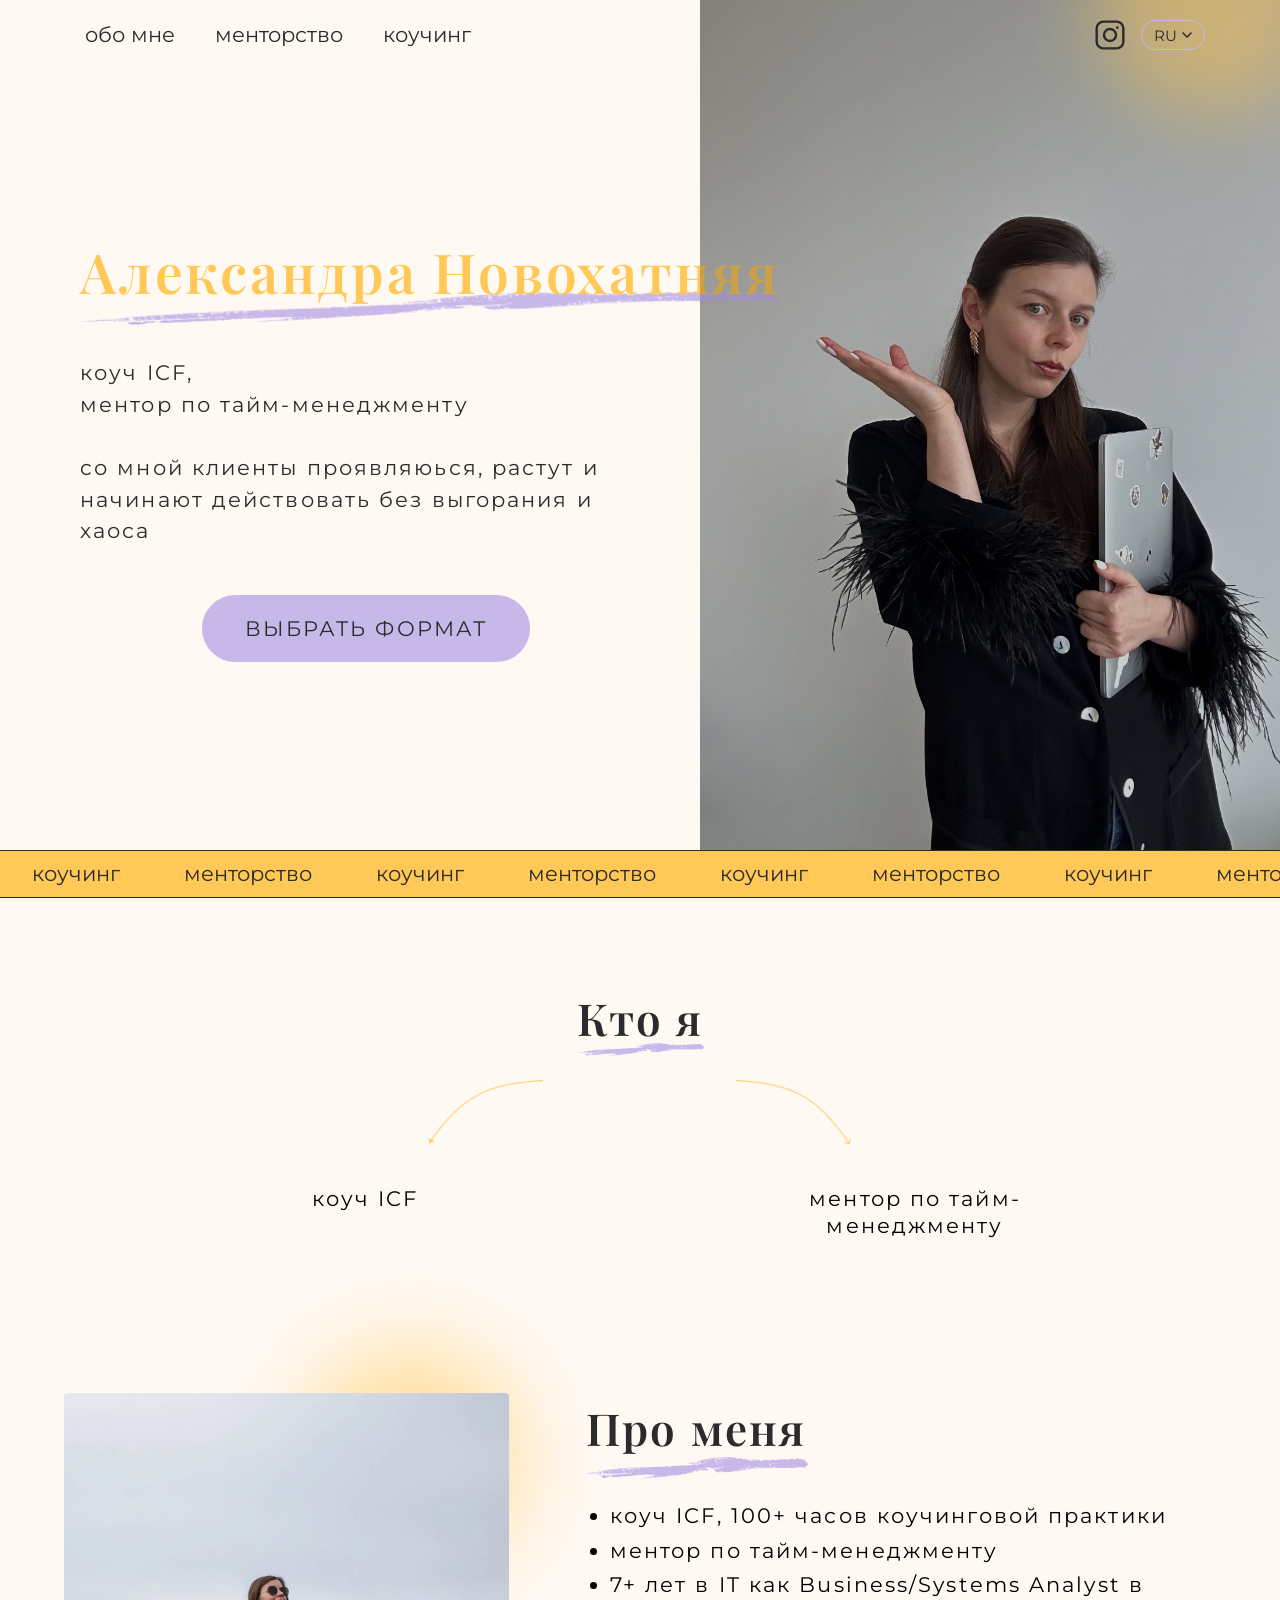
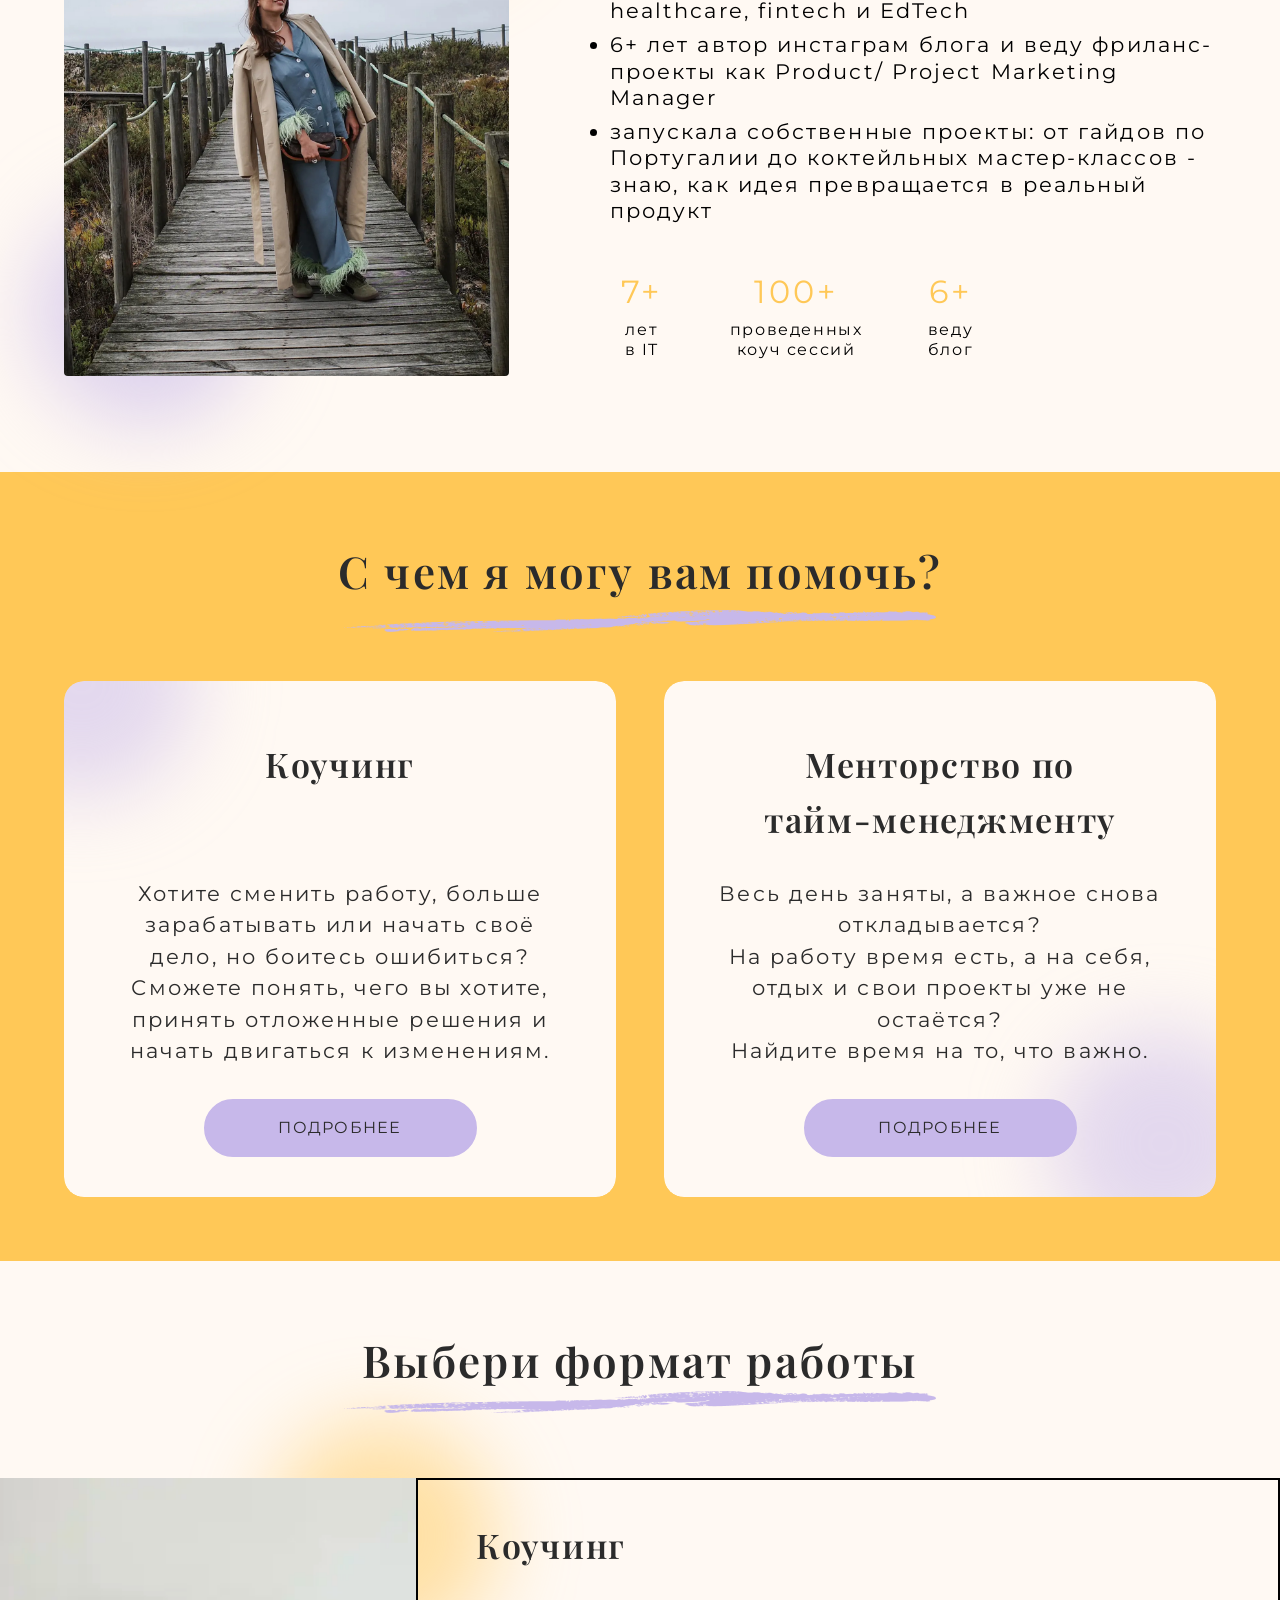
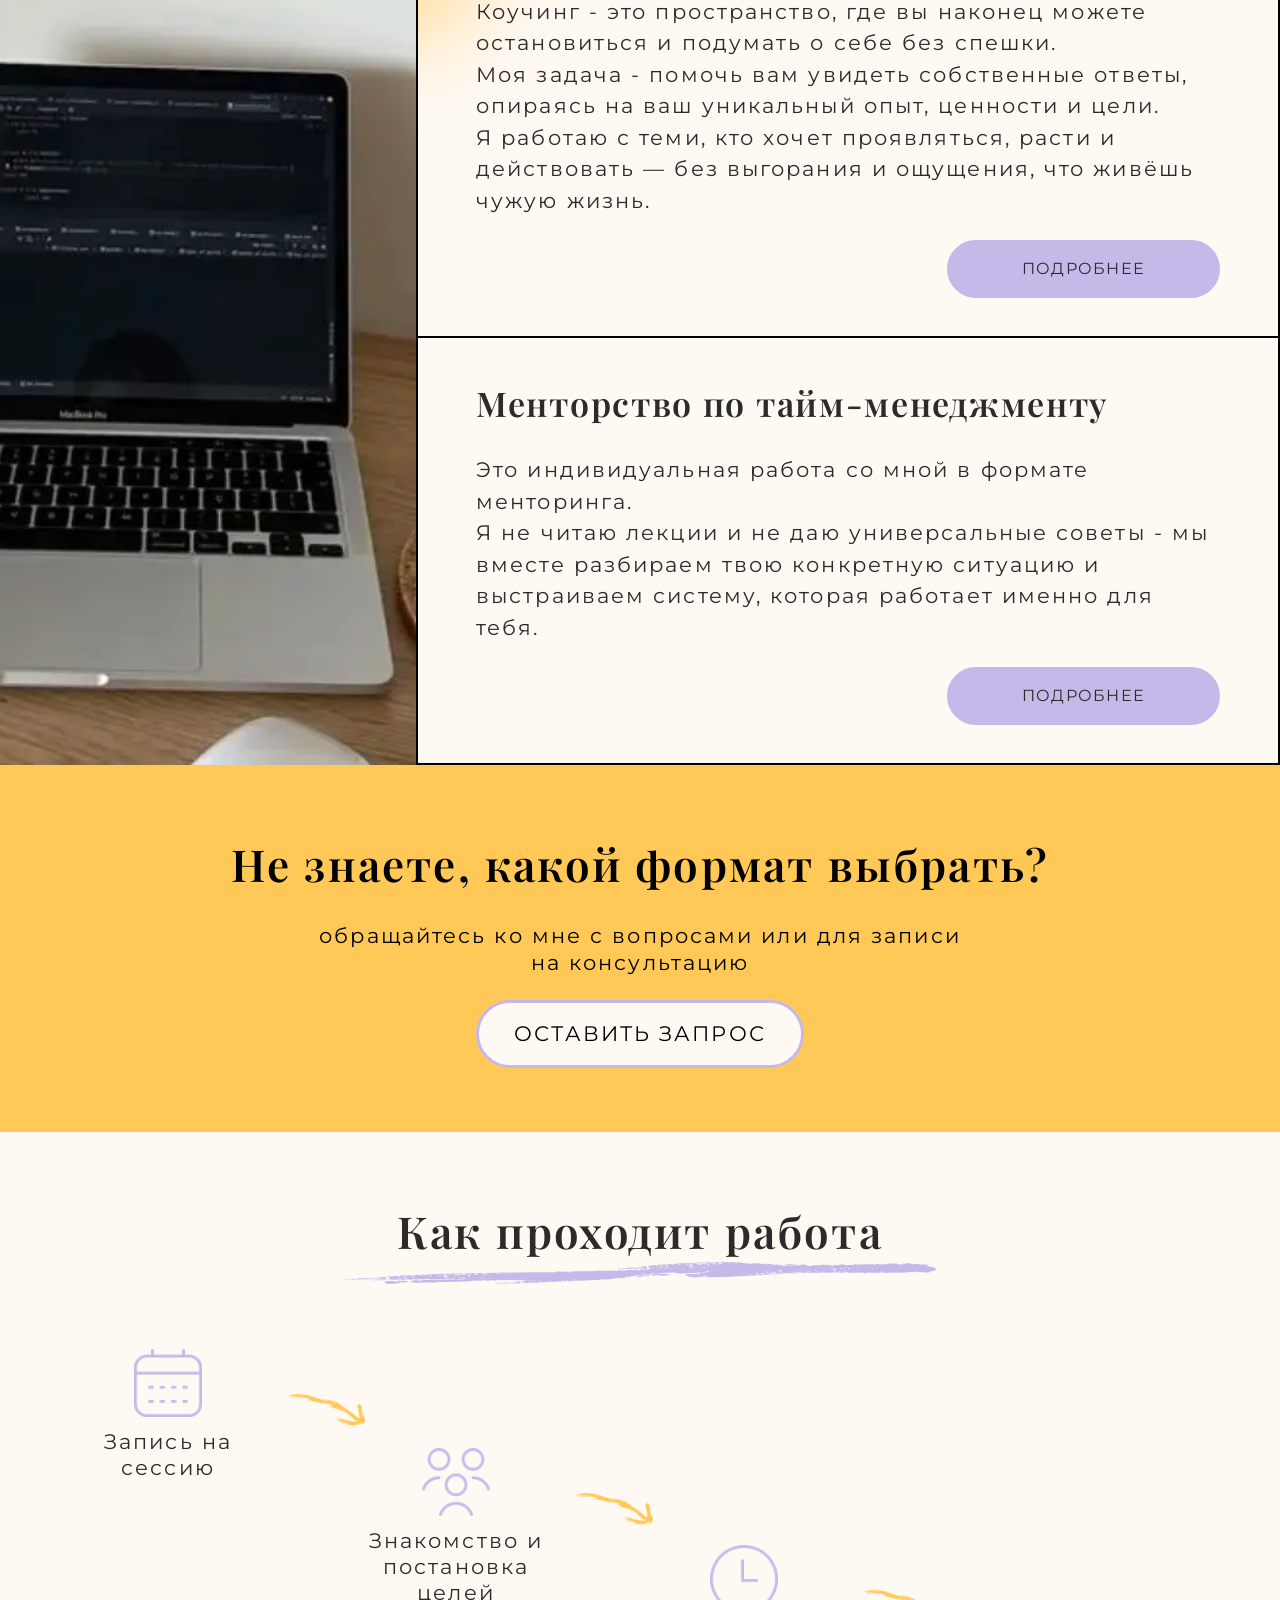
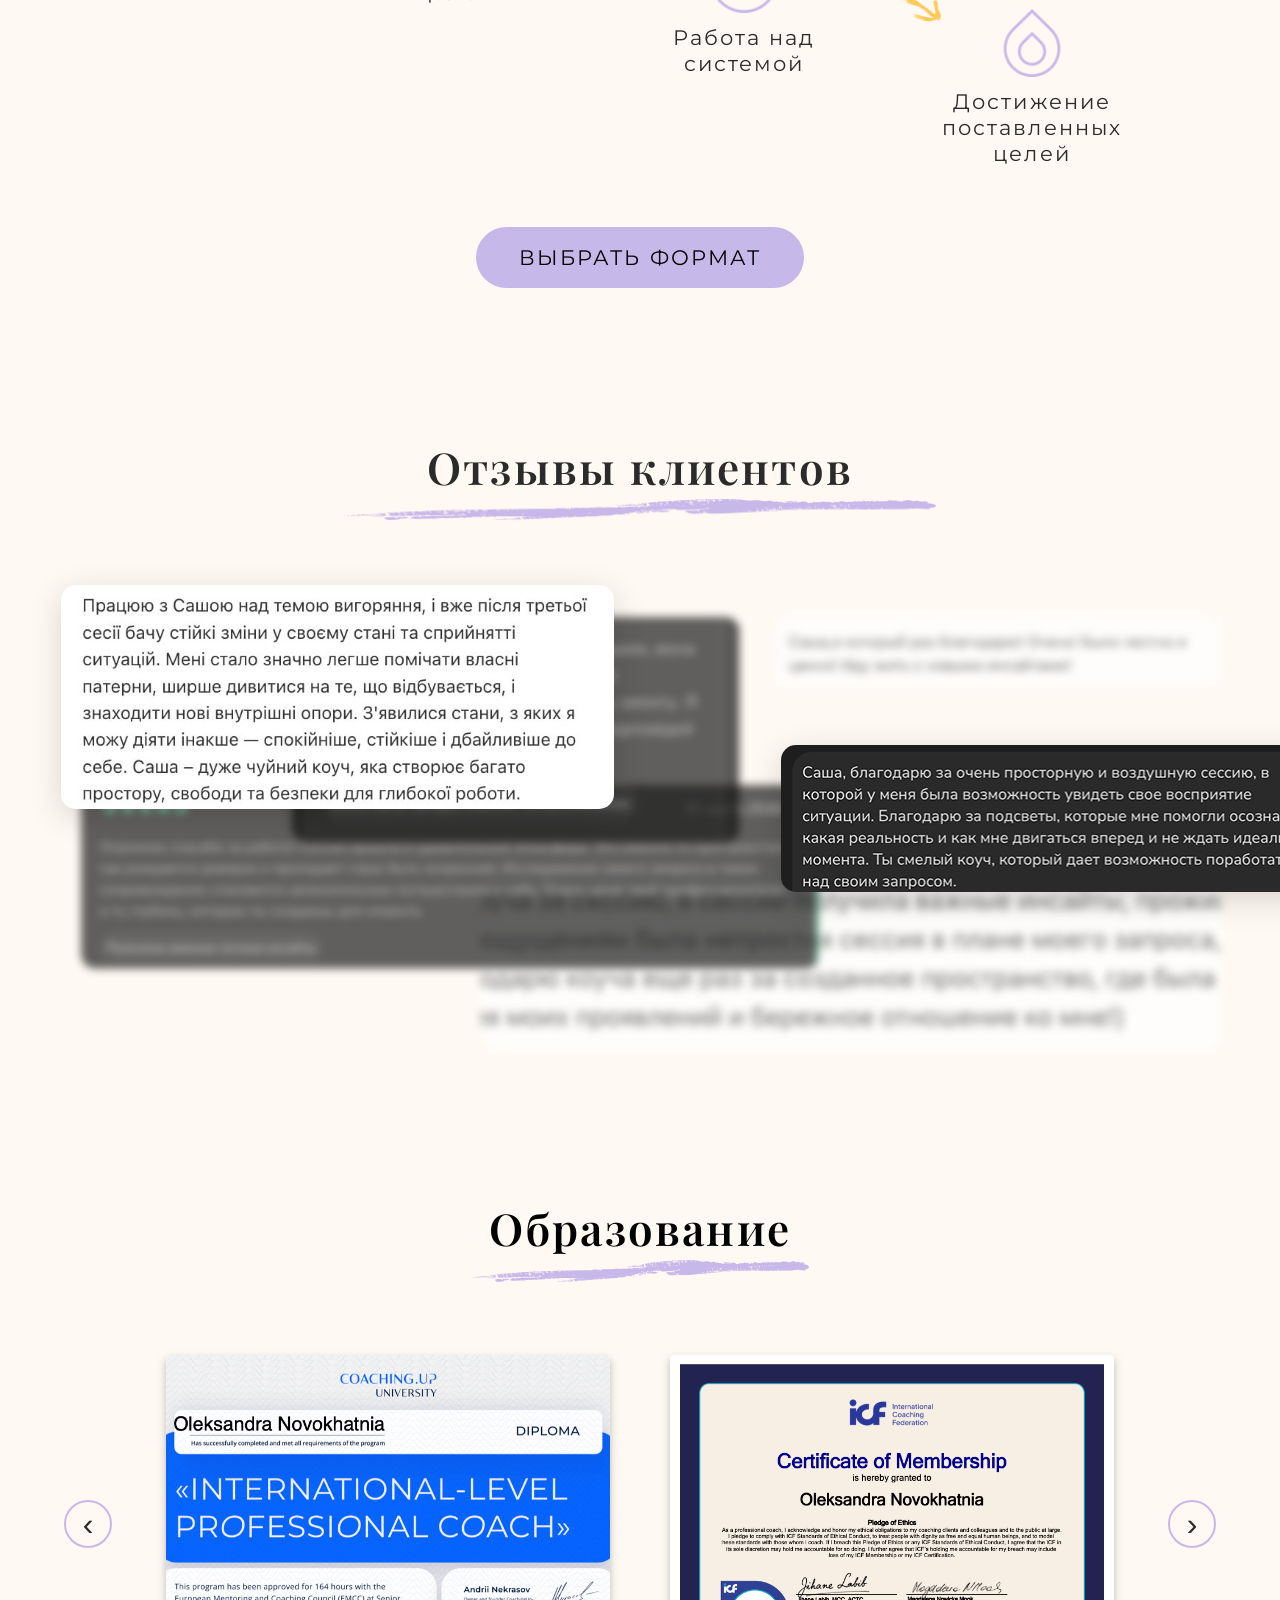
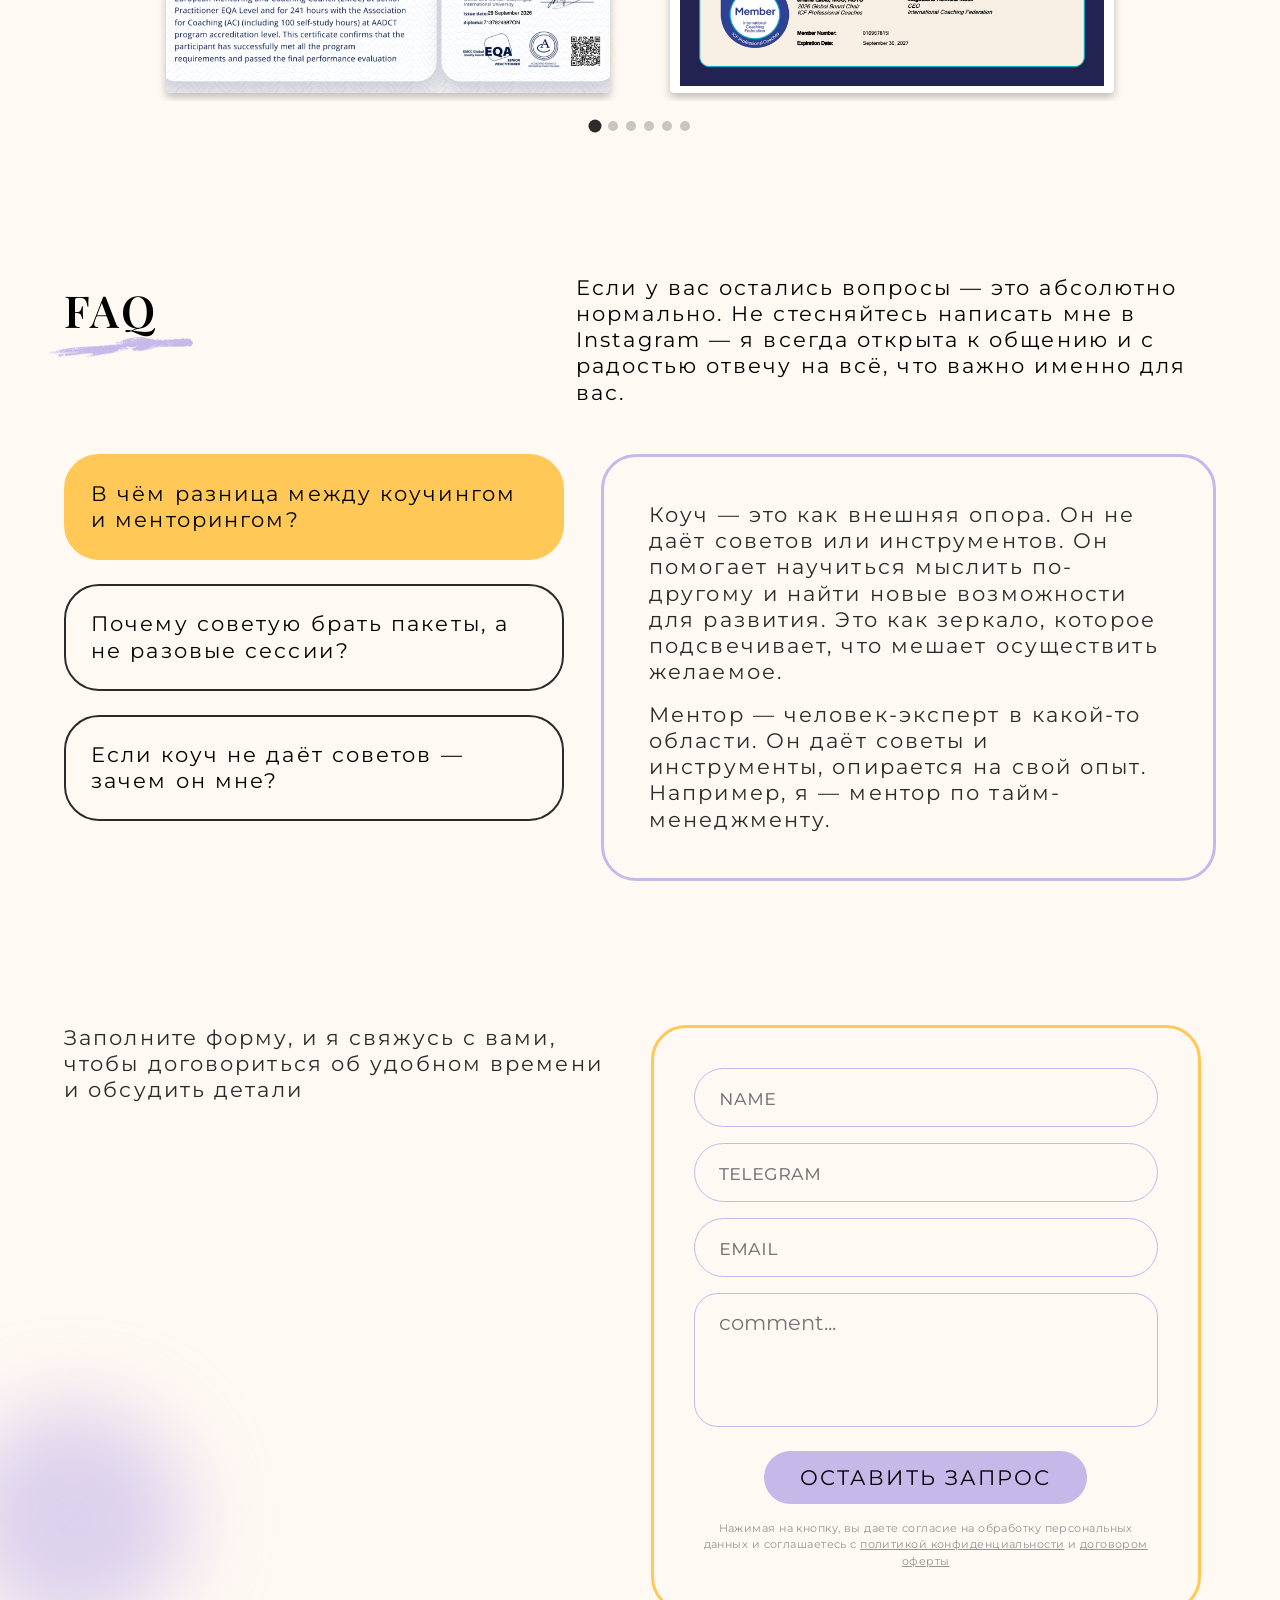
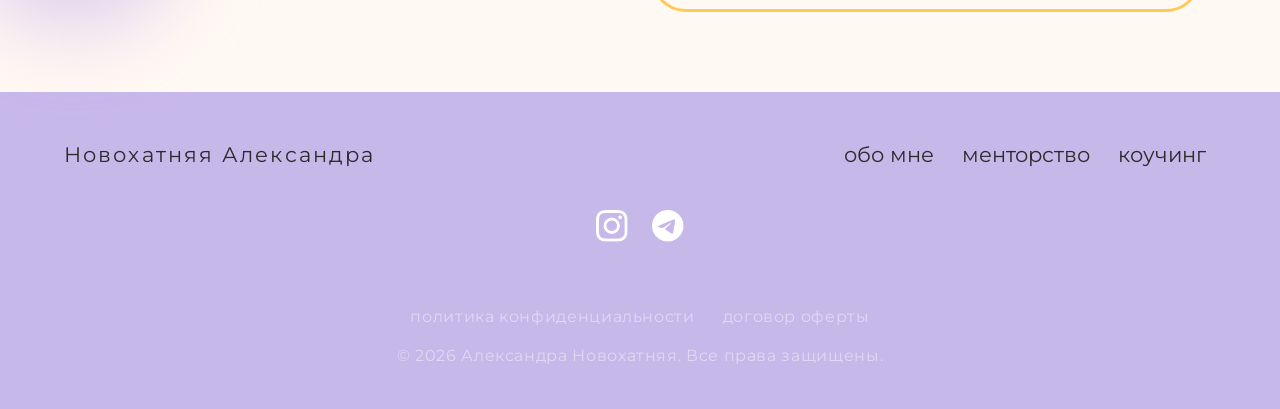
<file: index.html>
<!DOCTYPE html>
<html lang="ru">
<head>
  <meta charset="UTF-8" />
  <meta name="viewport" content="width=device-width, initial-scale=1.0" />
  <meta name="description" content="Александра Новохатняя — коуч-студент акредитованої ICF програми та ментор з тайм-менеджменту" />
  <title>Александра Новохатняя — Коуч та Ментор</title>
  <link rel="icon" type="image/png" href="assets/favicon.png" />
  <link rel="apple-touch-icon" href="favicon.png" />
  <link rel="preconnect" href="https://fonts.googleapis.com" />
  <link rel="preconnect" href="https://fonts.gstatic.com" crossorigin />
  <link href="https://fonts.googleapis.com/css2?family=Playfair+Display:wght@600&family=Montserrat:wght@400;500;600&display=swap" rel="stylesheet" />
  <link rel="stylesheet" href="style.css" />
</head>
<body>

  <!-- ==============================
       HEADER
       ============================== -->
  <header class="header" role="banner">
    <!-- Burger (mobile only) -->
    <button class="burger" id="burger-btn" aria-label="Відкрити меню" aria-expanded="false" aria-controls="mobile-nav">
      <span class="burger__line"></span>
      <span class="burger__line"></span>
      <span class="burger__line"></span>
    </button>

    <!-- Desktop nav (hidden on mobile via CSS) -->
    <nav class="header__nav" aria-label="Основна навігація">
      <ul class="header__nav-list" role="list">
        <li><a href="#about" class="header__nav-link">обо мне</a></li>
        <li><a href="mentor/" class="header__nav-link">менторство</a></li>
        <li><a href="coaching/" class="header__nav-link">коучинг</a></li>
      </ul>
    </nav>

    <!-- Desktop right: Instagram + перемикач мови -->
    <div class="header__right">
      <a href="https://www.instagram.com/sasha_newhouse" target="_blank" rel="noopener noreferrer"
         class="header__insta" aria-label="Перейти до Instagram">
        <svg width="32" height="32" viewBox="0 0 24 24" fill="none" xmlns="http://www.w3.org/2000/svg" aria-hidden="true" focusable="false">
          <rect x="2" y="2" width="20" height="20" rx="5" stroke="currentColor" stroke-width="1.8"/>
          <circle cx="12" cy="12" r="4.5" stroke="currentColor" stroke-width="1.8"/>
          <circle cx="17.5" cy="6.5" r="1" fill="currentColor"/>
        </svg>
      </a>

      <div class="lang" id="lang-desktop">
        <button class="lang__btn" id="lang-btn-desktop" aria-haspopup="listbox" aria-expanded="false" aria-label="Вибір мови">
          <span class="lang__current" id="lang-current-desktop">RU</span>
          <svg class="lang__arrow" width="10" height="6" viewBox="0 0 10 6" fill="none" aria-hidden="true">
            <path d="M1 1L5 5L9 1" stroke="#2B2B2B" stroke-width="1.5" stroke-linecap="round" stroke-linejoin="round"/>
          </svg>
        </button>
        <ul class="lang__dropdown" id="lang-dropdown-desktop" role="listbox" aria-label="Мови" aria-hidden="true">
          <li class="lang__option lang__option--active" role="option" aria-selected="true"  data-lang="UA"><a href="">RU</a></li>
          <li class="lang__option"                      role="option" aria-selected="false" data-lang="RU"><a href="ua/">UA</a></li>
        </ul>
      </div>
    </div>
  </header>

  <!-- Mobile dropdown nav -->
  <nav class="mobile-nav" id="mobile-nav" aria-label="Мобільна навігація">
    <a href="#about" class="mobile-nav__link">обо мне</a>
    <a href="mentor/" class="mobile-nav__link">менторство</a>
    <a href="coaching/" class="mobile-nav__link">коучинг</a>
  </nav>

  <main id="main-content">

    <!-- ==============================
         HERO
         ============================== -->
    <section class="hero" aria-labelledby="hero-title">
      <div class="hero__content">
        <h1 class="hero__title" id="hero-title">
          <span class="hero__title-inner">
            Александра Новохатняя
            <img src="assets/vector_15__1_.png" alt="" class="hero__title-vector" aria-hidden="true" />
          </span>
        </h1>

        <p class="hero__subtitle">
          коуч ICF,<br />
          ментор по тайм-менеджменту
        </p>

        <p class="hero__description">
          cо мной клиенты проявляюься,
          растут и начинают действовать без выгорания и хаоса
        </p>

        <a href="#formats" class="btn btn--lavender">ВЫБРАТЬ ФОРМАТ</a>
      </div>

      <div class="hero__image-wrap">
        <!-- Ellipse 43: amber blur 227×227px, top-right corner -->
        <div class="hero__blur hero__blur--amber" aria-hidden="true"></div>
        <!-- Dark overlay rgba(0,0,0,0.2) per Figma -->
        <div class="hero__photo-overlay" aria-hidden="true"></div>
        <img
          src="assets/main_photo.webp"
          alt="Александра Новохатняя"
          class="hero__photo"
          loading="eager"
          fetchpriority="high"
        />
      </div>
    </section>

    <!-- ==============================
         MARQUEE STRIP
         ============================== -->
    <div class="marquee-strip" aria-hidden="true">
      <div class="marquee-track">
        <span>коучинг</span>
        <span>менторство</span>
        <span>коучинг</span>
        <span>менторство</span>
        <span>коучинг</span>
        <span>менторство</span>
        <span>коучинг</span>
        <span>менторство</span>
        <span>коучинг</span>
        <span>менторство</span>
        <span>коучинг</span>
        <span>менторство</span>
        <span>коучинг</span>
        <span>менторство</span>
        <span>коучинг</span>
        <span>менторство</span>
      </div>
    </div>

    <!-- ==============================
         WHO I AM
         ============================== -->
    <section class="who" id="about" aria-labelledby="who-title">
      <div class="who__inner">
        <div class="who__heading-wrap">
          <h2 class="who__title" id="who-title">Кто я</h2>
          <img src="assets/vector_17.png" alt="" class="who__title-vector" aria-hidden="true" />
        </div>

        <div class="who__arrows" aria-hidden="true">
          <img src="assets/arrow_13.png" alt="" class="who__arrow who__arrow--left" />
          <img src="assets/arrow_14.png" alt="" class="who__arrow who__arrow--right" />
        </div>

        <div class="who__cards">
          <div class="who__card">
            <p class="who__card-text">коуч ICF</p>
          </div>
          <div class="who__card">
            <p class="who__card-text">ментор по тайм-менеджменту</p>
          </div>
        </div>
      </div>
    </section>

    <!-- ==============================
         ABOUT ME
         ============================== -->
    <section class="about" id="about-me" aria-labelledby="about-title">
      <div class="about__image-col">
        <div class="about__photo-wrap">
          <div class="about__blur about__blur--amber" aria-hidden="true"></div>
          <div class="about__blur about__blur--lavender" aria-hidden="true"></div>
          <img
            src="assets/about.webp"
            alt="Александра Новохатняя — портрет"
            class="about__photo"
            loading="lazy"
          />
        </div>
      </div>

      <div class="about__content">
        <div class="about__heading-wrap">
          <h2 class="about__title" id="about-title">Про меня</h2>
          <img src="assets/vector_17.png" alt="" class="about__title-vector" aria-hidden="true" />
        </div>

        <ul class="about__list" aria-label="Факты про меня">
          <li>коуч ICF, 100+ часов коучинговой практики</li>
          <li>ментор по тайм-менеджменту</li>
          <li>7+ лет в IT как Business/Systems Analyst в healthcare, fintech и EdTech</li>
          <li>6+ лет автор инстаграм блога и веду фриланс-проекты как Product/ Project Marketing Manager</li>
          <li>запускала собственные проекты: от гайдов по Португалии до коктейльных мастер-классов - знаю, как идея превращается в реальный продукт</li>
        </ul>

        <div class="about__stats" aria-label="Статистика">
          <div class="about__stat">
            <span class="about__stat-num">7+</span>
            <span class="about__stat-label">лет <br/>в IT</span>
          </div>
          <div class="about__stat">
            <span class="about__stat-num">100+</span>
            <span class="about__stat-label">проведенных<br/>коуч сессий</span>
          </div>
          <div class="about__stat">
            <span class="about__stat-num">6+</span>
            <span class="about__stat-label">веду<br/>блог</span>
          </div>
        </div>
      </div>
    </section>

    <!-- ==============================
         HELP / COACHING & MENTORING
         ============================== -->
    <section class="help" id="coaching" aria-labelledby="help-title">
      <div class="help__inner">
        <div class="help__heading-wrap">
          <h2 class="section-title" id="help-title">С чем я могу вам помочь?</h2>
          <img src="assets/Vector_19.png" alt="" class="help__title-vector" aria-hidden="true" />
        </div>

        </div>

        <div class="help__cards">
          <article class="help__card">
            <div class="help__blur help__blur--tl" aria-hidden="true"></div>
            <h3 class="help__card-title">Коучинг</h3>
            <p class="help__card-text">
              Хотите сменить работу, больше зарабатывать или начать своё дело, но боитесь ошибиться? <br />
              Сможете понять, чего вы хотите, принять отложенные решения и начать двигаться к изменениям.
            </p>
            <a href="coaching/" class="btn btn--lavender help__btn">ПОДРОБНЕЕ</a>
          </article>

          <article class="help__card">
            <div class="help__blur help__blur--bl" aria-hidden="true"></div>
            <h3 class="help__card-title">Менторство по<br />тайм-менеджменту</h3>
            <p class="help__card-text">
              Весь день заняты, a важное снова откладывается? <br />
              На работу время есть, а на себя, отдых и свои проекты уже не остаётся? <br />
              Найдите время на то, что важно.
            </p>
            <a href="mentor/" class="btn btn--lavender help__btn">ПОДРОБНЕЕ</a>
          </article>
        </div>
      </div>
    </section>

    <!-- ==============================
         FORMATS
         ============================== -->
    <section class="formats" id="formats" aria-labelledby="formats-title">
      <div class="formats__heading-wrap">
        <h2 class="formats__title" id="formats-title">Выбери формат работы</h2>
        <img src="assets/Vector_21.png" alt="" class="formats__title-vector" aria-hidden="true" />
      </div>

      <div class="formats__layout">
        <div class="formats__image-col">
          <div class="formats__blur" aria-hidden="true"></div>
          <img
            src="assets/formats.webp"
            alt="Формати роботи — фото Александра"
            class="formats__photo"
            loading="lazy"
          />
        </div>

        <div class="formats__cards-col">
          <article class="formats__card">
            <h3 class="formats__card-title">Коучинг</h3>
            <p class="formats__card-text">
              Коучинг - это пространство, где вы наконец можете остановиться и подумать о себе без спешки. <br/>Моя задача - помочь вам увидеть собственные ответы, опираясь на ваш уникальный опыт, ценности и цели.<br/> Я работаю с теми, кто хочет проявляться, расти и действовать — без выгорания и ощущения, что живёшь чужую жизнь.
            </p>
            <a href="coaching/" class="btn btn--lavender formats__btn">ПОДРОБНЕЕ</a>
          </article>

          <article class="formats__card formats__card--no-top">
            <h3 class="formats__card-title">Менторство по тайм-менеджменту</h3>
            <p class="formats__card-text">
              Это индивидуальная работа со мной в формате менторинга. <br/>Я не читаю лекции и не даю универсальные советы - мы вместе разбираем твою конкретную ситуацию и выстраиваем систему, которая работает именно для тебя.
            </p>
            <a href="mentor/" class="btn btn--lavender formats__btn">ПОДРОБНЕЕ</a>
          </article>
        </div>
      </div>
    </section>

    <!-- ==============================
         CTA STRIP
         ============================== -->
    <section class="cta-strip" aria-labelledby="cta-title">
      <h2 class="cta-strip__title" id="cta-title">Не знаете, какой формат выбрать?</h2>
      <p class="cta-strip__sub">обращайтесь ко мне с вопросами или для записи на консультацию</p>
      <a href="#contact" class="btn cta-strip__btn">ОСТАВИТЬ ЗАПРОС</a>
    </section>

    <!-- ==============================
         PROCESS
         ============================== -->
    <section class="process" aria-labelledby="process-title">
      <div class="process__heading-wrap">
        <h2 class="process__title" id="process-title">Как проходит работа</h2>
        <img src="assets/Vector_22.png" alt="" class="process__title-vector" aria-hidden="true" />
      </div>

      <ol class="process__steps" aria-label="Кроки роботи">
        <li class="process__step">
          <img src="assets/free-icon-font-calendar__1_.png" alt="" class="process__icon" aria-hidden="true" />
          <p class="process__label">Запись на сессию</p>
          <img src="assets/group_49.png" alt="" class="process__arrow" aria-hidden="true" />
        </li>

        <li class="process__step">
          <img src="assets/free-icon-font-users-alt__1_.png" alt="" class="process__icon" aria-hidden="true" />
          <p class="process__label">Знакомство и постановка целей</p>
          <img src="assets/group_49.png" alt="" class="process__arrow" aria-hidden="true" />
        </li>

        <li class="process__step">
          <img src="assets/free-icon-font-clock-three__2_.png" alt="" class="process__icon" aria-hidden="true" />
          <p class="process__label">Работа над системой</p>
          <img src="assets/group_49.png" alt="" class="process__arrow" aria-hidden="true" />
        </li>

        <li class="process__step">
          <img src="assets/free-icon-font-fire-flame-simple.png" alt="" class="process__icon" aria-hidden="true" />
          <p class="process__label">Достижение поставленных целей</p>
        </li>
      </ol>

      <div class="process__cta">
        <a href="#formats" class="btn process__btn">ВЫБРАТЬ ФОРМАТ</a>
      </div>
    </section>

    <!-- ==============================
         REVIEWS
         ============================== -->
    <section class="reviews" aria-labelledby="reviews-title">
      <div class="reviews__heading-wrap">
        <h2 class="reviews__title" id="reviews-title">Отзывы клиентов</h2>
        <img src="assets/Vector_21.png" alt="" class="reviews__title-vector" aria-hidden="true" />
      </div>

      <!-- Desktop: стек із 3 карток -->
      <div class="reviews__stack" id="reviews-stack" role="region" aria-label="Відгуки клієнтів">
        <article class="reviews__card reviews__card--active" data-index="0" tabindex="0" aria-label="Відгук 1">
          <img src="assets/review_1.jpeg" alt="Відгук клієнта 1" class="reviews__card-img" draggable="false" loading="lazy" />
        </article>
        <article class="reviews__card reviews__card--back" data-index="1" tabindex="0" role="button" aria-label="Відгук 2">
          <img src="assets/review_2.jpg" alt="Відгук клієнта 2" class="reviews__card-img" draggable="false" loading="lazy" />
        </article>
        <article class="reviews__card reviews__card--back" data-index="2" tabindex="0" role="button" aria-label="Відгук 3">
          <img src="assets/review_3.jpg" alt="Відгук клієнта 3" class="reviews__card-img" draggable="false" loading="lazy" />
        </article>
        <article class="reviews__card reviews__card--active" data-index="3" tabindex="0" aria-label="Відгук 1">
          <img src="assets/image_30.png" alt="Відгук клієнта 1" class="reviews__card-img" draggable="false" loading="lazy" />
        </article>
        <article class="reviews__card reviews__card--back" data-index="4" tabindex="0" role="button" aria-label="Відгук 2">
          <img src="assets/image_32.png" alt="Відгук клієнта 2" class="reviews__card-img" draggable="false" loading="lazy" />
        </article>
        <article class="reviews__card reviews__card--back" data-index="5" tabindex="0" role="button" aria-label="Відгук 3">
          <img src="assets/image_33.png" alt="Відгук клієнта 3" class="reviews__card-img" draggable="false" loading="lazy" />
        </article>
      </div>

      <!-- Mobile/tablet: слайдер -->
      <div class="reviews__slider" role="region" aria-label="Слайдер відгуків">
        <div class="reviews__slider-track-wrap">
          <div class="reviews__slider-track" id="reviews-slider-track">
            <div class="reviews__slide"><img src="assets/review_1.jpeg" alt="Відгук клієнта 1" loading="lazy" /></div>
            <div class="reviews__slide"><img src="assets/review_2.jpg" alt="Відгук клієнта 2" loading="lazy" /></div>
            <div class="reviews__slide"><img src="assets/review_3.jpg" alt="Відгук клієнта 3" loading="lazy" /></div>
            <div class="reviews__slide"><img src="assets/image_30.png" alt="Відгук клієнта 1" loading="lazy" /></div>
            <div class="reviews__slide"><img src="assets/image_32.png" alt="Відгук клієнта 2" loading="lazy" /></div>
            <div class="reviews__slide"><img src="assets/image_33.png" alt="Відгук клієнта 3" loading="lazy" /></div>
          </div>
        </div>
        <div class="reviews__dots" role="tablist" aria-label="Навігація слайдера">
          <button class="reviews__dot reviews__dot--active" role="tab" aria-selected="true"  aria-label="Відгук 1" data-slide="0"></button>
          <button class="reviews__dot"                     role="tab" aria-selected="false" aria-label="Відгук 2" data-slide="1"></button>
          <button class="reviews__dot"                     role="tab" aria-selected="false" aria-label="Відгук 3" data-slide="2"></button>
          <button class="reviews__dot"                     role="tab" aria-selected="false" aria-label="Відгук 4" data-slide="3"></button>
          <button class="reviews__dot"                     role="tab" aria-selected="false" aria-label="Відгук 5" data-slide="4"></button>
          <button class="reviews__dot"                     role="tab" aria-selected="false" aria-label="Відгук 6" data-slide="5"></button>
        </div>
      </div>

    </section>

    <!-- ==============================
         CERTIFICATES
         ============================== -->
    <section class="certs" aria-labelledby="certs-title">
      <div class="certs__heading-wrap">
        <h2 class="certs__title" id="certs-title">Образование</h2>
        <img src="assets/Vector_20.png" alt="" class="certs__title-vector" aria-hidden="true" />
      </div>

      <!-- Desktop: grid (без змін) -->
      <div class="certs__grid">
        <figure class="certs__card">
          <img
            src="assets/coaching_diploma.webp"
            alt="Диплом ICF"
            class="certs__img"
            loading="lazy"
          />
        </figure>
        <figure class="certs__card">
          <img
            src="assets/coaching_icf_member.webp"
            alt="Членство ICF"
            class="certs__img"
            loading="lazy"
          />
        </figure>
        <figure class="certs__card">
          <img
            src="assets/diploma_kpi.webp"
            alt="Диплом КПИ"
            class="certs__img"
            loading="lazy"
          />
        </figure>
        <figure class="certs__card">
            <img
              src="assets/certificate_Ethical.webp"
              alt="Сертифікат акредитації ICF"
              class="certs__img"
              loading="lazy"
            />
        </figure>
        <figure class="certs__card">
          <img
            src="assets/long-term_contracts.webp"
            alt="Сертифікат акредитації ICF"
            class="certs__img"
            loading="lazy"
          />
        </figure>
                <figure class="certs__card">
          <img
            src="assets/Metaphors_and_Transformation Pauses.webp"
            alt="Сертифікат акредитації ICF"
            class="certs__img"
            loading="lazy"
          />
        </figure>
      </div>

      <!-- Desktop: слайдер (активується JS коли > 2 зображень) -->
      <div class="certs__desktop-slider" id="certs-desktop-slider" role="region" aria-label="Слайдер сертифікатів десктоп">
        <div class="certs__desktop-track-wrap">
          <button class="certs__desktop-btn certs__desktop-prev" aria-label="Попередній сертифікат">&#8249;</button>
          <div class="certs__desktop-track-outer">
            <div class="certs__desktop-track"></div>
          </div>
          <button class="certs__desktop-btn certs__desktop-next" aria-label="Наступний сертифікат">&#8250;</button>
        </div>
        <div class="certs__desktop-dots" role="tablist" aria-label="Навігація слайдера"></div>
      </div>

      <!-- Mobile/tablet: слайдер -->
      <div class="certs__slider" role="region" aria-label="Слайдер сертифікатів">
        <div class="certs__slider-track-wrap">
          <div class="certs__slider-track" id="certs-slider-track">
            <div class="certs__slide">
              <img src="assets/certificate_Ethical.webp" alt="Сертифікат 1" loading="lazy" />
            </div>
            <div class="certs__slide">
              <img src="assets/long-term_contracts.webp" alt="Сертифікат 2" loading="lazy" />
            </div>
            <div class="certs__slide">
              <img src="assets/Metaphors_and_Transformation Pauses.webp" alt="Сертифікат 3" loading="lazy" />
            </div>
          </div>
        </div>
        <div class="certs__dots" role="tablist" aria-label="Навігація слайдера">
          <button class="certs__dot certs__dot--active" role="tab" aria-selected="true"  aria-label="Сертифікат 1" data-slide="0"></button>
          <button class="certs__dot"                   role="tab" aria-selected="false" aria-label="Сертифікат 2" data-slide="1"></button>
          <button class="certs__dot"                   role="tab" aria-selected="false" aria-label="Сертифікат 3" data-slide="2"></button>          
        </div>
      </div>

    </section>

    <!-- ==============================
         FAQ
         ============================== -->
    <section class="faq" id="faq" aria-labelledby="faq-title">
      <div class="faq__header">
        <div class="faq__heading-wrap">
          <h2 class="faq__title" id="faq-title">FAQ</h2>
          <img src="assets/Vector_24.png" alt="" class="faq__title-vector" aria-hidden="true" />
        </div>
        <p class="faq__sub">
          Если у вас остались вопросы — это абсолютно нормально.
          Не стесняйтесь написать мне в Instagram — я всегда открыта
          к общению и с радостью отвечу на всё, что важно именно для вас.
        </p>
      </div>

      <div class="faq__layout">
        <div class="faq__questions" role="tablist" aria-label="Питання FAQ">
          <button
            class="faq__q faq__q--active"
            data-answer="answer-1"
            role="tab"
            aria-selected="true"
            aria-controls="answer-1"
            id="tab-1"
          >
            В чём разница между коучингом и менторингом?
          </button>
          <button
            class="faq__q"
            data-answer="answer-2"
            role="tab"
            aria-selected="false"
            aria-controls="answer-2"
            id="tab-2"
          >
            Почему советую брать пакеты, а не разовые сессии?
          </button>
          <button
            class="faq__q"
            data-answer="answer-3"
            role="tab"
            aria-selected="false"
            aria-controls="answer-3"
            id="tab-3"
          >
            Если коуч не даёт советов — зачем он мне?
          </button>
        </div>

        <div class="faq__answer-box" role="tabpanel">

          <div class="faq__answer" id="answer-1" aria-labelledby="tab-1">
            <p>Коуч — это как внешняя опора. Он не даёт советов или инструментов. Он помогает научиться мыслить по-другому и найти новые возможности для развития. Это как зеркало, которое подсвечивает, что мешает осуществить желаемое.</p>
            <p>Ментор — человек-эксперт в какой-то области. Он даёт советы и инструменты, опирается на свой опыт. Например, я — ментор по тайм-менеджменту.</p>
          </div>

          <div class="faq__answer faq__answer--hidden" id="answer-2" aria-labelledby="tab-2">
            <p>Разовая сессия даёт инсайт, но не даёт изменений. Изменения происходят через повторение, рефлексию и последовательность.</p>
          </div>

          <div class="faq__answer faq__answer--hidden" id="answer-3" aria-labelledby="tab-3">
            <p>Советы - это чужие ответы на твои вопросы. Они не всегда работают. </p>
            <p>Коучинг развивает твою способность думать яснее и принимать решения без зависимости от чужих мнений. Это навык, который остаётся с тобой навсегда.</p>
          </div>
        </div>
      </div>
    </section>

    <!-- ==============================
         CONTACT
         ============================== -->
    <section class="contact" id="contact" aria-labelledby="contact-title">
      <div class="contact__blur" aria-hidden="true"></div>

      <p class="contact__text" id="contact-title">
        Заполните форму, и я свяжусь с вами,<br />
        чтобы договориться об удобном времени<br />
        и обсудить детали
      </p>
      <form action="https://formspree.io/f/xbdeoyad" method="POST" class="contact__form-wrap">
        <div class="contact__field">
          <input type="hidden" name="page_url" id="page-url"/>
          <script>
              document.getElementById('page-url').value = window.location.href;
          </script>
          <label for="contact-name" class="sr-only">Ім'я</label>
          <input
            type="text"
            id="contact-name"
            name="name"
            placeholder="name"
            class="contact__input"
            autocomplete="name"
            required
          />
        </div>
        <div class="contact__field">
          <label for="contact-phone" class="sr-only">telegram</label>
          <input
            type="tel"
            id="contact-phone"
            name="telegram"
            placeholder="telegram"
            class="contact__input"
            autocomplete="tel"
            required
          />
        </div>
        <div class="contact__field">
          <label for="contact-email" class="sr-only">Email</label>
          <input
            type="email"
            id="contact-email"
            name="email"
            placeholder="email"
            class="contact__input"
            autocomplete="email"
            required
          />
        </div>
        <div class="contact__field">
          <label for="contact-comment" class="sr-only">Коментарии</label>
          <textarea
            id="contact-comment"
            name="comment"
            placeholder="comment..."
            class="contact__input contact__textarea"
            rows="4"
          ></textarea>
        </div>
        <button type="submit" class="btn contact__submit">оставить запрос</button>
        <p class="contact__privacy">Нажимая на кнопку, вы даете согласие на обработку персональных данных и соглашаетесь c <a href="privacy-policy" style="text-decoration: underline;">политикой конфиденциальности</a> и <a href="oferta" style="text-decoration: underline;">договором оферты</a></p>
      </form>
    </section>

  </main>

  <!-- ==============================
       FOOTER
       ============================== -->
  <footer class="footer" role="contentinfo">
    <div class="footer__top">
      <p class="footer__name">Новохатняя Александра</p>
      <nav class="footer__nav" aria-label="Навігація в підвалі">
        <a href="#about" class="footer__link">обо мне</a>
        <a href="mentor/" class="footer__link">менторство</a>
        <a href="coaching/" class="footer__link">коучинг</a>
      </nav>
    </div>

    <div class="footer__socials">
      <a href="https://www.instagram.com/sasha_newhouse" target="_blank" rel="noopener noreferrer"
         class="footer__social-link" aria-label="Instagram">
        <img src="assets/Social_Icons1.png" alt="Instagram" class="footer__social-icon" />
      </a>
      <a href="https://t.me/+NM1TqLXFt6I1ZDc6" target="_blank" rel="noopener noreferrer"
         class="footer__social-link" aria-label="Соціальна мережа">
        <img src="assets/Social_Icons2.png" alt="" class="footer__social-icon" />
      </a>
    </div>
    <div class="footer__bottom">
      <nav class="footer__nav" "aria-label="Юридичні документи">
        <a href="privacy-policy" class="footer__nav-link">политика конфиденциальности</a>
        <a href="oferta" class="footer__nav-link">договор оферты</a>
      </nav>
      <p>© 2026 Александра Новохатняя. Все права защищены.</p>
    </div>
  </footer>

  <script>
    // Burger menu
    const burgerBtn = document.getElementById('burger-btn');
    const mobileNav = document.getElementById('mobile-nav');

    burgerBtn.addEventListener('click', () => {
      const isOpen = mobileNav.classList.toggle('mobile-nav--open');
      burgerBtn.classList.toggle('burger--open', isOpen);
      burgerBtn.setAttribute('aria-expanded', isOpen);
    });

    // Close mobile nav on link click
    mobileNav.querySelectorAll('.mobile-nav__link').forEach(link => {
      link.addEventListener('click', () => {
        mobileNav.classList.remove('mobile-nav--open');
        burgerBtn.classList.remove('burger--open');
        burgerBtn.setAttribute('aria-expanded', 'false');
      });
    });

    // Language switcher
    (function () {
      const btn      = document.getElementById('lang-btn-desktop');
      const dropdown = document.getElementById('lang-dropdown-desktop');
      const current  = document.getElementById('lang-current-desktop');
      const wrapper  = document.getElementById('lang-desktop');
      if (!btn || !dropdown) return;

      btn.addEventListener('click', function (e) {
        e.stopPropagation();
        const isOpen = dropdown.classList.contains('lang__dropdown--open');
        dropdown.classList.toggle('lang__dropdown--open', !isOpen);
        wrapper.classList.toggle('lang--open', !isOpen);
        btn.setAttribute('aria-expanded', String(!isOpen));
        dropdown.setAttribute('aria-hidden', String(isOpen));
      });

      dropdown.querySelectorAll('.lang__option').forEach(function (option) {
        option.addEventListener('click', function () {
          dropdown.querySelectorAll('.lang__option').forEach(function (o) {
            o.classList.remove('lang__option--active');
            o.setAttribute('aria-selected', 'false');
          });
          option.classList.add('lang__option--active');
          option.setAttribute('aria-selected', 'true');
          current.textContent = option.dataset.lang;
          dropdown.classList.remove('lang__dropdown--open');
          wrapper.classList.remove('lang--open');
          btn.setAttribute('aria-expanded', 'false');
          dropdown.setAttribute('aria-hidden', 'true');
        });
      });

      document.addEventListener('click', function (e) {
        if (!wrapper.contains(e.target)) {
          dropdown.classList.remove('lang__dropdown--open');
          wrapper.classList.remove('lang--open');
          btn.setAttribute('aria-expanded', 'false');
          dropdown.setAttribute('aria-hidden', 'true');
        }
      });
    })();

    // Reviews stack — desktop
    (function () {
      const stack = document.getElementById('reviews-stack');
      if (!stack) return;
      const cards = Array.from(stack.querySelectorAll('.reviews__card'));

      function activateCard(target) {
        cards.forEach(c => {
          c.classList.remove('reviews__card--active');
          c.classList.add('reviews__card--back');
          c.setAttribute('role', 'button');
        });
        target.classList.remove('reviews__card--back');
        target.classList.add('reviews__card--active');
        target.removeAttribute('role');
      }

      cards.forEach(card => {
        card.addEventListener('click', () => {
          if (!card.classList.contains('reviews__card--active')) activateCard(card);
        });
        card.addEventListener('keydown', e => {
          if ((e.key === 'Enter' || e.key === ' ') && !card.classList.contains('reviews__card--active')) {
            e.preventDefault();
            activateCard(card);
          }
        });
      });
    })();

    // Reviews slider — mobile/tablet
    (function () {
      const track = document.getElementById('reviews-slider-track');
      const dots  = Array.from(document.querySelectorAll('.reviews__dot'));
      if (!track || !dots.length) return;

      const slides = Array.from(track.querySelectorAll('.reviews__slide'));
      const total  = slides.length;
      if (total < 2) return;

      // Додаємо клони: копія останнього на початок, копія першого в кінець
      const cloneFirst = slides[0].cloneNode(true);
      const cloneLast  = slides[total - 1].cloneNode(true);
      track.appendChild(cloneFirst);
      track.insertBefore(cloneLast, slides[0]);
      // DOM тепер: [cloneLast, slide0, slide1, ..., slideN-1, cloneFirst]

      let current = 0; // логічний індекс (0..total-1)
      let isJumping = false;

      function slideW() {
        return track.parentElement.offsetWidth;
      }

      function scrollToReal(idx, animate) {
        // В DOM реальний слайд idx знаходиться на позиції idx+1 (бо є cloneLast на початку)
        const pos = (idx + 1) * slideW();
        if (animate) {
          track.scrollTo({ left: pos, behavior: 'smooth' });
        } else {
          track.style.scrollBehavior = 'auto';
          track.scrollLeft = pos;
          track.style.scrollBehavior = '';
        }
      }

      function updateDots(idx) {
        dots.forEach((d, i) => {
          d.classList.toggle('reviews__dot--active', i === idx);
          d.setAttribute('aria-selected', String(i === idx));
        });
      }

      // Ставимо на перший реальний слайд без анімації
      scrollToReal(0, false);
      updateDots(0);

      // Слухаємо scroll — синхронізуємо dots і робимо циклічний стрибок
      track.addEventListener('scroll', () => {
        if (isJumping) return;
        const w = slideW();
        if (!w) return;
        const pos = track.scrollLeft;
        const domIdx = Math.round(pos / w); // 0 = cloneLast, 1..total = реальні, total+1 = cloneFirst

        // Оновлюємо dots по логічному індексу
        const logical = domIdx - 1;
        if (logical >= 0 && logical < total && logical !== current) {
          current = logical;
          updateDots(current);
        }

        // Перестрибуємо з клона на реальний слайд
        if (domIdx === 0) {
          // Прокрутили до cloneLast → стрибаємо на останній реальний
          isJumping = true;
          current = total - 1;
          track.style.scrollBehavior = 'auto';
          track.scrollLeft = total * w;
          track.style.scrollBehavior = '';
          updateDots(current);
          setTimeout(() => { isJumping = false; }, 50);
        } else if (domIdx === total + 1) {
          // Прокрутили до cloneFirst → стрибаємо на перший реальний
          isJumping = true;
          current = 0;
          track.style.scrollBehavior = 'auto';
          track.scrollLeft = w;
          track.style.scrollBehavior = '';
          updateDots(current);
          setTimeout(() => { isJumping = false; }, 50);
        }
      }, { passive: true });

      dots.forEach((dot, i) => dot.addEventListener('click', () => {
        current = i;
        scrollToReal(i, true);
        updateDots(i);
      }));

      // Свайп
      let startX = 0, startY = 0, isSwiping = false;
      track.addEventListener('touchstart', e => {
        startX = e.touches[0].clientX;
        startY = e.touches[0].clientY;
        isSwiping = false;
      }, { passive: true });
      track.addEventListener('touchmove', e => {
        if (!isSwiping) {
          const dx = Math.abs(e.touches[0].clientX - startX);
          const dy = Math.abs(e.touches[0].clientY - startY);
          isSwiping = dx > dy;
        }
      }, { passive: true });
      track.addEventListener('touchend', e => {
        if (!isSwiping) return;
        const diffX = startX - e.changedTouches[0].clientX;
        if (Math.abs(diffX) > 50) {
          // Циклічний перехід
          const next = diffX > 0
            ? (current + 1) % total
            : (current - 1 + total) % total;
          current = next;
          scrollToReal(current, true);
          updateDots(current);
        }
      });
    })();

    // Certs slider — mobile/tablet
    (function () {
      const track = document.getElementById('certs-slider-track');
      const dotsContainer = document.querySelector('.certs__dots');
      const dots = dotsContainer ? Array.from(dotsContainer.querySelectorAll('.certs__dot')) : [];
      if (!track || !dots.length) return;

      const slides = Array.from(track.querySelectorAll('.certs__slide'));
      const total  = slides.length;
      if (total < 2) return;

      // Додаємо клони: копія останнього на початок, копія першого в кінець
      const cloneFirst = slides[0].cloneNode(true);
      const cloneLast  = slides[total - 1].cloneNode(true);
      track.appendChild(cloneFirst);
      track.insertBefore(cloneLast, slides[0]);
      // DOM тепер: [cloneLast, slide0, slide1, ..., slideN-1, cloneFirst]

      let current = 0;
      let isJumping = false;

      function slideW() {
        return track.parentElement.offsetWidth;
      }

      function scrollToReal(idx, animate) {
        const pos = (idx + 1) * slideW();
        if (animate) {
          track.scrollTo({ left: pos, behavior: 'smooth' });
        } else {
          track.style.scrollBehavior = 'auto';
          track.scrollLeft = pos;
          track.style.scrollBehavior = '';
        }
      }

      function updateDots(idx) {
        dots.forEach((d, i) => {
          d.classList.toggle('certs__dot--active', i === idx);
          d.setAttribute('aria-selected', String(i === idx));
        });
      }

      scrollToReal(0, false);
      updateDots(0);

      track.addEventListener('scroll', () => {
        if (isJumping) return;
        const w = slideW();
        if (!w) return;
        const domIdx = Math.round(track.scrollLeft / w);

        const logical = domIdx - 1;
        if (logical >= 0 && logical < total && logical !== current) {
          current = logical;
          updateDots(current);
        }

        if (domIdx === 0) {
          isJumping = true;
          current = total - 1;
          track.style.scrollBehavior = 'auto';
          track.scrollLeft = total * w;
          track.style.scrollBehavior = '';
          updateDots(current);
          setTimeout(() => { isJumping = false; }, 50);
        } else if (domIdx === total + 1) {
          isJumping = true;
          current = 0;
          track.style.scrollBehavior = 'auto';
          track.scrollLeft = w;
          track.style.scrollBehavior = '';
          updateDots(current);
          setTimeout(() => { isJumping = false; }, 50);
        }
      }, { passive: true });

      dots.forEach((dot, i) => dot.addEventListener('click', () => {
        current = i;
        scrollToReal(i, true);
        updateDots(i);
      }));

      // Свайп
      let startX = 0, startY = 0, isSwiping = false;
      track.addEventListener('touchstart', e => {
        startX = e.touches[0].clientX;
        startY = e.touches[0].clientY;
        isSwiping = false;
      }, { passive: true });
      track.addEventListener('touchmove', e => {
        if (!isSwiping) {
          const dx = Math.abs(e.touches[0].clientX - startX);
          const dy = Math.abs(e.touches[0].clientY - startY);
          isSwiping = dx > dy;
        }
      }, { passive: true });
      track.addEventListener('touchend', e => {
        if (!isSwiping) return;
        const diffX = startX - e.changedTouches[0].clientX;
        if (Math.abs(diffX) > 50) {
          const next = diffX > 0
            ? (current + 1) % total
            : (current - 1 + total) % total;
          current = next;
          scrollToReal(current, true);
          updateDots(current);
        }
      });
    })();

    // Certs slider — desktop (shown when > 2 images)
    (function () {
      const grid = document.querySelector('.certs__grid');
      const desktopSlider = document.getElementById('certs-desktop-slider');
      if (!grid || !desktopSlider) return;

      const cards = Array.from(grid.querySelectorAll('.certs__card'));
      if (cards.length <= 2) return; // only activate for > 2

      // Hide grid, show desktop slider only on desktop
      function initDesktopSlider() {
        if (window.innerWidth > 1024) {
          grid.style.display = 'none';
          desktopSlider.classList.add('certs__desktop-slider--active');
        } else {
          grid.style.display = '';
          desktopSlider.classList.remove('certs__desktop-slider--active');
        }
      }
      initDesktopSlider();
      window.addEventListener('resize', initDesktopSlider);

      const track = desktopSlider.querySelector('.certs__desktop-track');
      const dotsWrap = desktopSlider.querySelector('.certs__desktop-dots');
      if (!track || !dotsWrap) return;

      const total = cards.length;
      // perPage = 2 (visible at once), step = 1 card at a time
      const VISIBLE = 2;

      // Build slides from grid cards
      cards.forEach((card, i) => {
        const slide = document.createElement('div');
        slide.className = 'certs__desktop-slide';
        slide.appendChild(card.cloneNode(true));
        track.appendChild(slide);

        const dot = document.createElement('button');
        dot.className = 'certs__dot' + (i === 0 ? ' certs__dot--active' : '');
        dot.setAttribute('role', 'tab');
        dot.setAttribute('aria-selected', String(i === 0));
        dot.setAttribute('aria-label', `Сертифікат ${i + 1}`);
        dotsWrap.appendChild(dot);
      });

      const allSlides = Array.from(track.querySelectorAll('.certs__desktop-slide'));
      const allDots   = Array.from(dotsWrap.querySelectorAll('.certs__dot'));

      // Clone VISIBLE slides from each end for infinite loop
      // Prepend last VISIBLE slides, append first VISIBLE slides
      for (let i = 0; i < VISIBLE; i++) {
        track.insertBefore(allSlides[total - 1 - i].cloneNode(true), track.firstChild);
      }
      for (let i = 0; i < VISIBLE; i++) {
        track.appendChild(allSlides[i].cloneNode(true));
      }

      // current = index of leftmost visible real slide (0-based logical),
      // but in DOM it's offset by VISIBLE clones prepended
      let current = VISIBLE; // points to first real slide in DOM
      let isTransitioning = false;

      function setPos(idx, animate) {
        track.style.transition = animate ? 'transform 0.4s ease' : 'none';
        // each slide is 50% wide, so move by 50% per slide
        track.style.transform  = `translateX(-${idx * 50}%)`;
      }

      function updateDots(logicalIdx) {
        allDots.forEach((d, i) => {
          d.classList.toggle('certs__dot--active', i === logicalIdx);
          d.setAttribute('aria-selected', String(i === logicalIdx));
        });
      }

      setPos(current, false);
      updateDots(0);

      track.addEventListener('transitionend', () => {
        // Jump silently when we hit a clone zone
        if (current >= VISIBLE + total) {
          current = VISIBLE + (current - VISIBLE - total);
          setPos(current, false);
        } else if (current < VISIBLE) {
          current = VISIBLE + total - (VISIBLE - current);
          setPos(current, false);
        }
        isTransitioning = false;
      });

      function goBy(delta) {
        if (isTransitioning) return;
        isTransitioning = true;
        current += delta;
        track.style.transition = 'transform 0.4s ease';
        track.style.transform  = `translateX(-${current * 50}%)`;
        // logical index for dots (0-based)
        let logical = (current - VISIBLE + total) % total;
        updateDots(logical);
      }

      allDots.forEach((dot, i) => dot.addEventListener('click', () => {
        if (isTransitioning) return;
        isTransitioning = true;
        current = VISIBLE + i;
        setPos(current, true);
        updateDots(i);
      }));

      desktopSlider.querySelector('.certs__desktop-prev').addEventListener('click', () => goBy(-1));
      desktopSlider.querySelector('.certs__desktop-next').addEventListener('click', () => goBy(1));

      let startX = 0;
      track.addEventListener('touchstart', e => { startX = e.touches[0].clientX; }, { passive: true });
      track.addEventListener('touchend',   e => {
        const diff = startX - e.changedTouches[0].clientX;
        if (Math.abs(diff) > 40) goBy(diff > 0 ? 1 : -1);
      });
    })();

    // FAQ tab interaction
    const faqButtons = document.querySelectorAll('.faq__q');
    const faqAnswers = document.querySelectorAll('.faq__answer');

    faqButtons.forEach(btn => {
      btn.addEventListener('click', () => {
        faqButtons.forEach(q => {
          q.classList.remove('faq__q--active');
          q.setAttribute('aria-selected', 'false');
        });
        faqAnswers.forEach(a => a.classList.add('faq__answer--hidden'));

        btn.classList.add('faq__q--active');
        btn.setAttribute('aria-selected', 'true');

        const target = document.getElementById(btn.dataset.answer);
        if (target) target.classList.remove('faq__answer--hidden');
      });
    });
  </script>
</body>
</html>
</file>
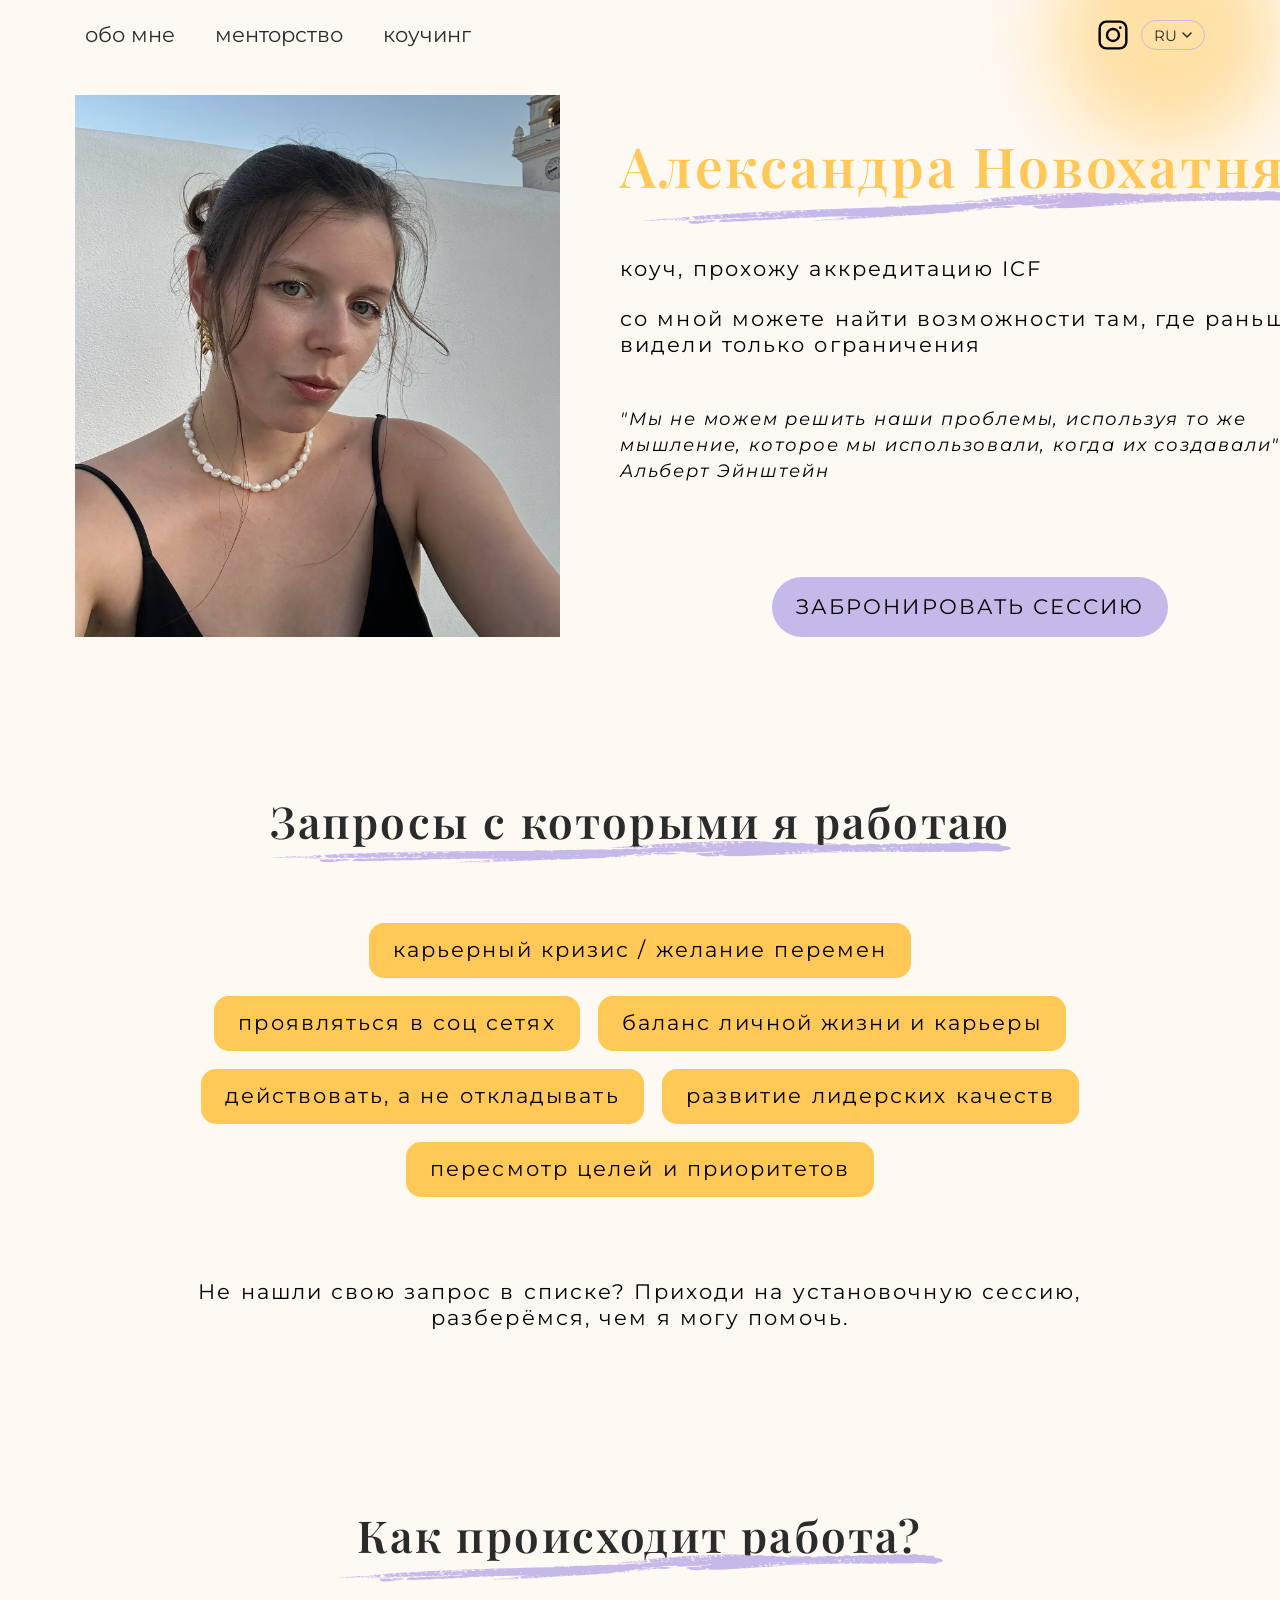
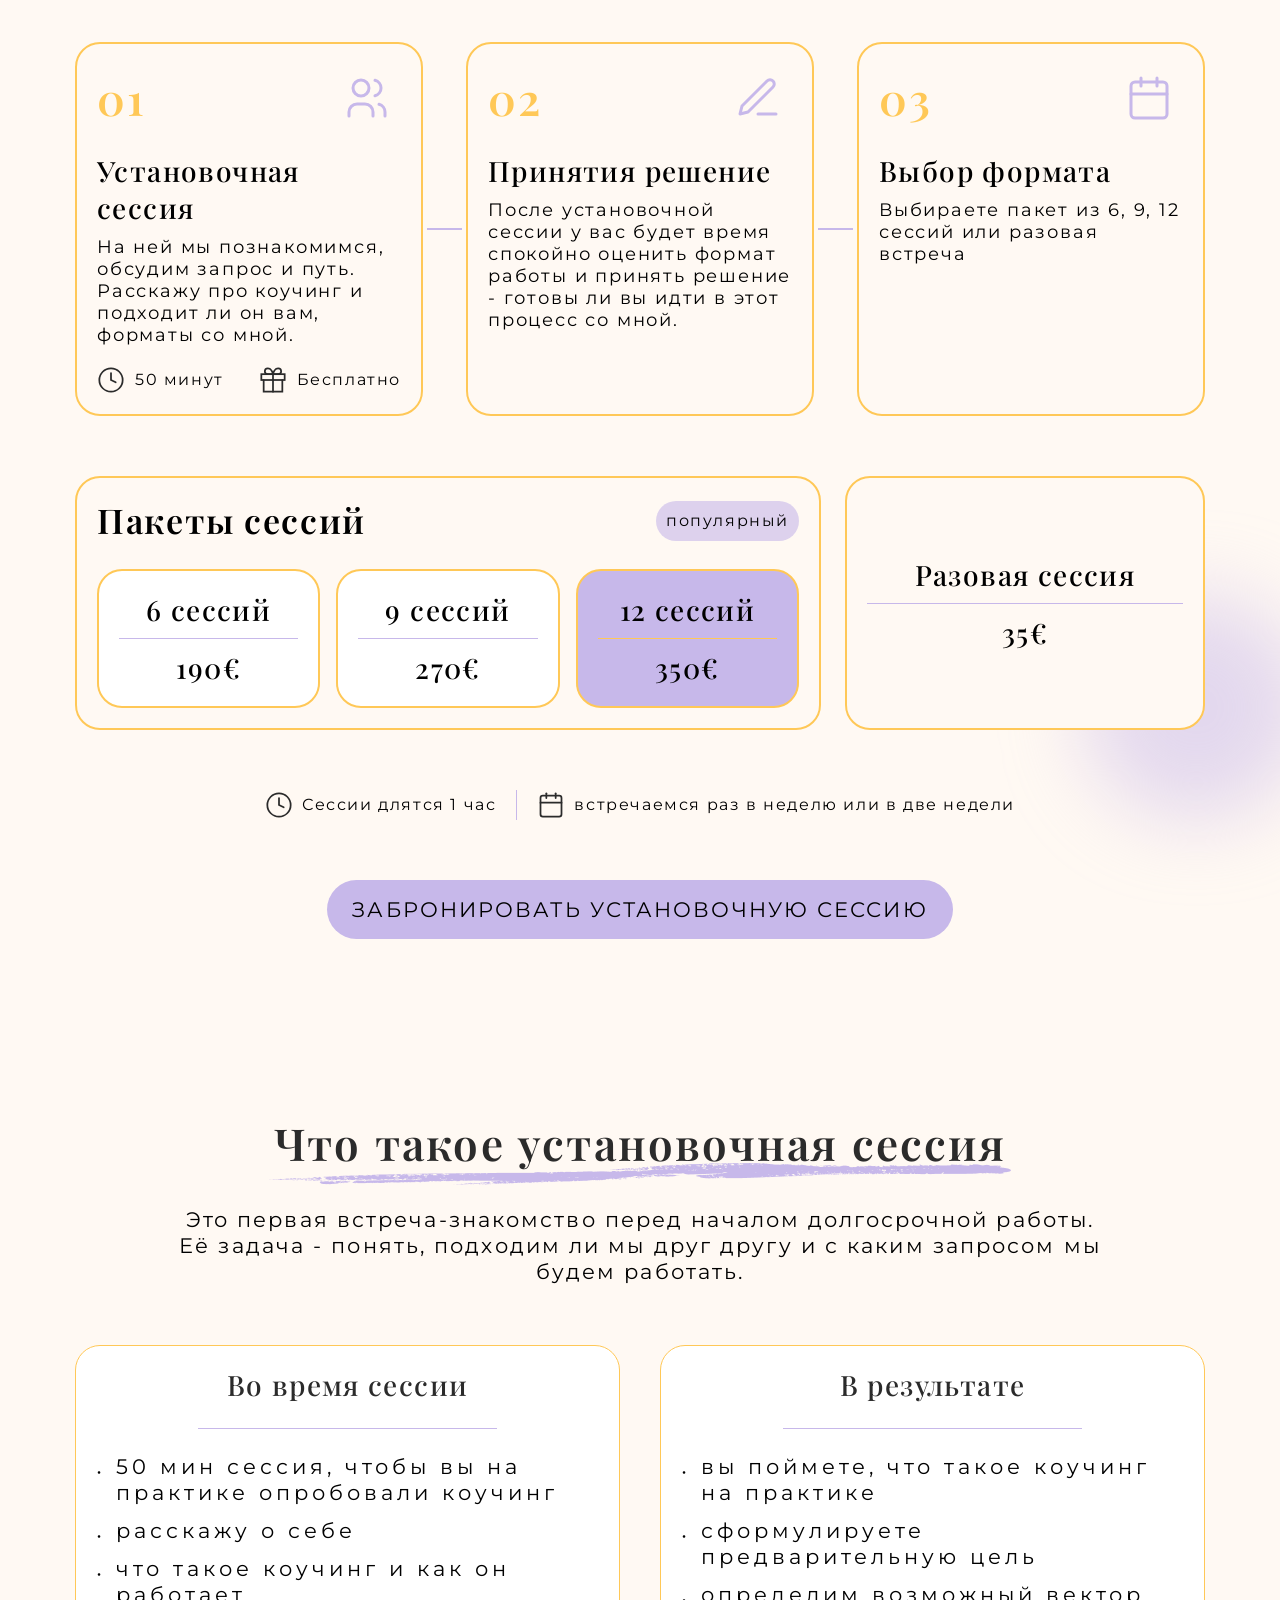
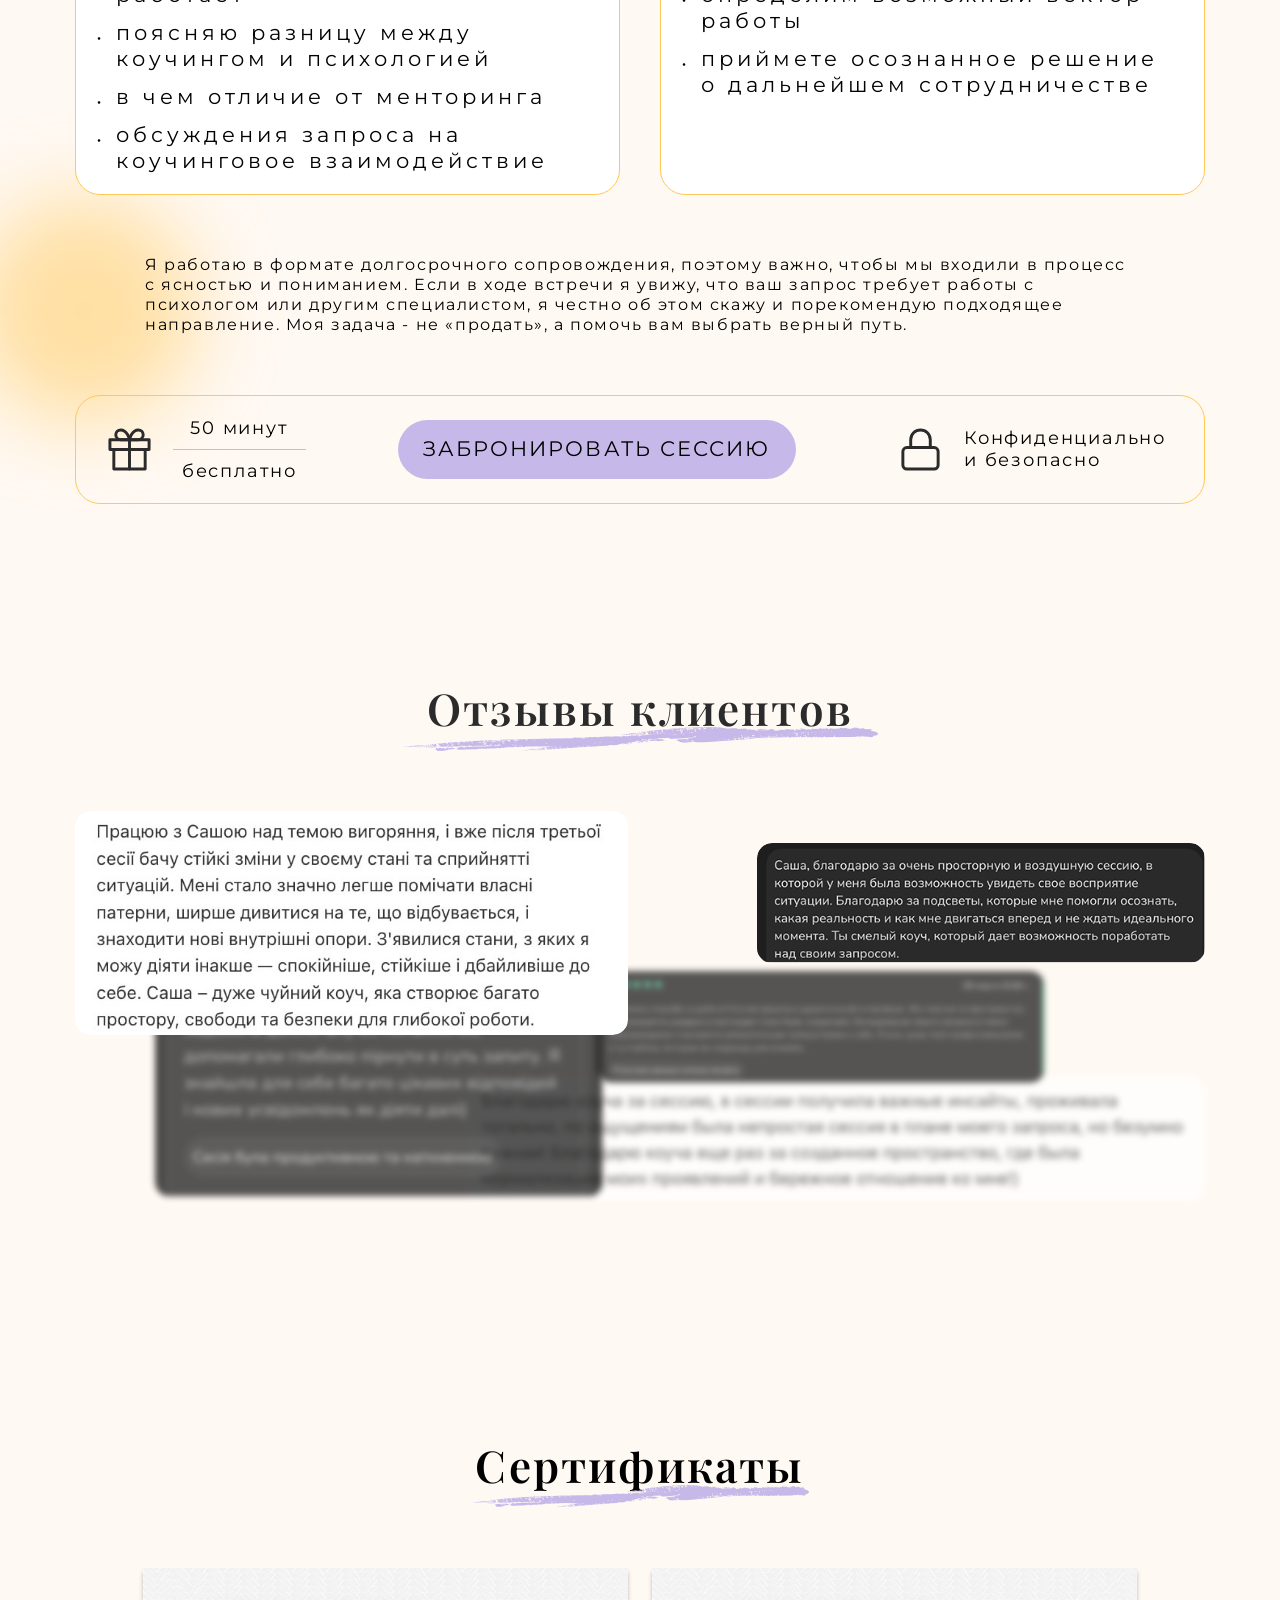
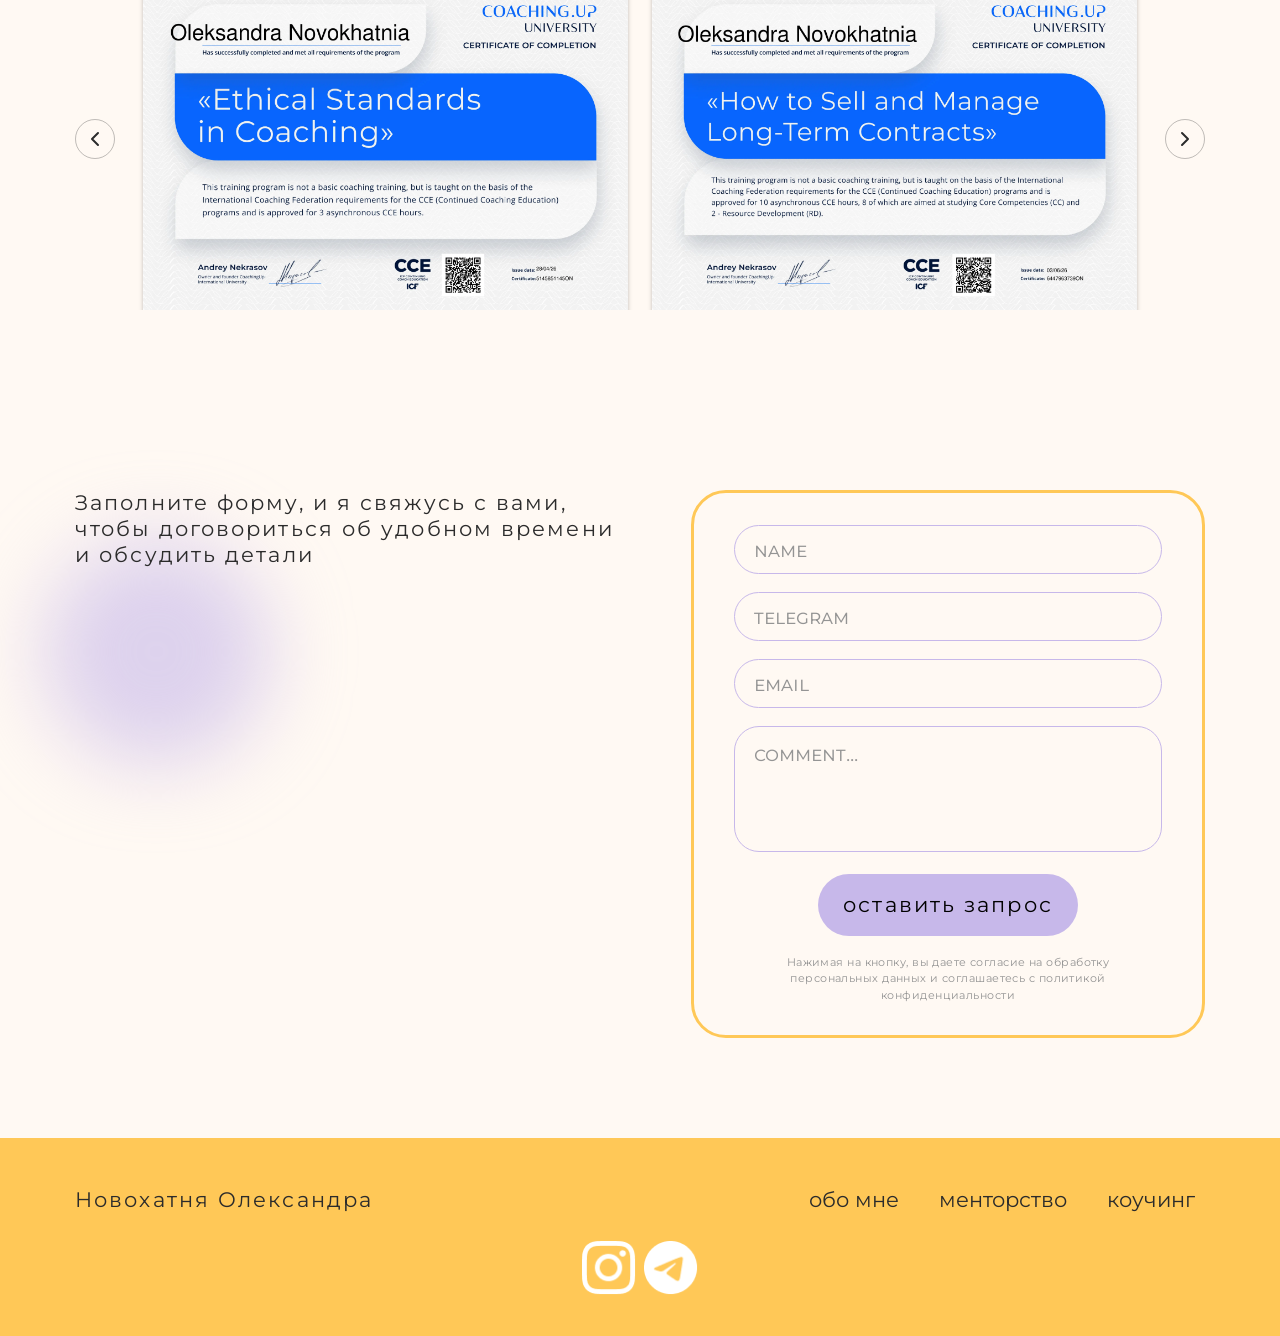
<file: coaching/index.html>
<!DOCTYPE html>
<html lang="ru">
<head>
  <meta charset="UTF-8" />
  <meta name="viewport" content="width=device-width, initial-scale=1.0" />
  <title>Александра Новохатняя — Коуч</title>
  <link rel="icon" type="image/png" href="assets/favicon.png" />
  <link rel="apple-touch-icon" href="favicon.png" />
  <link rel="preconnect" href="https://fonts.googleapis.com" />
  <link rel="preconnect" href="https://fonts.gstatic.com" crossorigin />
  <link href="https://fonts.googleapis.com/css2?family=Montserrat:wght@400;500&family=Playfair+Display:wght@600&display=swap" rel="stylesheet" />
  <link rel="stylesheet" href="style.css" />
</head>
<body>

  <!-- HEADER / NAV -->
  <header class="header">
    <div class="header__decor-ellipse" aria-hidden="true"></div>

    <nav class="nav" aria-label="Основна навигация">

      <!-- DESKTOP nav list (приховується на мобайлі) -->
      <ul class="nav__list" id="nav-list">
        <li class="nav__item"><a href="/sasha_lending/" class="nav__link">обо мне</a></li>
        <li class="nav__item"><a href="/sasha_lending/mentor/" class="nav__link">менторство</a></li>
        <li class="nav__item"><a href="#work" class="nav__link">коучинг</a></li>
      </ul>

      <!-- DESKTOP: Instagram + перемикач мови праворуч -->
      <div class="nav__right">
        <a href="https://instagram.com" class="nav__social nav__social--desktop" aria-label="Instagram" target="_blank" rel="noopener noreferrer">
         <!-- <img src="assets/Social_Icons.png" alt="Instagram" class="nav__social-icon" />-->
          <svg width="32" height="32" viewBox="0 0 24 24" fill="none" xmlns="http://www.w3.org/2000/svg" aria-hidden="true" focusable="false">
          <rect x="2" y="2" width="20" height="20" rx="5" stroke="currentColor" stroke-width="1.8"/>
          <circle cx="12" cy="12" r="4.5" stroke="currentColor" stroke-width="1.8"/>
          <circle cx="17.5" cy="6.5" r="1" fill="currentColor"/>
        </svg>
        </a>

        <!-- Перемикач мови -->
        <div class="nav__lang" id="nav-lang">
          <button class="nav__lang-btn" id="lang-btn" aria-haspopup="listbox" aria-expanded="false" aria-label="Вибір мови">
            <span class="nav__lang-current" id="lang-current">RU</span>
            <svg class="nav__lang-arrow" width="10" height="6" viewBox="0 0 10 6" fill="none" aria-hidden="true">
              <path d="M1 1L5 5L9 1" stroke="#2B2B2B" stroke-width="1.5" stroke-linecap="round" stroke-linejoin="round"/>
            </svg>
          </button>
          <ul class="nav__lang-dropdown" id="lang-dropdown" role="listbox" aria-label="Мови" aria-hidden="true">
            <li class="nav__lang-option nav__lang-option--active" role="option" aria-selected="true"  data-lang="RU"><a href="">RU</a></li>
            <li class="nav__lang-option"                          role="option" aria-selected="false" data-lang="UA"><a href="/sasha_lending/ua/coaching/">UA</a></li>
          </ul>
        </div>
      </div>

      <!-- MOBILE: бургер ліворуч + Instagram + мова праворуч -->
      <div class="nav__mobile-controls">

        <button class="burger" id="burger-btn" aria-label="Відкрити меню" aria-expanded="false" aria-controls="mobile-nav" type="button">
          <span class="burger__line"></span>
          <span class="burger__line"></span>
          <span class="burger__line"></span>
        </button>

        <div class="nav__mobile-right">
          <a href="https://instagram.com" class="nav__social nav__social--mobile" aria-label="Instagram" target="_blank" rel="noopener noreferrer">
            <svg width="32" height="32" viewBox="0 0 24 24" fill="none" xmlns="http://www.w3.org/2000/svg" aria-hidden="true" focusable="false">
              <rect x="2" y="2" width="20" height="20" rx="5" stroke="currentColor" stroke-width="1.8"/>
              <circle cx="12" cy="12" r="4.5" stroke="currentColor" stroke-width="1.8"/>
              <circle cx="17.5" cy="6.5" r="1" fill="currentColor"/>
            </svg>
          </a>

          <!-- Перемикач мови (мобайл) -->
          <div class="nav__lang nav__lang--mobile" id="nav-lang-mobile">
            <button class="nav__lang-btn" id="lang-btn-mobile" aria-haspopup="listbox" aria-expanded="false" aria-label="Вибір мови">
              <span class="nav__lang-current" id="lang-current-mobile">RU</span>
              <svg class="nav__lang-arrow" width="10" height="6" viewBox="0 0 10 6" fill="none" aria-hidden="true">
                <path d="M1 1L5 5L9 1" stroke="#2B2B2B" stroke-width="1.5" stroke-linecap="round" stroke-linejoin="round"/>
              </svg>
            </button>
            <ul class="nav__lang-dropdown" id="lang-dropdown-mobile" role="listbox" aria-label="Мови" aria-hidden="true">
              <li class="nav__lang-option nav__lang-option--active" role="option" aria-selected="true"  data-lang="RU"><a href="">RU</a></li>
              <li class="nav__lang-option"                          role="option" aria-selected="false" data-lang="UA"><a href="/sasha_lending/ua/coaching/">UA</a></li>
            </ul>
          </div>
        </div>

      </div>
    </nav>

  </header>

  <!-- MOBILE dropdown nav -->
  <nav class="mobile-nav" id="mobile-nav" aria-label="Мобільна навігація">
    <a href="/sasha_lending/" class="mobile-nav__link">обо мне</a>
    <a href="/sasha_lending/mentor/" class="mobile-nav__link">менторство</a>
    <a href="#work" class="mobile-nav__link">коучинг</a>
  </nav>

  <!-- HERO SECTION -->
  <main>
    <section class="hero" aria-label="Головний екран">

      <!-- Фото (desktop — ліворуч, mobile — внизу через order) -->
      <div class="hero__photo-wrap">
        <img
          class="hero__photo"
          src="assets/main_phot.webp"
          alt="Александра Новохатняя — коуч, прохожу аккредитацию ICF"
          width="485"
          height="542"
        />
      </div>

      <!-- Контент (desktop — праворуч, mobile — вгорі через order) -->
      <div class="hero__content">
        <div class="hero__title-wrap">
          <h1 class="hero__title">Александра Новохатняя</h1>
          <img loading="lazy" class="hero__title-underline" src="assets/vector_15.png" alt="" aria-hidden="true" />
        </div>

        <p class="hero__subtitle">коуч, прохожу аккредитацию ICF</p>

        <p class="hero__description">
          со мной можете найти возможности там, где раньше видели только ограничения
        </p>
        
        <p class="hero__quote">"Мы не можем решить наши проблемы, используя то же мышление, которое мы использовали, когда их создавали" — Альберт Эйнштейн
        </p>

        <a href="#booking" class="hero__cta">ЗАБРОНИРОВАТЬ СЕССИЮ</a>
      </div>

    </section>
  </main>

  <!-- СЕКЦІЯ: Запросы с которыми я работаю -->
  <section class="requests" aria-labelledby="requests-title">
    <div class="requests__inner">

      <div class="requests__heading">
        <h2 class="requests__title" id="requests-title">Запросы с которыми я работаю</h2>
        <img loading="lazy" class="requests__underline" src="assets/Vector_20.png" alt="" aria-hidden="true" />
      </div>

      <div class="requests__tags">
        <!-- Рядок 1: 1 тег -->
        <div class="requests__row">
          <span class="requests__tag">карьерный кризис / желание перемен</span>
        </div>
        <!-- Рядок 2: 2 теги -->
        <div class="requests__row">
          <span class="requests__tag">проявляться в соц сетях</span>
          <span class="requests__tag">баланс личной жизни и карьеры</span>
        </div>
        <!-- Рядок 3: 3 теги -->
        <div class="requests__row">
          <span class="requests__tag">действовать, а не откладывать</span>
          <span class="requests__tag">развитие лидерских качеств</span>
          <span class="requests__tag">пересмотр целей и приоритетов</span>
        </div>
      </div>
      <p class="work__lead">Не нашли свою запрос в списке? Приходи на установочную сессию, разберёмся, чем я могу помочь. </p>

    </div>
  </section>

  <!-- СЕКЦІЯ: Як відбувається робота? -->
  <section class="work" aria-labelledby="work-title">

    <!-- Декоративний фіолетовий blur-еліпс -->
    <div class="work__decor-ellipse" aria-hidden="true"></div>

    <div class="work__inner">

      <!-- Заголовок -->
      <div class="work__heading">
        <h2 class="work__title" id="work-title">Как происходит работа?</h2>
        <img loading="lazy" class="work__underline" src="assets/Vector_21.png" alt="" aria-hidden="true" />
      </div>

      <!-- Кроки -->
      <div class="work__steps">

        <div class="work__step">
          <div class="work__step-header">
            <span class="work__step-num">01</span>
            <span class="work__step-icon" aria-hidden="true">
              <svg width="48" height="48" viewBox="0 0 24 24" fill="none" stroke="#C7B8EA" stroke-width="1.5" stroke-linecap="round" stroke-linejoin="round"><circle cx="9" cy="7" r="4"/><path d="M3 21v-2a4 4 0 0 1 4-4h4a4 4 0 0 1 4 4v2"/><path d="M16 3.13a4 4 0 0 1 0 7.75"/><path d="M21 21v-2a4 4 0 0 0-3-3.87"/></svg>
            </span>
          </div>
          <div class="work__step-body">
            <h3 class="work__step-title">Установочная сессия</h3>
            <p class="work__step-text">На ней мы познакомимся, обсудим запрос и путь. Расскажу про коучинг и подходит ли он вам, форматы со мной.</p>
          </div>
          <div class="work__step-meta">
            <div class="work__step-meta-item">
              <svg width="28" height="28" viewBox="0 0 24 24" fill="none" stroke="#2B2B2B" stroke-width="1.5" stroke-linecap="round" aria-hidden="true"><circle cx="12" cy="12" r="10"/><polyline points="12 6 12 12 16 14"/></svg>
              <span>50 минут</span>
            </div>
            <div class="work__step-meta-item">
              <svg width="28" height="28" viewBox="0 0 24 24" fill="none" stroke="#2B2B2B" stroke-width="1.5" stroke-linecap="round" aria-hidden="true"><polyline points="20 12 20 22 4 22 4 12"/><rect x="2" y="7" width="20" height="5"/><line x1="12" y1="22" x2="12" y2="7"/><path d="M12 7H7.5a2.5 2.5 0 0 1 0-5C11 2 12 7 12 7z"/><path d="M12 7h4.5a2.5 2.5 0 0 0 0-5C13 2 12 7 12 7z"/></svg>
              <span>Бесплатно</span>
            </div>
          </div>
        </div>

        <div class="work__arrow" aria-hidden="true"></div>

        <div class="work__step">
          <div class="work__step-header">
            <span class="work__step-num">02</span>
            <span class="work__step-icon" aria-hidden="true">
              <svg width="48" height="48" viewBox="0 0 24 24" fill="none" stroke="#C7B8EA" stroke-width="1.5" stroke-linecap="round" stroke-linejoin="round"><path d="M12 20h9"/><path d="M16.5 3.5a2.121 2.121 0 0 1 3 3L7 19l-4 1 1-4L16.5 3.5z"/></svg>
            </span>
          </div>
          <div class="work__step-body">
            <h3 class="work__step-title">Принятия решение</h3>
            <p class="work__step-text">После установочной сессии у вас будет время спокойно оценить формат работы и принять решение - готовы ли вы идти в этот процесс со мной.</p>
          </div>
        </div>

        <div class="work__arrow" aria-hidden="true"></div>

        <div class="work__step">
          <div class="work__step-header">
            <span class="work__step-num">03</span>
            <span class="work__step-icon" aria-hidden="true">
              <svg width="48" height="48" viewBox="0 0 24 24" fill="none" stroke="#C7B8EA" stroke-width="1.5" stroke-linecap="round" stroke-linejoin="round"><rect x="3" y="4" width="18" height="18" rx="2"/><line x1="16" y1="2" x2="16" y2="6"/><line x1="8" y1="2" x2="8" y2="6"/><line x1="3" y1="10" x2="21" y2="10"/></svg>
            </span>
          </div>
          <div class="work__step-body">
            <h3 class="work__step-title">Выбор формата</h3>
            <p class="work__step-text">Выбираете пакет из 6, 9, 12 сессий или разовая встреча</p>
          </div>
        </div>

      </div><!-- /work__steps -->

      <!-- Пакети + Разова -->
      <div class="work__pricing">

        <div class="work__packages">
          <div class="work__packages-header">
            <h3 class="work__packages-title">Пакеты сессий</h3>
            <span class="work__packages-badge">популярный</span>
          </div>
          <div class="work__packages-list">
            <div class="work__package">
              <span class="work__package-name">6 сессий</span>
              <hr class="work__package-divider" />
              <span class="work__package-price">190€</span>
            </div>
            <div class="work__package">
              <span class="work__package-name">9 сессий</span>
              <hr class="work__package-divider" />
              <span class="work__package-price">270€</span>
            </div>
            <div class="work__package work__package--popular">
              <span class="work__package-name">12 сессий</span>
              <hr class="work__package-divider work__package-divider--yellow" />
              <span class="work__package-price">350€</span>
            </div>
          </div>
        </div>

        <div class="work__single">
          <span class="work__single-title">Разовая сессия</span>
          <hr class="work__single-divider" />
          <span class="work__single-price">35€</span>
        </div>

      </div><!-- /work__pricing -->

      <!-- Мета-інфо -->
      <div class="work__info">
        <div class="work__info-item">
          <svg width="28" height="28" viewBox="0 0 24 24" fill="none" stroke="#2B2B2B" stroke-width="1.5" stroke-linecap="round" aria-hidden="true"><circle cx="12" cy="12" r="10"/><polyline points="12 6 12 12 16 14"/></svg>
          <span>Сессии длятся 1 час</span>
        </div>
        <div class="work__info-divider" aria-hidden="true"></div>
        <div class="work__info-item">
          <svg width="28" height="28" viewBox="0 0 24 24" fill="none" stroke="#2B2B2B" stroke-width="1.5" stroke-linecap="round" stroke-linejoin="round" aria-hidden="true"><rect x="3" y="4" width="18" height="18" rx="2"/><line x1="16" y1="2" x2="16" y2="6"/><line x1="8" y1="2" x2="8" y2="6"/><line x1="3" y1="10" x2="21" y2="10"/></svg>
          <span>встречаемся раз в неделю или в две недели</span>
        </div>
      </div>

      <!-- CTA -->
      <a href="#booking" class="work__cta">ЗАБРОНИРОВАТЬ УСТАНОВОЧНУЮ СЕССИЮ</a>

    </div>
  </section>

  <!-- СЕКЦІЯ: Що таке установча сесія -->
  <section class="session" aria-labelledby="session-title">

    <!-- Декоративний жовтий blur-еліпс -->
    <div class="session__decor-ellipse" aria-hidden="true"></div>

    <div class="session__inner">

      <!-- Заголовок -->
      <div class="session__heading">
        <h2 class="session__title" id="session-title">Что такое установочная сессия</h2>
        <img loading="lazy" class="session__underline" src="assets/Vector_22.png" alt="" aria-hidden="true" />
        <p class="session__lead">Это первая встреча-знакомство перед началом долгосрочной работы. Её задача - понять, подходим ли мы друг другу и с каким запросом мы будем работать.</p>
      </div>

      <!-- Дві картки -->
      <div class="session__cards">

        <div class="session__card">
          <h3 class="session__card-title">Во время сессии</h3>
          <hr class="session__card-divider" />
          <ul class="session__card-list">
             <li class="session__card-item">50 мин сессия, чтобы вы на практике опробовали коучинг</li>
            <li class="session__card-item">расскажу о себе</li>
            <li class="session__card-item">что такое коучинг и как он работает</li>
            <li class="session__card-item">поясняю разницу между коучингом и психологией</li>
            <li class="session__card-item">в чем отличие от менторинга</li>
            <li class="session__card-item">обсуждения запроса на коучинговое взаимодействие</li>
          </ul>
        </div>

        <div class="session__card">
          <h3 class="session__card-title">В результате</h3>
          <hr class="session__card-divider" />
          <ul class="session__card-list">
            <li class="session__card-item">вы поймете, что такое коучинг на практике</li>
            <li class="session__card-item">сформулируете предварительную цель</li>
            <li class="session__card-item">определим возможный вектор работы</li>
            <li class="session__card-item">приймете осознанное решение о дальнейшем сотрудничестве</li>
          </ul>
        </div>

      </div>

      <!-- Текстовий блок -->
      <p class="session__note">Я работаю в формате долгосрочного сопровождения, поэтому важно, чтобы мы входили в процесс с ясностью и пониманием. Если в ходе встречи я увижу, что ваш запрос требует работы с психологом или другим специалистом, я честно об этом скажу и порекомендую подходящее направление. Моя задача - не «продать», а помочь вам выбрать верный путь.</p>

      <!-- Footer-рядок: мета + кнопка -->
      <div class="session__footer">

        <div class="session__footer-item">
          <span class="session__footer-icon" aria-hidden="true">
            <!-- gift icon -->
            <svg width="47" height="47" viewBox="0 0 24 24" fill="none" stroke="#2B2B2B" stroke-width="1.5" stroke-linecap="round" stroke-linejoin="round"><polyline points="20 12 20 22 4 22 4 12"/><rect x="2" y="7" width="20" height="5"/><line x1="12" y1="22" x2="12" y2="7"/><path d="M12 7H7.5a2.5 2.5 0 0 1 0-5C11 2 12 7 12 7z"/><path d="M12 7h4.5a2.5 2.5 0 0 0 0-5C13 2 12 7 12 7z"/></svg>
          </span>
          <div class="session__footer-text">
            <span>50 минут</span>
            <hr class="session__footer-divider" />
            <span>бесплатно</span>
          </div>
        </div>

        <a href="#booking" class="session__cta">ЗАБРОНИРОВАТЬ СЕССИЮ</a>

        <div class="session__footer-item">
          <span class="session__footer-icon" aria-hidden="true">
            <!-- lock icon -->
            <svg width="47" height="47" viewBox="0 0 24 24" fill="none" stroke="#2B2B2B" stroke-width="1.5" stroke-linecap="round" stroke-linejoin="round"><rect x="3" y="11" width="18" height="11" rx="2" ry="2"/><path d="M7 11V7a5 5 0 0 1 10 0v4"/></svg>
          </span>
          <span class="session__footer-label">Конфиденциально и безопасно</span>
        </div>

      </div>

    </div>
  </section>

  <!-- СЕКЦІЯ: Відгуки клієнтів -->
  <section class="reviews" aria-labelledby="reviews-title">
    <div class="reviews__inner">

      <!-- Заголовок -->
      <div class="reviews__heading">
        <h2 class="reviews__title" id="reviews-title">Отзывы клиентов</h2>
        <img loading="lazy" class="reviews__underline" src="assets/Vector_23.png" alt="" aria-hidden="true" />
      </div>

      <!-- Desktop: стопка карток -->
      <div class="reviews__stack" role="region" aria-label="Відгуки клієнтів" id="reviews-stack">

        <article class="reviews__card reviews__card--active" data-index="0" tabindex="0" aria-label="Відгук 1">
          <img loading="lazy" src="assets/review_1.jpeg" alt="Відгук клієнта 1" class="reviews__card-img" draggable="false" />
        </article>

        <article class="reviews__card reviews__card--back reviews__card--back-1" data-index="1" tabindex="0" aria-label="Відгук 2" role="button">
          <img loading="lazy" src="assets/review_2.jpg" alt="Відгук клієнта 2" class="reviews__card-img" draggable="false" />
        </article>

        <article class="reviews__card reviews__card--back reviews__card--back-2" data-index="2" tabindex="0" aria-label="Відгук 3" role="button">
          <img loading="lazy" src="assets/review_3.jpg" alt="Відгук клієнта 3" class="reviews__card-img" draggable="false" />
        </article>

        <article class="reviews__card reviews__card--active" data-index="3" tabindex="0" aria-label="Відгук 4">
          <img loading="lazy" src="assets/image_30.png" alt="Відгук клієнта 1" class="reviews__card-img" draggable="false" />
        </article>

        <article class="reviews__card reviews__card--back reviews__card--back-3" data-index="4" tabindex="0" aria-label="Відгук 5" role="button">
          <img loading="lazy" src="assets/image_32.png" alt="Відгук клієнта 2" class="reviews__card-img" draggable="false" />
        </article>

        <article class="reviews__card reviews__card--back reviews__card--back-4" data-index="5" tabindex="0" aria-label="Відгук 6" role="button">
          <img loading="lazy" src="assets/image_33.png" alt="Відгук клієнта 3" class="reviews__card-img" draggable="false" />
        </article>

      </div>

      <!-- Mobile: слайдер з зображеннями -->
      <div class="reviews__slider" role="region" aria-label="Слайдер відгуків">
        <div class="reviews__slider-track-wrap">
          <div class="reviews__slider-track" id="slider-track">
           <div class="reviews__slide"><img loading="lazy" src="assets/review_1.jpeg" alt="Відгук клієнта 1" /></div>
            <div class="reviews__slide"><img loading="lazy" src="assets/review_2.jpg" alt="Відгук клієнта 2" /></div>
            <div class="reviews__slide"><img loading="lazy" src="assets/review_3.jpg" alt="Відгук клієнта 3" /></div>
            <div class="reviews__slide"><img loading="lazy" src="assets/review_4.jpg" alt="Відгук клієнта 4" /></div>
            <div class="reviews__slide"><img loading="lazy" src="assets/review_5.jpg" alt="Відгук клієнта 5" /></div>
            <div class="reviews__slide"><img loading="lazy" src="assets/image_30.png" alt="Відгук клієнта 6" /></div>
            <div class="reviews__slide"><img loading="lazy" src="assets/image_33.png" alt="Відгук клієнта 7" /></div>
            <div class="reviews__slide"><img loading="lazy" src="assets/image_32.png" alt="Відгук клієнта 8" /></div>
          </div>
        </div>

        <!-- Dots -->
        <div class="reviews__dots" role="tablist" aria-label="Навігація слайдера">
          <button class="reviews__dot reviews__dot--active" role="tab" aria-selected="true"  aria-label="Відгук 1" data-slide="0"></button>
          <button class="reviews__dot"                     role="tab" aria-selected="false" aria-label="Відгук 2" data-slide="1"></button>
          <button class="reviews__dot"                     role="tab" aria-selected="false" aria-label="Відгук 3" data-slide="2"></button>
          <button class="reviews__dot"                     role="tab" aria-selected="false" aria-label="Відгук 4" data-slide="3"></button>
          <button class="reviews__dot"                     role="tab" aria-selected="false" aria-label="Відгук 5" data-slide="4"></button>
          <button class="reviews__dot"                     role="tab" aria-selected="false" aria-label="Відгук 6" data-slide="5"></button>
          <button class="reviews__dot"                     role="tab" aria-selected="false" aria-label="Відгук 7" data-slide="6"></button>
          <button class="reviews__dot"                     role="tab" aria-selected="false" aria-label="Відгук 8" data-slide="7"></button>   
        </div>
      </div>

    </div>
  </section>

  <!-- СЕКЦІЯ: Сертифікати -->
  <section class="certs" aria-labelledby="certs-title">
    <div class="certs__inner">

      <!-- Заголовок -->
      <div class="certs__heading">
        <h2 class="certs__title" id="certs-title">Сертификаты</h2>
        <img loading="lazy" class="certs__underline" src="assets/Vector_24.png" alt="" aria-hidden="true" />
      </div>

      <!-- Desktop/Tablet: слайдер 2-up -->
      <div class="certs__grid-slider" role="region" aria-label="Слайдер сертифікатів">
        <button class="certs__grid-arrow certs__grid-arrow--prev" id="certs-grid-prev" aria-label="Попередній сертифікат">
          <svg width="24" height="24" viewBox="0 0 24 24" fill="none" aria-hidden="true"><path d="M15 18L9 12L15 6" stroke="currentColor" stroke-width="2" stroke-linecap="round" stroke-linejoin="round"/></svg>
        </button>
        <div class="certs__grid-wrap">
          <div class="certs__grid-track" id="certs-grid-track">
            <figure class="certs__grid-slide">
              <img loading="lazy" src="assets/certificate_Ethical.webp" alt="Сертифікат ICF 1" draggable="false" />
            </figure>
            <figure class="certs__grid-slide">
              <img loading="lazy" src="assets/long-term_contracts.webp" alt="Сертифікат ICF 2" draggable="false" />
            </figure>
            <figure class="certs__grid-slide">
              <img loading="lazy" src="assets/Metaphors_and_Transformation Pauses.webp" alt="Сертифікат ICF 3" draggable="false" />
            </figure>
          </div>
        </div>
        <button class="certs__grid-arrow certs__grid-arrow--next" id="certs-grid-next" aria-label="Наступний сертифікат">
          <svg width="24" height="24" viewBox="0 0 24 24" fill="none" aria-hidden="true"><path d="M9 18L15 12L9 6" stroke="currentColor" stroke-width="2" stroke-linecap="round" stroke-linejoin="round"/></svg>
        </button>
      </div>

      <!-- Mobile/Tablet: слайдер -->
      <div class="certs__slider" role="region" aria-label="Слайдер сертифікатів">
        <div class="certs__slider-wrap">
          <div class="certs__slider-track" id="certs-slider-track">
            <div class="certs__slide">
              <img loading="lazy" src="assets/certificate_Ethical.webp" alt="Сертифікат ICF 1" draggable="false" />
            </div>
            <div class="certs__slide">
              <img loading="lazy" src="assets/long-term_contracts.webp" alt="Сертифікат ICF 2" draggable="false" />
            </div>
            <div class="certs__slide">
              <img loading="lazy" src="assets/Metaphors_and_Transformation Pauses.webp" alt="Сертифікат ICF 3" draggable="false" />
            </div>
          </div>
        </div>
        <div class="certs__dots" role="tablist" aria-label="Навігація слайдера">
          <button class="certs__dot certs__dot--active" role="tab" aria-selected="true"  aria-label="Сертифікат 1" data-slide="0"></button>
          <button class="certs__dot"                   role="tab" aria-selected="false" aria-label="Сертифікат 2" data-slide="1"></button>
          <button class="certs__dot"                   role="tab" aria-selected="false" aria-label="Сертифікат 3" data-slide="2"></button>
        </div>
      </div>

    </div>
  </section>

  <!-- СЕКЦІЯ: Форма -->
  <section class="contact" id="booking" aria-labelledby="contact-desc">
    <div class="contact__inner">

      <!-- Ліва колонка: текст + еліпс -->
      <div class="contact__left">
        <p class="contact__desc" id="contact-desc">Заполните форму, и я свяжусь с вами, чтобы договориться об удобном времени и обсудить детали</p>
        <div class="contact__ellipse" aria-hidden="true"></div>
      </div>

      <!-- Права колонка: форма -->
      <div class="contact__form-wrap">
        <!-- <form class="contact__form" novalidate>-->
        <form action="https://formspree.io/f/xbdeoyad" method="POST" class="contact__form" novalidate>
          <div class="contact__field">
            <input type="hidden" name="page_url" id="page-url"/>
          <script>
              document.getElementById('page-url').value = window.location.href;
          </script>
            <label for="contact-name" class="contact__label">NAME</label>
            <input
              class="contact__input"
              type="text"
              id="contact-name"
              name="name"
              placeholder=" "
              autocomplete="name"
              required
            />
          </div>

          <div class="contact__field">
            <label for="contact-instagram" class="contact__label">TELEGRAM</label>
            <input
              class="contact__input"
              type="text"
              id="contact-instagram"
              name="telegram"
              placeholder=" "
            />
          </div>

          <div class="contact__field">
            <label for="contact-email" class="contact__label">EMAIL</label>
            <input
              class="contact__input"
              type="email"
              id="contact-email"
              name="email"
              placeholder=" "
              autocomplete="email"
              required
            />
          </div>

          <div class="contact__field">
            <label for="contact-comment" class="contact__label">COMMENT...</label>
            <textarea
              class="contact__input contact__input--textarea"
              id="contact-comment"
              name="comment"
              placeholder=" "
              rows="4"
            ></textarea>
          </div>

          <button type="submit" class="contact__submit">оставить запрос</button>

          <p class="contact__privacy">Нажимая на кнопку, вы даете согласие на обработку персональных данных и соглашаетесь c политикой конфиденциальности</p>

        </form>
      </div>

    </div>
  </section>

  <!-- ФУТЕР -->
  <footer class="footer">
    <div class="footer__inner">

      <!-- Рядок 1: ім'я ліворуч, навігація праворуч -->
      <div class="footer__top">
        <span class="footer__name">Новохатня Олександра</span>
        <nav class="footer__nav" aria-label="Навігація у футері">
          <a href="/sasha_lending/"     class="footer__nav-link">обо мне</a>
          <a href="/sasha_lending/mentor/" class="footer__nav-link">менторство</a>
          <a href="#hero"  class="footer__nav-link">коучинг</a>
        </nav>
      </div>

      <!-- Рядок 2: іконки по центру -->
      <div class="footer__socials">
        <a href="https://instagram.com" class="footer__social-link" aria-label="Instagram" target="_blank" rel="noopener noreferrer">
          <img loading="lazy" src="assets/Social_Icons1.png" alt="Instagram" class="footer__social-icon" />
        </a>
        <a href="https://t.me/+NM1TqLXFt6I1ZDc6" class="footer__social-link" aria-label="Telegram" target="_blank" rel="noopener noreferrer">
          <img loading="lazy" src="assets/Social_Icons2.png" alt="Telegram" class="footer__social-icon" />
        </a>
      </div>
    </div>

  </footer>

  <script>
    const burgerBtn = document.getElementById('burger-btn');
    const mobileNav = document.getElementById('mobile-nav');

    burgerBtn.addEventListener('click', () => {
      const isOpen = mobileNav.classList.toggle('mobile-nav--open');
      burgerBtn.classList.toggle('burger--open', isOpen);
      burgerBtn.setAttribute('aria-expanded', String(isOpen));
    });

    // ============================================================
    // LANGUAGE SWITCHER
    // ============================================================
    const langBtn      = document.getElementById('lang-btn');
    const langDropdown = document.getElementById('lang-dropdown');
    const langCurrent  = document.getElementById('lang-current');
    const langNav      = document.getElementById('nav-lang');

    if (langBtn && langDropdown) {
      langBtn.addEventListener('click', e => {
        e.stopPropagation();
        const isOpen = langDropdown.classList.contains('nav__lang-dropdown--open');
        langDropdown.classList.toggle('nav__lang-dropdown--open', !isOpen);
        langNav.classList.toggle('nav__lang--open', !isOpen);
        langBtn.setAttribute('aria-expanded', String(!isOpen));
        langDropdown.setAttribute('aria-hidden', String(isOpen));
      });

      langDropdown.querySelectorAll('.nav__lang-option').forEach(option => {
        option.addEventListener('click', () => {
          // Оновлюємо активну опцію
          langDropdown.querySelectorAll('.nav__lang-option').forEach(o => {
            o.classList.remove('nav__lang-option--active');
            o.setAttribute('aria-selected', 'false');
          });
          option.classList.add('nav__lang-option--active');
          option.setAttribute('aria-selected', 'true');

          // Оновлюємо кнопку
          langCurrent.textContent = option.dataset.lang;

          // Закриваємо
          langDropdown.classList.remove('nav__lang-dropdown--open');
          langNav.classList.remove('nav__lang--open');
          langBtn.setAttribute('aria-expanded', 'false');
          langDropdown.setAttribute('aria-hidden', 'true');
        });
      });

      // Закриваємо при кліку поза межами
      document.addEventListener('click', e => {
        if (!langNav.contains(e.target)) {
          langDropdown.classList.remove('nav__lang-dropdown--open');
          langNav.classList.remove('nav__lang--open');
          langBtn.setAttribute('aria-expanded', 'false');
          langDropdown.setAttribute('aria-hidden', 'true');
        }
      });
    }

    // ============================================================
    // LANGUAGE SWITCHER — mobile
    // ============================================================
    const langBtnMobile      = document.getElementById('lang-btn-mobile');
    const langDropdownMobile = document.getElementById('lang-dropdown-mobile');
    const langCurrentMobile  = document.getElementById('lang-current-mobile');
    const langNavMobile      = document.getElementById('nav-lang-mobile');

    if (langBtnMobile && langDropdownMobile) {
      langBtnMobile.addEventListener('click', e => {
        e.stopPropagation();
        const isOpen = langDropdownMobile.classList.contains('nav__lang-dropdown--open');
        langDropdownMobile.classList.toggle('nav__lang-dropdown--open', !isOpen);
        langNavMobile.classList.toggle('nav__lang--open', !isOpen);
        langBtnMobile.setAttribute('aria-expanded', String(!isOpen));
        langDropdownMobile.setAttribute('aria-hidden', String(isOpen));
      });

      langDropdownMobile.querySelectorAll('.nav__lang-option').forEach(option => {
        option.addEventListener('click', () => {
          langDropdownMobile.querySelectorAll('.nav__lang-option').forEach(o => {
            o.classList.remove('nav__lang-option--active');
            o.setAttribute('aria-selected', 'false');
          });
          option.classList.add('nav__lang-option--active');
          option.setAttribute('aria-selected', 'true');
          langCurrentMobile.textContent = option.dataset.lang;
          langDropdownMobile.classList.remove('nav__lang-dropdown--open');
          langNavMobile.classList.remove('nav__lang--open');
          langBtnMobile.setAttribute('aria-expanded', 'false');
          langDropdownMobile.setAttribute('aria-hidden', 'true');
        });
      });

      document.addEventListener('click', e => {
        if (!langNavMobile.contains(e.target)) {
          langDropdownMobile.classList.remove('nav__lang-dropdown--open');
          langNavMobile.classList.remove('nav__lang--open');
          langBtnMobile.setAttribute('aria-expanded', 'false');
          langDropdownMobile.setAttribute('aria-hidden', 'true');
        }
      });
    }

    // ============================================================
    // BURGER MENU
    // ============================================================
    const stack = document.getElementById('reviews-stack');
    if (stack) {
      const cards = Array.from(stack.querySelectorAll('.reviews__card'));

      function activateCard(targetCard) {
        // Remove active from current front
        cards.forEach(c => {
          c.classList.remove('reviews__card--active');
          c.classList.add('reviews__card--back');
          c.setAttribute('role', 'button');
          c.setAttribute('tabindex', '0');
        });

        // Make clicked card active
        targetCard.classList.remove('reviews__card--back');
        targetCard.classList.add('reviews__card--active');
        targetCard.removeAttribute('role');
        targetCard.setAttribute('tabindex', '0');
      }

      cards.forEach(card => {
        // Click on back card → bring to front
        card.addEventListener('click', () => {
          if (!card.classList.contains('reviews__card--active')) {
            activateCard(card);
          }
        });

        // Keyboard: Enter/Space on back card
        card.addEventListener('keydown', e => {
          if ((e.key === 'Enter' || e.key === ' ') && !card.classList.contains('reviews__card--active')) {
            e.preventDefault();
            activateCard(card);
          }
        });
      });
    }

    // ============================================================
    // UNIVERSAL MOBILE SLIDER FACTORY
    // Повністю переписана логіка для certs та reviews слайдерів.
    // Використовує scrollLeft замість transform — надійно працює
    // в Chrome та Safari на iOS/Android.
    // Циклічний: після останнього — перший, перед першим — останній.
    // ============================================================
    function initMobileSlider(config) {
      var wrap      = document.querySelector(config.wrapSelector);
      var track     = document.getElementById(config.trackId);
      var dotBtns   = document.querySelectorAll(config.dotSelector);

      if (!wrap || !track || !dotBtns.length) return;

      var slides    = Array.from(track.querySelectorAll(config.slideSelector));
      var total     = slides.length;
      if (total === 0) return;

      var current   = 0;      // реальний індекс (0..total-1)
      var animating = false;

      // ── Стилі треку ──────────────────────────────────────────
      track.style.display        = 'flex';
      track.style.flexWrap       = 'nowrap';
      track.style.willChange     = 'transform';
      track.style.transition     = 'transform 0.38s cubic-bezier(0.25,0.46,0.45,0.94)';

      // Кожен слайд займає рівно 100% ширини wrap
      slides.forEach(function(slide) {
        slide.style.flexShrink = '0';
        slide.style.width      = '100%';
        slide.style.boxSizing  = 'border-box';
      });

      // ── Клони для циклічності ─────────────────────────────────
      var cloneFirst = slides[0].cloneNode(true);
      var cloneLast  = slides[total - 1].cloneNode(true);
      cloneFirst.setAttribute('aria-hidden', 'true');
      cloneLast.setAttribute('aria-hidden', 'true');
      cloneFirst.removeAttribute('id');
      cloneLast.removeAttribute('id');

      // Клон останнього — на початок; клон першого — в кінець
      track.insertBefore(cloneLast, slides[0]);
      track.appendChild(cloneFirst);
      // Тепер у треку: [cloneLast, slide0, slide1, ..., slideN-1, cloneFirst]
      // Реальні слайди зміщені на 1 (індекс у DOM = current + 1)

      // ── Позиціонування ────────────────────────────────────────
      function setPosition(domIndex, animate) {
        track.style.transition = animate
          ? 'transform 0.38s cubic-bezier(0.25,0.46,0.45,0.94)'
          : 'none';
        track.style.transform = 'translateX(-' + (domIndex * 100) + '%)';
      }

      // Стартуємо на першому реальному (domIndex = 1)
      setPosition(1, false);

      // ── Dots ─────────────────────────────────────────────────
      function updateDots(realIndex) {
        dotBtns.forEach(function(d, i) {
          var active = (i === realIndex);
          d.classList.toggle(config.dotActiveClass, active);
          d.setAttribute('aria-selected', String(active));
        });
      }
      updateDots(0);

      // ── Перехід до слайду ─────────────────────────────────────
      function goTo(realIndex) {
        // Нормалізуємо в межах 0..total-1
        realIndex = ((realIndex % total) + total) % total;
        current   = realIndex;
        var domIndex = realIndex + 1;   // +1 бо є cloneLast на початку
        setPosition(domIndex, true);
        updateDots(realIndex);
      }

      // Після завершення анімації — "стрибок" при виході за межі
      track.addEventListener('transitionend', function() {
        // Перевіряємо чи ми на клоні
        var domIndex = current + 1;
        // Ми вже завжди на правильному реальному слайді після goTo,
        // але якщо свайп завів на клон — коректуємо
        var rawDom = getRawDomIndex();
        if (rawDom === 0) {
          // Клон останнього → стрибаємо на реальний останній
          current = total - 1;
          setPosition(total, false);    // domIndex = total (останній реальний)
          updateDots(current);
        } else if (rawDom === total + 1) {
          // Клон першого → стрибаємо на реальний перший
          current = 0;
          setPosition(1, false);
          updateDots(0);
        }
        animating = false;
      });

      // Поточний DOM-індекс з transform
      function getRawDomIndex() {
        var t = track.style.transform;
        if (!t) return 1;
        var match = t.match(/translateX\(-?(\d+(?:\.\d+)?)%\)/);
        if (!match) return 1;
        return Math.round(parseFloat(match[1]) / 100);
      }

      // Dots — клік
      dotBtns.forEach(function(dot, i) {
        dot.addEventListener('click', function() {
          goTo(i);
        });
      });

      // ── Touch/swipe ───────────────────────────────────────────
      var touchStartX = 0;
      var touchStartY = 0;
      var touchStartTime = 0;
      var isDragging = false;
      var isScrolling = null;   // null = невизначено, true = вертикальний скрол

      // touchstart — запам'ятовуємо точку дотику
      wrap.addEventListener('touchstart', function(e) {
        if (e.touches.length !== 1) return;
        touchStartX    = e.touches[0].clientX;
        touchStartY    = e.touches[0].clientY;
        touchStartTime = Date.now();
        isDragging     = true;
        isScrolling    = null;
        animating      = false;
        // Зупиняємо поточну анімацію на поточній позиції
        var currentTransform = window.getComputedStyle(track).transform;
        track.style.transition = 'none';
        track.style.transform  = currentTransform;
      }, { passive: true });

      // touchmove — live drag
      wrap.addEventListener('touchmove', function(e) {
        if (!isDragging || e.touches.length !== 1) return;
        var dx = e.touches[0].clientX - touchStartX;
        var dy = e.touches[0].clientY - touchStartY;

        // Визначаємо напрям лише один раз
        if (isScrolling === null) {
          isScrolling = Math.abs(dy) > Math.abs(dx);
        }
        if (isScrolling) return;  // вертикальний скрол — не перехоплюємо

        e.preventDefault();       // блокуємо скрол сторінки при горизонтальному свайпі

        // Показуємо drag в реальному часі
        var domIndex  = current + 1;
        var baseOffset = domIndex * 100;           // у відсотках
        var wrapWidth  = wrap.offsetWidth || 1;
        var dragPct    = (dx / wrapWidth) * 100;
        track.style.transform = 'translateX(' + (-baseOffset + dragPct) + '%)';
      }, { passive: false });

      // touchend — вирішуємо куди переходити
      wrap.addEventListener('touchend', function(e) {
        if (!isDragging) return;
        isDragging = false;
        if (isScrolling) return;  // вертикальний — нічого не робимо

        var dx       = e.changedTouches[0].clientX - touchStartX;
        var dt       = Date.now() - touchStartTime;
        var wrapW    = wrap.offsetWidth || 320;
        var threshold = wrapW * 0.2;   // 20% ширини або флік

        var isFlick  = dt < 300 && Math.abs(dx) > 30;
        var isDrag   = Math.abs(dx) > threshold;

        if (isFlick || isDrag) {
          goTo(current + (dx < 0 ? 1 : -1));
        } else {
          // Повертаємось назад
          setPosition(current + 1, true);
        }
      }, { passive: true });

      // touchcancel — повертаємось
      wrap.addEventListener('touchcancel', function() {
        if (!isDragging) return;
        isDragging = false;
        setPosition(current + 1, true);
      }, { passive: true });
    }

    // ── Ініціалізація Reviews слайдера ───────────────────────────
    initMobileSlider({
      wrapSelector:  '.reviews__slider-track-wrap',
      trackId:       'slider-track',
      dotSelector:   '.reviews__dot',
      slideSelector: '.reviews__slide',
      dotActiveClass:'reviews__dot--active'
    });

    // ── Ініціалізація Certs слайдера ─────────────────────────────
    initMobileSlider({
      wrapSelector:  '.certs__slider-wrap',
      trackId:       'certs-slider-track',
      dotSelector:   '.certs__dot',
      slideSelector: '.certs__slide',
      dotActiveClass:'certs__dot--active'
    });

    // ============================================================
    // CERTS DESKTOP 2-UP SLIDER
    // Видно 2 слайди, циклічне гортання стрілками
    // ============================================================
    (function() {
      var track   = document.getElementById('certs-grid-track');
      var prevBtn = document.getElementById('certs-grid-prev');
      var nextBtn = document.getElementById('certs-grid-next');
      if (!track || !prevBtn || !nextBtn) return;

      var slides   = Array.from(track.querySelectorAll('.certs__grid-slide'));
      var total    = slides.length;   // 3
      var visible  = 2;               // скільки видно одночасно
      // Крок прокрутки — 1 слайд = 50% ширини треку (100% / visible)
      var stepPct  = 100 / visible;   // 50%

      // Клонуємо для циклічності: клон останнього на початок, клон першого в кінець
      var cloneFirst = slides[0].cloneNode(true);
      var cloneLast  = slides[total - 1].cloneNode(true);
      cloneFirst.setAttribute('aria-hidden', 'true');
      cloneLast.setAttribute('aria-hidden', 'true');
      track.insertBefore(cloneLast, slides[0]);   // індекс 0 в DOM
      track.appendChild(cloneFirst);               // індекс total+1 в DOM
      // DOM: [cloneLast, slide0, slide1, slide2, cloneFirst]
      // Стартуємо на slide0 → domOffset = 1 слайд = stepPct%

      var current    = 0;        // реальний індекс лівого видимого слайду (0..total-1)
      var domOffset  = 1;        // поточна позиція в DOM (1 = перший реальний)
      var animating  = false;

      function setPos(dom, animate) {
        track.style.transition = animate
          ? 'transform 0.4s cubic-bezier(0.25,0.46,0.45,0.94)'
          : 'none';
        track.style.transform = 'translateX(-' + (dom * stepPct) + '%)';
      }
      setPos(domOffset, false);

      track.addEventListener('transitionend', function() {
        // Після анімації — перевіряємо чи треба стрибнути
        if (domOffset === 0) {
          // На клоні останнього → стрибаємо на реальний останній
          domOffset = total;
          setPos(domOffset, false);
        } else if (domOffset === total + 1) {
          // На клоні першого → стрибаємо на реальний перший
          domOffset = 1;
          setPos(domOffset, false);
        }
        animating = false;
      });

      function go(dir) {
        if (animating) return;
        animating  = true;
        domOffset += dir;          // +1 → вперед, -1 → назад
        current    = ((domOffset - 1) % total + total) % total;
        setPos(domOffset, true);
      }

      nextBtn.addEventListener('click', function() { go(1); });
      prevBtn.addEventListener('click', function() { go(-1); });
    })();

    // ============================================================
    // WORK STEPS — scroll animation (mobile only)
    // ============================================================
    function initWorkStepsAnimation() {
      if (window.innerWidth > 768) return;

      const steps = Array.from(document.querySelectorAll('.work__step'));
      if (!steps.length) return;

      // Ініціалізуємо початковий стан
      steps.forEach((step, i) => {
        step.classList.remove('work__step--active', 'work__step--behind');
        if (i === 0) {
          step.classList.add('work__step--active');
        }
      });

      function updateSteps() {
        const viewportMid = window.innerHeight * 0.5;

        steps.forEach((step, i) => {
          const rect = step.getBoundingClientRect();
          const stepMid = rect.top + rect.height / 2;

          step.classList.remove('work__step--active', 'work__step--behind');

          if (stepMid <= viewportMid) {
            // Крок пройдено або активний
            if (i < steps.length - 1) {
              const nextRect = steps[i + 1].getBoundingClientRect();
              const nextMid = nextRect.top + nextRect.height / 2;
              if (nextMid <= viewportMid) {
                // Наступний вже активний — цей іде назад
                step.classList.add('work__step--behind');
              } else {
                // Цей — активний
                step.classList.add('work__step--active');
              }
            } else {
              // Останній крок — завжди active якщо досягнутий
              step.classList.add('work__step--active');
            }
          }
        });
      }

      window.addEventListener('scroll', updateSteps, { passive: true });
      updateSteps(); // початковий стан
    }

    // Запускаємо після завантаження та при ресайзі
    initWorkStepsAnimation();
    window.addEventListener('resize', () => {
      // Скидаємо класи на десктопі
      if (window.innerWidth > 768) {
        document.querySelectorAll('.work__step').forEach(s => {
          s.classList.remove('work__step--active', 'work__step--behind');
        });
      } else {
        initWorkStepsAnimation();
      }
    });

    mobileNav.querySelectorAll('.mobile-nav__link').forEach(link => {
      link.addEventListener('click', () => {
        mobileNav.classList.remove('mobile-nav--open');
        burgerBtn.classList.remove('burger--open');
        burgerBtn.setAttribute('aria-expanded', 'false');
      });
    });
  </script>

</body>
</html>
</file>
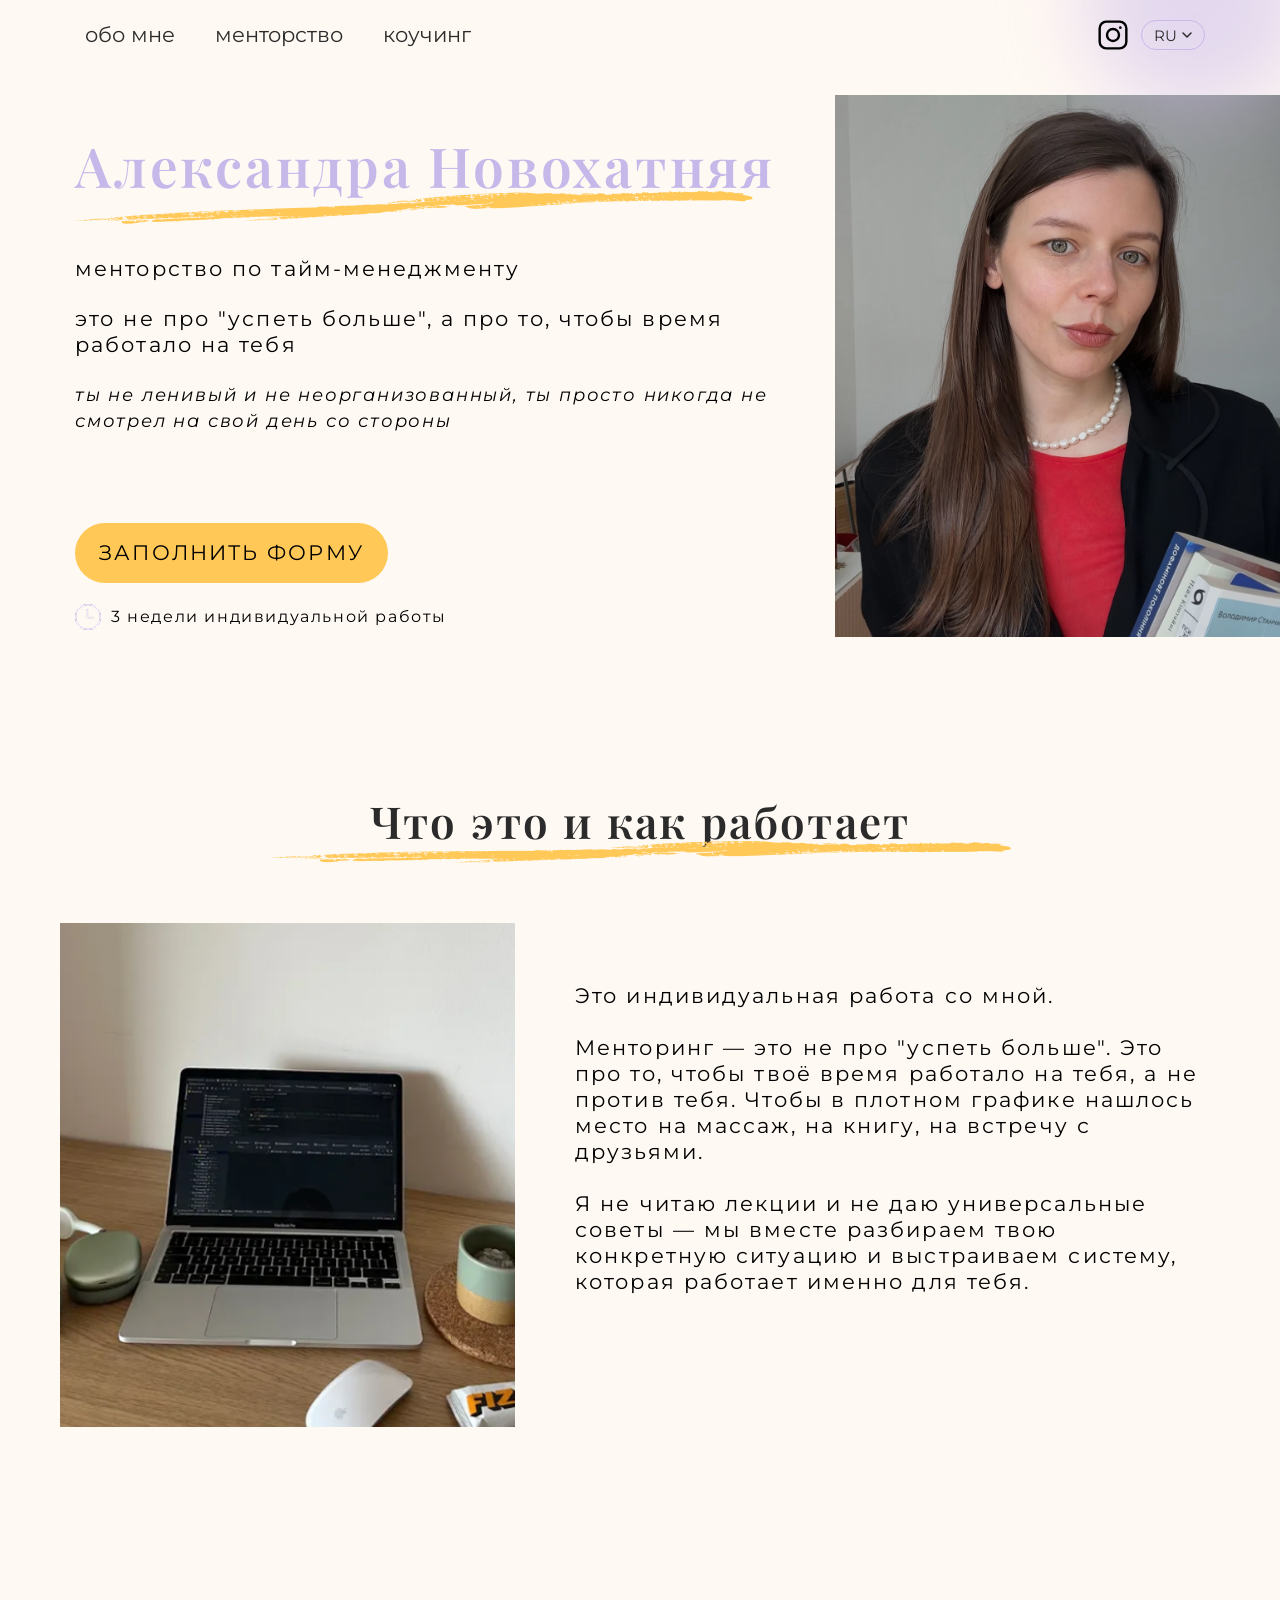
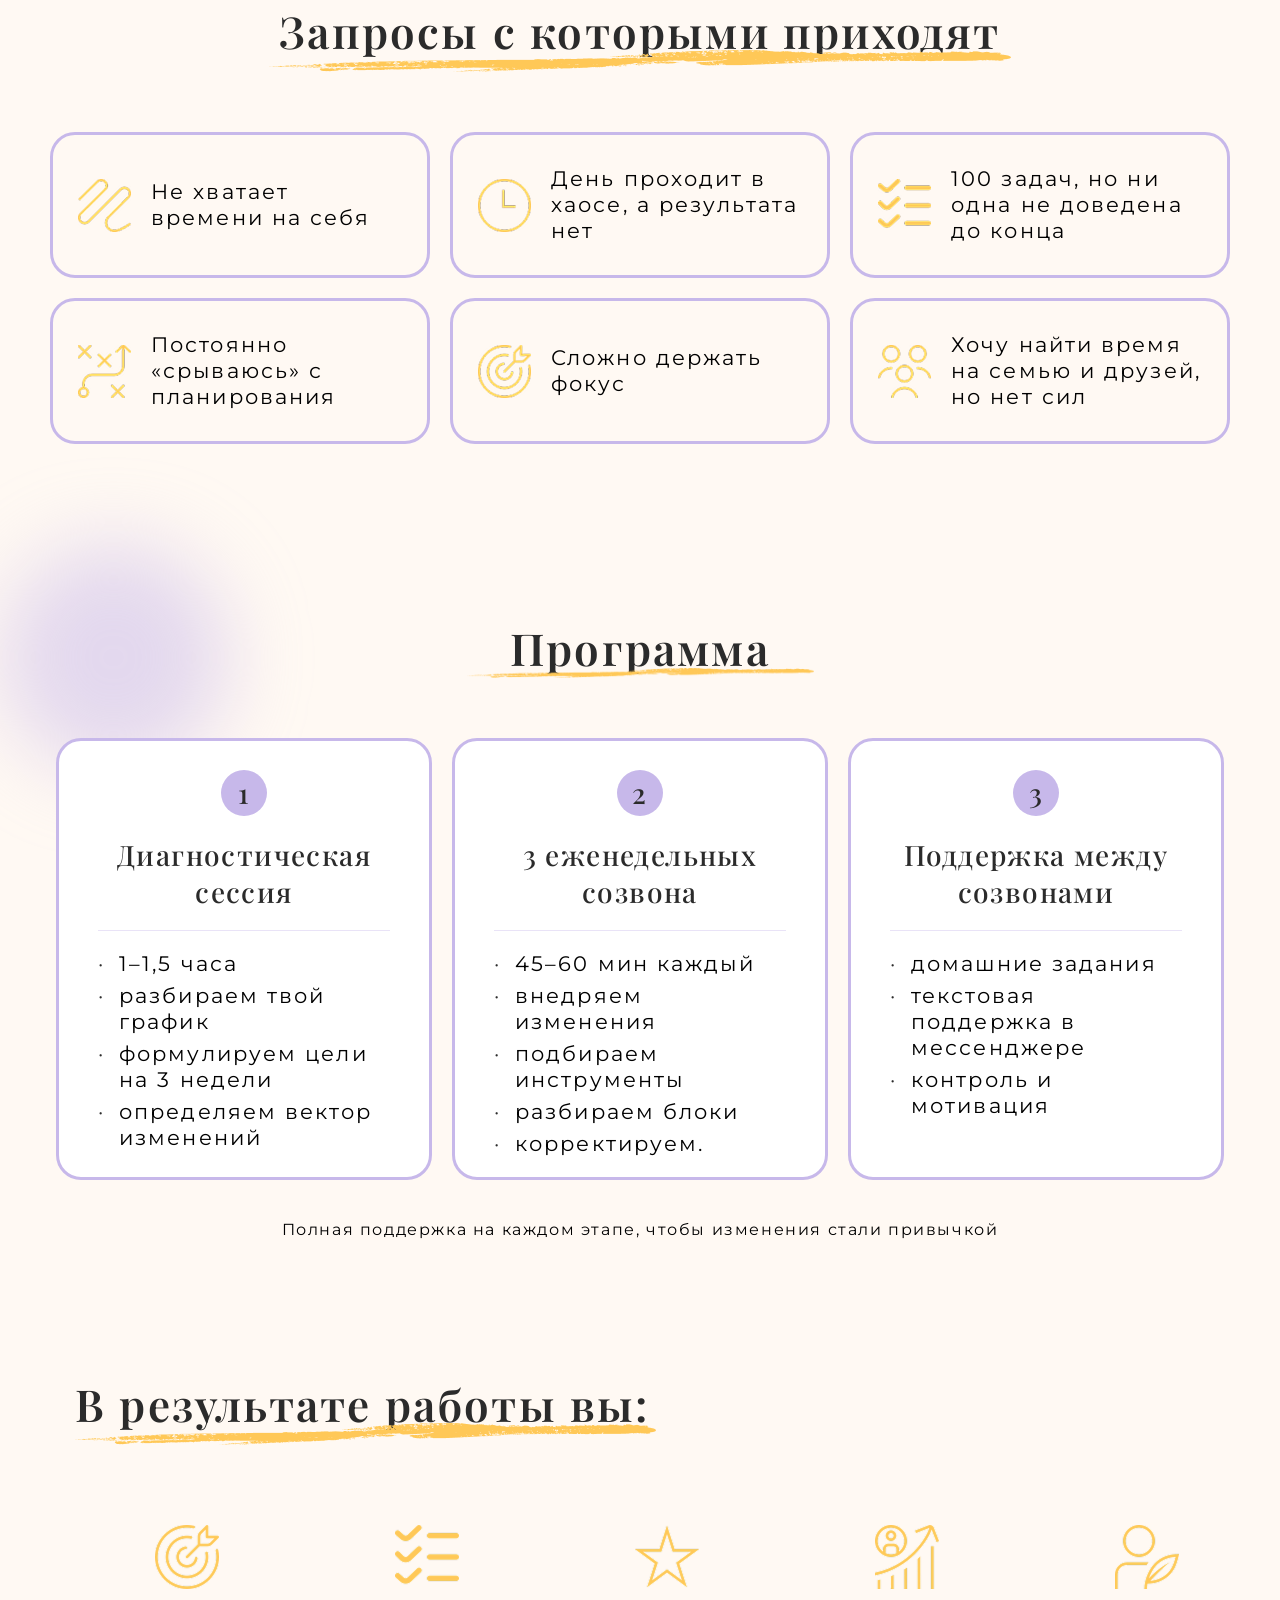
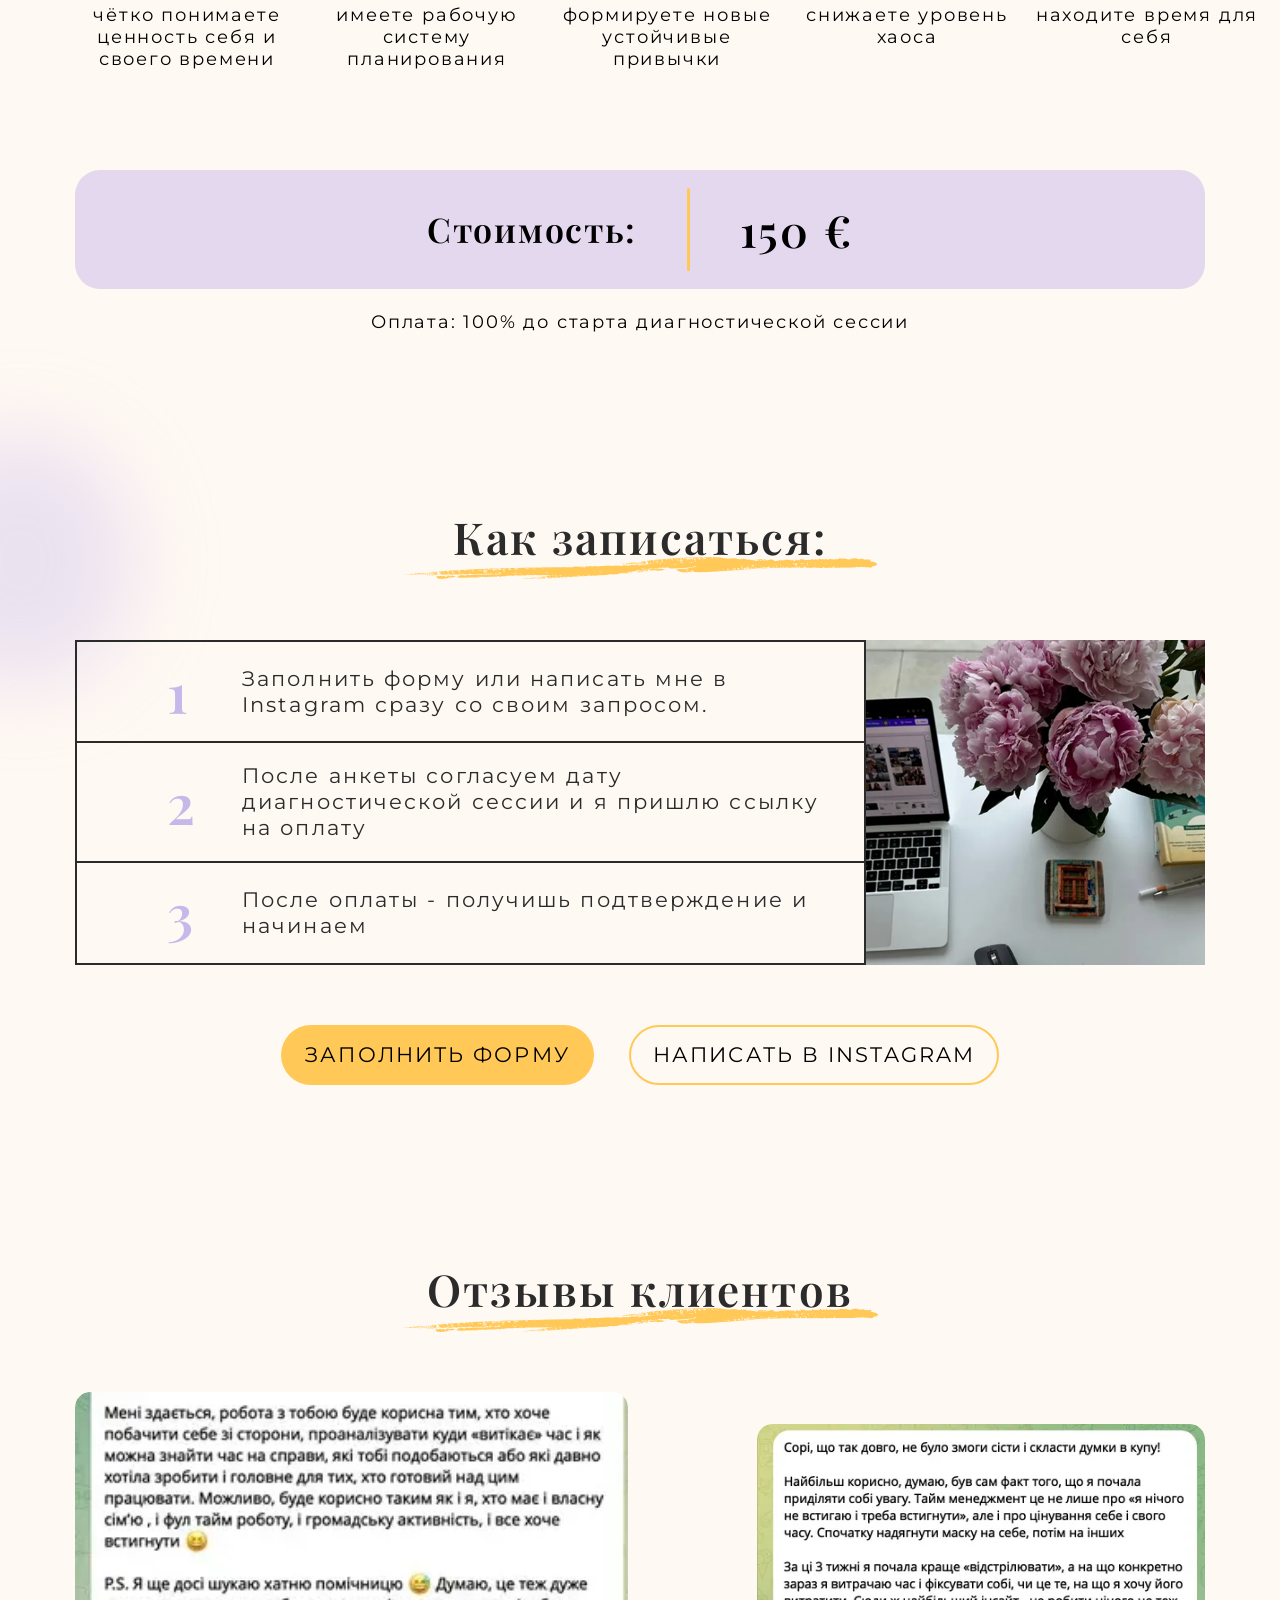
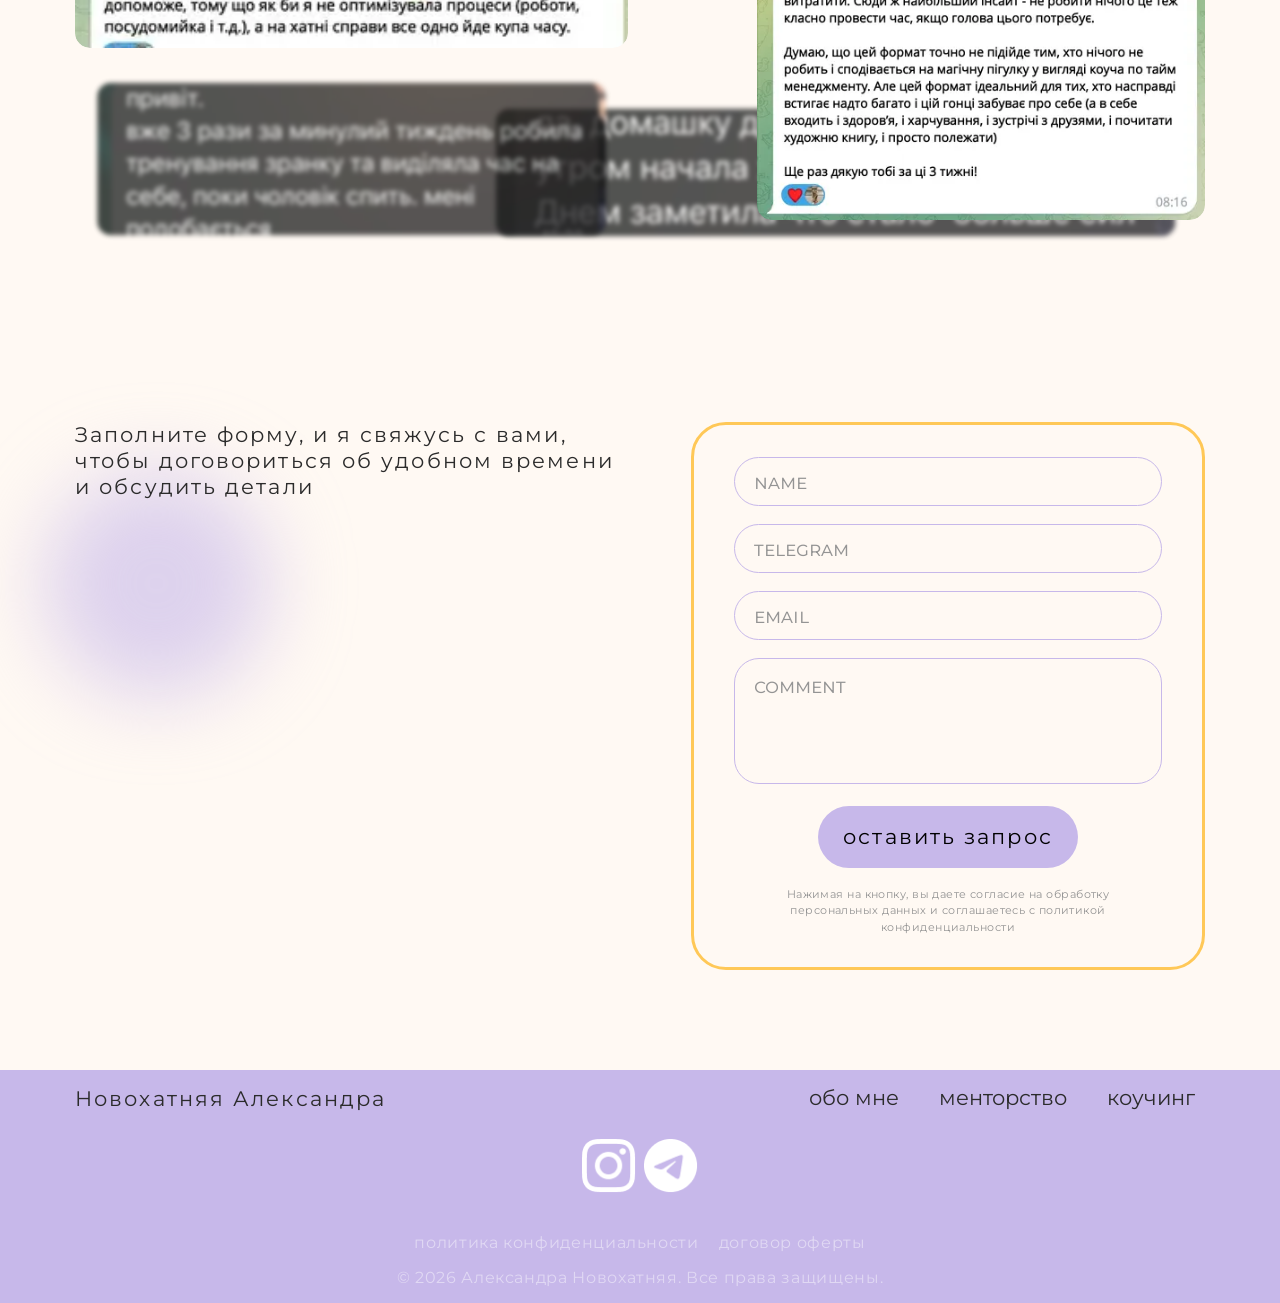
<file: mentor/index.html>
<!DOCTYPE html>
<html lang="ru">
<head>
  <meta charset="UTF-8" />
  <meta name="viewport" content="width=device-width, initial-scale=1.0" />
  <title>Александра Новохатняя — Менторство по тайм-менеджменту</title>
  <link rel="icon" type="image/png" href="assets/favicon.png" />
  <link rel="apple-touch-icon" href="favicon.png" />
  <link rel="preconnect" href="https://fonts.googleapis.com" />
  <link rel="preconnect" href="https://fonts.gstatic.com" crossorigin />
  <link href="https://fonts.googleapis.com/css2?family=Montserrat:wght@400;500&family=Playfair+Display:wght@600&display=swap" rel="stylesheet" />
  <link rel="stylesheet" href="style.css" />
</head>
<body>

  <!-- HEADER / NAV -->
  <header class="header" role="banner">

    <!-- Декоративний blur-еліпс (як header__decor-ellipse у готовому файлі) -->
    <div class="header__decor-ellipse" aria-hidden="true"></div>

    <nav class="nav" aria-label="Основна навігація">

      <!-- DESKTOP: список меню ліворуч -->
      <ul class="nav__list" id="nav-list">
        <li class="nav__item"><a href="/sasha_lending/"      class="nav__link">обо мне</a></li>
        <li class="nav__item"><a href="#booking" class="nav__link">менторство</a></li>
        <li class="nav__item"><a href="/sasha_lending/coaching/"   class="nav__link">коучинг</a></li>
      </ul>

      <!-- DESKTOP: Instagram + перемикач мови праворуч -->
      <div class="nav__right">
        <a href="https://www.instagram.com/sasha_newhouse" class="nav__social nav__social--desktop" aria-label="Instagram" target="_blank" rel="noopener noreferrer">
         <!-- <img src="assets/Social_Icons.png" alt="Instagram" class="nav__social-icon" width="37" height="37" /> -->
          <svg width="32" height="32" viewBox="0 0 24 24" fill="none" xmlns="http://www.w3.org/2000/svg" aria-hidden="true" focusable="false">
          <rect x="2" y="2" width="20" height="20" rx="5" stroke="currentColor" stroke-width="1.8"/>
          <circle cx="12" cy="12" r="4.5" stroke="currentColor" stroke-width="1.8"/>
          <circle cx="17.5" cy="6.5" r="1" fill="currentColor"/>
        </svg>
        </a>

        <!-- Перемикач мови -->
        <div class="nav__lang" id="nav-lang">
          <button class="nav__lang-btn" id="lang-btn" aria-haspopup="listbox" aria-expanded="false" aria-label="Вибір мови">
            <span class="nav__lang-current" id="lang-current">RU</span>
            <svg class="nav__lang-arrow" width="10" height="6" viewBox="0 0 10 6" fill="none" aria-hidden="true">
              <path d="M1 1L5 5L9 1" stroke="#2B2B2B" stroke-width="1.5" stroke-linecap="round" stroke-linejoin="round"/>
            </svg>
          </button>
          <ul class="nav__lang-dropdown" id="lang-dropdown" role="listbox" aria-label="Мови" aria-hidden="true">
            <li class="nav__lang-option nav__lang-option--active" role="option" aria-selected="true"  data-lang="RU"><a href="">RU</a></li>
            <li class="nav__lang-option"                          role="option" aria-selected="false" data-lang="UA"><a href="/sasha_lending/ua/mentor/">UA</a></li>
          </ul>
        </div>
      </div>

      <!-- TABLET + MOBILE: бургер ліворуч, Instagram + мова праворуч -->
      <div class="nav__mobile-controls">

        <!-- Бургер — ліворуч -->
        <button class="burger" id="burger-btn" aria-label="Відкрити меню" aria-expanded="false" aria-controls="mobile-nav" type="button">
          <span class="burger__line"></span>
          <span class="burger__line"></span>
          <span class="burger__line"></span>
        </button>

        <!-- Instagram + мова — праворуч -->
        <div class="nav__mobile-right">
          <a href="https://www.instagram.com/sasha_newhouse" class="nav__social nav__social--mobile" aria-label="Instagram" target="_blank" rel="noopener noreferrer">
            <!-- <img src="assets/Social_Icons.png" alt="Instagram" class="nav__social-icon" width="37" height="37" /> -->
            <svg width="32" height="32" viewBox="0 0 24 24" fill="none" xmlns="http://www.w3.org/2000/svg" aria-hidden="true" focusable="false">
            <rect x="2" y="2" width="20" height="20" rx="5" stroke="currentColor" stroke-width="1.8"/>
            <circle cx="12" cy="12" r="4.5" stroke="currentColor" stroke-width="1.8"/>
            <circle cx="17.5" cy="6.5" r="1" fill="currentColor"/>
          </svg>
          </a>

          <div class="nav__lang nav__lang--mobile" id="nav-lang-mobile">
            <button class="nav__lang-btn" id="lang-btn-mobile" aria-haspopup="listbox" aria-expanded="false" aria-label="Вибір мови">
              <span class="nav__lang-current" id="lang-current-mobile">RU</span>
              <svg class="nav__lang-arrow" width="10" height="6" viewBox="0 0 10 6" fill="none" aria-hidden="true">
                <path d="M1 1L5 5L9 1" stroke="#2B2B2B" stroke-width="1.5" stroke-linecap="round" stroke-linejoin="round"/>
              </svg>
            </button>
            <ul class="nav__lang-dropdown" id="lang-dropdown-mobile" role="listbox" aria-label="Мови" aria-hidden="true">
              <li class="nav__lang-option nav__lang-option--active" role="option" aria-selected="true"  data-lang="RU"><a href="">RU</a></li>
              <li class="nav__lang-option"                          role="option" aria-selected="false" data-lang="UA"><a href="/sasha_lending/ua/mentor/">UA</a></li>
            </ul>
          </div>
        </div>

      </div>

    </nav>

  </header>

  <!-- MOBILE dropdown nav -->
  <nav class="mobile-nav" id="mobile-nav" aria-label="Мобільна навігація">
    <a href="/sasha_lending/" class="mobile-nav__link">обо мне</a>
    <a href="#booking" class="mobile-nav__link">менторство</a>
    <a href="/sasha_lending/coaching/" class="mobile-nav__link">коучинг</a>
  </nav>

  <!-- HERO SECTION -->
  <main>
    <section class="hero" aria-labelledby="hero-title">

      <!-- Контент ліворуч -->
      <div class="hero__content">

        <div class="hero__title-wrap">
          <h1 class="hero__title" id="hero-title">Александра Новохатняя</h1>
          <img
            class="hero__title-underline"
            src="assets/Vector_15.png"
            alt=""
            aria-hidden="true"
            width="678"
            height="29"
          />
        </div>

        <p class="hero__subtitle">менторство по тайм-менеджменту</p>

        <p class="hero__description">
          это не про "успеть больше", а про то, чтобы время работало на тебя</p>

        <p class="hero__quote">
            ты не ленивый и не неорганизованный,
          ты просто никогда не смотрел на свой день со стороны
        </p>

        <a href="#form" class="hero__cta">ЗАПОЛНИТЬ ФОРМУ</a>

        <!-- Duration badge — унікальний елемент цього лендінгу -->
        <div class="hero__badge">
          <img loading="lazy" src="assets/image_40.png" alt="" aria-hidden="true" class="hero__badge-icon" width="26" height="26" />
          <span class="hero__badge-text">3 недели индивидуальной работы</span>
        </div>

      </div>

      <!-- Фото праворуч -->
      <div class="hero__photo-wrap">
        <img
          class="hero__photo"
          src="assets/main_photo.webp"
          alt="Александра Новохатняя — ментор по тайм-менеджменту"
          width="485"
          height="542"
        />
      </div>

    </section>

    <!-- СЕКЦІЯ: Що це і як працює -->
    <section class="about" aria-labelledby="about-title">
      <div class="about__inner">

        <!-- Заголовок по центру -->
        <div class="about__heading">
          <h2 class="about__title" id="about-title">Что это и как работает</h2>
          <img loading="lazy" class="about__underline" src="assets/Vector_20.png" alt="" aria-hidden="true" />
        </div>

        <!-- Два стовпці: фото + текст -->
        <div class="about__body">

          <div class="about__photo-wrap">
            <img
              class="about__photo"
              src="assets/image_46.png"
              alt="Робоче місце з ноутбуком"
              width="455"
              height="504"
            />
          </div>

          <div class="about__text">
            <p class="about__paragraph">Это индивидуальная работа со мной.</p>
            <p class="about__paragraph">Менторинг — это не про "успеть больше". Это про то, чтобы твоё время работало на тебя, а не против тебя. Чтобы в плотном графике нашлось место на массаж, на книгу, на встречу с друзьями.</p>
            <p class="about__paragraph">Я не читаю лекции и не даю универсальные советы — мы вместе разбираем твою конкретную ситуацию и выстраиваем систему, которая работает именно для тебя.</p>
          </div>

        </div>
      </div>
    </section>

    <!-- СЕКЦІЯ: Запросы с которыми приходят -->
    <section class="requests" aria-labelledby="requests-title">
      <div class="requests__inner">

        <div class="requests__heading">
          <h2 class="requests__title" id="requests-title">Запросы с которыми приходят</h2>
          <img loading="lazy" class="requests__underline" src="assets/Vector_21.png" alt="" aria-hidden="true" />
        </div>

        <div class="requests__grid">

          <div class="requests__card">
            <img loading="lazy" src="assets/image_47.png" alt="" aria-hidden="true" class="requests__card-icon" width="53" height="53" />
            <p class="requests__card-text">Не хватает времени на себя</p>
          </div>

          <div class="requests__card">
            <img loading="lazy" src="assets/image_48.png" alt="" aria-hidden="true" class="requests__card-icon" width="53" height="53" />
            <p class="requests__card-text">День проходит в хаосе, а результата нет</p>
          </div>

          <div class="requests__card">
            <img loading="lazy" src="assets/image_49.png" alt="" aria-hidden="true" class="requests__card-icon" width="53" height="53" />
            <p class="requests__card-text">100 задач, но ни одна не доведена до конца</p>
          </div>

          <div class="requests__card">
            <img loading="lazy" src="assets/image_50.png" alt="" aria-hidden="true" class="requests__card-icon" width="53" height="53" />
            <p class="requests__card-text">Постоянно «срываюсь» с планирования</p>
          </div>

          <div class="requests__card">
            <img loading="lazy" src="assets/image_51.png" alt="" aria-hidden="true" class="requests__card-icon" width="53" height="53" />
            <p class="requests__card-text">Сложно держать фокус</p>
          </div>

          <div class="requests__card">
            <img loading="lazy" src="assets/image_52.png" alt="" aria-hidden="true" class="requests__card-icon" width="53" height="53" />
            <p class="requests__card-text">Хочу найти время на семью и друзей, но нет сил</p>
          </div>

        </div>
      </div>
    </section>

    <!-- СЕКЦІЯ: Програма -->
    <section class="program" aria-labelledby="program-title">

      <!-- Декоративний blur-еліпс ліворуч -->
      <div class="program__ellipse" aria-hidden="true"></div>

      <div class="program__inner">

        <!-- Заголовок по центру -->
        <div class="program__heading">
          <h2 class="program__title" id="program-title">Программа</h2>
          <img loading="lazy" class="program__underline" src="assets/Vector_20.png" alt="" aria-hidden="true" />
        </div>

        <!-- Сітка карток 3×1 -->
        <div class="program__grid">

          <!-- Картка 1 -->
          <div class="program__card">
            <div class="program__card-top">
              <div class="program__card-badge">1</div>
              <h3 class="program__card-title">Диагностическая сессия</h3>
            </div>
            <ul class="program__card-list">
              <li class="program__card-item">1–1,5 часа</li>
              <li class="program__card-item">разбираем твой график</li>
              <li class="program__card-item">формулируем цели на 3 недели</li>
              <li class="program__card-item">определяем вектор изменений</li>
            </ul>
          </div>

          <!-- Картка 2 -->
          <div class="program__card">
            <div class="program__card-top">
              <div class="program__card-badge">2</div>
              <h3 class="program__card-title">3 еженедельных созвона</h3>
            </div>
            <ul class="program__card-list">
              <li class="program__card-item">45–60 мин каждый</li>
              <li class="program__card-item">внедряем изменения</li>
              <li class="program__card-item">подбираем инструменты</li>
              <li class="program__card-item">разбираем блоки</li>
              <li class="program__card-item">корректируем.</li>
            </ul>
          </div>

          <!-- Картка 3 -->
          <div class="program__card">
            <div class="program__card-top">
              <div class="program__card-badge">3</div>
              <h3 class="program__card-title">Поддержка между созвонами</h3>
            </div>
            <ul class="program__card-list">
              <li class="program__card-item">домашние задания</li>
              <li class="program__card-item">текстовая поддержка в мессенджере</li>
              <li class="program__card-item">контроль и мотивация</li>
            </ul>
          </div>

        </div>

        <!-- Підпис під сіткою -->
        <p class="program__footnote">Полная поддержка на каждом этапе, чтобы изменения стали привычкой</p>

      </div>
    </section>

    <!-- СЕКЦІЯ: В результате работы вы -->
    <section class="results" aria-labelledby="results-title">
      <div class="results__inner">

        <!-- Заголовок — вліво, як у макеті -->
        <div class="results__heading">
          <h2 class="results__title" id="results-title">В результате работы вы:</h2>
          <img loading="lazy" class="results__underline" src="assets/Vector_23.png" alt="" aria-hidden="true" />
        </div>

        <!-- 5 іконок в ряд -->
        <div class="results__items">

          <div class="results__item">
            <img loading="lazy" src="assets/free-icon-font-bullseye-arrow_1.png" alt="" aria-hidden="true" class="results__item-icon" width="64" height="64" />
            <p class="results__item-text">чётко понимаете ценность себя и своего времени</p>
          </div>

          <div class="results__item">
            <img loading="lazy" src="assets/free-icon-font-bullseye-arrow_2.png" alt="" aria-hidden="true" class="results__item-icon" width="64" height="64" />
            <p class="results__item-text">имеете рабочую систему планирования</p>
          </div>

          <div class="results__item">
            <img loading="lazy" src="assets/free-icon-font-bullseye-arrow_3.png" alt="" aria-hidden="true" class="results__item-icon" width="64" height="64" />
            <p class="results__item-text">формируете новые устойчивые привычки</p>
          </div>

          <div class="results__item">
            <img loading="lazy" src="assets/free-icon-font-bullseye-arrow_4.png" alt="" aria-hidden="true" class="results__item-icon" width="64" height="64" />
            <p class="results__item-text">снижаете уровень хаоса</p>
          </div>

          <div class="results__item">
            <img loading="lazy" src="assets/free-icon-font-bullseye-arrow_5.png" alt="" aria-hidden="true" class="results__item-icon" width="64" height="64" />
            <p class="results__item-text">находите время для себя </p>
          </div>

        </div>

        <!-- Блок ціни -->
        <div class="results__price">
          <span class="results__price-label">Стоимость:</span>
          <span class="results__price-divider" aria-hidden="true"></span>
          <span class="results__price-value">150 €</span>
        </div>

        <p class="results__price-note">Оплата: 100% до старта диагностической сессии</p>

      </div>
    </section>

    <!-- СЕКЦІЯ: Як записатися -->
    <section class="booking" aria-labelledby="booking-title" id="booking">

      <!-- Декоративний blur-еліпс ліворуч -->
      <div class="booking__ellipse" aria-hidden="true"></div>

      <div class="booking__inner">

        <!-- Заголовок по центру -->
        <div class="booking__heading">
          <h2 class="booking__title" id="booking-title">Как записаться:</h2>
          <img loading="lazy" class="booking__underline" src="assets/Vector_24.png" alt="" aria-hidden="true" />
        </div>

        <!-- Два стовпці: кроки + фото -->
        <div class="booking__body">

          <!-- Ліва частина: кроки -->
          <div class="booking__steps">

            <div class="booking__step booking__step--top">
              <span class="booking__step-num" aria-hidden="true">1</span>
              <p class="booking__step-text">Заполнить форму или написать мне в Instagram сразу со своим запросом.</p>
            </div>

            <div class="booking__step booking__step--mid">
              <span class="booking__step-num" aria-hidden="true">2</span>
              <p class="booking__step-text">После анкеты согласуем дату диагностической сессии и я пришлю ссылку на оплату</p>
            </div>

            <div class="booking__step booking__step--bot">
              <span class="booking__step-num" aria-hidden="true">3</span>
              <p class="booking__step-text">После оплаты - получишь подтверждение и начинаем</p>
            </div>

          </div>

          <!-- Права частина: фото -->
          <div class="booking__photo-wrap">
            <img
              class="booking__photo"
              src="assets/image_4_9.png"
              alt="Ноутбук і квіти на столі"
              width="555"
              height="516"
            />
          </div>

        </div>

        <!-- CTA кнопки -->
        <div class="booking__cta-group">
          <a href="#form" class="booking__cta booking__cta--fill">ЗАПОЛНИТЬ ФОРМУ</a>
          <a href="https://www.instagram.com/sasha_newhouse" class="booking__cta booking__cta--outline" target="_blank" rel="noopener noreferrer">НАПИСАТЬ В INSTAGRAM</a>
        </div>

      </div>
    </section>

  </main>

  <!-- СЕКЦІЯ: Відгуки клієнтів -->
  <section class="reviews" aria-labelledby="reviews-title">
    <div class="reviews__inner">

      <div class="reviews__heading">
        <h2 class="reviews__title" id="reviews-title">Отзывы клиентов</h2>
        <img loading="lazy" class="reviews__underline" src="assets/Vector_25.png" alt="" aria-hidden="true" />
      </div>

      <!-- Desktop: стопка карток -->
      <div class="reviews__stack" role="region" aria-label="Відгуки клієнтів" id="reviews-stack">
        <article class="reviews__card reviews__card--active" data-index="0" tabindex="0" aria-label="Відгук 1">
          <img loading="lazy" src="assets/review_2.webp" alt="Відгук клієнта 1" class="reviews__card-img" draggable="false" />
        </article>
        <article class="reviews__card reviews__card--back reviews__card--back-1" data-index="1" tabindex="0" aria-label="Відгук 2" role="button">
          <img loading="lazy" src="assets/review_3.webp" alt="Відгук клієнта 2" class="reviews__card-img" draggable="false" />
        </article>
        <article class="reviews__card reviews__card--active reviews__card--back-2" data-index="2" tabindex="0" aria-label="Відгук 3" role="button">
          <img loading="lazy" src="assets/review_1.webp" alt="Відгук клієнта 3" class="reviews__card-img" draggable="false" />
        </article>
        <article class="reviews__card reviews__card--back reviews__card--back-2" data-index="3" tabindex="0" aria-label="Відгук 3" role="button">
          <img loading="lazy" src="assets/review_4.webp" alt="Відгук клієнта 4" class="reviews__card-img" draggable="false" />
        </article>
      </div>

      <!-- Mobile: слайдер -->
      <div class="reviews__slider" role="region" aria-label="Слайдер відгуків">
        <div class="reviews__slider-track-wrap">
          <div class="reviews__slider-track" id="slider-track">
            <div class="reviews__slide"><img loading="lazy" src="assets/review_1.webp" alt="Відгук клієнта 1" /></div>
            <div class="reviews__slide"><img loading="lazy" src="assets/review_2.webp" alt="Відгук клієнта 2" /></div>
            <div class="reviews__slide"><img loading="lazy" src="assets/review_3.webp" alt="Відгук клієнта 3" /></div>
            <div class="reviews__slide"><img loading="lazy" src="assets/review_4.webp" alt="Відгук клієнта 4" /></div>
          </div>
        </div>
        <div class="reviews__dots" role="tablist" aria-label="Навігація слайдера">
          <button class="reviews__dot reviews__dot--active" role="tab" aria-selected="true"  aria-label="Відгук 1"></button>
          <button class="reviews__dot"                     role="tab" aria-selected="false" aria-label="Відгук 2"></button>
          <button class="reviews__dot"                     role="tab" aria-selected="false" aria-label="Відгук 3"></button>
          <button class="reviews__dot"                     role="tab" aria-selected="false" aria-label="Відгук4"></button>
        </div>
      </div>

    </div>
  </section>

  <!-- СЕКЦІЯ: Контактна форма -->
  <section class="contact" id="form" aria-labelledby="contact-desc">
    <div class="contact__inner">

      <div class="contact__left">
        <p class="contact__desc" id="contact-desc">Заполните форму, и я свяжусь с вами, чтобы договориться об удобном времени и обсудить детали</p>
        <div class="contact__ellipse" aria-hidden="true"></div>
      </div>

      <div class="contact__form-wrap">
        <form action="https://formspree.io/f/xaqzwknn" method="POST" class="contact__form">
                    <input type="hidden" name="page_url" id="page-url"/>
          <script>
              document.getElementById('page-url').value = window.location.href;
          </script>
          <div class="contact__field">
            <input class="contact__input" type="text" id="contact-name" name="name" placeholder=" " autocomplete="name" required />
            <label for="contact-name" class="contact__label">NAME</label>
          </div>

          <div class="contact__field">
            <input class="contact__input" type="text" id="contact-instagram" name="telegram" placeholder=" " />
            <label for="contact-instagram" class="contact__label">TELEGRAM</label>
          </div>

          <div class="contact__field">
            <input class="contact__input" type="email" id="contact-email" name="email" placeholder=" " autocomplete="email" required />
            <label for="contact-email" class="contact__label">EMAIL</label>
          </div>

          <div class="contact__field">
            <textarea class="contact__input contact__input--textarea" id="contact-comment" name="comment" placeholder=" " rows="4"></textarea>
            <label for="contact-comment" class="contact__label">COMMENT</label>
          </div>

          <button type="submit" class="contact__submit">оставить запрос</button>

          <p class="contact__privacy">Нажимая на кнопку, вы даете согласие на обработку персональных данных и соглашаетесь c политикой конфиденциальности</p>

        </form>
      </div>

    </div>
  </section>

  <!-- ФУТЕР -->
  <footer class="footer">
    <div class="footer__inner">

      <div class="footer__top">
        <span class="footer__name">Новохатняя Александра</span>
        <nav class="footer__nav" aria-label="Навігація у футері">
          <a href="/sasha_lending/"      class="footer__nav-link">обо мне</a>
          <a href="" class="footer__nav-link">менторство</a>
          <a href="/sasha_lending/coaching/"   class="footer__nav-link">коучинг</a>
        </nav>
      </div>

      <div class="footer__socials">
        <a href="https://www.instagram.com/sasha_newhouse" class="footer__social-link" aria-label="Instagram" target="_blank" rel="noopener noreferrer">
          <img src="assets/Social_Icons1.png" alt="Instagram" class="footer__social-icon" />
        </a>
        <a href="https://t.me/+NM1TqLXFt6I1ZDc6" class="footer__social-link" aria-label="Telegram" target="_blank" rel="noopener noreferrer">
          <img src="assets/Social_Icons2.png" alt="Telegram" class="footer__social-icon" />
        </a>
      </div>

      <div class="footer__bottom">
      <nav class="footer__nav" "aria-label="Юридичні документи">
        <a href="privacy-policy" class="">политика конфиденциальности</a>
        <a href="oferta" class="">договор оферты</a>
      </nav>
      <p>© 2026 Александра Новохатняя. Все права защищены.</p>
    </div>

    </div>
  </footer>

  <script>
    // ============================================================
    // BURGER MENU
    // ============================================================
    (function () {
      var burgerBtn = document.getElementById('burger-btn');
      var mobileNav = document.getElementById('mobile-nav');
      if (!burgerBtn || !mobileNav) return;

      burgerBtn.addEventListener('click', function () {
        var isOpen = mobileNav.classList.toggle('mobile-nav--open');
        burgerBtn.classList.toggle('burger--open', isOpen);
        burgerBtn.setAttribute('aria-expanded', String(isOpen));
      });

      mobileNav.querySelectorAll('.mobile-nav__link').forEach(function (link) {
        link.addEventListener('click', function () {
          mobileNav.classList.remove('mobile-nav--open');
          burgerBtn.classList.remove('burger--open');
          burgerBtn.setAttribute('aria-expanded', 'false');
        });
      });

      document.addEventListener('click', function (e) {
        if (!mobileNav.contains(e.target) && !burgerBtn.contains(e.target)) {
          mobileNav.classList.remove('mobile-nav--open');
          burgerBtn.classList.remove('burger--open');
          burgerBtn.setAttribute('aria-expanded', 'false');
        }
      });

      document.addEventListener('keydown', function (e) {
        if (e.key === 'Escape') {
          mobileNav.classList.remove('mobile-nav--open');
          burgerBtn.classList.remove('burger--open');
          burgerBtn.setAttribute('aria-expanded', 'false');
        }
      });
    })();

    // ============================================================
    // REVIEWS STACK — desktop
    // ============================================================
    var stack = document.getElementById('reviews-stack');
    if (stack) {
      var cards = Array.from(stack.querySelectorAll('.reviews__card'));

      function activateCard(targetCard) {
        cards.forEach(function(c) {
          c.classList.remove('reviews__card--active');
          c.classList.add('reviews__card--back');
          c.setAttribute('role', 'button');
          c.setAttribute('tabindex', '0');
        });
        targetCard.classList.remove('reviews__card--back');
        targetCard.classList.add('reviews__card--active');
        targetCard.removeAttribute('role');
        targetCard.setAttribute('tabindex', '0');
      }

      cards.forEach(function(card) {
        card.addEventListener('click', function() {
          if (!card.classList.contains('reviews__card--active')) activateCard(card);
        });
        card.addEventListener('keydown', function(e) {
          if ((e.key === 'Enter' || e.key === ' ') && !card.classList.contains('reviews__card--active')) {
            e.preventDefault();
            activateCard(card);
          }
        });
      });
    }

    // ============================================================
    // REVIEWS SLIDER — mobile, cyclic (rewrite)
    // ============================================================
    document.addEventListener('DOMContentLoaded', function () {

      var wrap  = document.querySelector('.reviews__slider-track-wrap');
      var track = document.getElementById('slider-track');
      var dots  = Array.from(document.querySelectorAll('.reviews__dot'));

      if (!wrap || !track || !dots.length) return;

      var slides  = Array.from(track.querySelectorAll('.reviews__slide'));
      var total   = slides.length;   // реальна кількість слайдів
      var current = 0;               // індекс 0..total-1
      var busy    = false;           // блокуємо під час анімації
      var DURATION = 380;            // ms — тривалість переходу

      // --- Ширина одного слайда = ширина обгортки ---
      function slideW() {
        return wrap.offsetWidth;
      }

      // --- Переставити track без анімації ---
      function setInstant(idx) {
        track.style.transition       = 'none';
        track.style.webkitTransition = 'none';
        var x = -(idx * slideW());
        track.style.transform        = 'translateX(' + x + 'px)';
        track.style.webkitTransform  = 'translateX(' + x + 'px)';
      }

      // --- Перейти на слайд із анімацією ---
      function goTo(idx) {
        if (busy) return;

        // Циклічність: після останнього — перший, перед першим — останній
        if (idx >= total) idx = 0;
        if (idx < 0)      idx = total - 1;

        busy    = true;
        current = idx;

        track.style.transition       = 'transform ' + DURATION + 'ms ease, -webkit-transform ' + DURATION + 'ms ease';
        track.style.webkitTransition = '-webkit-transform ' + DURATION + 'ms ease';
        var x = -(current * slideW());
        track.style.transform        = 'translateX(' + x + 'px)';
        track.style.webkitTransform  = 'translateX(' + x + 'px)';

        updateDots(current);

        // Розблокуємо після завершення анімації
        setTimeout(function () { busy = false; }, DURATION + 20);
      }

      // --- Оновити крапки ---
      function updateDots(idx) {
        dots.forEach(function (d, i) {
          var active = (i === idx);
          d.classList.toggle('reviews__dot--active', active);
          d.setAttribute('aria-selected', String(active));
        });
      }

      // --- Клік по крапках ---
      dots.forEach(function (dot, i) {
        dot.addEventListener('click', function () { goTo(i); });
      });

      // --- Свайп ---
      var txStart = 0;
      var tyStart = 0;
      var dir     = null; // 'h' | 'v' | null

      wrap.addEventListener('touchstart', function (e) {
        if (busy) return;
        txStart = e.touches[0].clientX;
        tyStart = e.touches[0].clientY;
        dir     = null;
      }, { passive: true });

      wrap.addEventListener('touchmove', function (e) {
        if (dir === 'v') return;
        var dx = Math.abs(e.touches[0].clientX - txStart);
        var dy = Math.abs(e.touches[0].clientY - tyStart);
        if (dir === null && (dx > 6 || dy > 6)) {
          dir = dx >= dy ? 'h' : 'v';
        }
      }, { passive: true });

      wrap.addEventListener('touchend', function (e) {
        if (dir !== 'h') return;
        var diff = txStart - e.changedTouches[0].clientX;
        if (Math.abs(diff) > 40) {
          goTo(current + (diff > 0 ? 1 : -1));
        }
        dir = null;
      });

      // --- Resize: перерахувати позицію без анімації ---
      var resizeTimer;
      window.addEventListener('resize', function () {
        clearTimeout(resizeTimer);
        resizeTimer = setTimeout(function () { setInstant(current); }, 100);
      });

      // --- Ініціалізація ---
      setInstant(0);
      updateDots(0);
    });

    // ============================================================
    // LANGUAGE SWITCHER
    // ============================================================
    const langBtn      = document.getElementById('lang-btn');
    const langDropdown = document.getElementById('lang-dropdown');
    const langCurrent  = document.getElementById('lang-current');
    const langNav      = document.getElementById('nav-lang');

    if (langBtn && langDropdown) {
      langBtn.addEventListener('click', e => {
        e.stopPropagation();
        const isOpen = langDropdown.classList.contains('nav__lang-dropdown--open');
        langDropdown.classList.toggle('nav__lang-dropdown--open', !isOpen);
        langNav.classList.toggle('nav__lang--open', !isOpen);
        langBtn.setAttribute('aria-expanded', String(!isOpen));
        langDropdown.setAttribute('aria-hidden', String(isOpen));
      });

      langDropdown.querySelectorAll('.nav__lang-option').forEach(option => {
        option.addEventListener('click', () => {
          langDropdown.querySelectorAll('.nav__lang-option').forEach(o => {
            o.classList.remove('nav__lang-option--active');
            o.setAttribute('aria-selected', 'false');
          });
          option.classList.add('nav__lang-option--active');
          option.setAttribute('aria-selected', 'true');
          langCurrent.textContent = option.dataset.lang;
          langDropdown.classList.remove('nav__lang-dropdown--open');
          langNav.classList.remove('nav__lang--open');
          langBtn.setAttribute('aria-expanded', 'false');
          langDropdown.setAttribute('aria-hidden', 'true');
        });
      });

      document.addEventListener('click', e => {
        if (!langNav.contains(e.target)) {
          langDropdown.classList.remove('nav__lang-dropdown--open');
          langNav.classList.remove('nav__lang--open');
          langBtn.setAttribute('aria-expanded', 'false');
          langDropdown.setAttribute('aria-hidden', 'true');
        }
      });
    }

    // ============================================================
    // LANGUAGE SWITCHER — mobile
    // ============================================================
    const langBtnMobile      = document.getElementById('lang-btn-mobile');
    const langDropdownMobile = document.getElementById('lang-dropdown-mobile');
    const langCurrentMobile  = document.getElementById('lang-current-mobile');
    const langNavMobile      = document.getElementById('nav-lang-mobile');

    if (langBtnMobile && langDropdownMobile) {
      langBtnMobile.addEventListener('click', e => {
        e.stopPropagation();
        const isOpen = langDropdownMobile.classList.contains('nav__lang-dropdown--open');
        langDropdownMobile.classList.toggle('nav__lang-dropdown--open', !isOpen);
        langNavMobile.classList.toggle('nav__lang--open', !isOpen);
        langBtnMobile.setAttribute('aria-expanded', String(!isOpen));
        langDropdownMobile.setAttribute('aria-hidden', String(isOpen));
      });

      langDropdownMobile.querySelectorAll('.nav__lang-option').forEach(option => {
        option.addEventListener('click', () => {
          langDropdownMobile.querySelectorAll('.nav__lang-option').forEach(o => {
            o.classList.remove('nav__lang-option--active');
            o.setAttribute('aria-selected', 'false');
          });
          option.classList.add('nav__lang-option--active');
          option.setAttribute('aria-selected', 'true');
          langCurrentMobile.textContent = option.dataset.lang;
          langDropdownMobile.classList.remove('nav__lang-dropdown--open');
          langNavMobile.classList.remove('nav__lang--open');
          langBtnMobile.setAttribute('aria-expanded', 'false');
          langDropdownMobile.setAttribute('aria-hidden', 'true');
        });
      });

      document.addEventListener('click', e => {
        if (!langNavMobile.contains(e.target)) {
          langDropdownMobile.classList.remove('nav__lang-dropdown--open');
          langNavMobile.classList.remove('nav__lang--open');
          langBtnMobile.setAttribute('aria-expanded', 'false');
          langDropdownMobile.setAttribute('aria-hidden', 'true');
        }
      });
    }
  </script>

</body>
</html>
</file>
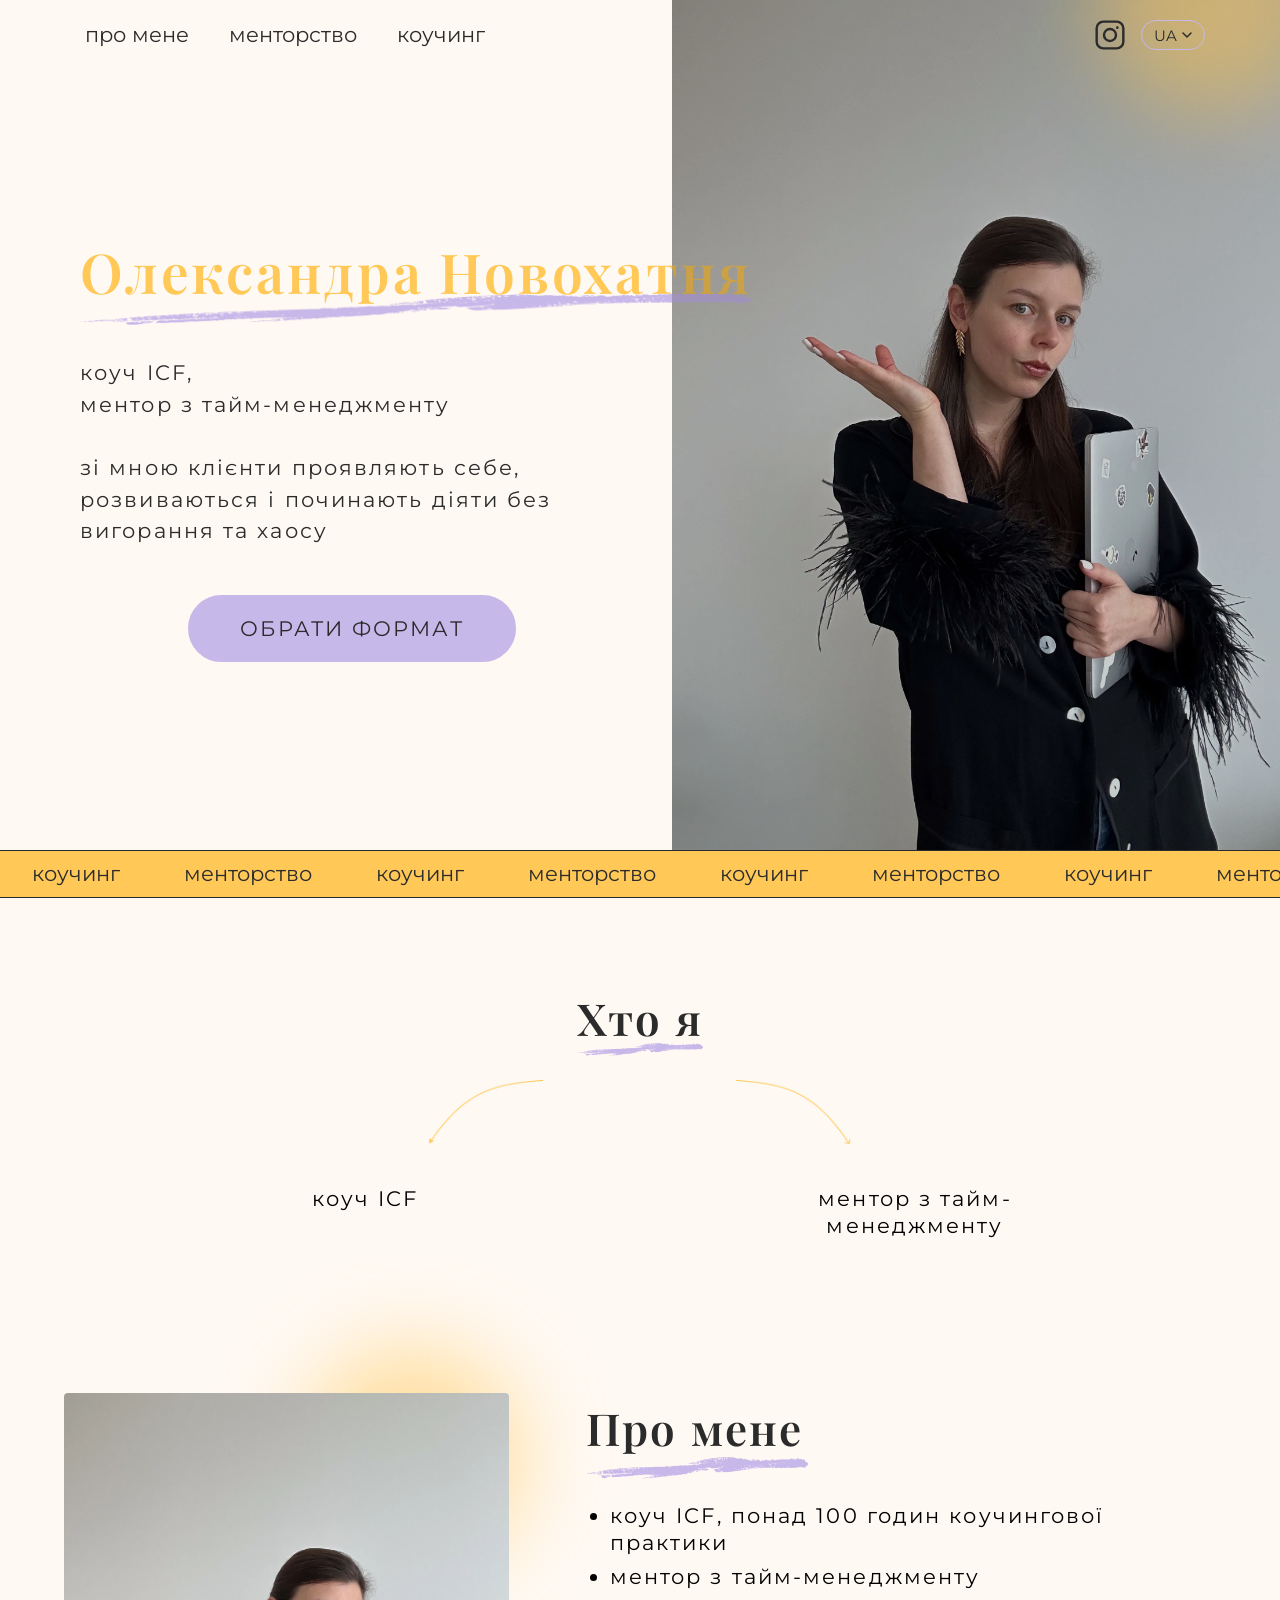
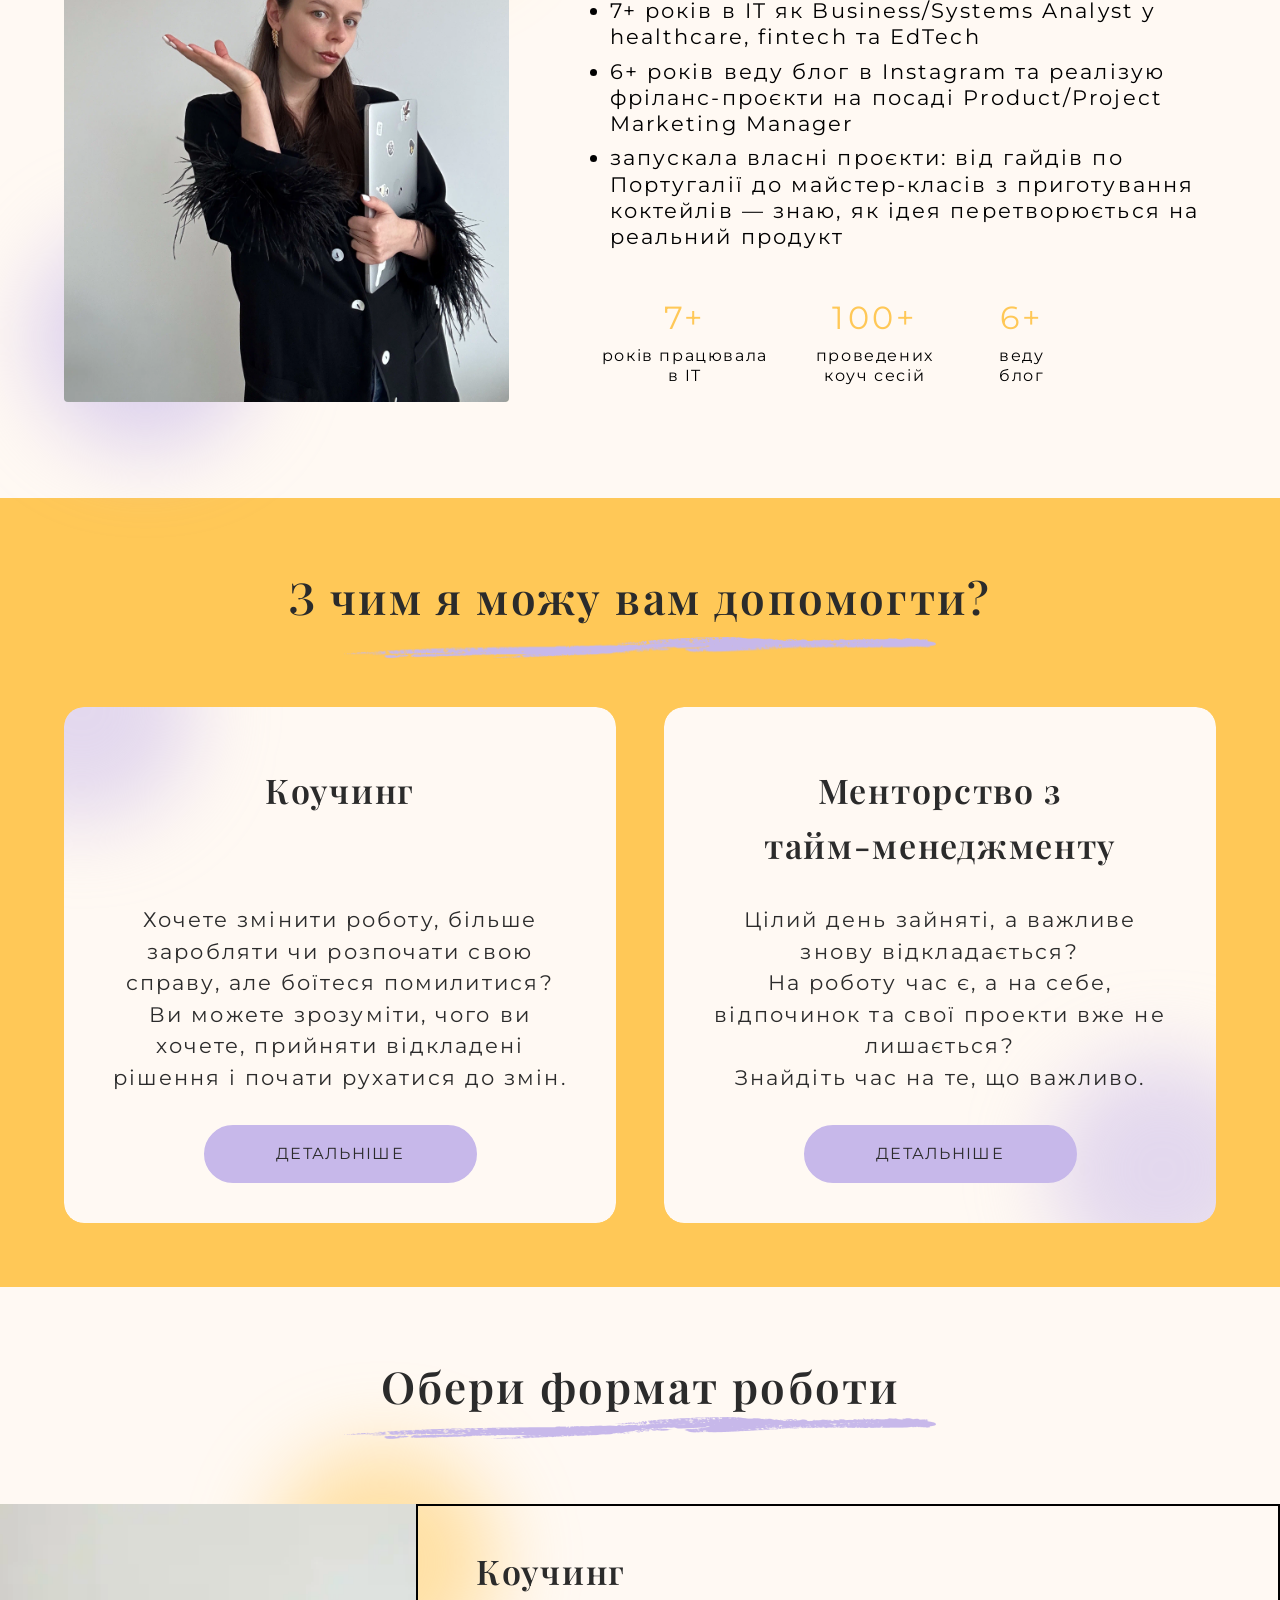
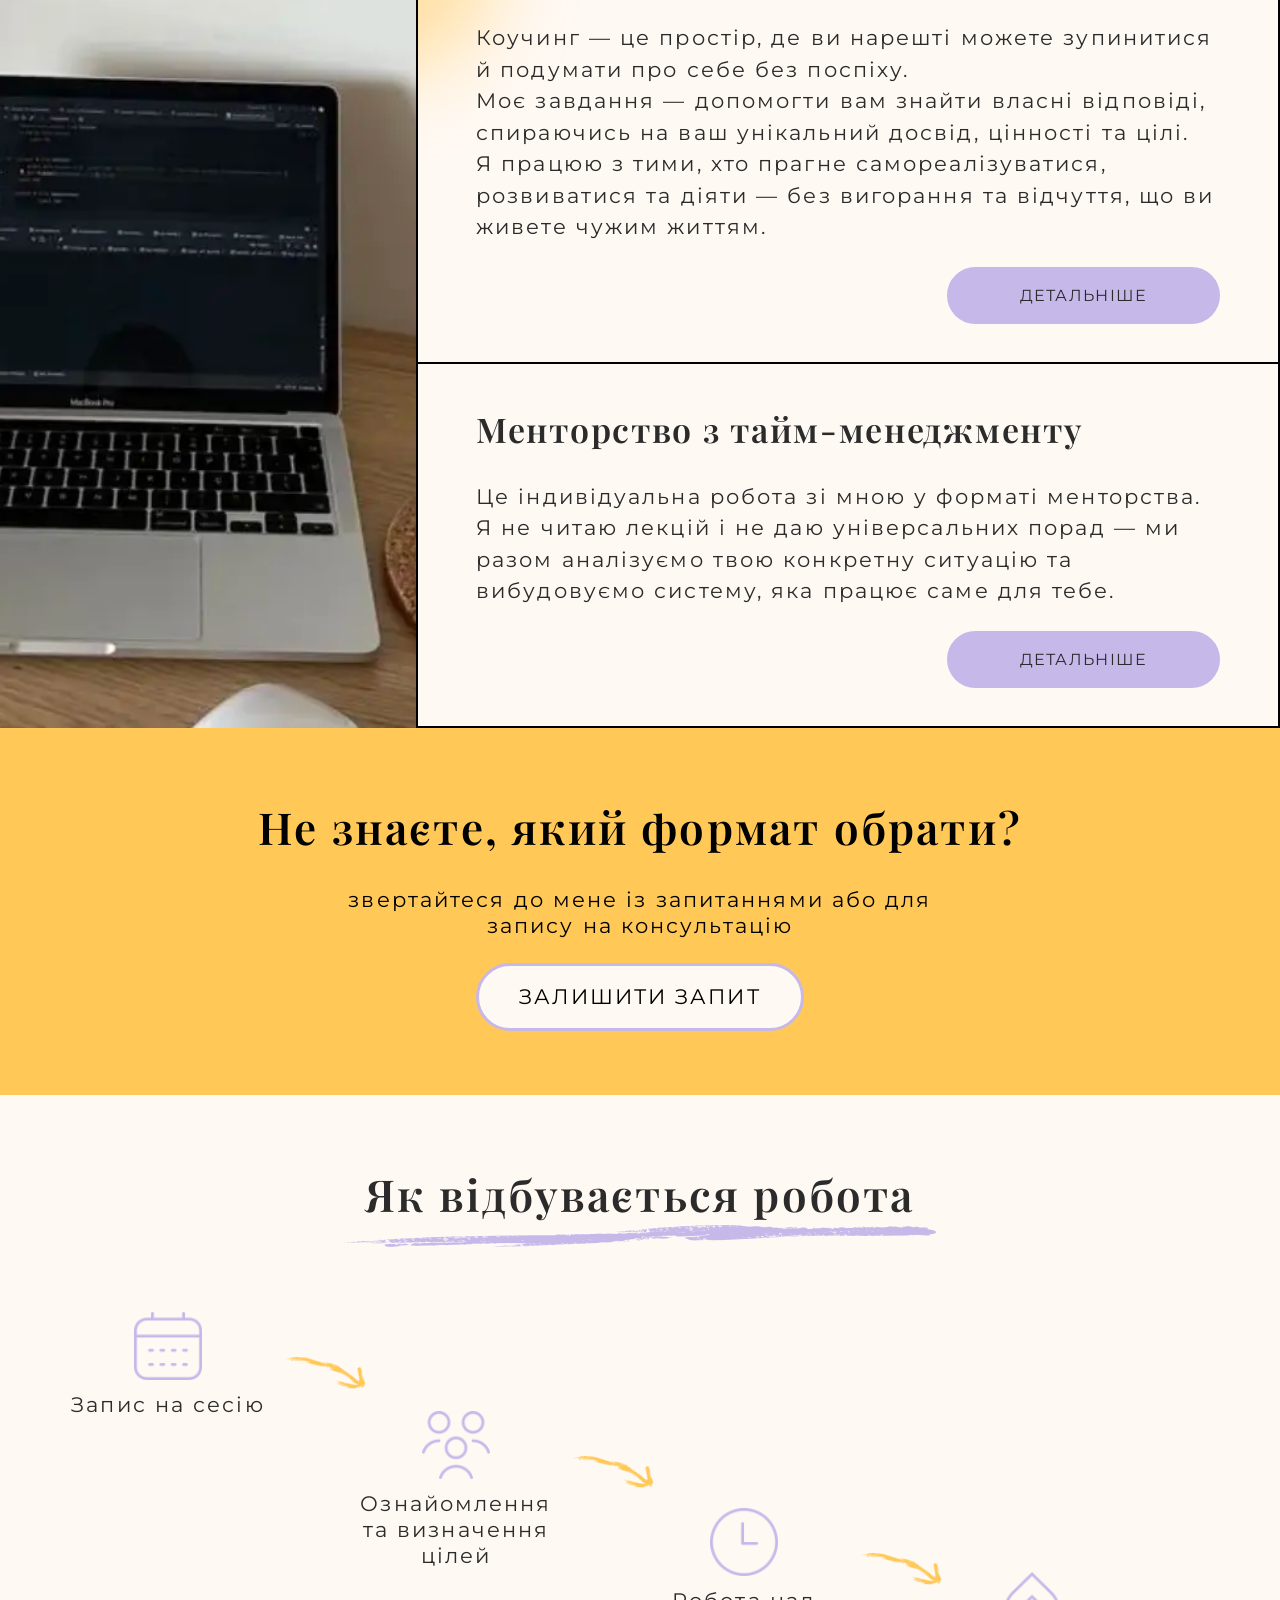
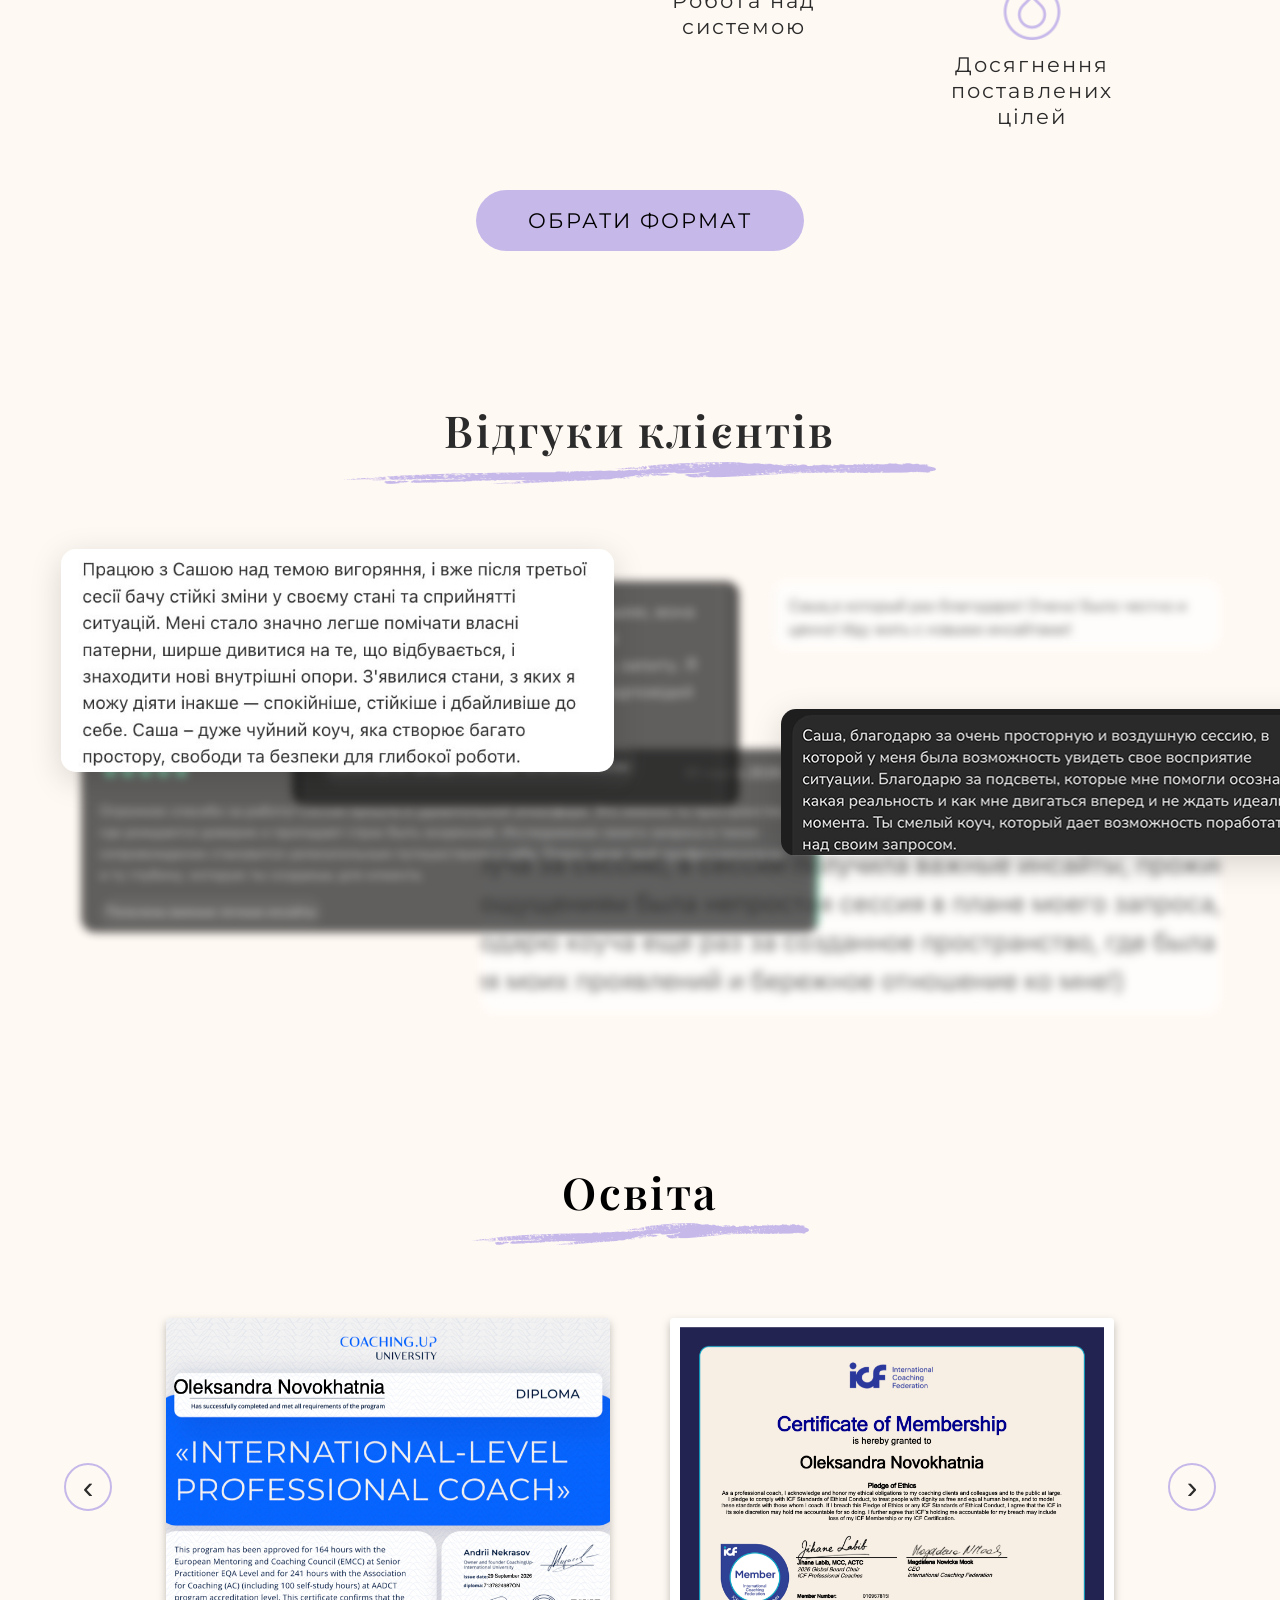
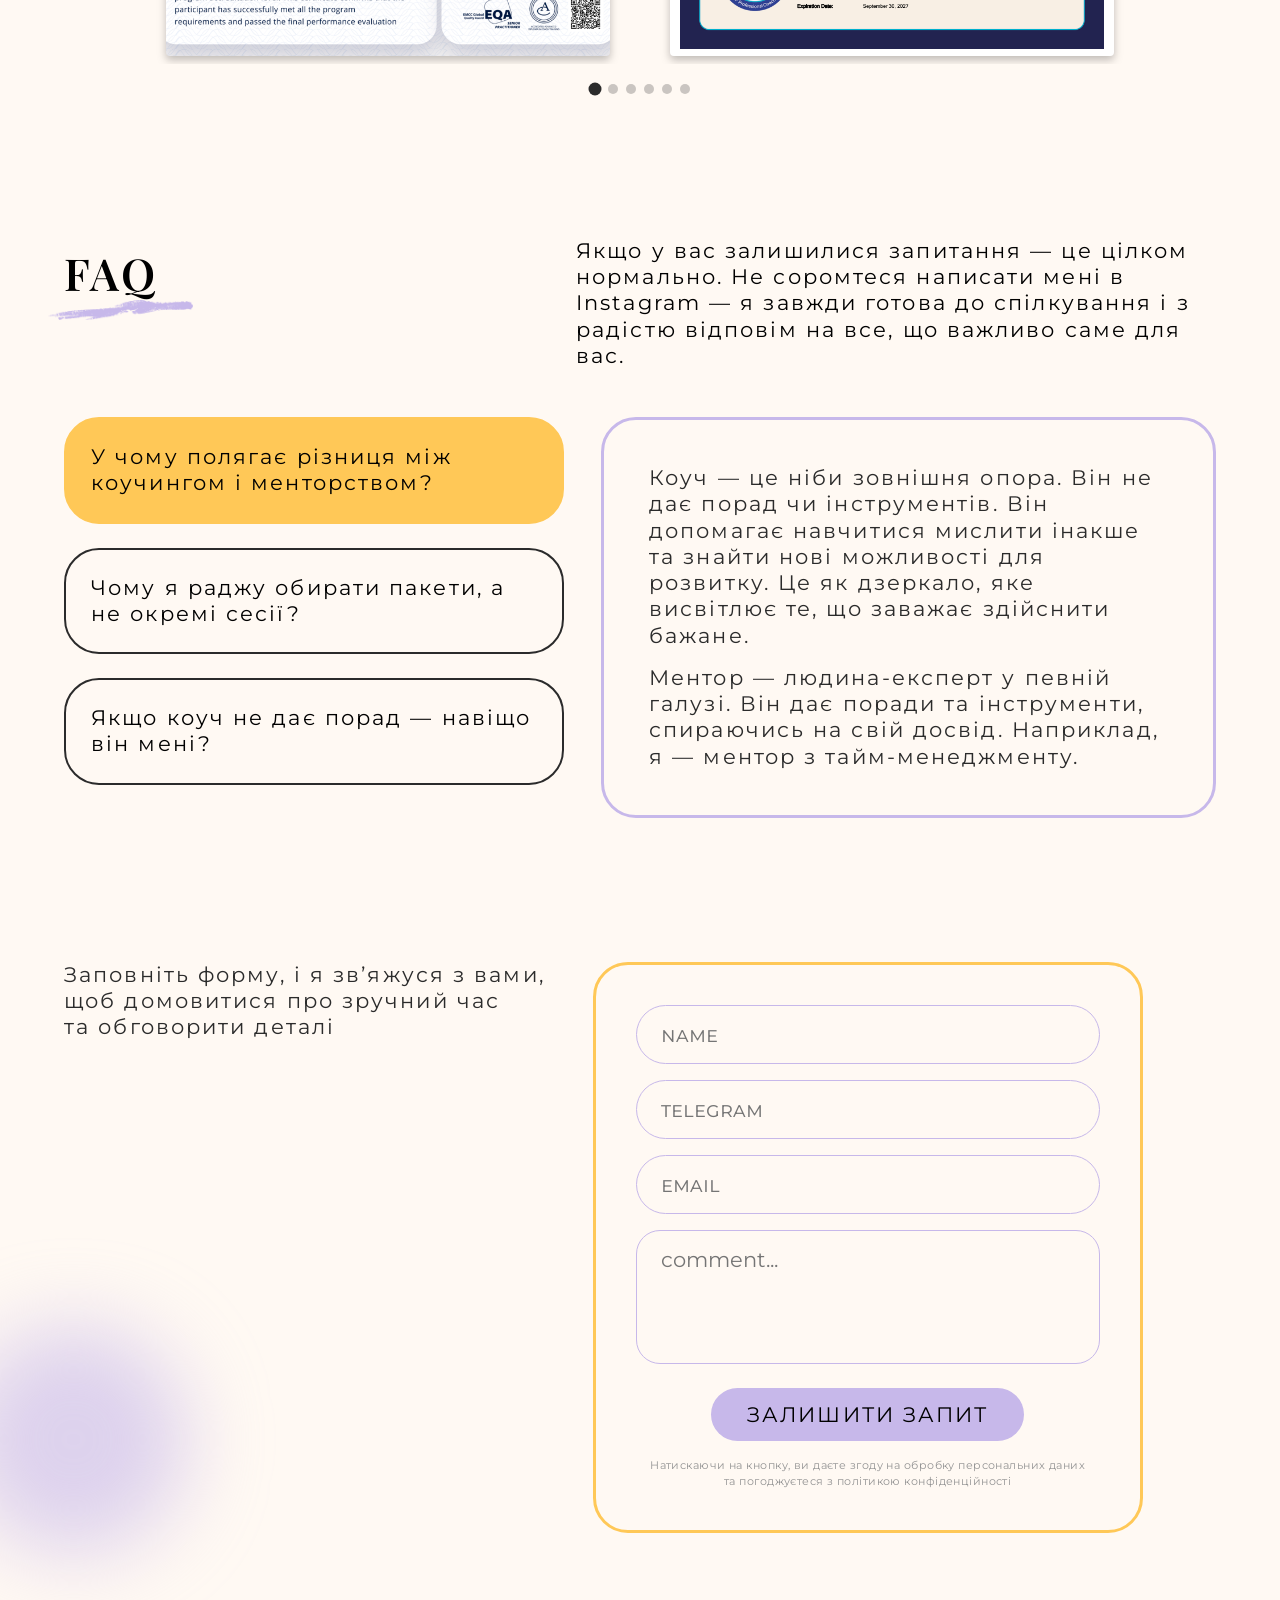
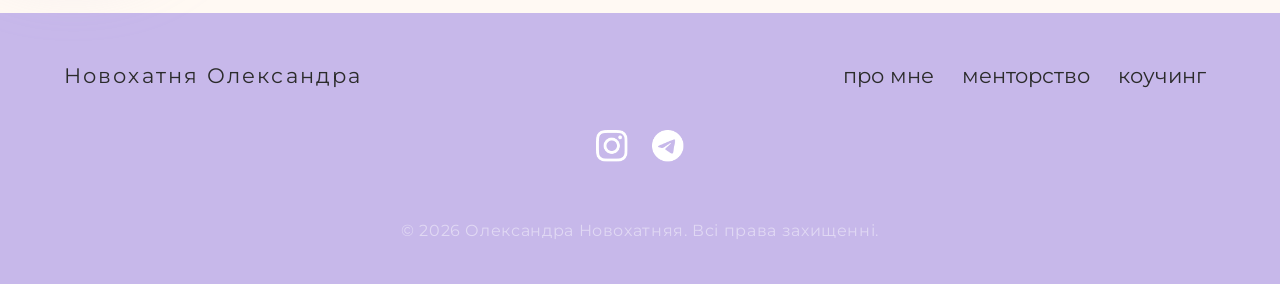
<file: ua/index.html>
<!DOCTYPE html>
<html lang="uk">
<head>
  <meta charset="UTF-8" />
  <meta name="viewport" content="width=device-width, initial-scale=1.0" />
  <meta name="description" content="Олександра Новохатня — студент-коуч акредитованої ICF програми та ментор з тайм-менеджменту" />
  <title>Олександра Новохатняя — Коуч та Ментор</title>
  <link rel="icon" type="image/png" href="../assets/favicon.png" />
  <link rel="apple-touch-icon" href="../favicon.png" />
  <link rel="preconnect" href="https://fonts.googleapis.com" />
  <link rel="preconnect" href="https://fonts.gstatic.com" crossorigin />
  <link href="https://fonts.googleapis.com/css2?family=Playfair+Display:wght@600&family=Montserrat:wght@400;500;600&display=swap" rel="stylesheet" />
  <link rel="stylesheet" href="../style.css" />
</head>
<body>

  <!-- ==============================
       HEADER
       ============================== -->
  <header class="header" role="banner">
    <!-- Burger (mobile only) -->
    <button class="burger" id="burger-btn" aria-label="Відкрити меню" aria-expanded="false" aria-controls="mobile-nav">
      <span class="burger__line"></span>
      <span class="burger__line"></span>
      <span class="burger__line"></span>
    </button>

    <!-- Desktop nav (hidden on mobile via CSS) -->
    <nav class="header__nav" aria-label="Основна навігація">
      <ul class="header__nav-list" role="list">
        <li><a href="#about" class="header__nav-link">про мене</a></li>
        <li><a href="mentor/" class="header__nav-link">менторство</a></li>
        <li><a href="coaching/" class="header__nav-link">коучинг</a></li>
      </ul>
    </nav>

    <!-- Desktop right: Instagram + перемикач мови -->
    <div class="header__right">
      <a href="https://www.instagram.com/sasha_newhouse" target="_blank" rel="noopener noreferrer"
         class="header__insta" aria-label="Перейти до Instagram">
        <svg width="32" height="32" viewBox="0 0 24 24" fill="none" xmlns="http://www.w3.org/2000/svg" aria-hidden="true" focusable="false">
          <rect x="2" y="2" width="20" height="20" rx="5" stroke="currentColor" stroke-width="1.8"/>
          <circle cx="12" cy="12" r="4.5" stroke="currentColor" stroke-width="1.8"/>
          <circle cx="17.5" cy="6.5" r="1" fill="currentColor"/>
        </svg>
      </a>

      <div class="lang" id="lang-desktop">
        <button class="lang__btn" id="lang-btn-desktop" aria-haspopup="listbox" aria-expanded="false" aria-label="Вибір мови">
          <span class="lang__current" id="lang-current-desktop">UA</span>
          <svg class="lang__arrow" width="10" height="6" viewBox="0 0 10 6" fill="none" aria-hidden="true">
            <path d="M1 1L5 5L9 1" stroke="#2B2B2B" stroke-width="1.5" stroke-linecap="round" stroke-linejoin="round"/>
          </svg>
        </button>
        <ul class="lang__dropdown" id="lang-dropdown-desktop" role="listbox" aria-label="Мови" aria-hidden="true">
          <li class="lang__option lang__option--active" role="option" aria-selected="true"  data-lang="UA"><a href="">UA</a></li>
          <li class="lang__option"                      role="option" aria-selected="false" data-lang="RU"><a href="/sasha_lending/">RU</a></li>
        </ul>
      </div>
    </div>
  </header>

  <!-- Mobile dropdown nav -->
  <nav class="mobile-nav" id="mobile-nav" aria-label="Мобільна навігація">
    <a href="#about" class="mobile-nav__link">про мне</a>
    <a href="mentor/" class="mobile-nav__link">менторство</a>
    <a href="coaching/" class="mobile-nav__link">коучинг</a>
  </nav>

  <main id="main-content">

    <!-- ==============================
         HERO
         ============================== -->
    <section class="hero" aria-labelledby="hero-title">
      <div class="hero__content">
        <h1 class="hero__title" id="hero-title">
          <span class="hero__title-inner">
            Олександра Новохатня
            <img src="../assets/vector_15__1_.png" alt="" class="hero__title-vector" aria-hidden="true" />
          </span>
        </h1>

        <p class="hero__subtitle">
          коуч ICF,<br />
          ментор з тайм-менеджменту
        </p>

        <p class="hero__description">
          зі мною клієнти проявляють себе,
          розвиваються і починають діяти без вигорання та хаосу
        </p>

        <a href="#formats" class="btn btn--lavender">ОБРАТИ ФОРМАТ</a>
      </div>

      <div class="hero__image-wrap">
        <!-- Ellipse 43: amber blur 227×227px, top-right corner -->
        <div class="hero__blur hero__blur--amber" aria-hidden="true"></div>
        <!-- Dark overlay rgba(0,0,0,0.2) per Figma -->
        <div class="hero__photo-overlay" aria-hidden="true"></div>
        <img
          src="../assets/main_photo.webp"
          alt="Олександра Новохатня"
          class="hero__photo"
          loading="eager"
          fetchpriority="high"
        />
      </div>
    </section>

    <!-- ==============================
         MARQUEE STRIP
         ============================== -->
    <div class="marquee-strip" aria-hidden="true">
      <div class="marquee-track">
        <span>коучинг</span>
        <span>менторство</span>
        <span>коучинг</span>
        <span>менторство</span>
        <span>коучинг</span>
        <span>менторство</span>
        <span>коучинг</span>
        <span>менторство</span>
        <span>коучинг</span>
        <span>менторство</span>
        <span>коучинг</span>
        <span>менторство</span>
        <span>коучинг</span>
        <span>менторство</span>
        <span>коучинг</span>
        <span>менторство</span>
      </div>
    </div>

    <!-- ==============================
         WHO I AM
         ============================== -->
    <section class="who" id="about" aria-labelledby="who-title">
      <div class="who__inner">
        <div class="who__heading-wrap">
          <h2 class="who__title" id="who-title">Хто я</h2>
          <img src="../assets/vector_17.png" alt="" class="who__title-vector" aria-hidden="true" />
        </div>

        <div class="who__arrows" aria-hidden="true">
          <img src="../assets/arrow_13.png" alt="" class="who__arrow who__arrow--left" />
          <img src="../assets/arrow_14.png" alt="" class="who__arrow who__arrow--right" />
        </div>

        <div class="who__cards">
          <div class="who__card">
            <p class="who__card-text">коуч ICF</p>
          </div>
          <div class="who__card">
            <p class="who__card-text">ментор з тайм-менеджменту</p>
          </div>
        </div>
      </div>
    </section>

    <!-- ==============================
         ABOUT ME
         ============================== -->
    <section class="about" id="about-me" aria-labelledby="about-title">
      <div class="about__image-col">
        <div class="about__photo-wrap">
          <div class="about__blur about__blur--amber" aria-hidden="true"></div>
          <div class="about__blur about__blur--lavender" aria-hidden="true"></div>
          <img
            src="../assets/main_photo.webp"
            alt="Олександра Новохатня — портрет"
            class="about__photo"
            loading="lazy"
          />
        </div>
      </div>

      <div class="about__content">
        <div class="about__heading-wrap">
          <h2 class="about__title" id="about-title">Про мене</h2>
          <img src="../assets/vector_17.png" alt="" class="about__title-vector" aria-hidden="true" />
        </div>

        <ul class="about__list" aria-label="Факты про меня">
          <li>коуч ICF, понад 100 годин коучингової практики</li>
          <li>ментор з тайм-менеджменту</li>
          <li>7+ років в IT як Business/Systems Analyst у healthcare, fintech та EdTech</li>
          <li>6+ років веду блог в Instagram та реалізую фріланс-проєкти на посаді Product/Project Marketing Manager</li>
          <li>запускала власні проєкти: від гайдів по Португалії до майстер-класів з приготування коктейлів — знаю, як ідея перетворюється на реальний продукт</li>
        </ul>

        <div class="about__stats" aria-label="Статистика">
          <div class="about__stat">
            <span class="about__stat-num">7+</span>
            <span class="about__stat-label">років працювала<br/>в IT</span>
          </div>
          <div class="about__stat">
            <span class="about__stat-num">100+</span>
            <span class="about__stat-label">проведених<br/>коуч сесій</span>
          </div>
          <div class="about__stat">
            <span class="about__stat-num">6+</span>
            <span class="about__stat-label">веду<br/>блог</span>
          </div>
        </div>
      </div>
    </section>

    <!-- ==============================
         HELP / COACHING & MENTORING
         ============================== -->
    <section class="help" id="coaching" aria-labelledby="help-title">
      <div class="help__inner">
        <div class="help__heading-wrap">
          <h2 class="section-title" id="help-title">З чим я можу вам допомогти?</h2>
          <img src="../assets/Vector_19.png" alt="" class="help__title-vector" aria-hidden="true" />
        </div>

        </div>

        <div class="help__cards">
          <article class="help__card">
            <div class="help__blur help__blur--tl" aria-hidden="true"></div>
            <h3 class="help__card-title">Коучинг</h3>
            <p class="help__card-text">
              Хочете змінити роботу, більше заробляти чи розпочати свою справу, але боїтеся помилитися? <br />
              Ви можете зрозуміти, чого ви хочете, прийняти відкладені рішення і почати рухатися до змін.
            </p>
            <a href="coaching/" class="btn btn--lavender help__btn">ДЕТАЛЬНІШЕ</a>
          </article>

          <article class="help__card">
            <div class="help__blur help__blur--bl" aria-hidden="true"></div>
            <h3 class="help__card-title">Менторство з<br />тайм-менеджменту</h3>
            <p class="help__card-text">
              Цілий день зайняті, а важливе знову відкладається? <br />
              На роботу час є, а на себе, відпочинок та свої проекти вже не лишається? <br />
              Знайдіть час на те, що важливо.
            </p>
            <a href="mentor/" class="btn btn--lavender help__btn">ДЕТАЛЬНІШЕ</a>
          </article>
        </div>
      </div>
    </section>

    <!-- ==============================
         FORMATS
         ============================== -->
    <section class="formats" id="formats" aria-labelledby="formats-title">
      <div class="formats__heading-wrap">
        <h2 class="formats__title" id="formats-title">Обери формат роботи</h2>
        <img src="../assets/Vector_21.png" alt="" class="formats__title-vector" aria-hidden="true" />
      </div>

      <div class="formats__layout">
        <div class="formats__image-col">
          <div class="formats__blur" aria-hidden="true"></div>
          <img
            src="../assets/formats.webp"
            alt="Формати роботи — фото Олександра"
            class="formats__photo"
            loading="lazy"
          />
        </div>

        <div class="formats__cards-col">
          <article class="formats__card">
            <h3 class="formats__card-title">Коучинг</h3>
            <p class="formats__card-text">
              Коучинг — це простір, де ви нарешті можете зупинитися й подумати про себе без поспіху. <br/>Моє завдання — допомогти вам знайти власні відповіді, спираючись на ваш унікальний досвід, цінності та цілі.<br/> Я працюю з тими, хто прагне самореалізуватися, розвиватися та діяти — без вигорання та відчуття, що ви живете чужим життям.
            </p>
            <a href="coaching/" class="btn btn--lavender formats__btn">ДЕТАЛЬНІШЕ</a>
          </article>

          <article class="formats__card formats__card--no-top">
            <h3 class="formats__card-title">Менторство з тайм-менеджменту</h3>
            <p class="formats__card-text">
              Це індивідуальна робота зі мною у форматі менторства. <br/>Я не читаю лекцій і не даю універсальних порад — ми разом аналізуємо твою конкретну ситуацію та вибудовуємо систему, яка працює саме для тебе.
            </p>
            <a href="mentor/" class="btn btn--lavender formats__btn">ДЕТАЛЬНІШЕ</a>
          </article>
        </div>
      </div>
    </section>

    <!-- ==============================
         CTA STRIP
         ============================== -->
    <section class="cta-strip" aria-labelledby="cta-title">
      <h2 class="cta-strip__title" id="cta-title">Не знаєте, який формат обрати?</h2>
      <p class="cta-strip__sub">звертайтеся до мене із запитаннями або для запису на консультацію</p>
      <a href="#contact" class="btn cta-strip__btn">ЗАЛИШИТИ ЗАПИТ</a>
    </section>

    <!-- ==============================
         PROCESS
         ============================== -->
    <section class="process" aria-labelledby="process-title">
      <div class="process__heading-wrap">
        <h2 class="process__title" id="process-title">Як відбувається робота</h2>
        <img src="../assets/Vector_22.png" alt="" class="process__title-vector" aria-hidden="true" />
      </div>

      <ol class="process__steps" aria-label="Кроки роботи">
        <li class="process__step">
          <img src="../assets/free-icon-font-calendar__1_.png" alt="" class="process__icon" aria-hidden="true" />
          <p class="process__label">Запис на сесію</p>
          <img src="../assets/group_49.png" alt="" class="process__arrow" aria-hidden="true" />
        </li>

        <li class="process__step">
          <img src="../assets/free-icon-font-users-alt__1_.png" alt="" class="process__icon" aria-hidden="true" />
          <p class="process__label">Ознайомлення та визначення цілей</p>
          <img src="../assets/group_49.png" alt="" class="process__arrow" aria-hidden="true" />
        </li>

        <li class="process__step">
          <img src="../assets/free-icon-font-clock-three__2_.png" alt="" class="process__icon" aria-hidden="true" />
          <p class="process__label">Робота над системою</p>
          <img src="../assets/group_49.png" alt="" class="process__arrow" aria-hidden="true" />
        </li>

        <li class="process__step">
          <img src="../assets/free-icon-font-fire-flame-simple.png" alt="" class="process__icon" aria-hidden="true" />
          <p class="process__label">Досягнення поставлених цілей</p>
        </li>
      </ol>

      <div class="process__cta">
        <a href="#formats" class="btn process__btn">ОБРАТИ ФОРМАТ</a>
      </div>
    </section>

    <!-- ==============================
         REVIEWS
         ============================== -->
    <section class="reviews" aria-labelledby="reviews-title">
      <div class="reviews__heading-wrap">
        <h2 class="reviews__title" id="reviews-title">Відгуки клієнтів</h2>
        <img src="../assets/Vector_21.png" alt="" class="reviews__title-vector" aria-hidden="true" />
      </div>

      <!-- Desktop: стек із 3 карток -->
      <div class="reviews__stack" id="reviews-stack" role="region" aria-label="Відгуки клієнтів">
        <article class="reviews__card reviews__card--active" data-index="0" tabindex="0" aria-label="Відгук 1">
          <img src="../assets/review_1.jpeg" alt="Відгук клієнта 1" class="reviews__card-img" draggable="false" loading="lazy" />
        </article>
        <article class="reviews__card reviews__card--back" data-index="1" tabindex="0" role="button" aria-label="Відгук 2">
          <img src="../assets/review_2.jpg" alt="Відгук клієнта 2" class="reviews__card-img" draggable="false" loading="lazy" />
        </article>
        <article class="reviews__card reviews__card--back" data-index="2" tabindex="0" role="button" aria-label="Відгук 3">
          <img src="../assets/review_3.jpg" alt="Відгук клієнта 3" class="reviews__card-img" draggable="false" loading="lazy" />
        </article>
        <article class="reviews__card reviews__card--active" data-index="3" tabindex="0" aria-label="Відгук 1">
          <img src="../assets/image_30.png" alt="Відгук клієнта 1" class="reviews__card-img" draggable="false" loading="lazy" />
        </article>
        <article class="reviews__card reviews__card--back" data-index="4" tabindex="0" role="button" aria-label="Відгук 2">
          <img src="../assets/image_32.png" alt="Відгук клієнта 2" class="reviews__card-img" draggable="false" loading="lazy" />
        </article>
        <article class="reviews__card reviews__card--back" data-index="5" tabindex="0" role="button" aria-label="Відгук 3">
          <img src="../assets/image_33.png" alt="Відгук клієнта 3" class="reviews__card-img" draggable="false" loading="lazy" />
        </article>
      </div>

      <!-- Mobile/tablet: слайдер -->
      <div class="reviews__slider" role="region" aria-label="Слайдер відгуків">
        <div class="reviews__slider-track-wrap">
          <div class="reviews__slider-track" id="reviews-slider-track">
            <div class="reviews__slide"><img src="../assets/review_1.jpeg" alt="Відгук клієнта 1" loading="lazy" /></div>
            <div class="reviews__slide"><img src="../assets/review_2.jpg" alt="Відгук клієнта 2" loading="lazy" /></div>
            <div class="reviews__slide"><img src="../assets/review_3.jpg" alt="Відгук клієнта 3" loading="lazy" /></div>
            <div class="reviews__slide"><img src="../assets/image_30.png" alt="Відгук клієнта 1" loading="lazy" /></div>
            <div class="reviews__slide"><img src="../assets/image_32.png" alt="Відгук клієнта 2" loading="lazy" /></div>
            <div class="reviews__slide"><img src="../assets/image_33.png" alt="Відгук клієнта 3" loading="lazy" /></div>
          </div>
        </div>
        <div class="reviews__dots" role="tablist" aria-label="Навігація слайдера">
          <button class="reviews__dot reviews__dot--active" role="tab" aria-selected="true"  aria-label="Відгук 1" data-slide="0"></button>
          <button class="reviews__dot"                     role="tab" aria-selected="false" aria-label="Відгук 2" data-slide="1"></button>
          <button class="reviews__dot"                     role="tab" aria-selected="false" aria-label="Відгук 3" data-slide="2"></button>
          <button class="reviews__dot"                     role="tab" aria-selected="false" aria-label="Відгук 4" data-slide="3"></button>
          <button class="reviews__dot"                     role="tab" aria-selected="false" aria-label="Відгук 5" data-slide="4"></button>
          <button class="reviews__dot"                     role="tab" aria-selected="false" aria-label="Відгук 6" data-slide="5"></button>
        </div>
      </div>

    </section>

    <!-- ==============================
         CERTIFICATES
         ============================== -->
    <section class="certs" aria-labelledby="certs-title">
      <div class="certs__heading-wrap">
        <h2 class="certs__title" id="certs-title">Освіта</h2>
        <img src="../assets/Vector_20.png" alt="" class="certs__title-vector" aria-hidden="true" />
      </div>

      <!-- Desktop: grid (без змін) -->
      <div class="certs__grid">
        <figure class="certs__card">
          <img
            src="../assets/coaching_diploma.webp"
            alt="Диплом ICF"
            class="certs__img"
            loading="lazy"
          />
        </figure>
        <figure class="certs__card">
          <img
            src="../assets/coaching_icf_member.webp"
            alt="Членство ICF"
            class="certs__img"
            loading="lazy"
          />
        </figure>
        <figure class="certs__card">
          <img
            src="../assets/diploma_kpi.webp"
            alt="Диплом КПИ"
            class="certs__img"
            loading="lazy"
          />
        </figure>
        <figure class="certs__card">
          <img
            src="../assets/certificate_Ethical.webp"
            alt="Сертифікат акредитації ICF"
            class="certs__img"
            loading="lazy"
          />
        </figure>
        <figure class="certs__card">
          <img
            src="../assets/long-term_contracts.webp"
            alt="Сертифікат акредитації ICF"
            class="certs__img"
            loading="lazy"
          />
        </figure>
                <figure class="certs__card">
          <img
            src="../assets/Metaphors_and_Transformation Pauses.webp"
            alt="Сертифікат акредитації ICF"
            class="certs__img"
            loading="lazy"
          />
        </figure>
      </div>

      <!-- Desktop: слайдер (активується JS коли > 2 зображень) -->
      <div class="certs__desktop-slider" id="certs-desktop-slider" role="region" aria-label="Слайдер сертифікатів десктоп">
        <div class="certs__desktop-track-wrap">
          <button class="certs__desktop-btn certs__desktop-prev" aria-label="Попередній сертифікат">&#8249;</button>
          <div class="certs__desktop-track-outer">
            <div class="certs__desktop-track"></div>
          </div>
          <button class="certs__desktop-btn certs__desktop-next" aria-label="Наступний сертифікат">&#8250;</button>
        </div>
        <div class="certs__desktop-dots" role="tablist" aria-label="Навігація слайдера"></div>
      </div>

      <!-- Mobile/tablet: слайдер -->
      <div class="certs__slider" role="region" aria-label="Слайдер сертифікатів">
        <div class="certs__slider-track-wrap">
          <div class="certs__slider-track" id="certs-slider-track">
            <div class="certs__slide">
              <img src="../assets/certificate_Ethical.webp" alt="Сертифікат 1" loading="lazy" />
            </div>
            <div class="certs__slide">
              <img src="../assets/long-term_contracts.webp" alt="Сертифікат 2" loading="lazy" />
            </div>
            <div class="certs__slide">
              <img src="../assets/Metaphors_and_Transformation Pauses.webp" alt="Сертифікат 3" loading="lazy" />
            </div>
          </div>
        </div>
        <div class="certs__dots" role="tablist" aria-label="Навігація слайдера">
          <button class="certs__dot certs__dot--active" role="tab" aria-selected="true"  aria-label="Сертифікат 1" data-slide="0"></button>
          <button class="certs__dot"                   role="tab" aria-selected="false" aria-label="Сертифікат 2" data-slide="1"></button>
          <button class="certs__dot"                   role="tab" aria-selected="false" aria-label="Сертифікат 3" data-slide="2"></button>          
        </div>
      </div>

    </section>

    <!-- ==============================
         FAQ
         ============================== -->
    <section class="faq" id="faq" aria-labelledby="faq-title">
      <div class="faq__header">
        <div class="faq__heading-wrap">
          <h2 class="faq__title" id="faq-title">FAQ</h2>
          <img src="../assets/Vector_24.png" alt="" class="faq__title-vector" aria-hidden="true" />
        </div>
        <p class="faq__sub">
          Якщо у вас залишилися запитання — це цілком нормально.
          Не соромтеся написати мені в Instagram — я завжди готова
          до спілкування і з радістю відповім на все, що важливо саме для вас.
        </p>
      </div>

      <div class="faq__layout">
        <div class="faq__questions" role="tablist" aria-label="Питання FAQ">
          <button
            class="faq__q faq__q--active"
            data-answer="answer-1"
            role="tab"
            aria-selected="true"
            aria-controls="answer-1"
            id="tab-1"
          >
            У чому полягає різниця між коучингом і менторством?
          </button>
          <button
            class="faq__q"
            data-answer="answer-2"
            role="tab"
            aria-selected="false"
            aria-controls="answer-2"
            id="tab-2"
          >
            Чому я раджу обирати пакети, а не окремі сесії?
          </button>
          <button
            class="faq__q"
            data-answer="answer-3"
            role="tab"
            aria-selected="false"
            aria-controls="answer-3"
            id="tab-3"
          >
            Якщо коуч не дає порад — навіщо він мені?
          </button>
        </div>

        <div class="faq__answer-box" role="tabpanel">

          <div class="faq__answer" id="answer-1" aria-labelledby="tab-1">
            <p>Коуч — це ніби зовнішня опора. Він не дає порад чи інструментів. Він допомагає навчитися мислити інакше та знайти нові можливості для розвитку. Це як дзеркало, яке висвітлює те, що заважає здійснити бажане.</p>
            <p>Ментор — людина-експерт у певній галузі. Він дає поради та інструменти, спираючись на свій досвід. Наприклад, я — ментор з тайм-менеджменту.</p>
          </div>

          <div class="faq__answer faq__answer--hidden" id="answer-2" aria-labelledby="tab-2">
            <p>Разова сесія дає інсайт, але не приносить змін. Зміни відбуваються завдяки повторенню, рефлексії та послідовності.</p>
          </div>

          <div class="faq__answer faq__answer--hidden" id="answer-3" aria-labelledby="tab-3">
            <p>Поради — це чужі відповіді на твої запитання. Вони не завжди працюють. </p>
            <p>Коучинг розвиває твою здатність мислити чіткіше та приймати рішення, не зважаючи на чужі думки. Це навичка, яка залишається з тобою назавжди.</p>
          </div>
        </div>
      </div>
    </section>

    <!-- ==============================
         CONTACT
         ============================== -->
    <section class="contact" id="contact" aria-labelledby="contact-title">
      <div class="contact__blur" aria-hidden="true"></div>

      <p class="contact__text" id="contact-title">
      Заповніть форму, і я зв’яжуся з вами,<br />
        щоб домовитися про зручний час<br />
        та обговорити деталі
      </p>
      <form action="https://formspree.io/f/xbdeoyad" method="POST" class="contact__form-wrap">
        <div class="contact__field">
          <input type="hidden" name="page_url" id="page-url"/>
          <script>
              document.getElementById('page-url').value = window.location.href;
          </script>
          <label for="contact-name" class="sr-only">Ім'я</label>
          <input
            type="text"
            id="contact-name"
            name="name"
            placeholder="name"
            class="contact__input"
            autocomplete="name"
          />
        </div>
        <div class="contact__field">
          <label for="contact-phone" class="sr-only">telegram</label>
          <input
            type="tel"
            id="contact-phone"
            name="telegram"
            placeholder="telegram"
            class="contact__input"
            autocomplete="tel"
          />
        </div>
        <div class="contact__field">
          <label for="contact-email" class="sr-only">Email</label>
          <input
            type="email"
            id="contact-email"
            name="email"
            placeholder="email"
            class="contact__input"
            autocomplete="email"
          />
        </div>
        <div class="contact__field">
          <label for="contact-comment" class="sr-only">Коментарии</label>
          <textarea
            id="contact-comment"
            name="comment"
            placeholder="comment..."
            class="contact__input contact__textarea"
            rows="4"
          ></textarea>
        </div>
        <button type="submit" class="btn contact__submit">ЗАЛИШИТИ ЗАПИТ</button>
        <p class="contact__privacy">Натискаючи на кнопку, ви даєте згоду на обробку персональних даних та погоджуєтеся з політикою конфіденційності</p>
      </form>
    </section>

  </main>

  <!-- ==============================
       FOOTER
       ============================== -->
  <footer class="footer" role="contentinfo">
    <div class="footer__top">
      <p class="footer__name">Новохатня Олександра</p>
      <nav class="footer__nav" aria-label="Навігація в підвалі">
        <a href="#about" class="footer__link">про мне</a>
        <a href="mentor/" class="footer__link">менторство</a>
        <a href="coaching/" class="footer__link">коучинг</a>
      </nav>
    </div>

    <div class="footer__socials">
      <a href="https://www.instagram.com/sasha_newhouse" target="_blank" rel="noopener noreferrer"
         class="footer__social-link" aria-label="Instagram">
        <img src="../assets/Social_Icons1.png" alt="Instagram" class="footer__social-icon" />
      </a>
      <a href="https://t.me/+NM1TqLXFt6I1ZDc6" target="_blank" rel="noopener noreferrer"
         class="footer__social-link" aria-label="Соціальна мережа">
        <img src="../assets/Social_Icons2.png" alt="" class="footer__social-icon" />
      </a>
    </div>
        <p class="footer__bottom">© 2026 Олександра Новохатняя. Всі права захищенні.</p>
  </footer>

  <script>
    // Burger menu
    const burgerBtn = document.getElementById('burger-btn');
    const mobileNav = document.getElementById('mobile-nav');

    burgerBtn.addEventListener('click', () => {
      const isOpen = mobileNav.classList.toggle('mobile-nav--open');
      burgerBtn.classList.toggle('burger--open', isOpen);
      burgerBtn.setAttribute('aria-expanded', isOpen);
    });

    // Close mobile nav on link click
    mobileNav.querySelectorAll('.mobile-nav__link').forEach(link => {
      link.addEventListener('click', () => {
        mobileNav.classList.remove('mobile-nav--open');
        burgerBtn.classList.remove('burger--open');
        burgerBtn.setAttribute('aria-expanded', 'false');
      });
    });

    // Language switcher
    (function () {
      const btn      = document.getElementById('lang-btn-desktop');
      const dropdown = document.getElementById('lang-dropdown-desktop');
      const current  = document.getElementById('lang-current-desktop');
      const wrapper  = document.getElementById('lang-desktop');
      if (!btn || !dropdown) return;

      btn.addEventListener('click', function (e) {
        e.stopPropagation();
        const isOpen = dropdown.classList.contains('lang__dropdown--open');
        dropdown.classList.toggle('lang__dropdown--open', !isOpen);
        wrapper.classList.toggle('lang--open', !isOpen);
        btn.setAttribute('aria-expanded', String(!isOpen));
        dropdown.setAttribute('aria-hidden', String(isOpen));
      });

      dropdown.querySelectorAll('.lang__option').forEach(function (option) {
        option.addEventListener('click', function () {
          dropdown.querySelectorAll('.lang__option').forEach(function (o) {
            o.classList.remove('lang__option--active');
            o.setAttribute('aria-selected', 'false');
          });
          option.classList.add('lang__option--active');
          option.setAttribute('aria-selected', 'true');
          current.textContent = option.dataset.lang;
          dropdown.classList.remove('lang__dropdown--open');
          wrapper.classList.remove('lang--open');
          btn.setAttribute('aria-expanded', 'false');
          dropdown.setAttribute('aria-hidden', 'true');
        });
      });

      document.addEventListener('click', function (e) {
        if (!wrapper.contains(e.target)) {
          dropdown.classList.remove('lang__dropdown--open');
          wrapper.classList.remove('lang--open');
          btn.setAttribute('aria-expanded', 'false');
          dropdown.setAttribute('aria-hidden', 'true');
        }
      });
    })();

    // Reviews stack — desktop
    (function () {
      const stack = document.getElementById('reviews-stack');
      if (!stack) return;
      const cards = Array.from(stack.querySelectorAll('.reviews__card'));

      function activateCard(target) {
        cards.forEach(c => {
          c.classList.remove('reviews__card--active');
          c.classList.add('reviews__card--back');
          c.setAttribute('role', 'button');
        });
        target.classList.remove('reviews__card--back');
        target.classList.add('reviews__card--active');
        target.removeAttribute('role');
      }

      cards.forEach(card => {
        card.addEventListener('click', () => {
          if (!card.classList.contains('reviews__card--active')) activateCard(card);
        });
        card.addEventListener('keydown', e => {
          if ((e.key === 'Enter' || e.key === ' ') && !card.classList.contains('reviews__card--active')) {
            e.preventDefault();
            activateCard(card);
          }
        });
      });
    })();

    // Reviews slider — mobile/tablet
    (function () {
      const track = document.getElementById('reviews-slider-track');
      const dots  = Array.from(document.querySelectorAll('.reviews__dot'));
      if (!track || !dots.length) return;

      const slides = Array.from(track.querySelectorAll('.reviews__slide'));
      const total  = slides.length;
      if (total < 2) return;

      // Додаємо клони: копія останнього на початок, копія першого в кінець
      const cloneFirst = slides[0].cloneNode(true);
      const cloneLast  = slides[total - 1].cloneNode(true);
      track.appendChild(cloneFirst);
      track.insertBefore(cloneLast, slides[0]);
      // DOM тепер: [cloneLast, slide0, slide1, ..., slideN-1, cloneFirst]

      let current = 0; // логічний індекс (0..total-1)
      let isJumping = false;

      function slideW() {
        return track.parentElement.offsetWidth;
      }

      function scrollToReal(idx, animate) {
        // В DOM реальний слайд idx знаходиться на позиції idx+1 (бо є cloneLast на початку)
        const pos = (idx + 1) * slideW();
        if (animate) {
          track.scrollTo({ left: pos, behavior: 'smooth' });
        } else {
          track.style.scrollBehavior = 'auto';
          track.scrollLeft = pos;
          track.style.scrollBehavior = '';
        }
      }

      function updateDots(idx) {
        dots.forEach((d, i) => {
          d.classList.toggle('reviews__dot--active', i === idx);
          d.setAttribute('aria-selected', String(i === idx));
        });
      }

      // Ставимо на перший реальний слайд без анімації
      scrollToReal(0, false);
      updateDots(0);

      // Слухаємо scroll — синхронізуємо dots і робимо циклічний стрибок
      track.addEventListener('scroll', () => {
        if (isJumping) return;
        const w = slideW();
        if (!w) return;
        const pos = track.scrollLeft;
        const domIdx = Math.round(pos / w); // 0 = cloneLast, 1..total = реальні, total+1 = cloneFirst

        // Оновлюємо dots по логічному індексу
        const logical = domIdx - 1;
        if (logical >= 0 && logical < total && logical !== current) {
          current = logical;
          updateDots(current);
        }

        // Перестрибуємо з клона на реальний слайд
        if (domIdx === 0) {
          // Прокрутили до cloneLast → стрибаємо на останній реальний
          isJumping = true;
          current = total - 1;
          track.style.scrollBehavior = 'auto';
          track.scrollLeft = total * w;
          track.style.scrollBehavior = '';
          updateDots(current);
          setTimeout(() => { isJumping = false; }, 50);
        } else if (domIdx === total + 1) {
          // Прокрутили до cloneFirst → стрибаємо на перший реальний
          isJumping = true;
          current = 0;
          track.style.scrollBehavior = 'auto';
          track.scrollLeft = w;
          track.style.scrollBehavior = '';
          updateDots(current);
          setTimeout(() => { isJumping = false; }, 50);
        }
      }, { passive: true });

      dots.forEach((dot, i) => dot.addEventListener('click', () => {
        current = i;
        scrollToReal(i, true);
        updateDots(i);
      }));

      // Свайп
      let startX = 0, startY = 0, isSwiping = false;
      track.addEventListener('touchstart', e => {
        startX = e.touches[0].clientX;
        startY = e.touches[0].clientY;
        isSwiping = false;
      }, { passive: true });
      track.addEventListener('touchmove', e => {
        if (!isSwiping) {
          const dx = Math.abs(e.touches[0].clientX - startX);
          const dy = Math.abs(e.touches[0].clientY - startY);
          isSwiping = dx > dy;
        }
      }, { passive: true });
      track.addEventListener('touchend', e => {
        if (!isSwiping) return;
        const diffX = startX - e.changedTouches[0].clientX;
        if (Math.abs(diffX) > 50) {
          // Циклічний перехід
          const next = diffX > 0
            ? (current + 1) % total
            : (current - 1 + total) % total;
          current = next;
          scrollToReal(current, true);
          updateDots(current);
        }
      });
    })();

    // Certs slider — mobile/tablet
    (function () {
      const track = document.getElementById('certs-slider-track');
      const dotsContainer = document.querySelector('.certs__dots');
      const dots = dotsContainer ? Array.from(dotsContainer.querySelectorAll('.certs__dot')) : [];
      if (!track || !dots.length) return;

      const slides = Array.from(track.querySelectorAll('.certs__slide'));
      const total  = slides.length;
      if (total < 2) return;

      // Додаємо клони: копія останнього на початок, копія першого в кінець
      const cloneFirst = slides[0].cloneNode(true);
      const cloneLast  = slides[total - 1].cloneNode(true);
      track.appendChild(cloneFirst);
      track.insertBefore(cloneLast, slides[0]);
      // DOM тепер: [cloneLast, slide0, slide1, ..., slideN-1, cloneFirst]

      let current = 0;
      let isJumping = false;

      function slideW() {
        return track.parentElement.offsetWidth;
      }

      function scrollToReal(idx, animate) {
        const pos = (idx + 1) * slideW();
        if (animate) {
          track.scrollTo({ left: pos, behavior: 'smooth' });
        } else {
          track.style.scrollBehavior = 'auto';
          track.scrollLeft = pos;
          track.style.scrollBehavior = '';
        }
      }

      function updateDots(idx) {
        dots.forEach((d, i) => {
          d.classList.toggle('certs__dot--active', i === idx);
          d.setAttribute('aria-selected', String(i === idx));
        });
      }

      scrollToReal(0, false);
      updateDots(0);

      track.addEventListener('scroll', () => {
        if (isJumping) return;
        const w = slideW();
        if (!w) return;
        const domIdx = Math.round(track.scrollLeft / w);

        const logical = domIdx - 1;
        if (logical >= 0 && logical < total && logical !== current) {
          current = logical;
          updateDots(current);
        }

        if (domIdx === 0) {
          isJumping = true;
          current = total - 1;
          track.style.scrollBehavior = 'auto';
          track.scrollLeft = total * w;
          track.style.scrollBehavior = '';
          updateDots(current);
          setTimeout(() => { isJumping = false; }, 50);
        } else if (domIdx === total + 1) {
          isJumping = true;
          current = 0;
          track.style.scrollBehavior = 'auto';
          track.scrollLeft = w;
          track.style.scrollBehavior = '';
          updateDots(current);
          setTimeout(() => { isJumping = false; }, 50);
        }
      }, { passive: true });

      dots.forEach((dot, i) => dot.addEventListener('click', () => {
        current = i;
        scrollToReal(i, true);
        updateDots(i);
      }));

      // Свайп
      let startX = 0, startY = 0, isSwiping = false;
      track.addEventListener('touchstart', e => {
        startX = e.touches[0].clientX;
        startY = e.touches[0].clientY;
        isSwiping = false;
      }, { passive: true });
      track.addEventListener('touchmove', e => {
        if (!isSwiping) {
          const dx = Math.abs(e.touches[0].clientX - startX);
          const dy = Math.abs(e.touches[0].clientY - startY);
          isSwiping = dx > dy;
        }
      }, { passive: true });
      track.addEventListener('touchend', e => {
        if (!isSwiping) return;
        const diffX = startX - e.changedTouches[0].clientX;
        if (Math.abs(diffX) > 50) {
          const next = diffX > 0
            ? (current + 1) % total
            : (current - 1 + total) % total;
          current = next;
          scrollToReal(current, true);
          updateDots(current);
        }
      });
    })();

    // Certs slider — desktop (shown when > 2 images)
    (function () {
      const grid = document.querySelector('.certs__grid');
      const desktopSlider = document.getElementById('certs-desktop-slider');
      if (!grid || !desktopSlider) return;

      const cards = Array.from(grid.querySelectorAll('.certs__card'));
      if (cards.length <= 2) return; // only activate for > 2

      // Hide grid, show desktop slider only on desktop
      function initDesktopSlider() {
        if (window.innerWidth > 1024) {
          grid.style.display = 'none';
          desktopSlider.classList.add('certs__desktop-slider--active');
        } else {
          grid.style.display = '';
          desktopSlider.classList.remove('certs__desktop-slider--active');
        }
      }
      initDesktopSlider();
      window.addEventListener('resize', initDesktopSlider);

      const track = desktopSlider.querySelector('.certs__desktop-track');
      const dotsWrap = desktopSlider.querySelector('.certs__desktop-dots');
      if (!track || !dotsWrap) return;

      const total = cards.length;
      // perPage = 2 (visible at once), step = 1 card at a time
      const VISIBLE = 2;

      // Build slides from grid cards
      cards.forEach((card, i) => {
        const slide = document.createElement('div');
        slide.className = 'certs__desktop-slide';
        slide.appendChild(card.cloneNode(true));
        track.appendChild(slide);

        const dot = document.createElement('button');
        dot.className = 'certs__dot' + (i === 0 ? ' certs__dot--active' : '');
        dot.setAttribute('role', 'tab');
        dot.setAttribute('aria-selected', String(i === 0));
        dot.setAttribute('aria-label', `Сертифікат ${i + 1}`);
        dotsWrap.appendChild(dot);
      });

      const allSlides = Array.from(track.querySelectorAll('.certs__desktop-slide'));
      const allDots   = Array.from(dotsWrap.querySelectorAll('.certs__dot'));

      // Clone VISIBLE slides from each end for infinite loop
      // Prepend last VISIBLE slides, append first VISIBLE slides
      for (let i = 0; i < VISIBLE; i++) {
        track.insertBefore(allSlides[total - 1 - i].cloneNode(true), track.firstChild);
      }
      for (let i = 0; i < VISIBLE; i++) {
        track.appendChild(allSlides[i].cloneNode(true));
      }

      // current = index of leftmost visible real slide (0-based logical),
      // but in DOM it's offset by VISIBLE clones prepended
      let current = VISIBLE; // points to first real slide in DOM
      let isTransitioning = false;

      function setPos(idx, animate) {
        track.style.transition = animate ? 'transform 0.4s ease' : 'none';
        // each slide is 50% wide, so move by 50% per slide
        track.style.transform  = `translateX(-${idx * 50}%)`;
      }

      function updateDots(logicalIdx) {
        allDots.forEach((d, i) => {
          d.classList.toggle('certs__dot--active', i === logicalIdx);
          d.setAttribute('aria-selected', String(i === logicalIdx));
        });
      }

      setPos(current, false);
      updateDots(0);

      track.addEventListener('transitionend', () => {
        // Jump silently when we hit a clone zone
        if (current >= VISIBLE + total) {
          current = VISIBLE + (current - VISIBLE - total);
          setPos(current, false);
        } else if (current < VISIBLE) {
          current = VISIBLE + total - (VISIBLE - current);
          setPos(current, false);
        }
        isTransitioning = false;
      });

      function goBy(delta) {
        if (isTransitioning) return;
        isTransitioning = true;
        current += delta;
        track.style.transition = 'transform 0.4s ease';
        track.style.transform  = `translateX(-${current * 50}%)`;
        // logical index for dots (0-based)
        let logical = (current - VISIBLE + total) % total;
        updateDots(logical);
      }

      allDots.forEach((dot, i) => dot.addEventListener('click', () => {
        if (isTransitioning) return;
        isTransitioning = true;
        current = VISIBLE + i;
        setPos(current, true);
        updateDots(i);
      }));

      desktopSlider.querySelector('.certs__desktop-prev').addEventListener('click', () => goBy(-1));
      desktopSlider.querySelector('.certs__desktop-next').addEventListener('click', () => goBy(1));

      let startX = 0;
      track.addEventListener('touchstart', e => { startX = e.touches[0].clientX; }, { passive: true });
      track.addEventListener('touchend',   e => {
        const diff = startX - e.changedTouches[0].clientX;
        if (Math.abs(diff) > 40) goBy(diff > 0 ? 1 : -1);
      });
    })();

    // FAQ tab interaction
    const faqButtons = document.querySelectorAll('.faq__q');
    const faqAnswers = document.querySelectorAll('.faq__answer');

    faqButtons.forEach(btn => {
      btn.addEventListener('click', () => {
        faqButtons.forEach(q => {
          q.classList.remove('faq__q--active');
          q.setAttribute('aria-selected', 'false');
        });
        faqAnswers.forEach(a => a.classList.add('faq__answer--hidden'));

        btn.classList.add('faq__q--active');
        btn.setAttribute('aria-selected', 'true');

        const target = document.getElementById(btn.dataset.answer);
        if (target) target.classList.remove('faq__answer--hidden');
      });
    });
  </script>
</body>
</html>
</file>
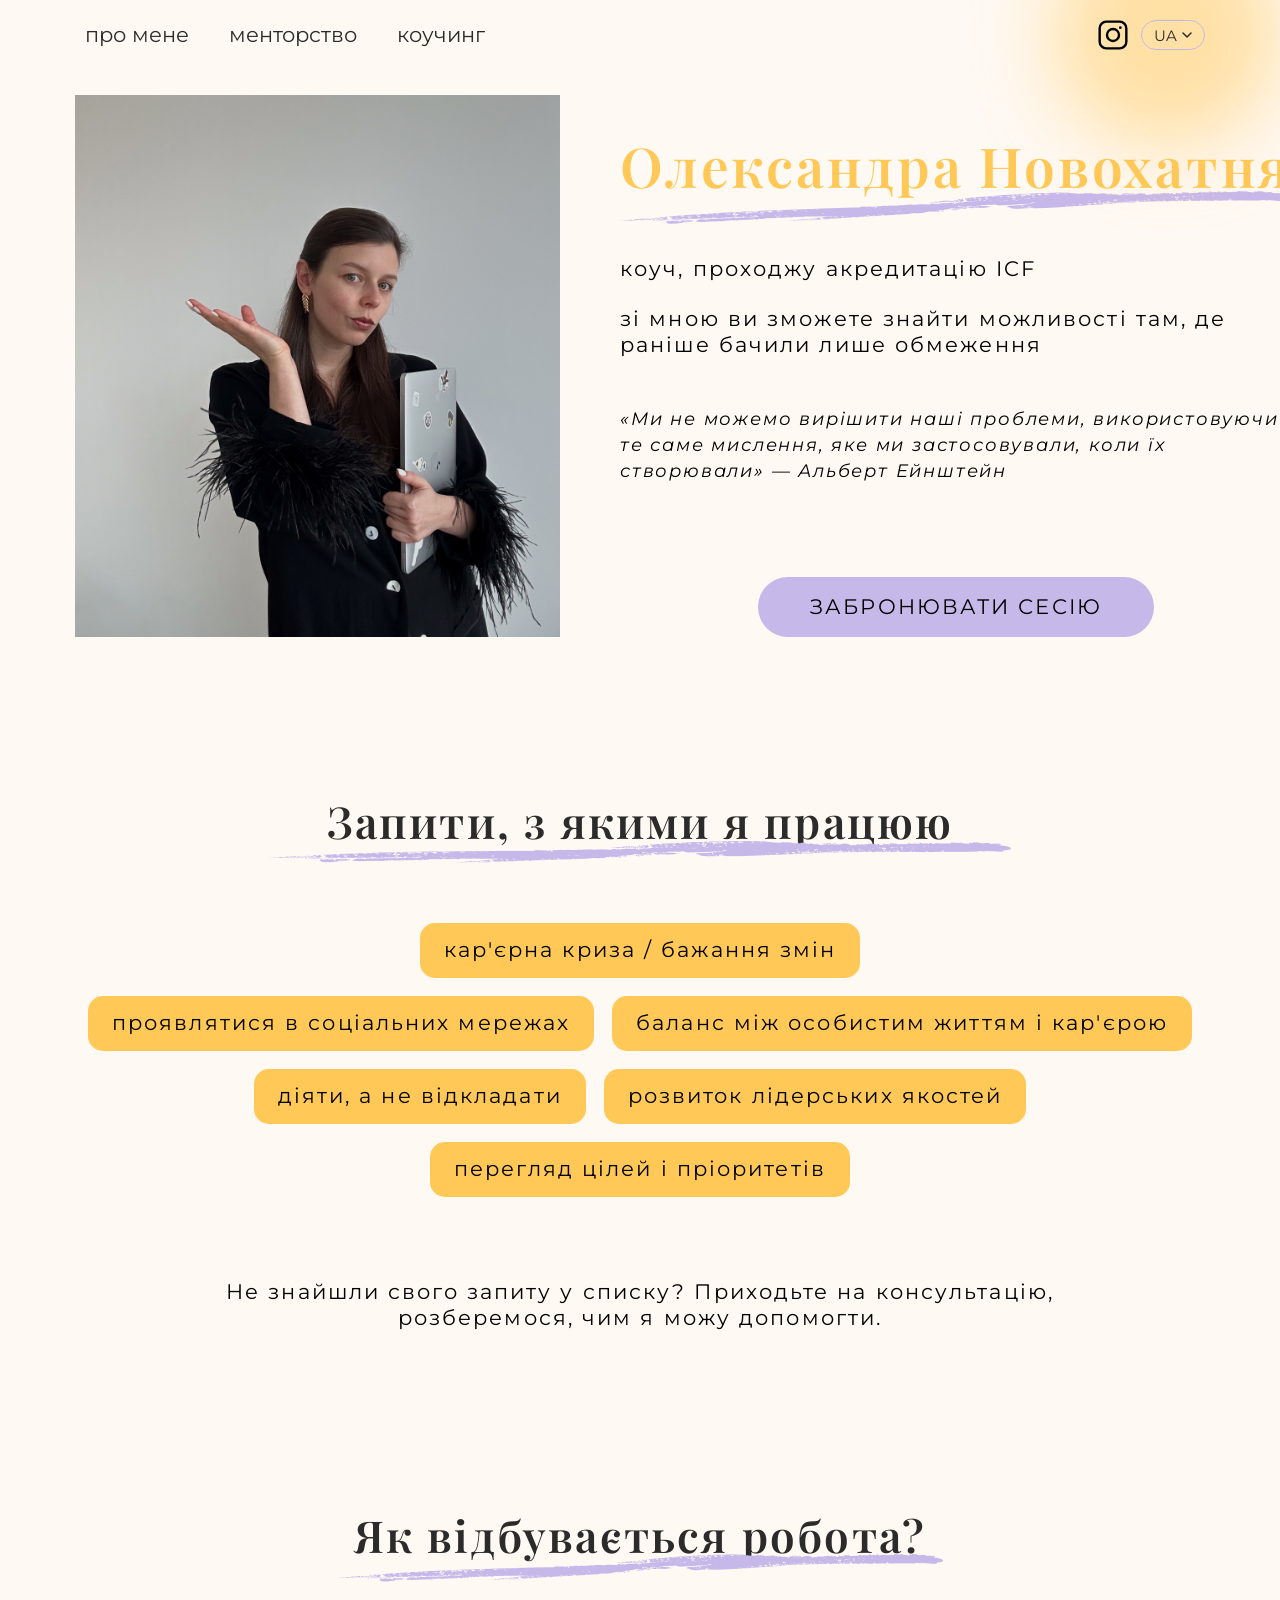
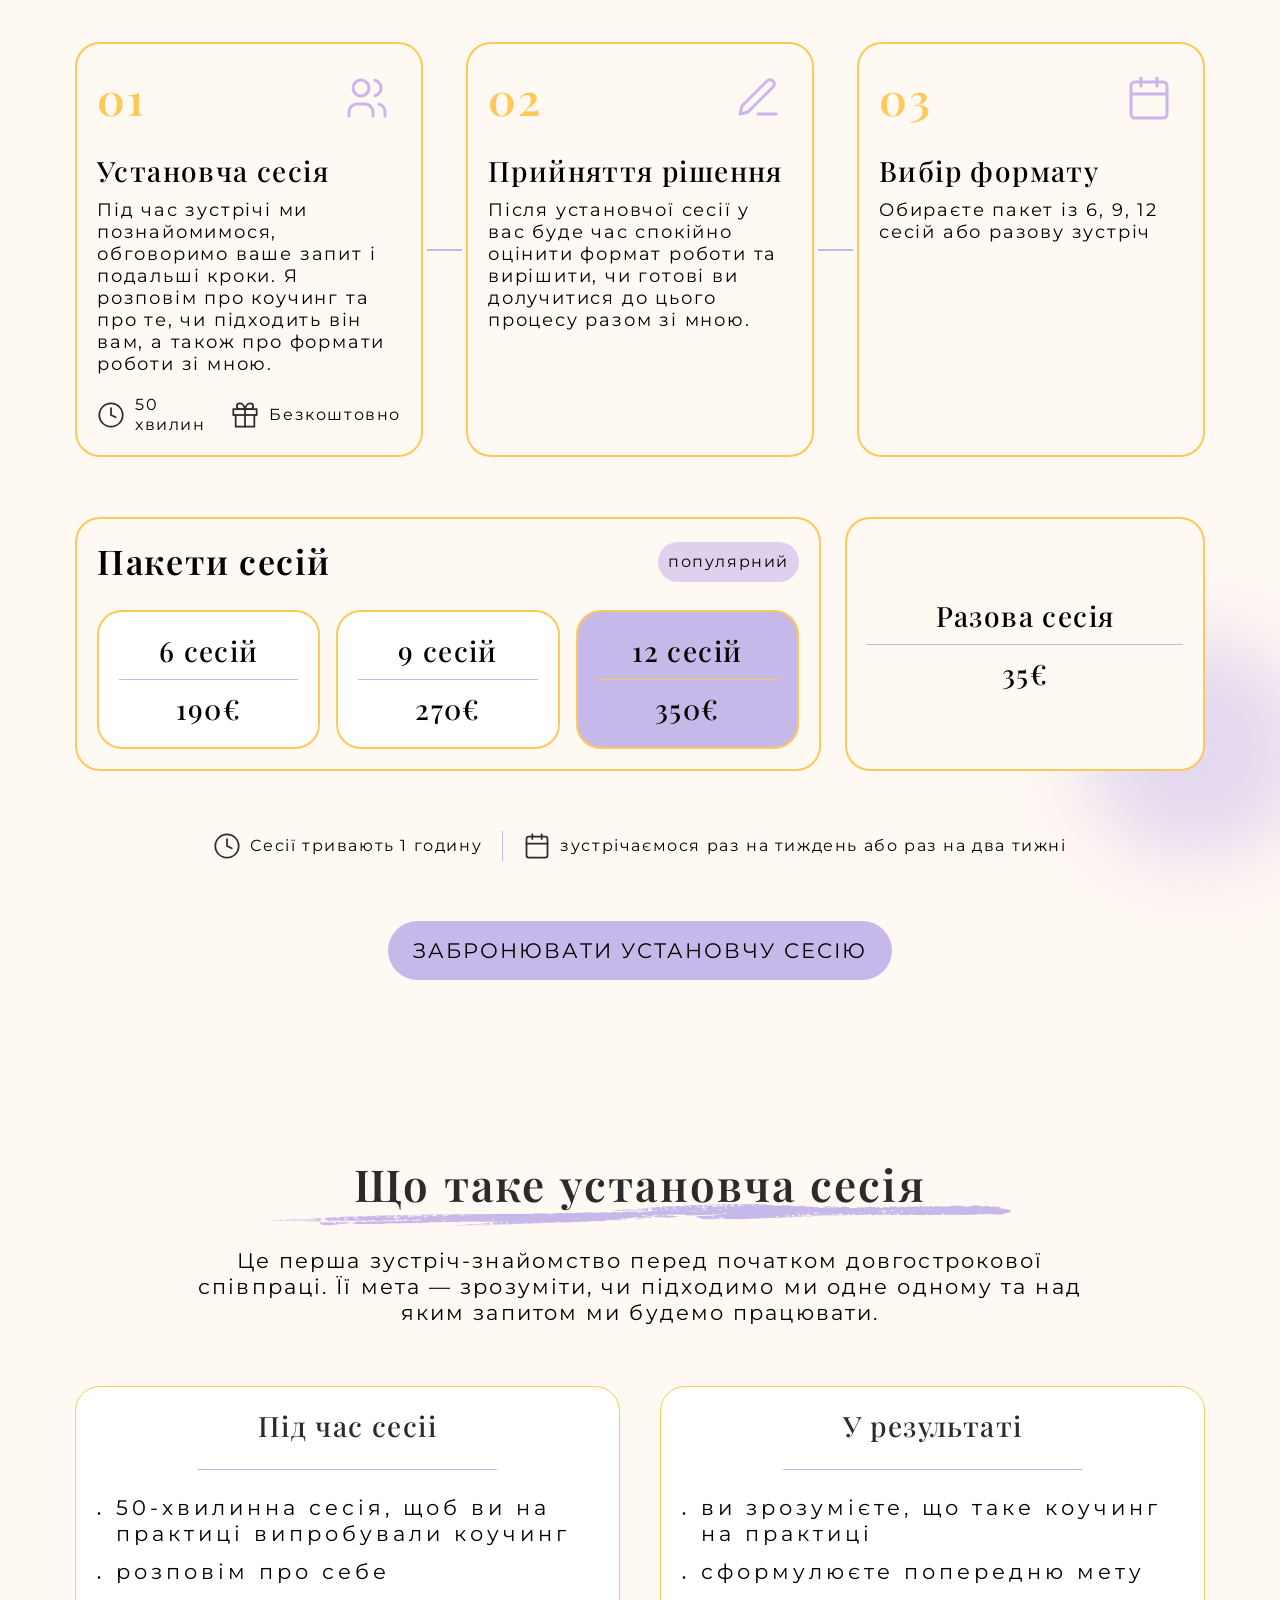
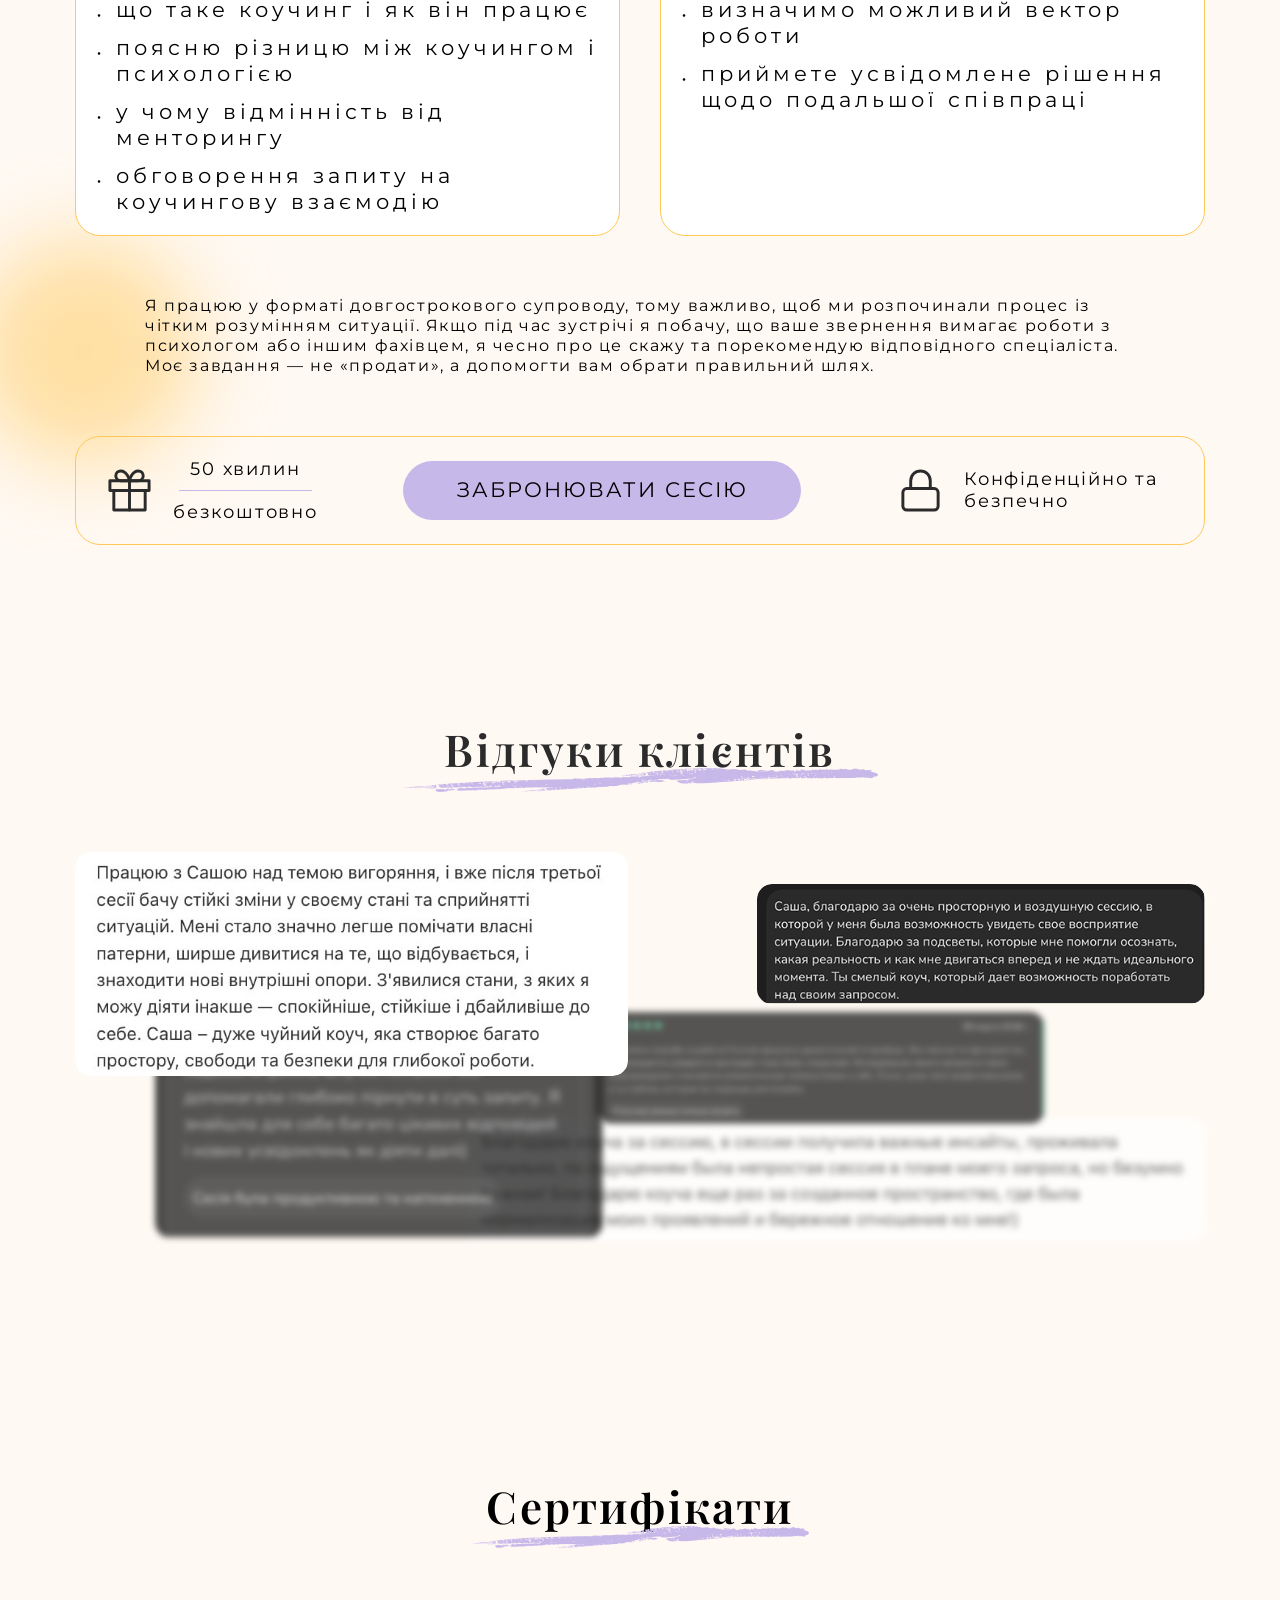
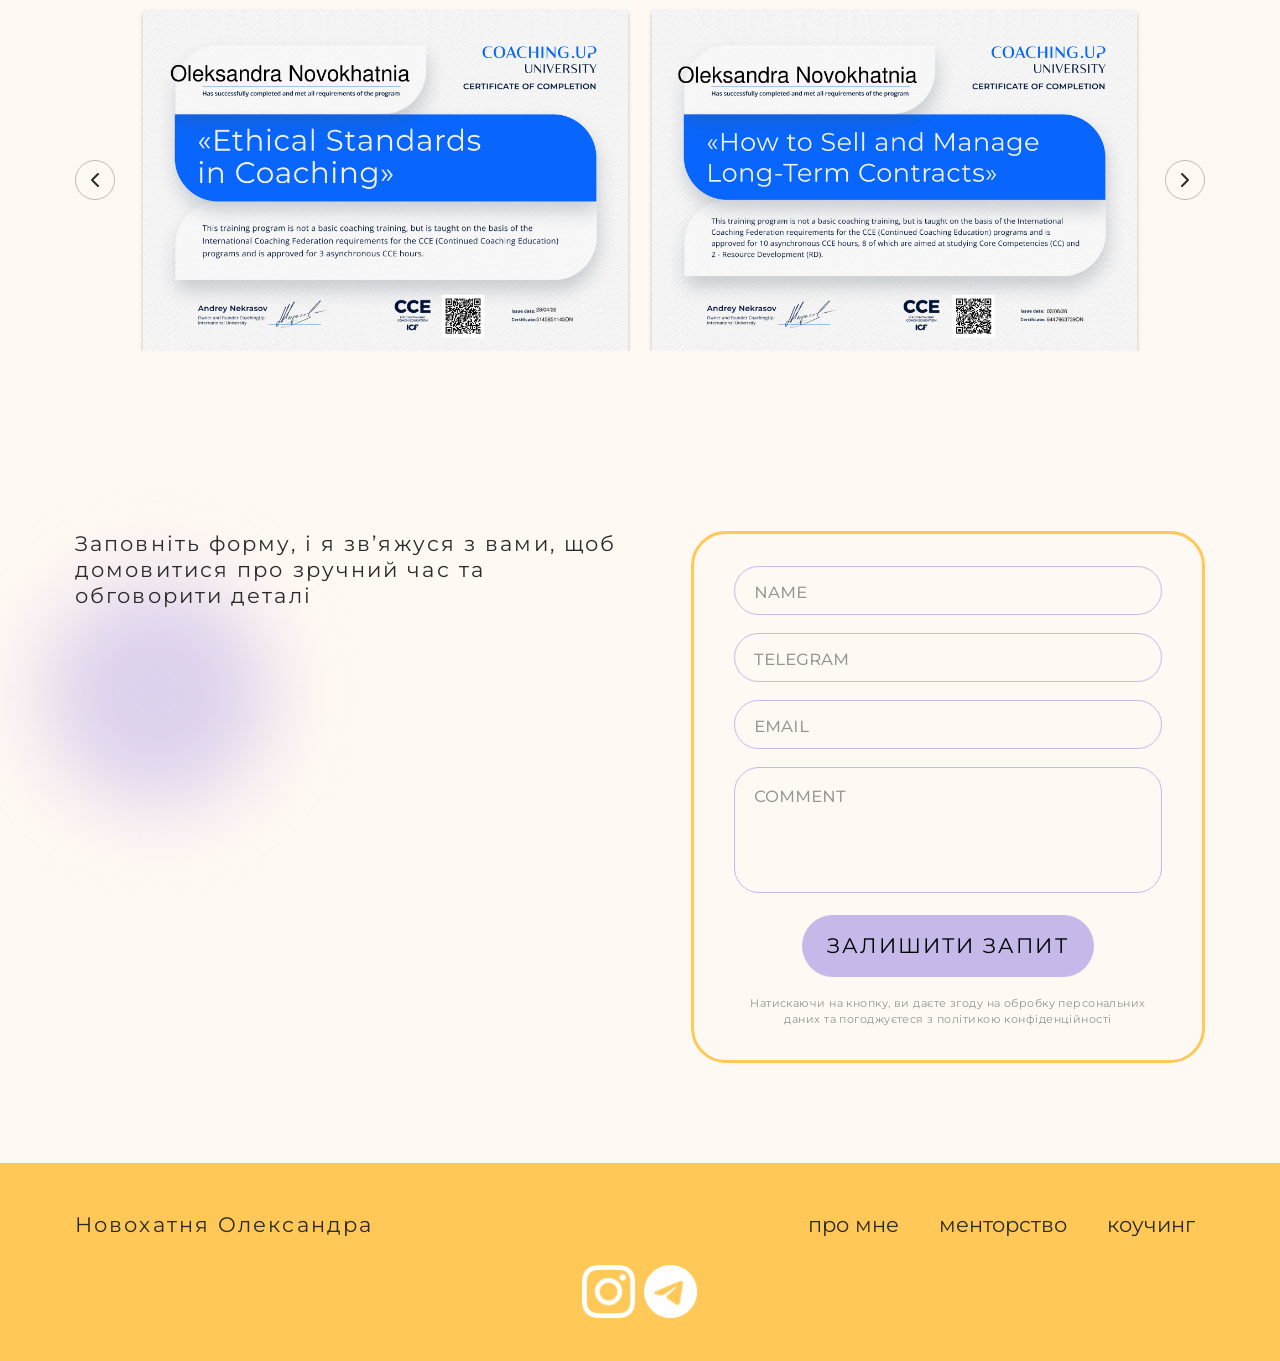
<file: ua/coaching/index.html>
<!DOCTYPE html>
<html lang="uk">
<head>
  <meta charset="UTF-8" />
  <meta name="viewport" content="width=device-width, initial-scale=1.0" />
  <title>Олександра Новохатня — Коуч</title>
  <link rel="icon" type="image/png" href="../../coaching/assets/favicon.png" />
  <link rel="apple-touch-icon" href="../../favicon.png" />
  <link rel="preconnect" href="https://fonts.googleapis.com" />
  <link rel="preconnect" href="https://fonts.gstatic.com" crossorigin />
  <link href="https://fonts.googleapis.com/css2?family=Montserrat:wght@400;500&family=Playfair+Display:wght@600&display=swap" rel="stylesheet" />
  <link rel="stylesheet" href="../../coaching/style.css" />
</head>
<body>

  <!-- HEADER / NAV -->
  <header class="header">
    <div class="header__decor-ellipse" aria-hidden="true"></div>

    <nav class="nav" aria-label="Основна навигация">

      <!-- DESKTOP nav list (приховується на мобайлі) -->
      <ul class="nav__list" id="nav-list">
        <li class="nav__item"><a href="/sasha_lending/ua/" class="nav__link">про мене</a></li>
        <li class="nav__item"><a href="/sasha_lending/ua/mentor/" class="nav__link">менторство</a></li>
        <li class="nav__item"><a href="#work" class="nav__link">коучинг</a></li>
      </ul>

      <!-- DESKTOP: Instagram + перемикач мови праворуч -->
      <div class="nav__right">
        <a href="https://www.instagram.com/sasha_newhouse" class="nav__social nav__social--desktop" aria-label="Instagram" target="_blank" rel="noopener noreferrer">
         <!-- <img src="assets/Social_Icons.png" alt="Instagram" class="nav__social-icon" />-->
          <svg width="32" height="32" viewBox="0 0 24 24" fill="none" xmlns="http://www.w3.org/2000/svg" aria-hidden="true" focusable="false">
          <rect x="2" y="2" width="20" height="20" rx="5" stroke="currentColor" stroke-width="1.8"/>
          <circle cx="12" cy="12" r="4.5" stroke="currentColor" stroke-width="1.8"/>
          <circle cx="17.5" cy="6.5" r="1" fill="currentColor"/>
        </svg>
        </a>

        <!-- Перемикач мови -->
        <div class="nav__lang" id="nav-lang">
          <button class="nav__lang-btn" id="lang-btn" aria-haspopup="listbox" aria-expanded="false" aria-label="Вибір мови">
            <span class="nav__lang-current" id="lang-current">UA</span>
            <svg class="nav__lang-arrow" width="10" height="6" viewBox="0 0 10 6" fill="none" aria-hidden="true">
              <path d="M1 1L5 5L9 1" stroke="#2B2B2B" stroke-width="1.5" stroke-linecap="round" stroke-linejoin="round"/>
            </svg>
          </button>
          <ul class="nav__lang-dropdown" id="lang-dropdown" role="listbox" aria-label="Мови" aria-hidden="true">
            <li class="nav__lang-option nav__lang-option--active" role="option" aria-selected="true"  data-lang="UA"><a href="">UA</a></li>
            <li class="nav__lang-option"                          role="option" aria-selected="false" data-lang="RU"><a href="/sasha_lending/coaching/">RU</a></li>
          </ul>
        </div>
      </div>

      <!-- MOBILE: бургер ліворуч + Instagram + мова праворуч -->
      <div class="nav__mobile-controls">

        <button class="burger" id="burger-btn" aria-label="Відкрити меню" aria-expanded="false" aria-controls="mobile-nav" type="button">
          <span class="burger__line"></span>
          <span class="burger__line"></span>
          <span class="burger__line"></span>
        </button>

        <div class="nav__mobile-right">
          <a href="https://instagram.com/sasha_newhouse" class="nav__social nav__social--mobile" aria-label="Instagram" target="_blank" rel="noopener noreferrer">
            <svg width="32" height="32" viewBox="0 0 24 24" fill="none" xmlns="http://www.w3.org/2000/svg" aria-hidden="true" focusable="false">
              <rect x="2" y="2" width="20" height="20" rx="5" stroke="currentColor" stroke-width="1.8"/>
              <circle cx="12" cy="12" r="4.5" stroke="currentColor" stroke-width="1.8"/>
              <circle cx="17.5" cy="6.5" r="1" fill="currentColor"/>
            </svg>
          </a>

          <!-- Перемикач мови (мобайл) -->
          <div class="nav__lang nav__lang--mobile" id="nav-lang-mobile">
            <button class="nav__lang-btn" id="lang-btn-mobile" aria-haspopup="listbox" aria-expanded="false" aria-label="Вибір мови">
              <span class="nav__lang-current" id="lang-current-mobile">UA</span>
              <svg class="nav__lang-arrow" width="10" height="6" viewBox="0 0 10 6" fill="none" aria-hidden="true">
                <path d="M1 1L5 5L9 1" stroke="#2B2B2B" stroke-width="1.5" stroke-linecap="round" stroke-linejoin="round"/>
              </svg>
            </button>
            <ul class="nav__lang-dropdown" id="lang-dropdown-mobile" role="listbox" aria-label="Мови" aria-hidden="true">
              <li class="nav__lang-option nav__lang-option--active" role="option" aria-selected="true"  data-lang="UA"><a href="">UA</a></li>
              <li class="nav__lang-option"                          role="option" aria-selected="false" data-lang="RU"><a href="/sasha_lending/coaching/">RU</a></li>
            </ul>
          </div>
        </div>

      </div>
    </nav>

    <!-- MOBILE dropdown menu -->
  </header>

  <!-- MOBILE dropdown nav -->
  <nav class="mobile-nav" id="mobile-nav" aria-label="Мобільна навігація">
    <a href="/sasha_lending/ua/" class="mobile-nav__link">про мене</a>
    <a href="/sasha_lending/ua/mentor/" class="mobile-nav__link">менторство</a>
    <a href="#work" class="mobile-nav__link">коучинг</a>
  </nav>

  <!-- HERO SECTION -->
  <main>
    <section class="hero" aria-label="Головний екран">

      <!-- Фото (desktop — ліворуч, mobile — внизу через order) -->
      <div class="hero__photo-wrap">
        <img
          class="hero__photo"
          src="../../coaching/assets/main_photo.webp"
          alt="Олександра Новохатняя — коуч, прохожу акредитацію ICF"
          width="485"
          height="542"
        />
      </div>

      <!-- Контент (desktop — праворуч, mobile — вгорі через order) -->
      <div class="hero__content">
        <div class="hero__title-wrap">
          <h1 class="hero__title">Олександра Новохатня</h1>
          <img loading="lazy" class="hero__title-underline" src="../../coaching/assets/vector_15.png" alt="" aria-hidden="true" />
        </div>

        <p class="hero__subtitle">коуч, проходжу акредитацію ICF</p>

        <p class="hero__description">
          зі мною ви зможете знайти можливості там, де раніше бачили лише обмеження
        </p>
        
        <p class="hero__quote">«Ми не можемо вирішити наші проблеми, використовуючи те саме мислення, яке ми застосовували, коли їх створювали» — Альберт Ейнштейн
        </p>

        <a href="#booking" class="hero__cta">ЗАБРОНЮВАТИ СЕСІЮ</a>
      </div>

    </section>
  </main>

  <!-- СЕКЦІЯ: Запросы с которыми я работаю -->
  <section class="requests" aria-labelledby="requests-title">
    <div class="requests__inner">

      <div class="requests__heading">
        <h2 class="requests__title" id="requests-title">Запити, з якими я працюю</h2>
        <img loading="lazy" class="requests__underline" src="../../coaching/assets/Vector_20.png" alt="" aria-hidden="true" />
      </div>

      <div class="requests__tags">
        <!-- Рядок 1: 1 тег -->
        <div class="requests__row">
          <span class="requests__tag">кар'єрна криза / бажання змін</span>
        </div>
        <!-- Рядок 2: 2 теги -->
        <div class="requests__row">
          <span class="requests__tag">проявлятися в соціальних мережах</span>
          <span class="requests__tag">баланс між особистим життям і кар'єрою</span>
        </div>
        <!-- Рядок 3: 3 теги -->
        <div class="requests__row">
          <span class="requests__tag">діяти, а не відкладати</span>
          <span class="requests__tag">розвиток лідерських якостей</span>
          <span class="requests__tag">перегляд цілей і пріоритетів</span>
        </div>
      </div>
      <p class="work__lead">Не знайшли свого запиту у списку? Приходьте на консультацію, розберемося, чим я можу допомогти. </p>

    </div>
  </section>

  <!-- СЕКЦІЯ: Як відбувається робота? -->
  <section class="work" aria-labelledby="work-title">

    <!-- Декоративний фіолетовий blur-еліпс -->
    <div class="work__decor-ellipse" aria-hidden="true"></div>

    <div class="work__inner">

      <!-- Заголовок -->
      <div class="work__heading">
        <h2 class="work__title" id="work-title">Як відбувається робота?</h2>
        <img loading="lazy" class="work__underline" src="../../coaching/assets/Vector_21.png" alt="" aria-hidden="true" />
      </div>

      <!-- Кроки -->
      <div class="work__steps">

        <div class="work__step">
          <div class="work__step-header">
            <span class="work__step-num">01</span>
            <span class="work__step-icon" aria-hidden="true">
              <svg width="48" height="48" viewBox="0 0 24 24" fill="none" stroke="#C7B8EA" stroke-width="1.5" stroke-linecap="round" stroke-linejoin="round"><circle cx="9" cy="7" r="4"/><path d="M3 21v-2a4 4 0 0 1 4-4h4a4 4 0 0 1 4 4v2"/><path d="M16 3.13a4 4 0 0 1 0 7.75"/><path d="M21 21v-2a4 4 0 0 0-3-3.87"/></svg>
            </span>
          </div>
          <div class="work__step-body">
            <h3 class="work__step-title">Установча сесія</h3>
            <p class="work__step-text">Під час зустрічі ми познайомимося, обговоримо ваше запит і подальші кроки. Я розповім про коучинг та про те, чи підходить він вам, а також про формати роботи зі мною.</p>
          </div>
          <div class="work__step-meta">
            <div class="work__step-meta-item">
              <svg width="28" height="28" viewBox="0 0 24 24" fill="none" stroke="#2B2B2B" stroke-width="1.5" stroke-linecap="round" aria-hidden="true"><circle cx="12" cy="12" r="10"/><polyline points="12 6 12 12 16 14"/></svg>
              <span>50 хвилин</span>
            </div>
            <div class="work__step-meta-item">
              <svg width="28" height="28" viewBox="0 0 24 24" fill="none" stroke="#2B2B2B" stroke-width="1.5" stroke-linecap="round" aria-hidden="true"><polyline points="20 12 20 22 4 22 4 12"/><rect x="2" y="7" width="20" height="5"/><line x1="12" y1="22" x2="12" y2="7"/><path d="M12 7H7.5a2.5 2.5 0 0 1 0-5C11 2 12 7 12 7z"/><path d="M12 7h4.5a2.5 2.5 0 0 0 0-5C13 2 12 7 12 7z"/></svg>
              <span>Безкоштовно</span>
            </div>
          </div>
        </div>

        <div class="work__arrow" aria-hidden="true"></div>

        <div class="work__step">
          <div class="work__step-header">
            <span class="work__step-num">02</span>
            <span class="work__step-icon" aria-hidden="true">
              <svg width="48" height="48" viewBox="0 0 24 24" fill="none" stroke="#C7B8EA" stroke-width="1.5" stroke-linecap="round" stroke-linejoin="round"><path d="M12 20h9"/><path d="M16.5 3.5a2.121 2.121 0 0 1 3 3L7 19l-4 1 1-4L16.5 3.5z"/></svg>
            </span>
          </div>
          <div class="work__step-body">
            <h3 class="work__step-title">Прийняття рішення</h3>
            <p class="work__step-text">Після установчої сесії у вас буде час спокійно оцінити формат роботи та вирішити, чи готові ви долучитися до цього процесу разом зі мною.</p>
          </div>
        </div>

        <div class="work__arrow" aria-hidden="true"></div>

        <div class="work__step">
          <div class="work__step-header">
            <span class="work__step-num">03</span>
            <span class="work__step-icon" aria-hidden="true">
              <svg width="48" height="48" viewBox="0 0 24 24" fill="none" stroke="#C7B8EA" stroke-width="1.5" stroke-linecap="round" stroke-linejoin="round"><rect x="3" y="4" width="18" height="18" rx="2"/><line x1="16" y1="2" x2="16" y2="6"/><line x1="8" y1="2" x2="8" y2="6"/><line x1="3" y1="10" x2="21" y2="10"/></svg>
            </span>
          </div>
          <div class="work__step-body">
            <h3 class="work__step-title">Вибір формату</h3>
            <p class="work__step-text">Обираєте пакет із 6, 9, 12 сесій або разову зустріч</p>
          </div>
        </div>

      </div><!-- /work__steps -->

      <!-- Пакети + Разова -->
      <div class="work__pricing">

        <div class="work__packages">
          <div class="work__packages-header">
            <h3 class="work__packages-title">Пакети сесій</h3>
            <span class="work__packages-badge">популярний</span>
          </div>
          <div class="work__packages-list">
            <div class="work__package">
              <span class="work__package-name">6 сесій</span>
              <hr class="work__package-divider" />
              <span class="work__package-price">190€</span>
            </div>
            <div class="work__package">
              <span class="work__package-name">9 сесій</span>
              <hr class="work__package-divider" />
              <span class="work__package-price">270€</span>
            </div>
            <div class="work__package work__package--popular">
              <span class="work__package-name">12 сесій</span>
              <hr class="work__package-divider work__package-divider--yellow" />
              <span class="work__package-price">350€</span>
            </div>
          </div>
        </div>

        <div class="work__single">
          <span class="work__single-title">Разова сесія</span>
          <hr class="work__single-divider" />
          <span class="work__single-price">35€</span>
        </div>

      </div><!-- /work__pricing -->

      <!-- Мета-інфо -->
      <div class="work__info">
        <div class="work__info-item">
          <svg width="28" height="28" viewBox="0 0 24 24" fill="none" stroke="#2B2B2B" stroke-width="1.5" stroke-linecap="round" aria-hidden="true"><circle cx="12" cy="12" r="10"/><polyline points="12 6 12 12 16 14"/></svg>
          <span>Сесії тривають 1 годину</span>
        </div>
        <div class="work__info-divider" aria-hidden="true"></div>
        <div class="work__info-item">
          <svg width="28" height="28" viewBox="0 0 24 24" fill="none" stroke="#2B2B2B" stroke-width="1.5" stroke-linecap="round" stroke-linejoin="round" aria-hidden="true"><rect x="3" y="4" width="18" height="18" rx="2"/><line x1="16" y1="2" x2="16" y2="6"/><line x1="8" y1="2" x2="8" y2="6"/><line x1="3" y1="10" x2="21" y2="10"/></svg>
          <span>зустрічаємося раз на тиждень або раз на два тижні</span>
        </div>
      </div>

      <!-- CTA -->
      <a href="#booking" class="work__cta">ЗАБРОНЮВАТИ УСТАНОВЧУ СЕСІЮ</a>

    </div>
  </section>

  <!-- СЕКЦІЯ: Що таке установча сесія -->
  <section class="session" aria-labelledby="session-title">

    <!-- Декоративний жовтий blur-еліпс -->
    <div class="session__decor-ellipse" aria-hidden="true"></div>

    <div class="session__inner">

      <!-- Заголовок -->
      <div class="session__heading">
        <h2 class="session__title" id="session-title">Що таке установча сесія</h2>
        <img loading="lazy" class="session__underline" src="../../coaching/assets/Vector_22.png" alt="" aria-hidden="true" />
        <p class="session__lead">Це перша зустріч-знайомство перед початком довгострокової співпраці. Її мета — зрозуміти, чи підходимо ми одне одному та над яким запитом ми будемо працювати.</p>
      </div>

      <!-- Дві картки -->
      <div class="session__cards">

        <div class="session__card">
          <h3 class="session__card-title">Під час сесіі</h3>
          <hr class="session__card-divider" />
          <ul class="session__card-list">
             <li class="session__card-item">50-хвилинна сесія, щоб ви на практиці випробували коучинг</li>
            <li class="session__card-item">розповім про себе</li>
            <li class="session__card-item">що таке коучинг і як він працює</li>
            <li class="session__card-item">поясню різницю між коучингом і психологією</li>
            <li class="session__card-item">у чому відмінність від менторингу</li>
            <li class="session__card-item">обговорення запиту на коучингову взаємодію</li>
          </ul>
        </div>

        <div class="session__card">
          <h3 class="session__card-title">У результаті</h3>
          <hr class="session__card-divider" />
          <ul class="session__card-list">
            <li class="session__card-item">ви зрозумієте, що таке коучинг на практиці</li>
            <li class="session__card-item">сформулюєте попередню мету</li>
            <li class="session__card-item">визначимо можливий вектор роботи</li>
            <li class="session__card-item">приймете усвідомлене рішення щодо подальшої співпраці</li>
          </ul>
        </div>

      </div>

      <!-- Текстовий блок -->
      <p class="session__note">Я працюю у форматі довгострокового супроводу, тому важливо, щоб ми розпочинали процес із чітким розумінням ситуації. Якщо під час зустрічі я побачу, що ваше звернення вимагає роботи з психологом або іншим фахівцем, я чесно про це скажу та порекомендую відповідного спеціаліста. Моє завдання — не «продати», а допомогти вам обрати правильний шлях. </p>

      <!-- Footer-рядок: мета + кнопка -->
      <div class="session__footer">

        <div class="session__footer-item">
          <span class="session__footer-icon" aria-hidden="true">
            <!-- gift icon -->
            <svg width="47" height="47" viewBox="0 0 24 24" fill="none" stroke="#2B2B2B" stroke-width="1.5" stroke-linecap="round" stroke-linejoin="round"><polyline points="20 12 20 22 4 22 4 12"/><rect x="2" y="7" width="20" height="5"/><line x1="12" y1="22" x2="12" y2="7"/><path d="M12 7H7.5a2.5 2.5 0 0 1 0-5C11 2 12 7 12 7z"/><path d="M12 7h4.5a2.5 2.5 0 0 0 0-5C13 2 12 7 12 7z"/></svg>
          </span>
          <div class="session__footer-text">
            <span>50 хвилин</span>
            <hr class="session__footer-divider" />
            <span>безкоштовно</span>
          </div>
        </div>

        <a href="#booking" class="session__cta">ЗАБРОНЮВАТИ СЕСІЮ</a>

        <div class="session__footer-item">
          <span class="session__footer-icon" aria-hidden="true">
            <!-- lock icon -->
            <svg width="47" height="47" viewBox="0 0 24 24" fill="none" stroke="#2B2B2B" stroke-width="1.5" stroke-linecap="round" stroke-linejoin="round"><rect x="3" y="11" width="18" height="11" rx="2" ry="2"/><path d="M7 11V7a5 5 0 0 1 10 0v4"/></svg>
          </span>
          <span class="session__footer-label">Конфіденційно та безпечно</span>
        </div>

      </div>

    </div>
  </section>

  <!-- СЕКЦІЯ: Відгуки клієнтів -->
  <section class="reviews" aria-labelledby="reviews-title">
    <div class="reviews__inner">

      <!-- Заголовок -->
      <div class="reviews__heading">
        <h2 class="reviews__title" id="reviews-title">Відгуки клієнтів</h2>
        <img loading="lazy" class="reviews__underline" src="../../coaching/assets/Vector_23.png" alt="" aria-hidden="true" />
      </div>

      <!-- Desktop: стопка карток -->
      <div class="reviews__stack" role="region" aria-label="Відгуки клієнтів" id="reviews-stack">

        <article class="reviews__card reviews__card--active" data-index="0" tabindex="0" aria-label="Відгук 1">
          <img loading="lazy" src="../../coaching/assets/review_1.jpeg" alt="Відгук клієнта 1" class="reviews__card-img" draggable="false" />
        </article>

        <article class="reviews__card reviews__card--back reviews__card--back-1" data-index="1" tabindex="0" aria-label="Відгук 2" role="button">
          <img loading="lazy" src="../../coaching/assets/review_2.jpg" alt="Відгук клієнта 2" class="reviews__card-img" draggable="false" />
        </article>

        <article class="reviews__card reviews__card--back reviews__card--back-2" data-index="2" tabindex="0" aria-label="Відгук 3" role="button">
          <img loading="lazy" src="../../coaching/assets/review_3.jpg" alt="Відгук клієнта 3" class="reviews__card-img" draggable="false" />
        </article>

        <article class="reviews__card reviews__card--active" data-index="3" tabindex="0" aria-label="Відгук 4">
          <img loading="lazy" src="../../coaching/assets/image_30.png" alt="Відгук клієнта 1" class="reviews__card-img" draggable="false" />
        </article>

        <article class="reviews__card reviews__card--back reviews__card--back-3" data-index="4" tabindex="0" aria-label="Відгук 5" role="button">
          <img loading="lazy" src="../../coaching/assets/image_32.png" alt="Відгук клієнта 2" class="reviews__card-img" draggable="false" />
        </article>

        <article class="reviews__card reviews__card--back reviews__card--back-4" data-index="5" tabindex="0" aria-label="Відгук 6" role="button">
          <img loading="lazy" src="../../coaching/assets/image_33.png" alt="Відгук клієнта 3" class="reviews__card-img" draggable="false" />
        </article>

      </div>

      <!-- Mobile: слайдер з зображеннями -->
      <div class="reviews__slider" role="region" aria-label="Слайдер відгуків">
        <div class="reviews__slider-track-wrap">
          <div class="reviews__slider-track" id="slider-track">
            <div class="reviews__slide"><img loading="lazy" src="../../coaching/assets/review_1.jpeg" alt="Відгук клієнта 1" /></div>
            <div class="reviews__slide"><img loading="lazy" src="../../coaching/assets/review_2.jpg" alt="Відгук клієнта 2" /></div>
            <div class="reviews__slide"><img loading="lazy" src="../../coaching/assets/review_3.jpg" alt="Відгук клієнта 3" /></div>
            <div class="reviews__slide"><img loading="lazy" src="../../coaching/assets/review_4.jpg" alt="Відгук клієнта 4" /></div>
            <div class="reviews__slide"><img loading="lazy" src="../../coaching/assets/review_5.jpg" alt="Відгук клієнта 5" /></div>
            <div class="reviews__slide"><img loading="lazy" src="../../coaching/assets/image_30.png" alt="Відгук клієнта 6" /></div>
            <div class="reviews__slide"><img loading="lazy" src="../../coaching/assets/image_33.png" alt="Відгук клієнта 7" /></div>
            <div class="reviews__slide"><img loading="lazy" src="../../coaching/assets/image_32.png" alt="Відгук клієнта 8" /></div>
          </div>
        </div>

        <!-- Dots -->
        <div class="reviews__dots" role="tablist" aria-label="Навігація слайдера">
          <button class="reviews__dot reviews__dot--active" role="tab" aria-selected="true"  aria-label="Відгук 1" data-slide="0"></button>
          <button class="reviews__dot"                     role="tab" aria-selected="false" aria-label="Відгук 2" data-slide="1"></button>
          <button class="reviews__dot"                     role="tab" aria-selected="false" aria-label="Відгук 3" data-slide="2"></button>
          <button class="reviews__dot"                     role="tab" aria-selected="false" aria-label="Відгук 4" data-slide="3"></button>
          <button class="reviews__dot"                     role="tab" aria-selected="false" aria-label="Відгук 5" data-slide="4"></button>
          <button class="reviews__dot"                     role="tab" aria-selected="false" aria-label="Відгук 6" data-slide="5"></button>
          <button class="reviews__dot"                     role="tab" aria-selected="false" aria-label="Відгук 7" data-slide="6"></button>
          <button class="reviews__dot"                     role="tab" aria-selected="false" aria-label="Відгук 8" data-slide="7"></button>   
        </div>
      </div>

    </div>
  </section>

  <!-- СЕКЦІЯ: Сертифікати -->
  <section class="certs" aria-labelledby="certs-title">
    <div class="certs__inner">

      <!-- Заголовок -->
      <div class="certs__heading">
        <h2 class="certs__title" id="certs-title">Сертифікати</h2>
        <img loading="lazy" class="certs__underline" src="../../coaching/assets/Vector_24.png" alt="" aria-hidden="true" />
      </div>

      <!-- Desktop/Tablet: слайдер 2-up -->
      <div class="certs__grid-slider" role="region" aria-label="Слайдер сертифікатів">
        <button class="certs__grid-arrow certs__grid-arrow--prev" id="certs-grid-prev" aria-label="Попередній сертифікат">
          <svg width="24" height="24" viewBox="0 0 24 24" fill="none" aria-hidden="true"><path d="M15 18L9 12L15 6" stroke="currentColor" stroke-width="2" stroke-linecap="round" stroke-linejoin="round"/></svg>
        </button>
        <div class="certs__grid-wrap">
          <div class="certs__grid-track" id="certs-grid-track">
            <figure class="certs__grid-slide">
              <img loading="lazy" src="../../coaching/assets/certificate_Ethical.webp" alt="Сертифікат ICF 1" draggable="false" />
            </figure>
            <figure class="certs__grid-slide">
              <img loading="lazy" src="../../coaching/assets/long-term_contracts.webp" alt="Сертифікат ICF 2" draggable="false" />
            </figure>
            <figure class="certs__grid-slide">
              <img loading="lazy" src="../../coaching/assets/Metaphors_and_Transformation Pauses.webp" alt="Сертифікат ICF 3" draggable="false" />
            </figure>
          </div>
        </div>
        <button class="certs__grid-arrow certs__grid-arrow--next" id="certs-grid-next" aria-label="Наступний сертифікат">
          <svg width="24" height="24" viewBox="0 0 24 24" fill="none" aria-hidden="true"><path d="M9 18L15 12L9 6" stroke="currentColor" stroke-width="2" stroke-linecap="round" stroke-linejoin="round"/></svg>
        </button>
      </div>

      <!-- Mobile/Tablet: слайдер -->
      <div class="certs__slider" role="region" aria-label="Слайдер сертифікатів">
        <div class="certs__slider-wrap">
          <div class="certs__slider-track" id="certs-slider-track">
            <div class="certs__slide">
              <img loading="lazy" src="../../coaching/assets/certificate_Ethical.webp" alt="Сертифікат ICF 1" draggable="false" />
            </div>
            <div class="certs__slide">
              <img loading="lazy" src="../../coaching/assets/long-term_contracts.webp" alt="Сертифікат ICF 2" draggable="false" />
            </div>
            <div class="certs__slide">
              <img loading="lazy" src="../../coaching/assets/Metaphors_and_Transformation Pauses.webp" alt="Сертифікат ICF 3" draggable="false" />
            </div>
          </div>
        </div>
        <div class="certs__dots" role="tablist" aria-label="Навігація слайдера">
          <button class="certs__dot certs__dot--active" role="tab" aria-selected="true"  aria-label="Сертифікат 1" data-slide="0"></button>
          <button class="certs__dot"                   role="tab" aria-selected="false" aria-label="Сертифікат 2" data-slide="1"></button>
          <button class="certs__dot"                   role="tab" aria-selected="false" aria-label="Сертифікат 3" data-slide="2"></button>
        </div>
      </div>

    </div>
  </section>

  <!-- СЕКЦІЯ: Форма -->
  <section class="contact" id="booking" aria-labelledby="contact-desc">
    <div class="contact__inner">

      <!-- Ліва колонка: текст + еліпс -->
      <div class="contact__left">
        <p class="contact__desc" id="contact-desc">Заповніть форму, і я зв’яжуся з вами, щоб домовитися про зручний час та обговорити деталі</p>
        <div class="contact__ellipse" aria-hidden="true"></div>
      </div>

      <!-- Права колонка: форма -->
      <div class="contact__form-wrap">
        <!-- <form class="contact__form" novalidate>-->
        <form action="https://formspree.io/f/xbdeoyad" method="POST" class="contact__form" novalidate>
          <div class="contact__field">
            <input type="hidden" name="page_url" id="page-url"/>
          <script>
              document.getElementById('page-url').value = window.location.href;
          </script>
            <label for="contact-name" class="contact__label">NAME</label>
            <input
              class="contact__input"
              type="text"
              id="contact-name"
              name="name"
              placeholder=" "
              autocomplete="name"
              required
            />
          </div>

          <div class="contact__field">
            <label for="contact-instagram" class="contact__label">TELEGRAM</label>
            <input
              class="contact__input"
              type="text"
              id="contact-instagram"
              name="telegram"
              placeholder=" "
            />
          </div>

          <div class="contact__field">
            <label for="contact-email" class="contact__label">EMAIL</label>
            <input
              class="contact__input"
              type="email"
              id="contact-email"
              name="email"
              placeholder=" "
              autocomplete="email"
              required
            />
          </div>

          <div class="contact__field">
            <label for="contact-comment" class="contact__label">COMMENT</label>
            <textarea
              class="contact__input contact__input--textarea"
              id="contact-comment"
              name="comment"
              placeholder=" "
              rows="4"
            ></textarea>
          </div>

          <button type="submit" class="contact__submit">ЗАЛИШИТИ ЗАПИТ</button>

          <p class="contact__privacy">Натискаючи на кнопку, ви даєте згоду на обробку персональних даних та погоджуєтеся з політикою конфіденційності</p>

        </form>
      </div>

    </div>
  </section>

  <!-- ФУТЕР -->
  <footer class="footer">
    <div class="footer__inner">

      <!-- Рядок 1: ім'я ліворуч, навігація праворуч -->
      <div class="footer__top">
        <span class="footer__name">Новохатня Олександра</span>
        <nav class="footer__nav" aria-label="Навігація у футері">
          <a href="/sasha_lending/ua/"     class="footer__nav-link">про мне</a>
          <a href="/sasha_lending/ua/mentor/" class="footer__nav-link">менторство</a>
          <a href="#hero"  class="footer__nav-link">коучинг</a>
        </nav>
      </div>

      <!-- Рядок 2: іконки по центру -->
      <div class="footer__socials">
        <a href="https://www.instagram.com/sasha_newhouse" class="footer__social-link" aria-label="Instagram" target="_blank" rel="noopener noreferrer">
          <img loading="lazy" src="../../coaching/assets/Social_Icons1.png" alt="Instagram" class="footer__social-icon" />
        </a>
        <a href="https://t.me/+NM1TqLXFt6I1ZDc6" class="footer__social-link" aria-label="Telegram" target="_blank" rel="noopener noreferrer">
          <img loading="lazy" src="../../coaching/assets/Social_Icons2.png" alt="Telegram" class="footer__social-icon" />
        </a>
      </div>
    </div>

  </footer>

  <script>
    const burgerBtn = document.getElementById('burger-btn');
    const mobileNav = document.getElementById('mobile-nav');

    burgerBtn.addEventListener('click', () => {
      const isOpen = mobileNav.classList.toggle('mobile-nav--open');
      burgerBtn.classList.toggle('burger--open', isOpen);
      burgerBtn.setAttribute('aria-expanded', String(isOpen));
    });

    // ============================================================
    // LANGUAGE SWITCHER
    // ============================================================
    const langBtn      = document.getElementById('lang-btn');
    const langDropdown = document.getElementById('lang-dropdown');
    const langCurrent  = document.getElementById('lang-current');
    const langNav      = document.getElementById('nav-lang');

    if (langBtn && langDropdown) {
      langBtn.addEventListener('click', e => {
        e.stopPropagation();
        const isOpen = langDropdown.classList.contains('nav__lang-dropdown--open');
        langDropdown.classList.toggle('nav__lang-dropdown--open', !isOpen);
        langNav.classList.toggle('nav__lang--open', !isOpen);
        langBtn.setAttribute('aria-expanded', String(!isOpen));
        langDropdown.setAttribute('aria-hidden', String(isOpen));
      });

      langDropdown.querySelectorAll('.nav__lang-option').forEach(option => {
        option.addEventListener('click', () => {
          // Оновлюємо активну опцію
          langDropdown.querySelectorAll('.nav__lang-option').forEach(o => {
            o.classList.remove('nav__lang-option--active');
            o.setAttribute('aria-selected', 'false');
          });
          option.classList.add('nav__lang-option--active');
          option.setAttribute('aria-selected', 'true');

          // Оновлюємо кнопку
          langCurrent.textContent = option.dataset.lang;

          // Закриваємо
          langDropdown.classList.remove('nav__lang-dropdown--open');
          langNav.classList.remove('nav__lang--open');
          langBtn.setAttribute('aria-expanded', 'false');
          langDropdown.setAttribute('aria-hidden', 'true');
        });
      });

      // Закриваємо при кліку поза межами
      document.addEventListener('click', e => {
        if (!langNav.contains(e.target)) {
          langDropdown.classList.remove('nav__lang-dropdown--open');
          langNav.classList.remove('nav__lang--open');
          langBtn.setAttribute('aria-expanded', 'false');
          langDropdown.setAttribute('aria-hidden', 'true');
        }
      });
    }

    // ============================================================
    // LANGUAGE SWITCHER — mobile
    // ============================================================
    const langBtnMobile      = document.getElementById('lang-btn-mobile');
    const langDropdownMobile = document.getElementById('lang-dropdown-mobile');
    const langCurrentMobile  = document.getElementById('lang-current-mobile');
    const langNavMobile      = document.getElementById('nav-lang-mobile');

    if (langBtnMobile && langDropdownMobile) {
      langBtnMobile.addEventListener('click', e => {
        e.stopPropagation();
        const isOpen = langDropdownMobile.classList.contains('nav__lang-dropdown--open');
        langDropdownMobile.classList.toggle('nav__lang-dropdown--open', !isOpen);
        langNavMobile.classList.toggle('nav__lang--open', !isOpen);
        langBtnMobile.setAttribute('aria-expanded', String(!isOpen));
        langDropdownMobile.setAttribute('aria-hidden', String(isOpen));
      });

      langDropdownMobile.querySelectorAll('.nav__lang-option').forEach(option => {
        option.addEventListener('click', () => {
          langDropdownMobile.querySelectorAll('.nav__lang-option').forEach(o => {
            o.classList.remove('nav__lang-option--active');
            o.setAttribute('aria-selected', 'false');
          });
          option.classList.add('nav__lang-option--active');
          option.setAttribute('aria-selected', 'true');
          langCurrentMobile.textContent = option.dataset.lang;
          langDropdownMobile.classList.remove('nav__lang-dropdown--open');
          langNavMobile.classList.remove('nav__lang--open');
          langBtnMobile.setAttribute('aria-expanded', 'false');
          langDropdownMobile.setAttribute('aria-hidden', 'true');
        });
      });

      document.addEventListener('click', e => {
        if (!langNavMobile.contains(e.target)) {
          langDropdownMobile.classList.remove('nav__lang-dropdown--open');
          langNavMobile.classList.remove('nav__lang--open');
          langBtnMobile.setAttribute('aria-expanded', 'false');
          langDropdownMobile.setAttribute('aria-hidden', 'true');
        }
      });
    }

    // ============================================================
    // BURGER MENU
    // ============================================================
    const stack = document.getElementById('reviews-stack');
    if (stack) {
      const cards = Array.from(stack.querySelectorAll('.reviews__card'));

      function activateCard(targetCard) {
        // Remove active from current front
        cards.forEach(c => {
          c.classList.remove('reviews__card--active');
          c.classList.add('reviews__card--back');
          c.setAttribute('role', 'button');
          c.setAttribute('tabindex', '0');
        });

        // Make clicked card active
        targetCard.classList.remove('reviews__card--back');
        targetCard.classList.add('reviews__card--active');
        targetCard.removeAttribute('role');
        targetCard.setAttribute('tabindex', '0');
      }

      cards.forEach(card => {
        // Click on back card → bring to front
        card.addEventListener('click', () => {
          if (!card.classList.contains('reviews__card--active')) {
            activateCard(card);
          }
        });

        // Keyboard: Enter/Space on back card
        card.addEventListener('keydown', e => {
          if ((e.key === 'Enter' || e.key === ' ') && !card.classList.contains('reviews__card--active')) {
            e.preventDefault();
            activateCard(card);
          }
        });
      });
    }

    // ============================================================
    // UNIVERSAL MOBILE SLIDER FACTORY
    // Повністю переписана логіка для certs та reviews слайдерів.
    // Використовує scrollLeft замість transform — надійно працює
    // в Chrome та Safari на iOS/Android.
    // Циклічний: після останнього — перший, перед першим — останній.
    // ============================================================
    function initMobileSlider(config) {
      var wrap      = document.querySelector(config.wrapSelector);
      var track     = document.getElementById(config.trackId);
      var dotBtns   = document.querySelectorAll(config.dotSelector);

      if (!wrap || !track || !dotBtns.length) return;

      var slides    = Array.from(track.querySelectorAll(config.slideSelector));
      var total     = slides.length;
      if (total === 0) return;

      var current   = 0;      // реальний індекс (0..total-1)
      var animating = false;

      // ── Стилі треку ──────────────────────────────────────────
      track.style.display        = 'flex';
      track.style.flexWrap       = 'nowrap';
      track.style.willChange     = 'transform';
      track.style.transition     = 'transform 0.38s cubic-bezier(0.25,0.46,0.45,0.94)';

      // Кожен слайд займає рівно 100% ширини wrap
      slides.forEach(function(slide) {
        slide.style.flexShrink = '0';
        slide.style.width      = '100%';
        slide.style.boxSizing  = 'border-box';
      });

      // ── Клони для циклічності ─────────────────────────────────
      var cloneFirst = slides[0].cloneNode(true);
      var cloneLast  = slides[total - 1].cloneNode(true);
      cloneFirst.setAttribute('aria-hidden', 'true');
      cloneLast.setAttribute('aria-hidden', 'true');
      cloneFirst.removeAttribute('id');
      cloneLast.removeAttribute('id');

      // Клон останнього — на початок; клон першого — в кінець
      track.insertBefore(cloneLast, slides[0]);
      track.appendChild(cloneFirst);
      // Тепер у треку: [cloneLast, slide0, slide1, ..., slideN-1, cloneFirst]
      // Реальні слайди зміщені на 1 (індекс у DOM = current + 1)

      // ── Позиціонування ────────────────────────────────────────
      function setPosition(domIndex, animate) {
        track.style.transition = animate
          ? 'transform 0.38s cubic-bezier(0.25,0.46,0.45,0.94)'
          : 'none';
        track.style.transform = 'translateX(-' + (domIndex * 100) + '%)';
      }

      // Стартуємо на першому реальному (domIndex = 1)
      setPosition(1, false);

      // ── Dots ─────────────────────────────────────────────────
      function updateDots(realIndex) {
        dotBtns.forEach(function(d, i) {
          var active = (i === realIndex);
          d.classList.toggle(config.dotActiveClass, active);
          d.setAttribute('aria-selected', String(active));
        });
      }
      updateDots(0);

      // ── Перехід до слайду ─────────────────────────────────────
      function goTo(realIndex) {
        // Нормалізуємо в межах 0..total-1
        realIndex = ((realIndex % total) + total) % total;
        current   = realIndex;
        var domIndex = realIndex + 1;   // +1 бо є cloneLast на початку
        setPosition(domIndex, true);
        updateDots(realIndex);
      }

      // Після завершення анімації — "стрибок" при виході за межі
      track.addEventListener('transitionend', function() {
        // Перевіряємо чи ми на клоні
        var domIndex = current + 1;
        // Ми вже завжди на правильному реальному слайді після goTo,
        // але якщо свайп завів на клон — коректуємо
        var rawDom = getRawDomIndex();
        if (rawDom === 0) {
          // Клон останнього → стрибаємо на реальний останній
          current = total - 1;
          setPosition(total, false);    // domIndex = total (останній реальний)
          updateDots(current);
        } else if (rawDom === total + 1) {
          // Клон першого → стрибаємо на реальний перший
          current = 0;
          setPosition(1, false);
          updateDots(0);
        }
        animating = false;
      });

      // Поточний DOM-індекс з transform
      function getRawDomIndex() {
        var t = track.style.transform;
        if (!t) return 1;
        var match = t.match(/translateX\(-?(\d+(?:\.\d+)?)%\)/);
        if (!match) return 1;
        return Math.round(parseFloat(match[1]) / 100);
      }

      // Dots — клік
      dotBtns.forEach(function(dot, i) {
        dot.addEventListener('click', function() {
          goTo(i);
        });
      });

      // ── Touch/swipe ───────────────────────────────────────────
      var touchStartX = 0;
      var touchStartY = 0;
      var touchStartTime = 0;
      var isDragging = false;
      var isScrolling = null;   // null = невизначено, true = вертикальний скрол

      // touchstart — запам'ятовуємо точку дотику
      wrap.addEventListener('touchstart', function(e) {
        if (e.touches.length !== 1) return;
        touchStartX    = e.touches[0].clientX;
        touchStartY    = e.touches[0].clientY;
        touchStartTime = Date.now();
        isDragging     = true;
        isScrolling    = null;
        animating      = false;
        // Зупиняємо поточну анімацію на поточній позиції
        var currentTransform = window.getComputedStyle(track).transform;
        track.style.transition = 'none';
        track.style.transform  = currentTransform;
      }, { passive: true });

      // touchmove — live drag
      wrap.addEventListener('touchmove', function(e) {
        if (!isDragging || e.touches.length !== 1) return;
        var dx = e.touches[0].clientX - touchStartX;
        var dy = e.touches[0].clientY - touchStartY;

        // Визначаємо напрям лише один раз
        if (isScrolling === null) {
          isScrolling = Math.abs(dy) > Math.abs(dx);
        }
        if (isScrolling) return;  // вертикальний скрол — не перехоплюємо

        e.preventDefault();       // блокуємо скрол сторінки при горизонтальному свайпі

        // Показуємо drag в реальному часі
        var domIndex  = current + 1;
        var baseOffset = domIndex * 100;           // у відсотках
        var wrapWidth  = wrap.offsetWidth || 1;
        var dragPct    = (dx / wrapWidth) * 100;
        track.style.transform = 'translateX(' + (-baseOffset + dragPct) + '%)';
      }, { passive: false });

      // touchend — вирішуємо куди переходити
      wrap.addEventListener('touchend', function(e) {
        if (!isDragging) return;
        isDragging = false;
        if (isScrolling) return;  // вертикальний — нічого не робимо

        var dx       = e.changedTouches[0].clientX - touchStartX;
        var dt       = Date.now() - touchStartTime;
        var wrapW    = wrap.offsetWidth || 320;
        var threshold = wrapW * 0.2;   // 20% ширини або флік

        var isFlick  = dt < 300 && Math.abs(dx) > 30;
        var isDrag   = Math.abs(dx) > threshold;

        if (isFlick || isDrag) {
          goTo(current + (dx < 0 ? 1 : -1));
        } else {
          // Повертаємось назад
          setPosition(current + 1, true);
        }
      }, { passive: true });

      // touchcancel — повертаємось
      wrap.addEventListener('touchcancel', function() {
        if (!isDragging) return;
        isDragging = false;
        setPosition(current + 1, true);
      }, { passive: true });
    }

    // ── Ініціалізація Reviews слайдера ───────────────────────────
    initMobileSlider({
      wrapSelector:  '.reviews__slider-track-wrap',
      trackId:       'slider-track',
      dotSelector:   '.reviews__dot',
      slideSelector: '.reviews__slide',
      dotActiveClass:'reviews__dot--active'
    });

    // ── Ініціалізація Certs слайдера ─────────────────────────────
    initMobileSlider({
      wrapSelector:  '.certs__slider-wrap',
      trackId:       'certs-slider-track',
      dotSelector:   '.certs__dot',
      slideSelector: '.certs__slide',
      dotActiveClass:'certs__dot--active'
    });

    // ============================================================
    // CERTS DESKTOP 2-UP SLIDER
    // Видно 2 слайди, циклічне гортання стрілками
    // ============================================================
    (function() {
      var track   = document.getElementById('certs-grid-track');
      var prevBtn = document.getElementById('certs-grid-prev');
      var nextBtn = document.getElementById('certs-grid-next');
      if (!track || !prevBtn || !nextBtn) return;

      var slides   = Array.from(track.querySelectorAll('.certs__grid-slide'));
      var total    = slides.length;   // 3
      var visible  = 2;               // скільки видно одночасно
      // Крок прокрутки — 1 слайд = 50% ширини треку (100% / visible)
      var stepPct  = 100 / visible;   // 50%

      // Клонуємо для циклічності: клон останнього на початок, клон першого в кінець
      var cloneFirst = slides[0].cloneNode(true);
      var cloneLast  = slides[total - 1].cloneNode(true);
      cloneFirst.setAttribute('aria-hidden', 'true');
      cloneLast.setAttribute('aria-hidden', 'true');
      track.insertBefore(cloneLast, slides[0]);   // індекс 0 в DOM
      track.appendChild(cloneFirst);               // індекс total+1 в DOM
      // DOM: [cloneLast, slide0, slide1, slide2, cloneFirst]
      // Стартуємо на slide0 → domOffset = 1 слайд = stepPct%

      var current    = 0;        // реальний індекс лівого видимого слайду (0..total-1)
      var domOffset  = 1;        // поточна позиція в DOM (1 = перший реальний)
      var animating  = false;

      function setPos(dom, animate) {
        track.style.transition = animate
          ? 'transform 0.4s cubic-bezier(0.25,0.46,0.45,0.94)'
          : 'none';
        track.style.transform = 'translateX(-' + (dom * stepPct) + '%)';
      }
      setPos(domOffset, false);

      track.addEventListener('transitionend', function() {
        // Після анімації — перевіряємо чи треба стрибнути
        if (domOffset === 0) {
          // На клоні останнього → стрибаємо на реальний останній
          domOffset = total;
          setPos(domOffset, false);
        } else if (domOffset === total + 1) {
          // На клоні першого → стрибаємо на реальний перший
          domOffset = 1;
          setPos(domOffset, false);
        }
        animating = false;
      });

      function go(dir) {
        if (animating) return;
        animating  = true;
        domOffset += dir;          // +1 → вперед, -1 → назад
        current    = ((domOffset - 1) % total + total) % total;
        setPos(domOffset, true);
      }

      nextBtn.addEventListener('click', function() { go(1); });
      prevBtn.addEventListener('click', function() { go(-1); });
    })();

    // ============================================================
    // WORK STEPS — scroll animation (mobile only)
    // ============================================================
    function initWorkStepsAnimation() {
      if (window.innerWidth > 768) return;

      const steps = Array.from(document.querySelectorAll('.work__step'));
      if (!steps.length) return;

      // Ініціалізуємо початковий стан
      steps.forEach((step, i) => {
        step.classList.remove('work__step--active', 'work__step--behind');
        if (i === 0) {
          step.classList.add('work__step--active');
        }
      });

      function updateSteps() {
        const viewportMid = window.innerHeight * 0.5;

        steps.forEach((step, i) => {
          const rect = step.getBoundingClientRect();
          const stepMid = rect.top + rect.height / 2;

          step.classList.remove('work__step--active', 'work__step--behind');

          if (stepMid <= viewportMid) {
            // Крок пройдено або активний
            if (i < steps.length - 1) {
              const nextRect = steps[i + 1].getBoundingClientRect();
              const nextMid = nextRect.top + nextRect.height / 2;
              if (nextMid <= viewportMid) {
                // Наступний вже активний — цей іде назад
                step.classList.add('work__step--behind');
              } else {
                // Цей — активний
                step.classList.add('work__step--active');
              }
            } else {
              // Останній крок — завжди active якщо досягнутий
              step.classList.add('work__step--active');
            }
          }
        });
      }

      window.addEventListener('scroll', updateSteps, { passive: true });
      updateSteps(); // початковий стан
    }

    // Запускаємо після завантаження та при ресайзі
    initWorkStepsAnimation();
    window.addEventListener('resize', () => {
      // Скидаємо класи на десктопі
      if (window.innerWidth > 768) {
        document.querySelectorAll('.work__step').forEach(s => {
          s.classList.remove('work__step--active', 'work__step--behind');
        });
      } else {
        initWorkStepsAnimation();
      }
    });

    mobileNav.querySelectorAll('.mobile-nav__link').forEach(link => {
      link.addEventListener('click', () => {
        mobileNav.classList.remove('mobile-nav--open');
        burgerBtn.classList.remove('burger--open');
        burgerBtn.setAttribute('aria-expanded', 'false');
      });
    });
  </script>

</body>
</html>
</file>
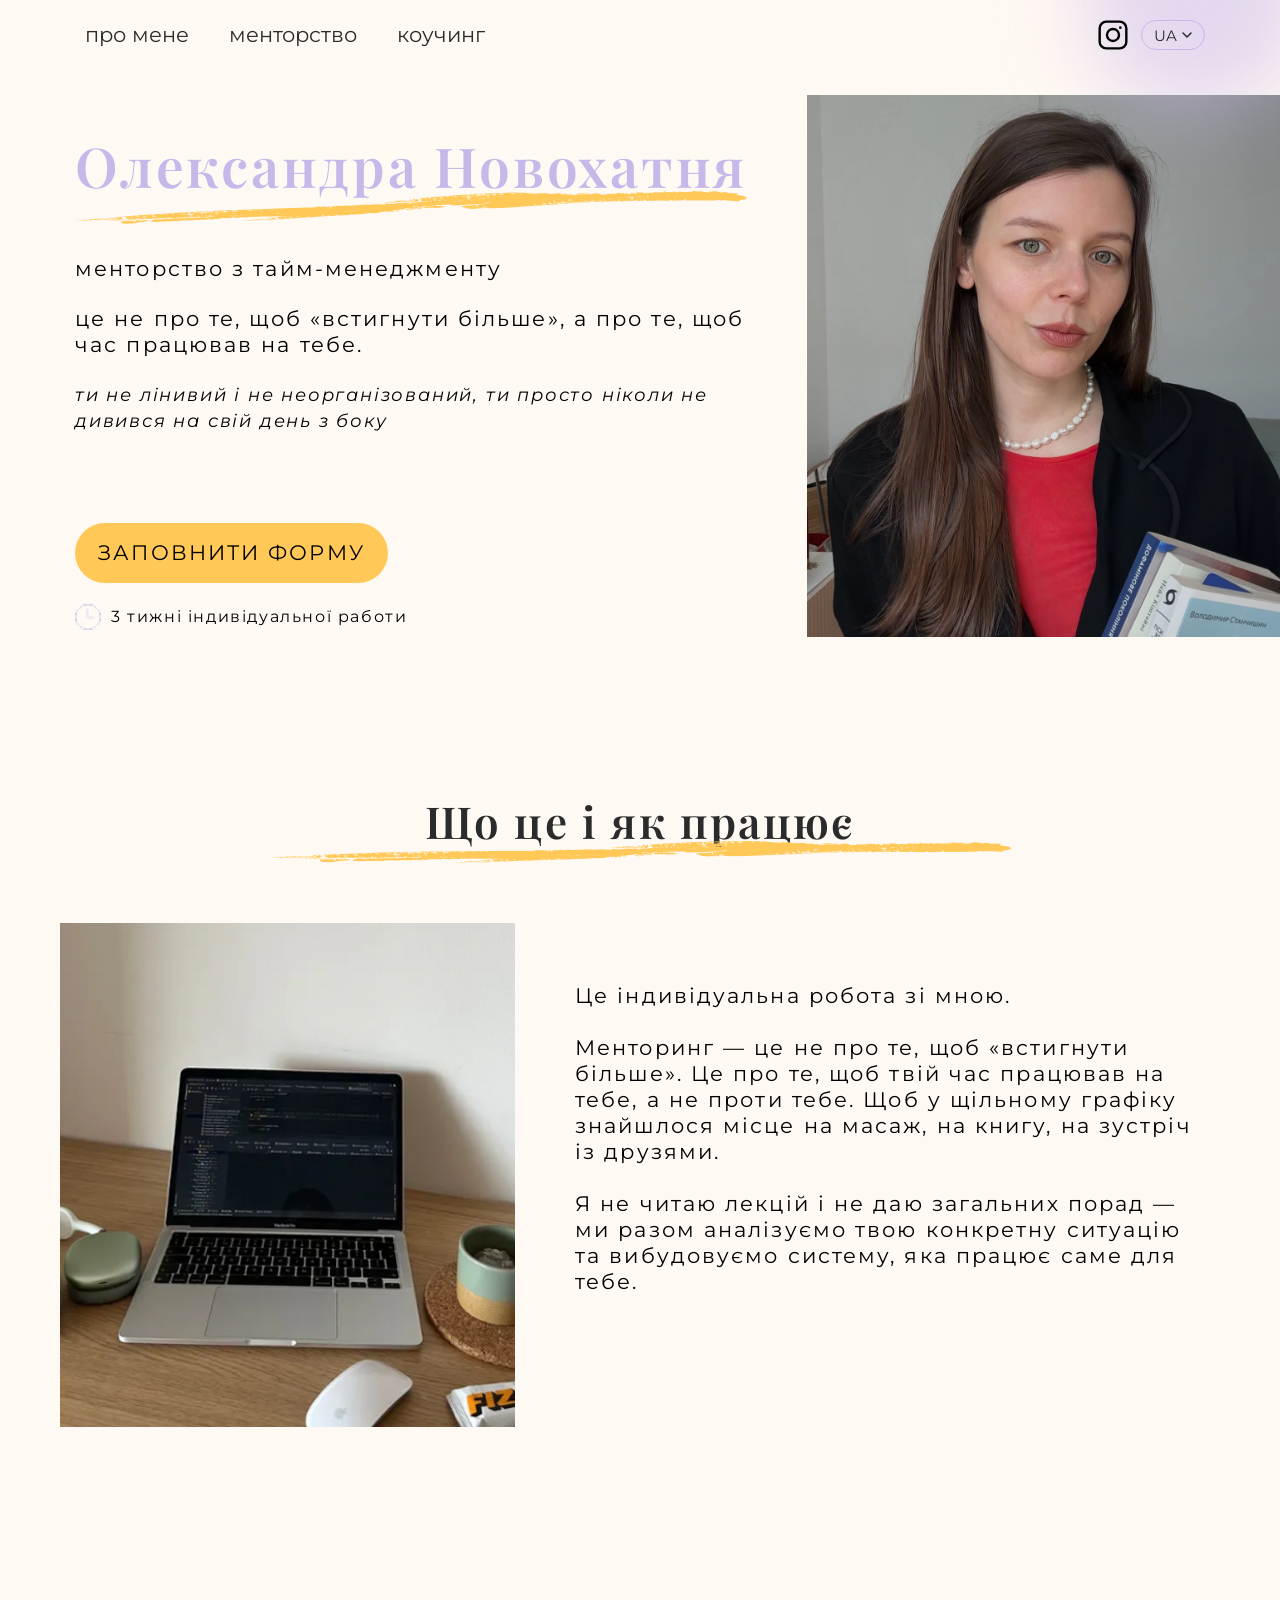
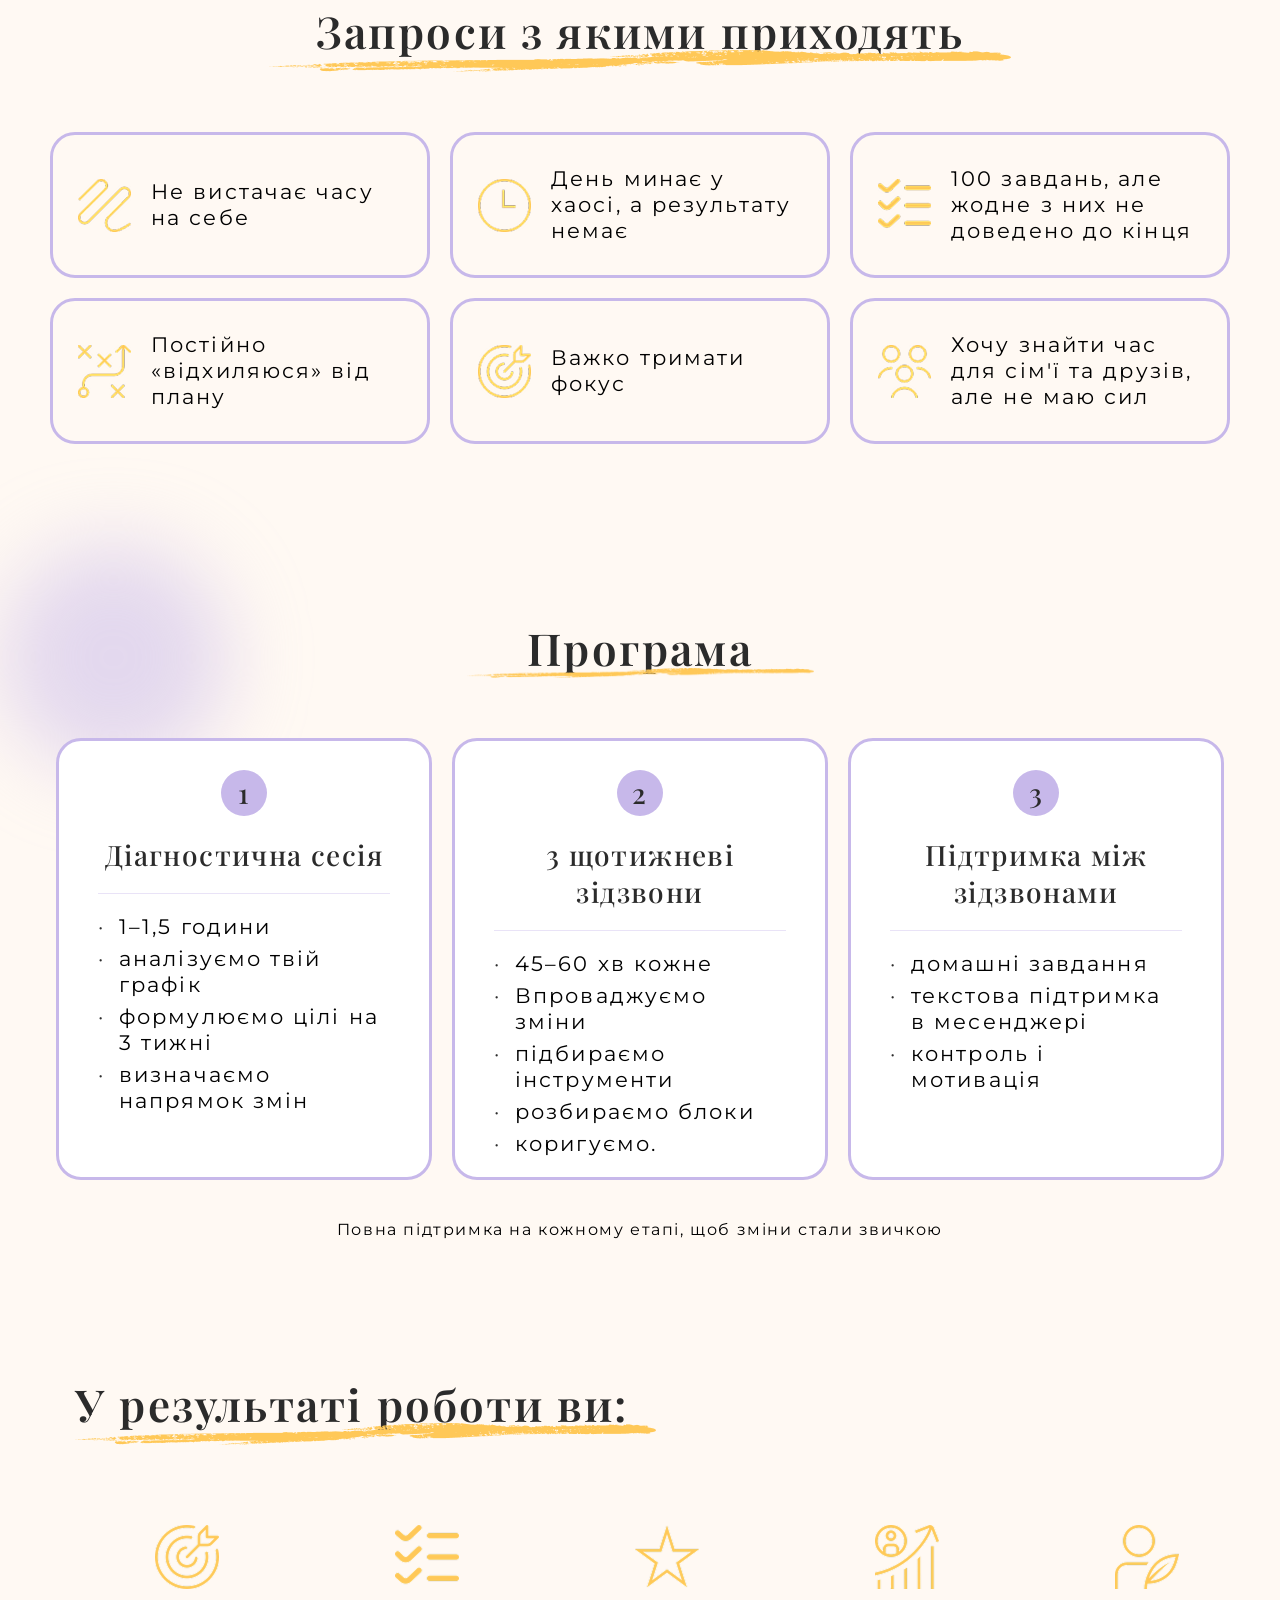
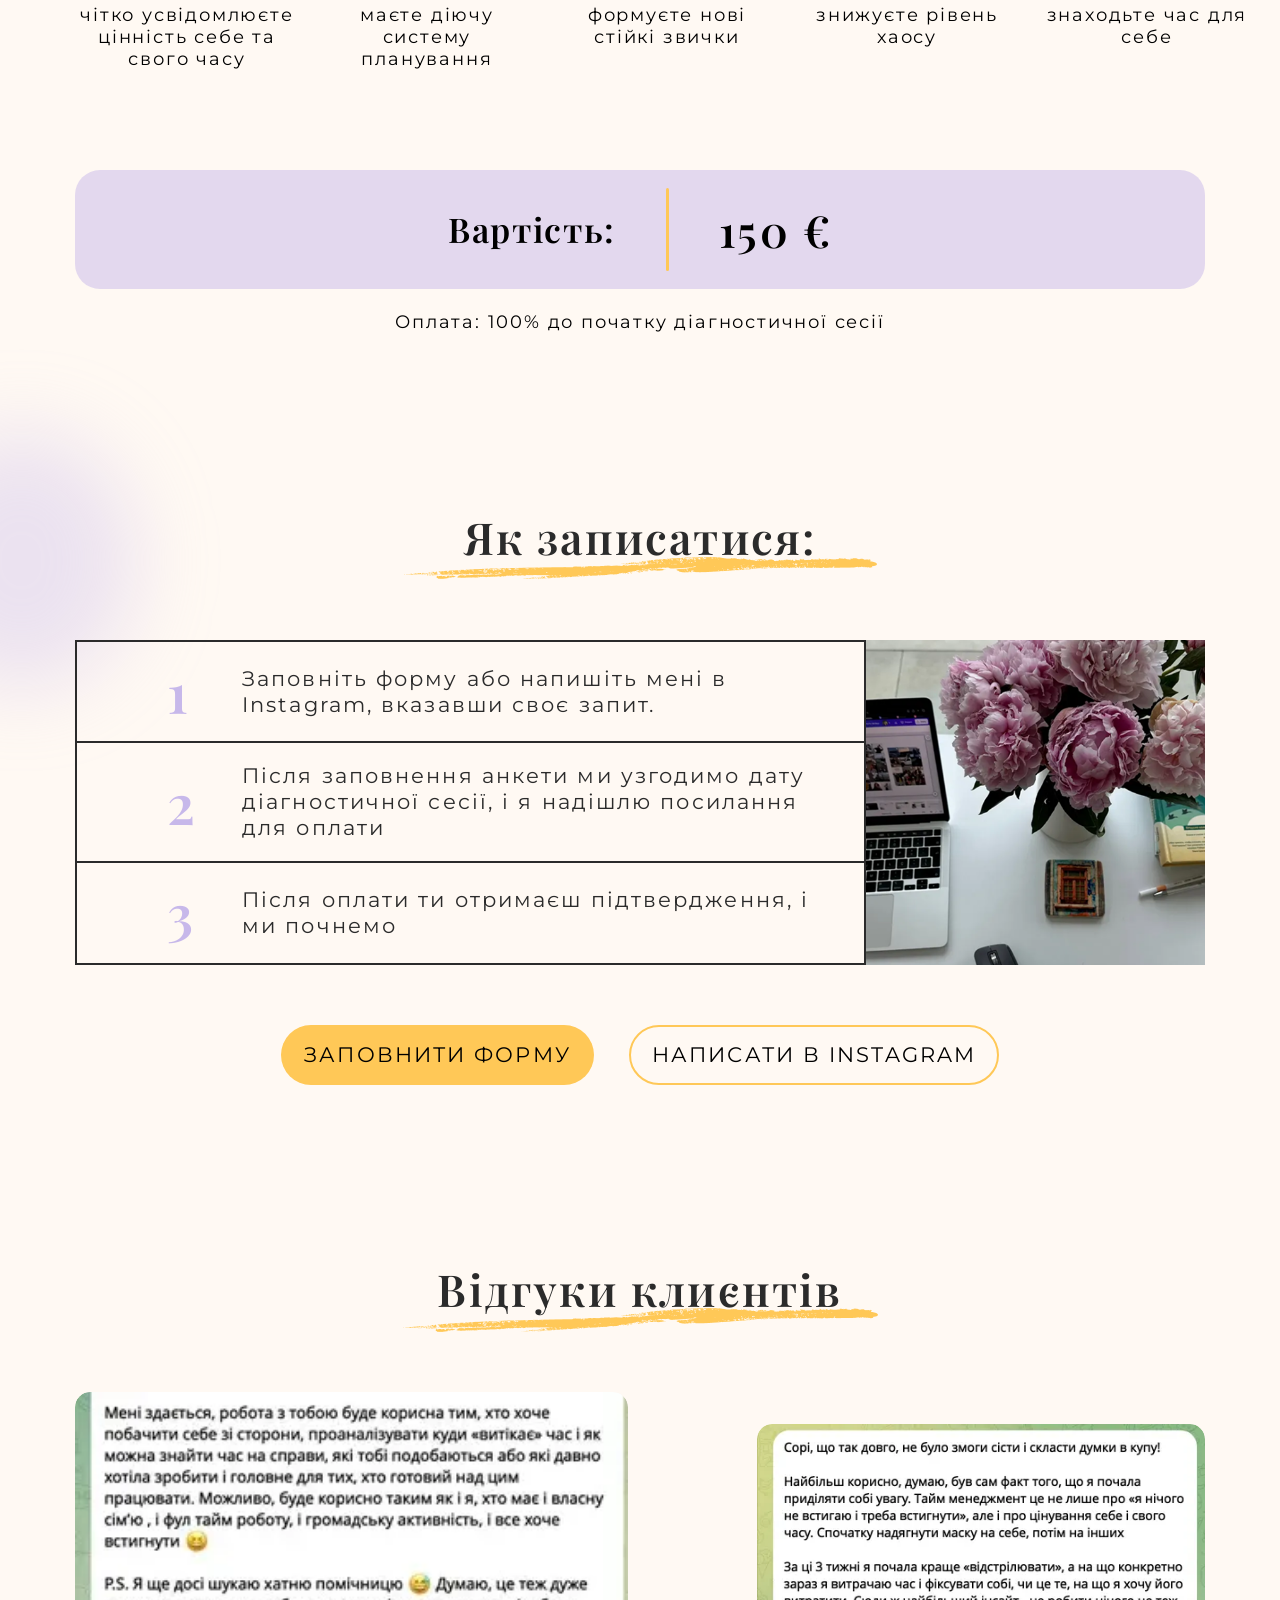
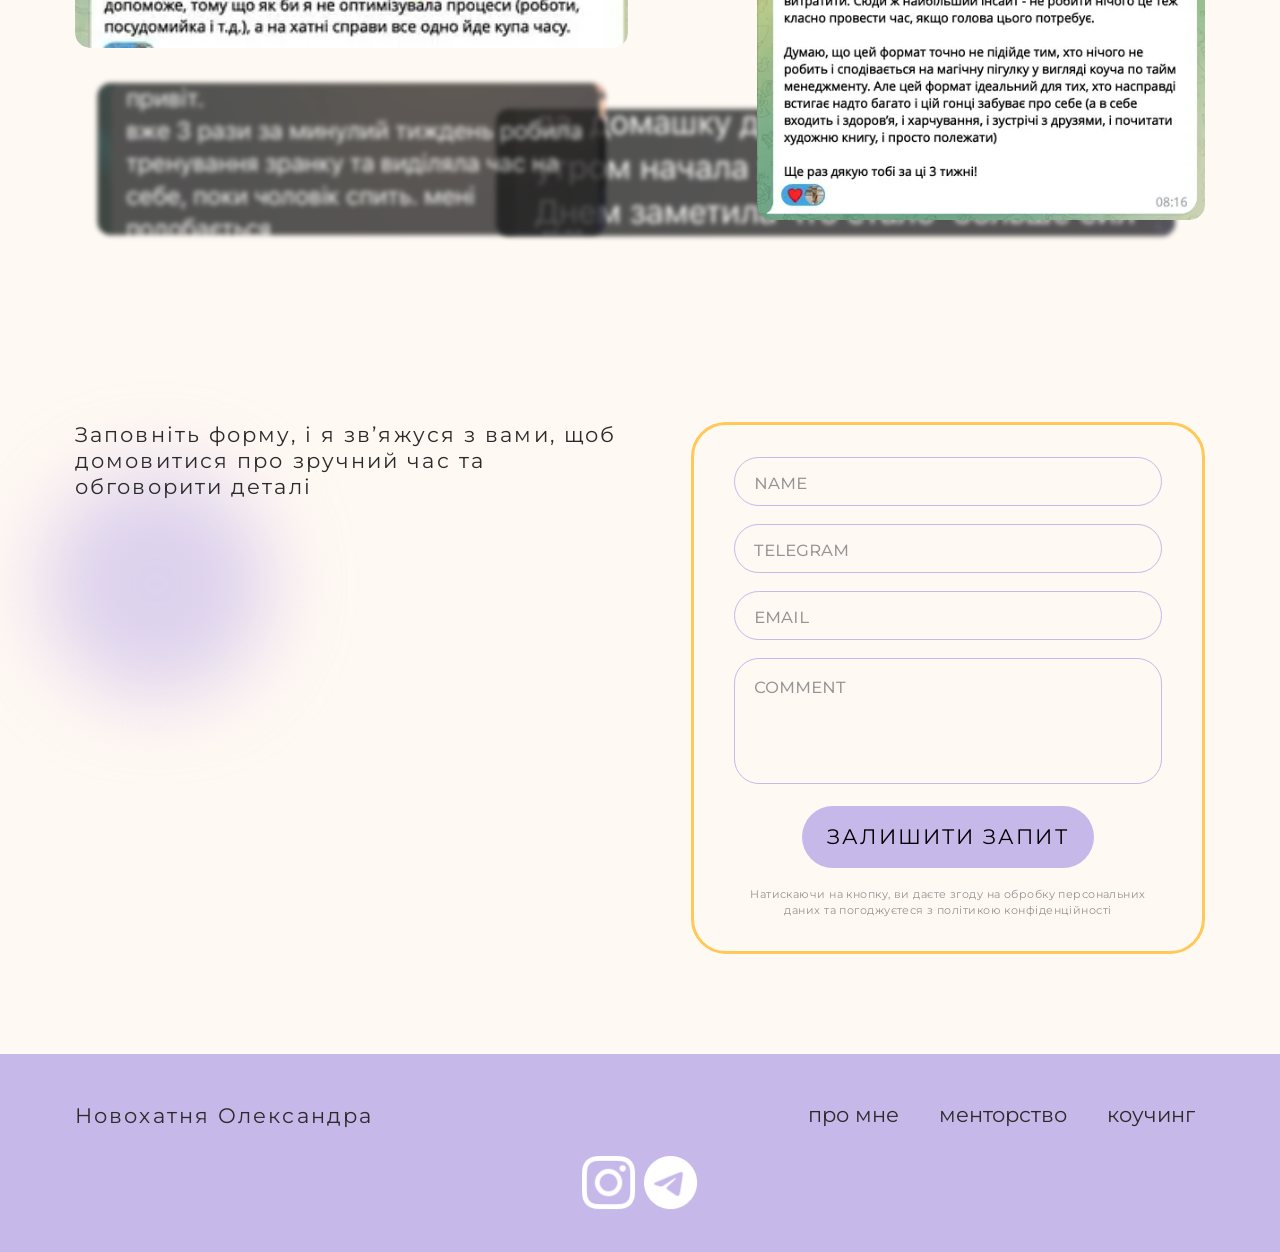
<file: ua/mentor/index.html>
<!DOCTYPE html>
<html lang="uk">
<head>
  <meta charset="UTF-8" />
  <meta name="viewport" content="width=device-width, initial-scale=1.0" />
  <title>Олександра Новохатня — Менторство з тайм-менеджменту</title>
  <link rel="icon" type="image/png" href="../../mentor/assets/favicon.png" />
  <link rel="apple-touch-icon" href="../../favicon.png" />
  <link rel="preconnect" href="https://fonts.googleapis.com" />
  <link rel="preconnect" href="https://fonts.gstatic.com" crossorigin />
  <link href="https://fonts.googleapis.com/css2?family=Montserrat:wght@400;500&family=Playfair+Display:wght@600&display=swap" rel="stylesheet" />
  <link rel="stylesheet" href="../../mentor/style.css" />
</head>
<body>

  <!-- HEADER / NAV -->
  <header class="header" role="banner">

    <!-- Декоративний blur-еліпс (як header__decor-ellipse у готовому файлі) -->
    <div class="header__decor-ellipse" aria-hidden="true"></div>

    <nav class="nav" aria-label="Основна навігація">

      <!-- DESKTOP: список меню ліворуч -->
      <ul class="nav__list" id="nav-list">
        <li class="nav__item"><a href="/sasha_lending/ua/"      class="nav__link">про мене</a></li>
        <li class="nav__item"><a href="#booking" class="nav__link">менторство</a></li>
        <li class="nav__item"><a href="/sasha_lending/ua/coaching/"   class="nav__link">коучинг</a></li>
      </ul>

      <!-- DESKTOP: Instagram + перемикач мови праворуч -->
      <div class="nav__right">
        <a href="https://www.instagram.com/sasha_newhouse" class="nav__social nav__social--desktop" aria-label="Instagram" target="_blank" rel="noopener noreferrer">
         <!-- <img src="../assets/Social_Icons.png" alt="Instagram" class="nav__social-icon" width="37" height="37" /> -->
          <svg width="32" height="32" viewBox="0 0 24 24" fill="none" xmlns="http://www.w3.org/2000/svg" aria-hidden="true" focusable="false">
          <rect x="2" y="2" width="20" height="20" rx="5" stroke="currentColor" stroke-width="1.8"/>
          <circle cx="12" cy="12" r="4.5" stroke="currentColor" stroke-width="1.8"/>
          <circle cx="17.5" cy="6.5" r="1" fill="currentColor"/>
        </svg>
        </a>

        <!-- Перемикач мови -->
        <div class="nav__lang" id="nav-lang">
          <button class="nav__lang-btn" id="lang-btn" aria-haspopup="listbox" aria-expanded="false" aria-label="Вибір мови">
            <span class="nav__lang-current" id="lang-current">UA</span>
            <svg class="nav__lang-arrow" width="10" height="6" viewBox="0 0 10 6" fill="none" aria-hidden="true">
              <path d="M1 1L5 5L9 1" stroke="#2B2B2B" stroke-width="1.5" stroke-linecap="round" stroke-linejoin="round"/>
            </svg>
          </button>
          <ul class="nav__lang-dropdown" id="lang-dropdown" role="listbox" aria-label="Мови" aria-hidden="true">
            <li class="nav__lang-option nav__lang-option--active" role="option" aria-selected="true"  data-lang="UA"><a href="">UA</a></li>
            <li class="nav__lang-option"                          role="option" aria-selected="false" data-lang="RU"><a href="/sasha_lending/mentor/">RU</a></li>
          </ul>
        </div>
      </div>

      <!-- TABLET + MOBILE: бургер ліворуч, Instagram + мова праворуч -->
      <div class="nav__mobile-controls">

        <!-- Бургер — ліворуч -->
        <button class="burger" id="burger-btn" aria-label="Відкрити меню" aria-expanded="false" aria-controls="mobile-nav" type="button">
          <span class="burger__line"></span>
          <span class="burger__line"></span>
          <span class="burger__line"></span>
        </button>

        <!-- Instagram + мова — праворуч -->
        <div class="nav__mobile-right">
          <a href="https://www.instagram.com/sasha_newhouse" class="nav__social nav__social--mobile" aria-label="Instagram" target="_blank" rel="noopener noreferrer">
            <!-- <img src="../assets/Social_Icons.png" alt="Instagram" class="nav__social-icon" width="37" height="37" /> -->
            <svg width="32" height="32" viewBox="0 0 24 24" fill="none" xmlns="http://www.w3.org/2000/svg" aria-hidden="true" focusable="false">
            <rect x="2" y="2" width="20" height="20" rx="5" stroke="currentColor" stroke-width="1.8"/>
            <circle cx="12" cy="12" r="4.5" stroke="currentColor" stroke-width="1.8"/>
            <circle cx="17.5" cy="6.5" r="1" fill="currentColor"/>
          </svg>
          </a>

          <div class="nav__lang nav__lang--mobile" id="nav-lang-mobile">
            <button class="nav__lang-btn" id="lang-btn-mobile" aria-haspopup="listbox" aria-expanded="false" aria-label="Вибір мови">
              <span class="nav__lang-current" id="lang-current-mobile">UA</span>
              <svg class="nav__lang-arrow" width="10" height="6" viewBox="0 0 10 6" fill="none" aria-hidden="true">
                <path d="M1 1L5 5L9 1" stroke="#2B2B2B" stroke-width="1.5" stroke-linecap="round" stroke-linejoin="round"/>
              </svg>
            </button>
            <ul class="nav__lang-dropdown" id="lang-dropdown-mobile" role="listbox" aria-label="Мови" aria-hidden="true">
              <li class="nav__lang-option nav__lang-option--active" role="option" aria-selected="true"  data-lang="UA"><a href="">UA</a></li>
              <li class="nav__lang-option"                          role="option" aria-selected="false" data-lang="RU"><a href="/sasha_lending/mentor/">RU</a></li>
            </ul>
          </div>
        </div>

      </div>

    </nav>

  </header>

  <!-- MOBILE dropdown nav -->
  <nav class="mobile-nav" id="mobile-nav" aria-label="Мобільна навігація">
    <a href="/sasha_lending/ua/" class="mobile-nav__link">про мене</a>
    <a href="#booking" class="mobile-nav__link">менторство</a>
    <a href="/sasha_lending/ua/coaching/" class="mobile-nav__link">коучинг</a>
  </nav>

  <!-- HERO SECTION -->
  <main>
    <section class="hero" aria-labelledby="hero-title">

      <!-- Контент ліворуч -->
      <div class="hero__content">

        <div class="hero__title-wrap">
          <h1 class="hero__title" id="hero-title">Олександра Новохатня</h1>
          <img
            class="hero__title-underline"
            src="../../mentor/assets/Vector_15.png"
            alt=""
            aria-hidden="true"
            width="678"
            height="29"
          />
        </div>

        <p class="hero__subtitle">менторство з тайм-менеджменту</p>

        <p class="hero__description">
          це не про те, щоб «встигнути більше», а про те, щоб час працював на тебе.</p>
        <p class="hero__quote">ти не лінивий і не неорганізований, ти просто ніколи не дивився на свій день з боку
        </p>

        <a href="#form" class="hero__cta">ЗАПОВНИТИ ФОРМУ</a>

        <!-- Duration badge — унікальний елемент цього лендінгу -->
        <div class="hero__badge">
          <img loading="lazy" src="../../mentor/assets/image_40.png" alt="" aria-hidden="true" class="hero__badge-icon" width="26" height="26" />
          <span class="hero__badge-text">3 тижні індивідуальної работи</span>
        </div>

      </div>

      <!-- Фото праворуч -->
      <div class="hero__photo-wrap">
        <img
          class="hero__photo"
          src="../../mentor/assets/main_photo.webp"
          alt="Олександра Новохатня — ментор з тайм-менеджменту"
          width="485"
          height="542"
        />
      </div>

    </section>

    <!-- СЕКЦІЯ: Що це і як працює -->
    <section class="about" aria-labelledby="about-title">
      <div class="about__inner">

        <!-- Заголовок по центру -->
        <div class="about__heading">
          <h2 class="about__title" id="about-title">Що це і як працює</h2>
          <img loading="lazy" class="about__underline" src="../../mentor/assets/Vector_20.png" alt="" aria-hidden="true" />
        </div>

        <!-- Два стовпці: фото + текст -->
        <div class="about__body">

          <div class="about__photo-wrap">
            <img
              class="about__photo"
              src="../../mentor/assets/image_46.png"
              alt="Робоче місце з ноутбуком"
              width="455"
              height="504"
            />
          </div>

          <div class="about__text">
            <p class="about__paragraph">Це індивідуальна робота зі мною.</p>
            <p class="about__paragraph">Менторинг — це не про те, щоб «встигнути більше». Це про те, щоб твій час працював на тебе, а не проти тебе. Щоб у щільному графіку знайшлося місце на масаж, на книгу, на зустріч із друзями.</p>
            <p class="about__paragraph">Я не читаю лекцій і не даю загальних порад — ми разом аналізуємо твою конкретну ситуацію та вибудовуємо систему, яка працює саме для тебе.</p>
          </div>

        </div>
      </div>
    </section>

    <!-- СЕКЦІЯ: Запросы с которыми приходят -->
    <section class="requests" aria-labelledby="requests-title">
      <div class="requests__inner">

        <div class="requests__heading">
          <h2 class="requests__title" id="requests-title">Запроси з якими приходять</h2>
          <img loading="lazy" class="requests__underline" src="../../mentor/assets/Vector_21.png" alt="" aria-hidden="true" />
        </div>

        <div class="requests__grid">

          <div class="requests__card">
            <img loading="lazy" src="../../mentor/assets/image_47.png" alt="" aria-hidden="true" class="requests__card-icon" width="53" height="53" />
            <p class="requests__card-text">Не вистачає часу на себе</p>
          </div>

          <div class="requests__card">
            <img loading="lazy" src="../../mentor/assets/image_48.png" alt="" aria-hidden="true" class="requests__card-icon" width="53" height="53" />
            <p class="requests__card-text">День минає у хаосі, а результату немає</p>
          </div>

          <div class="requests__card">
            <img loading="lazy" src="../../mentor/assets/image_49.png" alt="" aria-hidden="true" class="requests__card-icon" width="53" height="53" />
            <p class="requests__card-text">100 завдань, але жодне з них не доведено до кінця</p>
          </div>

          <div class="requests__card">
            <img loading="lazy" src="../../mentor/assets/image_50.png" alt="" aria-hidden="true" class="requests__card-icon" width="53" height="53" />
            <p class="requests__card-text">Постійно «відхиляюся» від плану</p>
          </div>

          <div class="requests__card">
            <img loading="lazy" src="../../mentor/assets/image_51.png" alt="" aria-hidden="true" class="requests__card-icon" width="53" height="53" />
            <p class="requests__card-text">Важко тримати фокус</p>
          </div>

          <div class="requests__card">
            <img loading="lazy" src="../../mentor/assets/image_52.png" alt="" aria-hidden="true" class="requests__card-icon" width="53" height="53" />
            <p class="requests__card-text">Хочу знайти час для сім'ї та друзів, але не маю сил</p>
          </div>

        </div>
      </div>
    </section>

    <!-- СЕКЦІЯ: Програма -->
    <section class="program" aria-labelledby="program-title">

      <!-- Декоративний blur-еліпс ліворуч -->
      <div class="program__ellipse" aria-hidden="true"></div>

      <div class="program__inner">

        <!-- Заголовок по центру -->
        <div class="program__heading">
          <h2 class="program__title" id="program-title">Програма</h2>
          <img loading="lazy" class="program__underline" src="../../mentor/assets/Vector_20.png" alt="" aria-hidden="true" />
        </div>

        <!-- Сітка карток 3×1 -->
        <div class="program__grid">

          <!-- Картка 1 -->
          <div class="program__card">
            <div class="program__card-top">
              <div class="program__card-badge">1</div>
              <h3 class="program__card-title">Діагностична сесія</h3>
            </div>
            <ul class="program__card-list">
              <li class="program__card-item">1–1,5 години</li>
              <li class="program__card-item">аналізуємо твій графік</li>
              <li class="program__card-item">формулюємо цілі на 3 тижні</li>
              <li class="program__card-item">визначаємо напрямок змін</li>
            </ul>
          </div>

          <!-- Картка 2 -->
          <div class="program__card">
            <div class="program__card-top">
              <div class="program__card-badge">2</div>
              <h3 class="program__card-title">3 щотижневі зідзвони</h3>
            </div>
            <ul class="program__card-list">
              <li class="program__card-item">45–60 хв кожне</li>
              <li class="program__card-item">Впроваджуємо зміни</li>
              <li class="program__card-item">підбираємо інструменти</li>
              <li class="program__card-item">розбираємо блоки</li>
              <li class="program__card-item">коригуємо.</li>
            </ul>
          </div>

          <!-- Картка 3 -->
          <div class="program__card">
            <div class="program__card-top">
              <div class="program__card-badge">3</div>
              <h3 class="program__card-title">Підтримка між зідзвонами</h3>
            </div>
            <ul class="program__card-list">
              <li class="program__card-item">домашні завдання</li>
              <li class="program__card-item">текстова підтримка в месенджері</li>
              <li class="program__card-item">контроль і мотивація</li>
            </ul>
          </div>

        </div>

        <!-- Підпис під сіткою -->
        <p class="program__footnote">Повна підтримка на кожному етапі, щоб зміни стали звичкою</p>

      </div>
    </section>

    <!-- СЕКЦІЯ: В результате работы вы -->
    <section class="results" aria-labelledby="results-title">
      <div class="results__inner">

        <!-- Заголовок — вліво, як у макеті -->
        <div class="results__heading">
          <h2 class="results__title" id="results-title">У результаті роботи ви:</h2>
          <img loading="lazy" class="results__underline" src="../../mentor/assets/Vector_23.png" alt="" aria-hidden="true" />
        </div>

        <!-- 5 іконок в ряд -->
        <div class="results__items">

          <div class="results__item">
            <img loading="lazy" src="../../mentor/assets/free-icon-font-bullseye-arrow_1.png" alt="" aria-hidden="true" class="results__item-icon" width="64" height="64" />
            <p class="results__item-text">чітко усвідомлюєте цінність себе та свого часу</p>
          </div>

          <div class="results__item">
            <img loading="lazy" src="../../mentor/assets/free-icon-font-bullseye-arrow_2.png" alt="" aria-hidden="true" class="results__item-icon" width="64" height="64" />
            <p class="results__item-text">маєте діючу систему планування</p>
          </div>

          <div class="results__item">
            <img loading="lazy" src="../../mentor/assets/free-icon-font-bullseye-arrow_3.png" alt="" aria-hidden="true" class="results__item-icon" width="64" height="64" />
            <p class="results__item-text">формуєте нові стійкі звички</p>
          </div>

          <div class="results__item">
            <img loading="lazy" src="../../mentor/assets/free-icon-font-bullseye-arrow_4.png" alt="" aria-hidden="true" class="results__item-icon" width="64" height="64" />
            <p class="results__item-text">знижуєте рівень хаосу</p>
          </div>

          <div class="results__item">
            <img loading="lazy" src="../../mentor/assets/free-icon-font-bullseye-arrow_5.png" alt="" aria-hidden="true" class="results__item-icon" width="64" height="64" />
            <p class="results__item-text">знаходьте час для себе </p>
          </div>

        </div>

        <!-- Блок ціни -->
        <div class="results__price">
          <span class="results__price-label">Вартість:</span>
          <span class="results__price-divider" aria-hidden="true"></span>
          <span class="results__price-value">150 €</span>
        </div>

        <p class="results__price-note">Оплата: 100% до початку діагностичної сесії</p>

      </div>
    </section>

    <!-- СЕКЦІЯ: Як записатися -->
    <section class="booking" aria-labelledby="booking-title" id="booking">

      <!-- Декоративний blur-еліпс ліворуч -->
      <div class="booking__ellipse" aria-hidden="true"></div>

      <div class="booking__inner">

        <!-- Заголовок по центру -->
        <div class="booking__heading">
          <h2 class="booking__title" id="booking-title">Як записатися:</h2>
          <img loading="lazy" class="booking__underline" src="../../mentor/assets/Vector_24.png" alt="" aria-hidden="true" />
        </div>

        <!-- Два стовпці: кроки + фото -->
        <div class="booking__body">

          <!-- Ліва частина: кроки -->
          <div class="booking__steps">

            <div class="booking__step booking__step--top">
              <span class="booking__step-num" aria-hidden="true">1</span>
              <p class="booking__step-text">Заповніть форму або напишіть мені в Instagram, вказавши своє запит.</p>
            </div>

            <div class="booking__step booking__step--mid">
              <span class="booking__step-num" aria-hidden="true">2</span>
              <p class="booking__step-text">Після заповнення анкети ми узгодимо дату діагностичної сесії, і я надішлю посилання для оплати</p>
            </div>

            <div class="booking__step booking__step--bot">
              <span class="booking__step-num" aria-hidden="true">3</span>
              <p class="booking__step-text">Після оплати ти отримаєш підтвердження, і ми почнемо</p>
            </div>

          </div>

          <!-- Права частина: фото -->
          <div class="booking__photo-wrap">
            <img
              class="booking__photo"
              src="../../mentor/assets/image_4_9.png"
              alt="Ноутбук і квіти на столі"
              width="555"
              height="516"
            />
          </div>

        </div>

        <!-- CTA кнопки -->
        <div class="booking__cta-group">
          <a href="#form" class="booking__cta booking__cta--fill">ЗАПОВНИТИ ФОРМУ</a>
          <a href="https://www.instagram.com/sasha_newhouse" class="booking__cta booking__cta--outline" target="_blank" rel="noopener noreferrer">НАПИСАТИ В INSTAGRAM</a>
        </div>

      </div>
    </section>

  </main>

  <!-- СЕКЦІЯ: Відгуки клієнтів -->
  <section class="reviews" aria-labelledby="reviews-title">
    <div class="reviews__inner">

      <div class="reviews__heading">
        <h2 class="reviews__title" id="reviews-title">Відгуки клиєнтів</h2>
        <img loading="lazy" class="reviews__underline" src="../../mentor/assets/Vector_25.png" alt="" aria-hidden="true" />
      </div>

      <!-- Desktop: стопка карток -->
      <div class="reviews__stack" role="region" aria-label="Відгуки клієнтів" id="reviews-stack">
        <article class="reviews__card reviews__card--active" data-index="0" tabindex="0" aria-label="Відгук 1">
          <img loading="lazy" src="../../mentor/assets/review_2.webp" alt="Відгук клієнта 1" class="reviews__card-img" draggable="false" />
        </article>
        <article class="reviews__card reviews__card--back reviews__card--back-1" data-index="1" tabindex="0" aria-label="Відгук 2" role="button">
          <img loading="lazy" src="../../mentor/assets/review_3.webp" alt="Відгук клієнта 2" class="reviews__card-img" draggable="false" />
        </article>
        <article class="reviews__card reviews__card--active reviews__card--back-2" data-index="2" tabindex="0" aria-label="Відгук 3" role="button">
          <img loading="lazy" src="../../mentor/assets/review_1.webp" alt="Відгук клієнта 3" class="reviews__card-img" draggable="false" />
        </article>
        <article class="reviews__card reviews__card--back reviews__card--back-2" data-index="3" tabindex="0" aria-label="Відгук 3" role="button">
          <img loading="lazy" src="../../mentor/assets/review_4.webp" alt="Відгук клієнта 4" class="reviews__card-img" draggable="false" />
        </article>
      </div>

      <!-- Mobile: слайдер -->
      <div class="reviews__slider" role="region" aria-label="Слайдер відгуків">
        <div class="reviews__slider-track-wrap">
          <div class="reviews__slider-track" id="slider-track">
            <div class="reviews__slide"><img loading="lazy" src="../../mentor/assets/review_1.webp" alt="Відгук клієнта 1" /></div>
            <div class="reviews__slide"><img loading="lazy" src="../../mentor/assets/review_2.webp" alt="Відгук клієнта 2" /></div>
            <div class="reviews__slide"><img loading="lazy" src="../../mentor/assets/review_3.webp" alt="Відгук клієнта 3" /></div>
            <div class="reviews__slide"><img loading="lazy" src="../../mentor/assets/review_4.webp" alt="Відгук клієнта 4" /></div>
          </div>
        </div>
        <div class="reviews__dots" role="tablist" aria-label="Навігація слайдера">
          <button class="reviews__dot reviews__dot--active" role="tab" aria-selected="true"  aria-label="Відгук 1"></button>
          <button class="reviews__dot"                     role="tab" aria-selected="false" aria-label="Відгук 2"></button>
          <button class="reviews__dot"                     role="tab" aria-selected="false" aria-label="Відгук 3"></button>
          <button class="reviews__dot"                     role="tab" aria-selected="false" aria-label="Відгук4"></button>
        </div>
      </div>

    </div>
  </section>

  <!-- СЕКЦІЯ: Контактна форма -->
  <section class="contact" id="form" aria-labelledby="contact-desc">
    <div class="contact__inner">

      <div class="contact__left">
        <p class="contact__desc" id="contact-desc">Заповніть форму, і я зв’яжуся з вами, щоб домовитися про зручний час та обговорити деталі</p>
        <div class="contact__ellipse" aria-hidden="true"></div>
      </div>

      <div class="contact__form-wrap">
        <form action="https://formspree.io/f/xbdeoyad" method="POST" class="contact__form">
                    <input type="hidden" name="page_url" id="page-url"/>
          <script>
              document.getElementById('page-url').value = window.location.href;
          </script>
          <div class="contact__field">
            <input class="contact__input" type="text" id="contact-name" name="name" placeholder=" " autocomplete="name" required />
            <label for="contact-name" class="contact__label">NAME</label>
          </div>

          <div class="contact__field">
            <input class="contact__input" type="text" id="contact-instagram" name="telegram" placeholder=" " />
            <label for="contact-instagram" class="contact__label">TELEGRAM</label>
          </div>

          <div class="contact__field">
            <input class="contact__input" type="email" id="contact-email" name="email" placeholder=" " autocomplete="email" required />
            <label for="contact-email" class="contact__label">EMAIL</label>
          </div>

          <div class="contact__field">
            <textarea class="contact__input contact__input--textarea" id="contact-comment" name="comment" placeholder=" " rows="4"></textarea>
            <label for="contact-comment" class="contact__label">COMMENT</label>
          </div>

          <button type="submit" class="contact__submit">ЗАЛИШИТИ ЗАПИТ</button>

          <p class="contact__privacy">Натискаючи на кнопку, ви даєте згоду на обробку персональних даних та погоджуєтеся з політикою конфіденційності</p>

        </form>
      </div>

    </div>
  </section>

  <!-- ФУТЕР -->
  <footer class="footer">
    <div class="footer__inner">

      <div class="footer__top">
        <span class="footer__name">Новохатня Олександра</span>
        <nav class="footer__nav" aria-label="Навігація у футері">
          <a href="/sasha_lending/ua/"      class="footer__nav-link">про мне</a>
          <a href="" class="footer__nav-link">менторство</a>
          <a href="/sasha_lending/ua/coaching/"   class="footer__nav-link">коучинг</a>
        </nav>
      </div>

      <div class="footer__socials">
        <a href="https://www.instagram.com/sasha_newhouse" class="footer__social-link" aria-label="Instagram" target="_blank" rel="noopener noreferrer">
          <img src="../../mentor/assets/Social_Icons1.png" alt="Instagram" class="footer__social-icon" />
        </a>
        <a href="https://t.me/+NM1TqLXFt6I1ZDc6" class="footer__social-link" aria-label="Telegram" target="_blank" rel="noopener noreferrer">
          <img src="../../mentor/assets/Social_Icons2.png" alt="Telegram" class="footer__social-icon" />
        </a>
      </div>

    </div>
  </footer>

  <script>
    // ============================================================
    // BURGER MENU
    // ============================================================
    (function () {
      var burgerBtn = document.getElementById('burger-btn');
      var mobileNav = document.getElementById('mobile-nav');
      if (!burgerBtn || !mobileNav) return;

      burgerBtn.addEventListener('click', function () {
        var isOpen = mobileNav.classList.toggle('mobile-nav--open');
        burgerBtn.classList.toggle('burger--open', isOpen);
        burgerBtn.setAttribute('aria-expanded', String(isOpen));
      });

      mobileNav.querySelectorAll('.mobile-nav__link').forEach(function (link) {
        link.addEventListener('click', function () {
          mobileNav.classList.remove('mobile-nav--open');
          burgerBtn.classList.remove('burger--open');
          burgerBtn.setAttribute('aria-expanded', 'false');
        });
      });

      document.addEventListener('click', function (e) {
        if (!mobileNav.contains(e.target) && !burgerBtn.contains(e.target)) {
          mobileNav.classList.remove('mobile-nav--open');
          burgerBtn.classList.remove('burger--open');
          burgerBtn.setAttribute('aria-expanded', 'false');
        }
      });

      document.addEventListener('keydown', function (e) {
        if (e.key === 'Escape') {
          mobileNav.classList.remove('mobile-nav--open');
          burgerBtn.classList.remove('burger--open');
          burgerBtn.setAttribute('aria-expanded', 'false');
        }
      });
    })();

    // ============================================================
    // REVIEWS STACK — desktop
    // ============================================================
    var stack = document.getElementById('reviews-stack');
    if (stack) {
      var cards = Array.from(stack.querySelectorAll('.reviews__card'));

      function activateCard(targetCard) {
        cards.forEach(function(c) {
          c.classList.remove('reviews__card--active');
          c.classList.add('reviews__card--back');
          c.setAttribute('role', 'button');
          c.setAttribute('tabindex', '0');
        });
        targetCard.classList.remove('reviews__card--back');
        targetCard.classList.add('reviews__card--active');
        targetCard.removeAttribute('role');
        targetCard.setAttribute('tabindex', '0');
      }

      cards.forEach(function(card) {
        card.addEventListener('click', function() {
          if (!card.classList.contains('reviews__card--active')) activateCard(card);
        });
        card.addEventListener('keydown', function(e) {
          if ((e.key === 'Enter' || e.key === ' ') && !card.classList.contains('reviews__card--active')) {
            e.preventDefault();
            activateCard(card);
          }
        });
      });
    }

    // ============================================================
    // REVIEWS SLIDER — mobile, cyclic (rewrite)
    // ============================================================
    document.addEventListener('DOMContentLoaded', function () {

      var wrap  = document.querySelector('.reviews__slider-track-wrap');
      var track = document.getElementById('slider-track');
      var dots  = Array.from(document.querySelectorAll('.reviews__dot'));

      if (!wrap || !track || !dots.length) return;

      var slides  = Array.from(track.querySelectorAll('.reviews__slide'));
      var total   = slides.length;   // реальна кількість слайдів
      var current = 0;               // індекс 0..total-1
      var busy    = false;           // блокуємо під час анімації
      var DURATION = 380;            // ms — тривалість переходу

      // --- Ширина одного слайда = ширина обгортки ---
      function slideW() {
        return wrap.offsetWidth;
      }

      // --- Переставити track без анімації ---
      function setInstant(idx) {
        track.style.transition       = 'none';
        track.style.webkitTransition = 'none';
        var x = -(idx * slideW());
        track.style.transform        = 'translateX(' + x + 'px)';
        track.style.webkitTransform  = 'translateX(' + x + 'px)';
      }

      // --- Перейти на слайд із анімацією ---
      function goTo(idx) {
        if (busy) return;

        // Циклічність: після останнього — перший, перед першим — останній
        if (idx >= total) idx = 0;
        if (idx < 0)      idx = total - 1;

        busy    = true;
        current = idx;

        track.style.transition       = 'transform ' + DURATION + 'ms ease, -webkit-transform ' + DURATION + 'ms ease';
        track.style.webkitTransition = '-webkit-transform ' + DURATION + 'ms ease';
        var x = -(current * slideW());
        track.style.transform        = 'translateX(' + x + 'px)';
        track.style.webkitTransform  = 'translateX(' + x + 'px)';

        updateDots(current);

        // Розблокуємо після завершення анімації
        setTimeout(function () { busy = false; }, DURATION + 20);
      }

      // --- Оновити крапки ---
      function updateDots(idx) {
        dots.forEach(function (d, i) {
          var active = (i === idx);
          d.classList.toggle('reviews__dot--active', active);
          d.setAttribute('aria-selected', String(active));
        });
      }

      // --- Клік по крапках ---
      dots.forEach(function (dot, i) {
        dot.addEventListener('click', function () { goTo(i); });
      });

      // --- Свайп ---
      var txStart = 0;
      var tyStart = 0;
      var dir     = null; // 'h' | 'v' | null

      wrap.addEventListener('touchstart', function (e) {
        if (busy) return;
        txStart = e.touches[0].clientX;
        tyStart = e.touches[0].clientY;
        dir     = null;
      }, { passive: true });

      wrap.addEventListener('touchmove', function (e) {
        if (dir === 'v') return;
        var dx = Math.abs(e.touches[0].clientX - txStart);
        var dy = Math.abs(e.touches[0].clientY - tyStart);
        if (dir === null && (dx > 6 || dy > 6)) {
          dir = dx >= dy ? 'h' : 'v';
        }
      }, { passive: true });

      wrap.addEventListener('touchend', function (e) {
        if (dir !== 'h') return;
        var diff = txStart - e.changedTouches[0].clientX;
        if (Math.abs(diff) > 40) {
          goTo(current + (diff > 0 ? 1 : -1));
        }
        dir = null;
      });

      // --- Resize: перерахувати позицію без анімації ---
      var resizeTimer;
      window.addEventListener('resize', function () {
        clearTimeout(resizeTimer);
        resizeTimer = setTimeout(function () { setInstant(current); }, 100);
      });

      // --- Ініціалізація ---
      setInstant(0);
      updateDots(0);
    });

    // ============================================================
    // LANGUAGE SWITCHER
    // ============================================================
    const langBtn      = document.getElementById('lang-btn');
    const langDropdown = document.getElementById('lang-dropdown');
    const langCurrent  = document.getElementById('lang-current');
    const langNav      = document.getElementById('nav-lang');

    if (langBtn && langDropdown) {
      langBtn.addEventListener('click', e => {
        e.stopPropagation();
        const isOpen = langDropdown.classList.contains('nav__lang-dropdown--open');
        langDropdown.classList.toggle('nav__lang-dropdown--open', !isOpen);
        langNav.classList.toggle('nav__lang--open', !isOpen);
        langBtn.setAttribute('aria-expanded', String(!isOpen));
        langDropdown.setAttribute('aria-hidden', String(isOpen));
      });

      langDropdown.querySelectorAll('.nav__lang-option').forEach(option => {
        option.addEventListener('click', () => {
          langDropdown.querySelectorAll('.nav__lang-option').forEach(o => {
            o.classList.remove('nav__lang-option--active');
            o.setAttribute('aria-selected', 'false');
          });
          option.classList.add('nav__lang-option--active');
          option.setAttribute('aria-selected', 'true');
          langCurrent.textContent = option.dataset.lang;
          langDropdown.classList.remove('nav__lang-dropdown--open');
          langNav.classList.remove('nav__lang--open');
          langBtn.setAttribute('aria-expanded', 'false');
          langDropdown.setAttribute('aria-hidden', 'true');
        });
      });

      document.addEventListener('click', e => {
        if (!langNav.contains(e.target)) {
          langDropdown.classList.remove('nav__lang-dropdown--open');
          langNav.classList.remove('nav__lang--open');
          langBtn.setAttribute('aria-expanded', 'false');
          langDropdown.setAttribute('aria-hidden', 'true');
        }
      });
    }

    // ============================================================
    // LANGUAGE SWITCHER — mobile
    // ============================================================
    const langBtnMobile      = document.getElementById('lang-btn-mobile');
    const langDropdownMobile = document.getElementById('lang-dropdown-mobile');
    const langCurrentMobile  = document.getElementById('lang-current-mobile');
    const langNavMobile      = document.getElementById('nav-lang-mobile');

    if (langBtnMobile && langDropdownMobile) {
      langBtnMobile.addEventListener('click', e => {
        e.stopPropagation();
        const isOpen = langDropdownMobile.classList.contains('nav__lang-dropdown--open');
        langDropdownMobile.classList.toggle('nav__lang-dropdown--open', !isOpen);
        langNavMobile.classList.toggle('nav__lang--open', !isOpen);
        langBtnMobile.setAttribute('aria-expanded', String(!isOpen));
        langDropdownMobile.setAttribute('aria-hidden', String(isOpen));
      });

      langDropdownMobile.querySelectorAll('.nav__lang-option').forEach(option => {
        option.addEventListener('click', () => {
          langDropdownMobile.querySelectorAll('.nav__lang-option').forEach(o => {
            o.classList.remove('nav__lang-option--active');
            o.setAttribute('aria-selected', 'false');
          });
          option.classList.add('nav__lang-option--active');
          option.setAttribute('aria-selected', 'true');
          langCurrentMobile.textContent = option.dataset.lang;
          langDropdownMobile.classList.remove('nav__lang-dropdown--open');
          langNavMobile.classList.remove('nav__lang--open');
          langBtnMobile.setAttribute('aria-expanded', 'false');
          langDropdownMobile.setAttribute('aria-hidden', 'true');
        });
      });

      document.addEventListener('click', e => {
        if (!langNavMobile.contains(e.target)) {
          langDropdownMobile.classList.remove('nav__lang-dropdown--open');
          langNavMobile.classList.remove('nav__lang--open');
          langBtnMobile.setAttribute('aria-expanded', 'false');
          langDropdownMobile.setAttribute('aria-hidden', 'true');
        }
      });
    }
  </script>

</body>
</html>
</file>
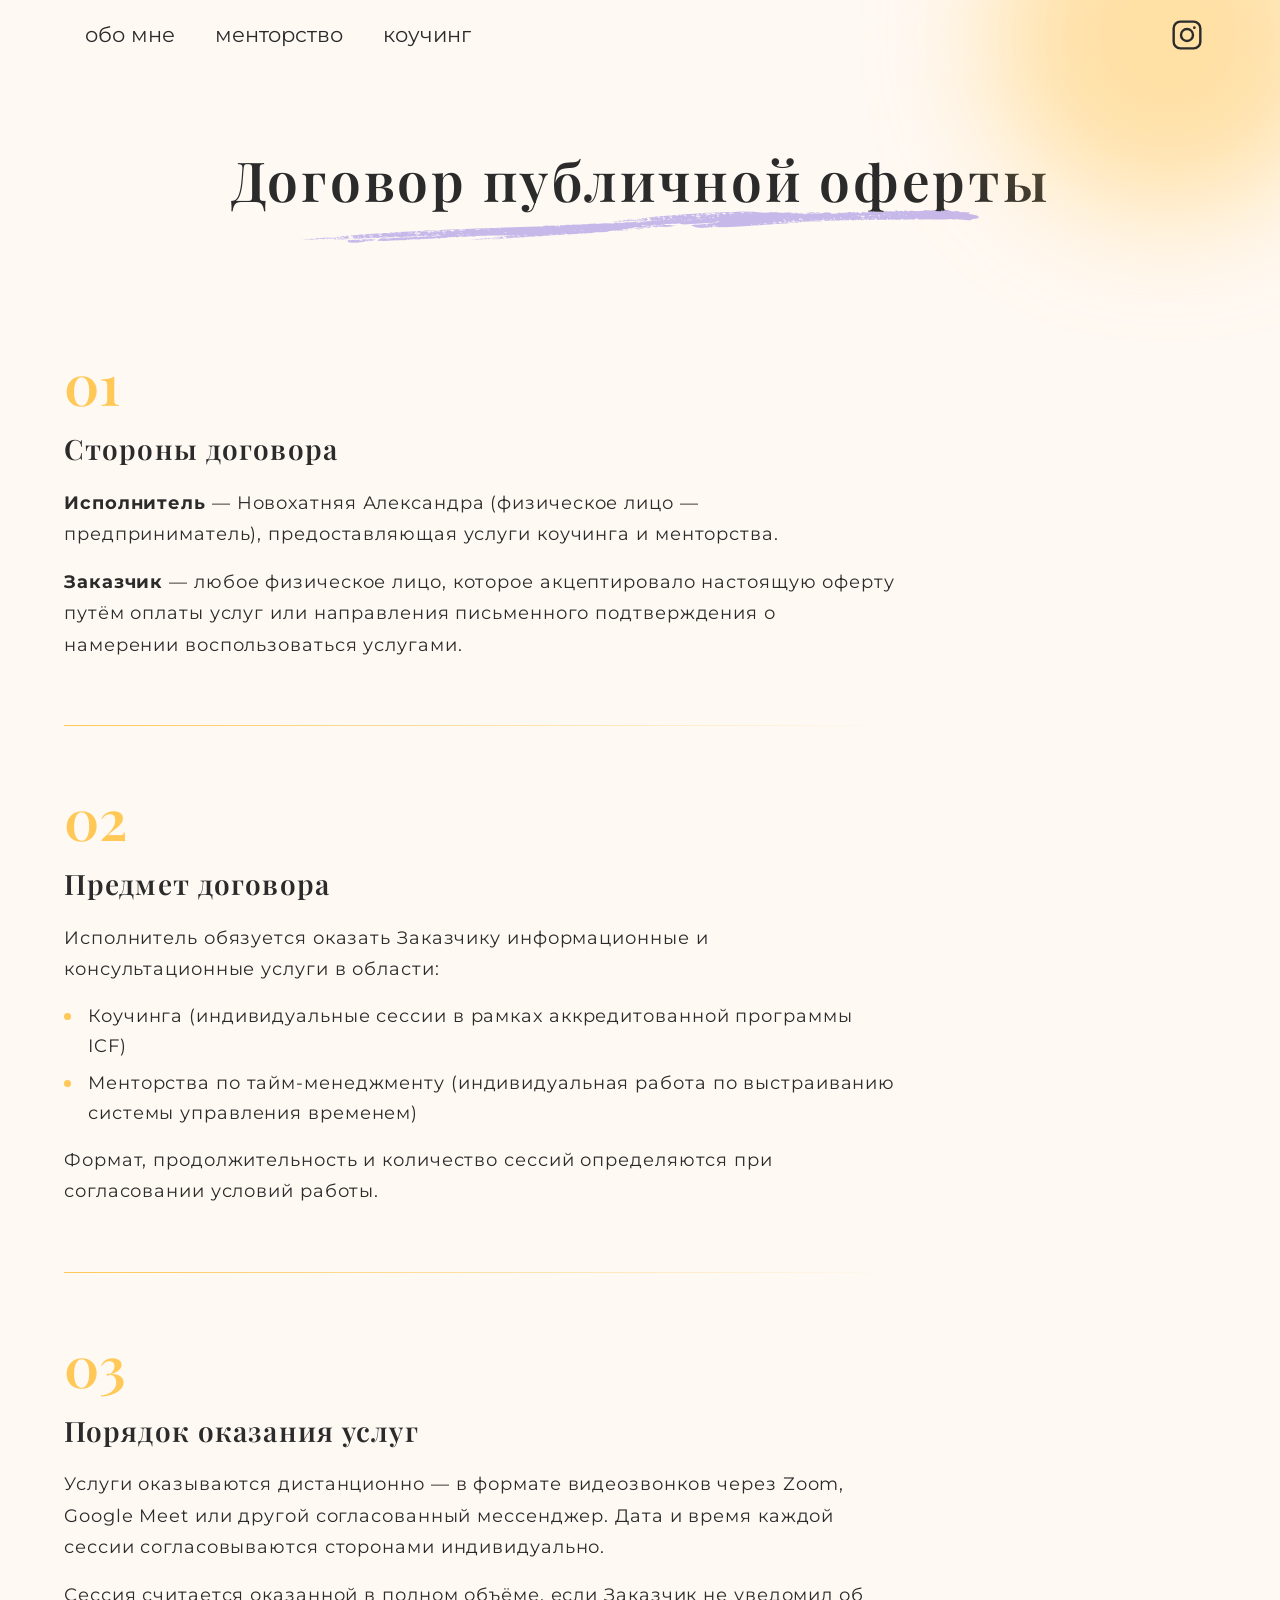
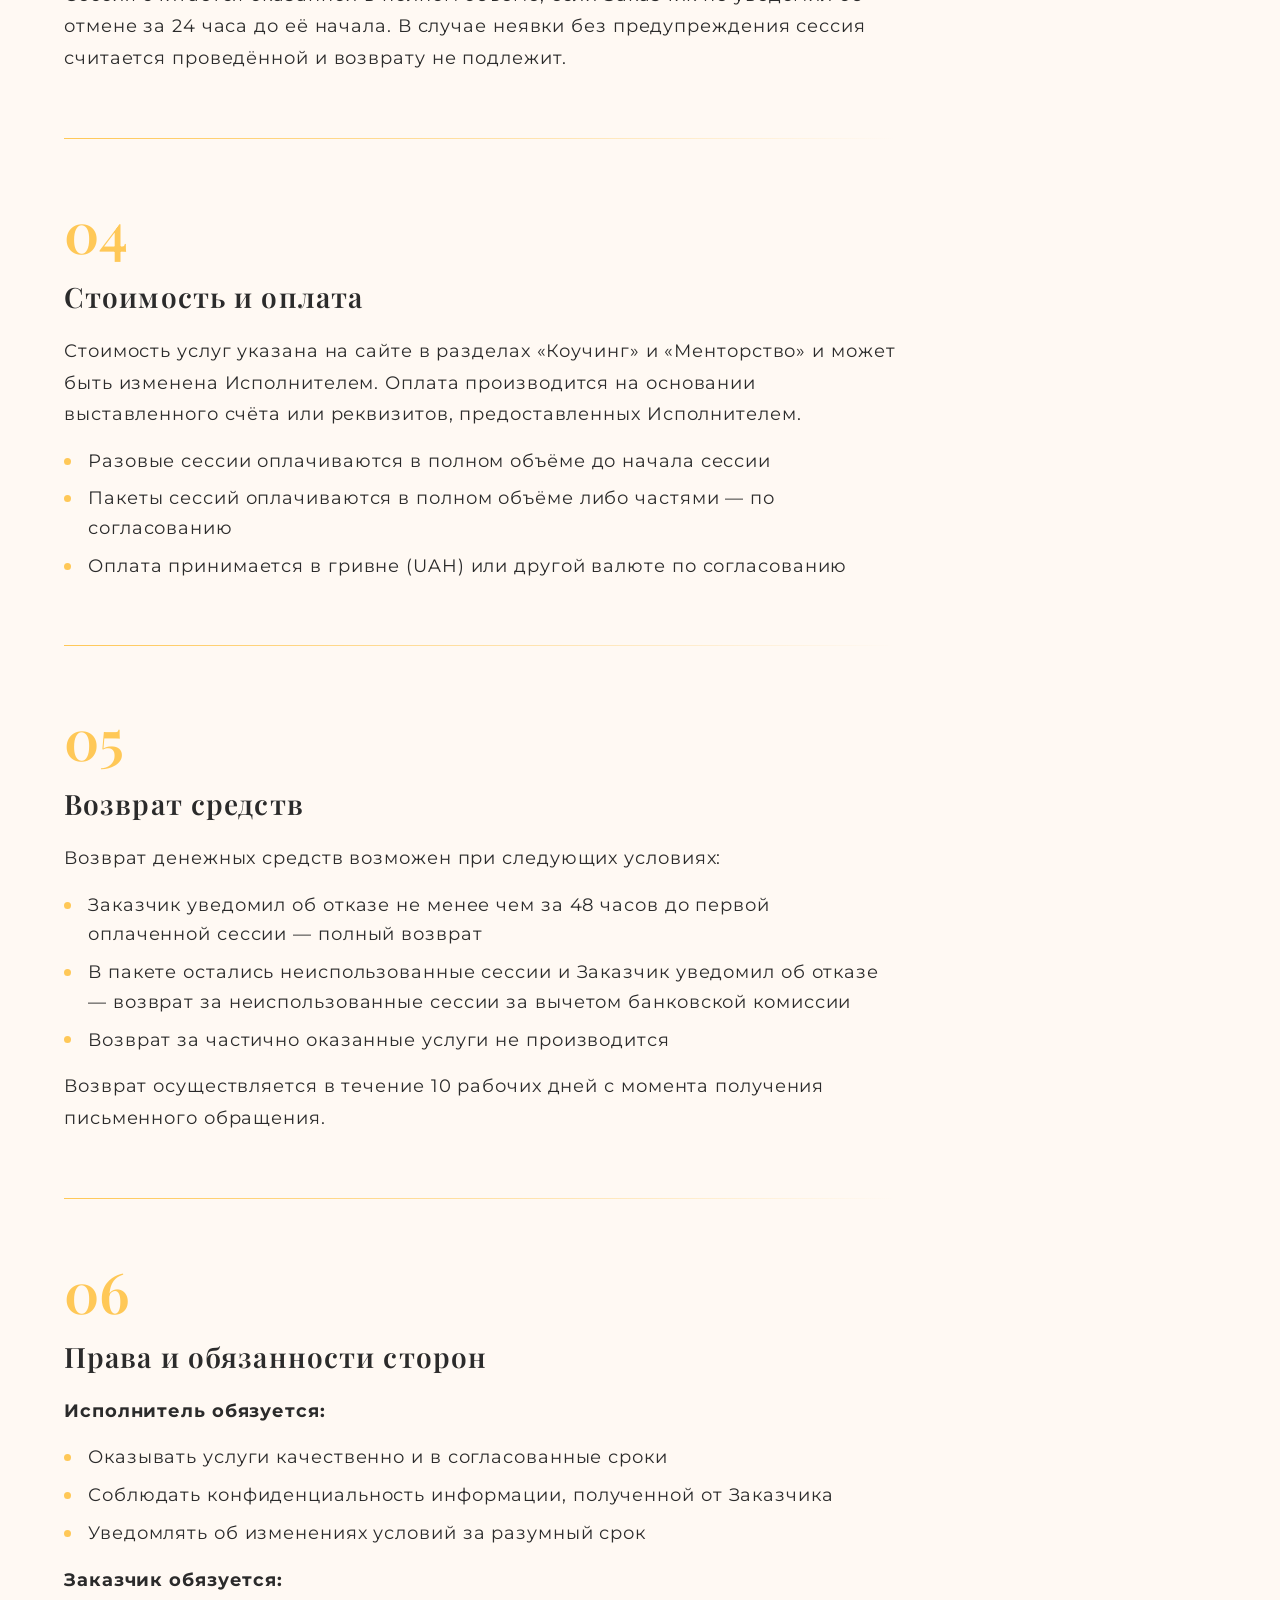
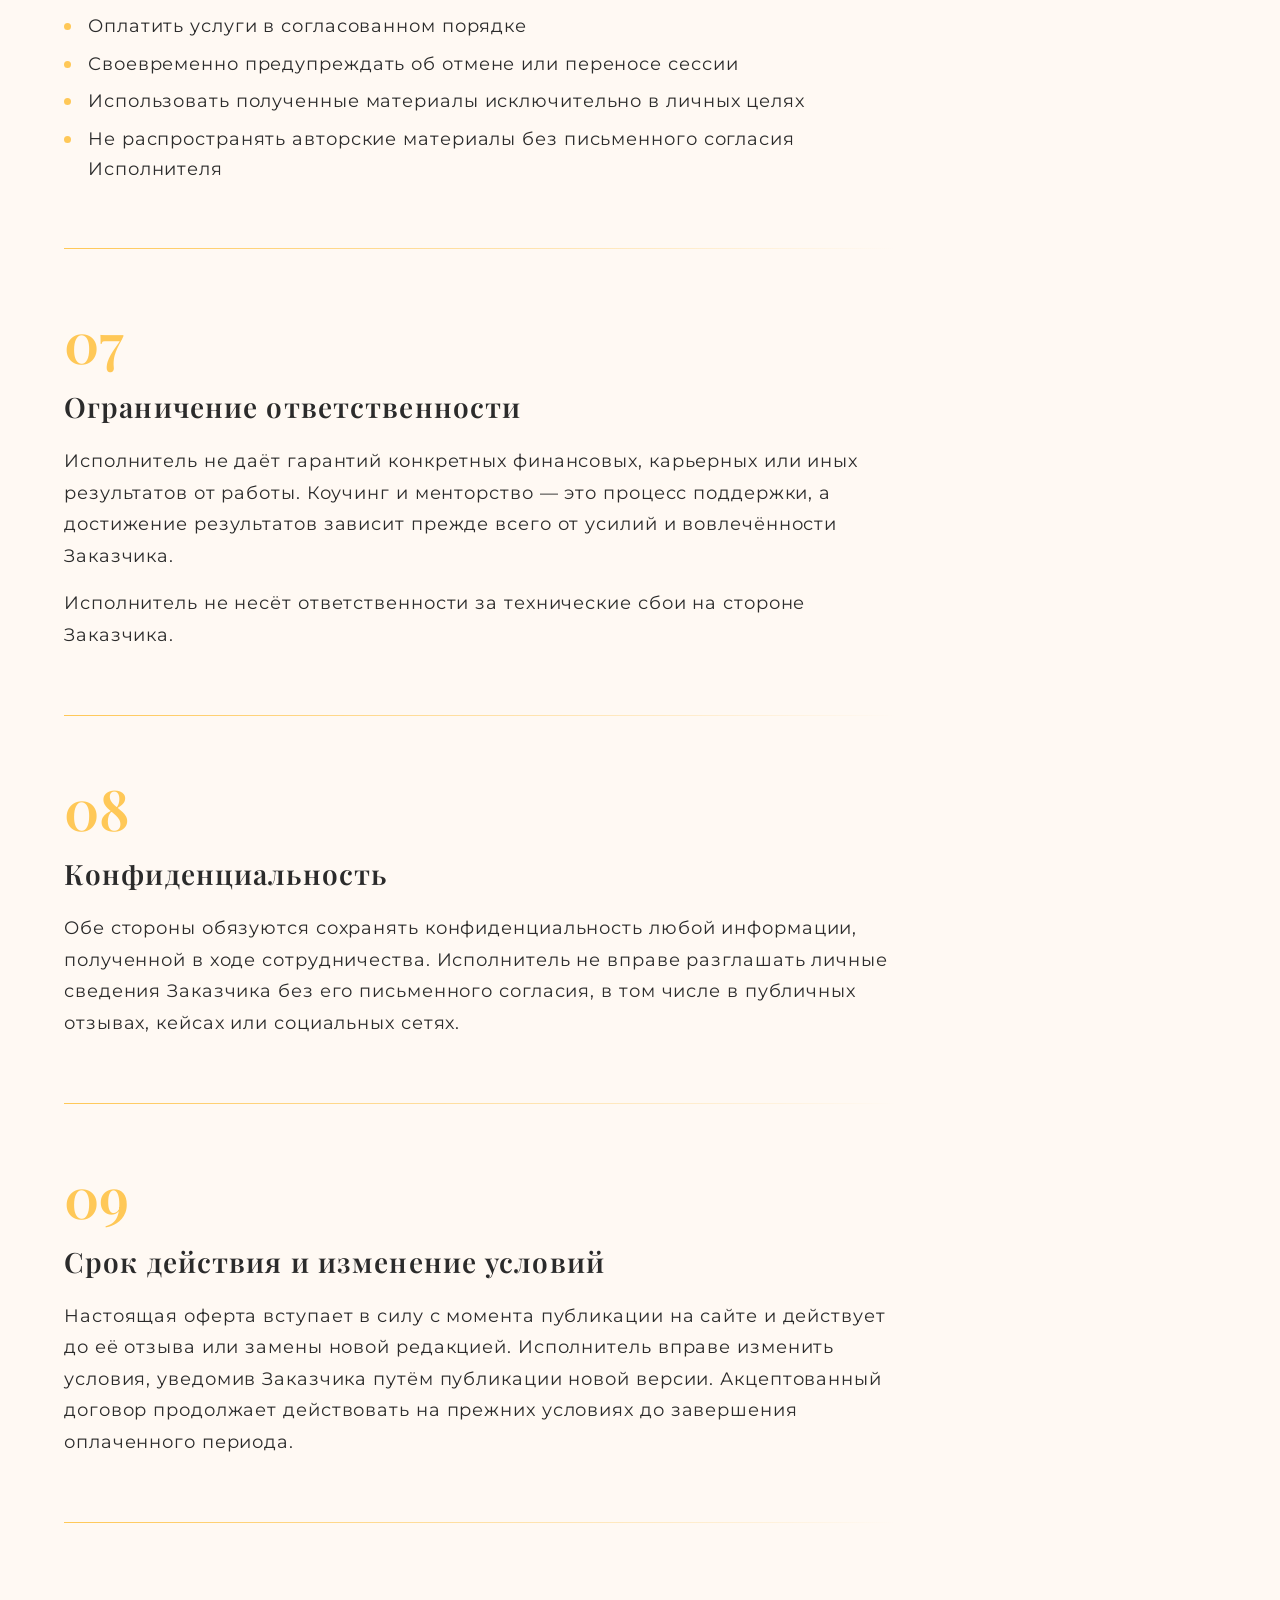
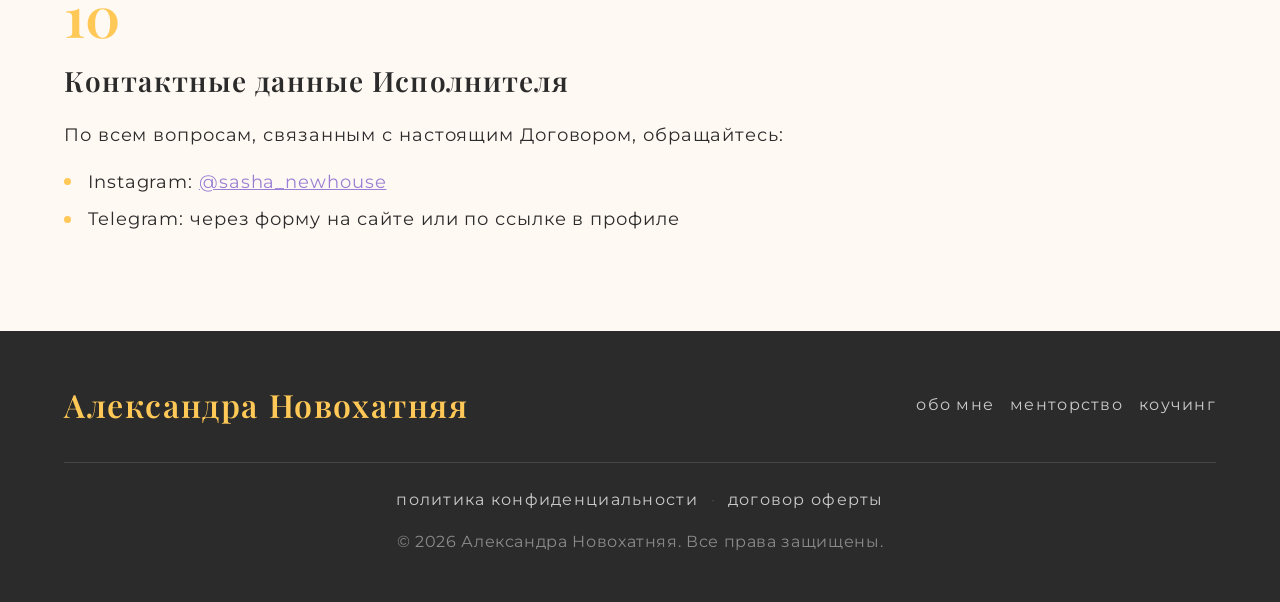
<file: oferta.html>
<!DOCTYPE html>
<html lang="ru">
<head>
  <meta charset="UTF-8" />
  <meta name="viewport" content="width=device-width, initial-scale=1.0" />
  <meta name="description" content="Договор публичной оферты — Александра Новохатняя" />
  <title>Договор публичной оферты — Александра Новохатняя</title>
  <link rel="icon" type="image/png" href="assets/favicon.png" />
  <link rel="apple-touch-icon" href="favicon.png" />
  <link rel="preconnect" href="https://fonts.googleapis.com" />
  <link rel="preconnect" href="https://fonts.gstatic.com" crossorigin />
  <link href="https://fonts.googleapis.com/css2?family=Playfair+Display:wght@600&family=Montserrat:wght@400;500;600&display=swap" rel="stylesheet" />

  <style>
    /* =====================================================
       RESET & CSS CUSTOM PROPERTIES
       ===================================================== */
    *, *::before, *::after {
      box-sizing: border-box;
      margin: 0;
      padding: 0;
    }

    :root {
      --clr-bg:       #FFF9F3;
      --clr-text:     #2B2B2B;
      --clr-lavender: #C7B8EA;
      --clr-amber:    #FFC857;
      --clr-white:    #FFFFFF;
      --clr-black:    #000000;

      --blur-lavender: rgba(199, 184, 234, 0.6);
      --blur-amber:    rgba(255, 200, 87, 0.5);

      --font-heading: 'Playfair Display', Georgia, serif;
      --font-body:    'Montserrat', sans-serif;

      --text-xs:  clamp(0.875rem, 1.5vw, 1rem);
      --text-sm:  clamp(1rem, 1.8vw, 1.125rem);
      --text-md:  clamp(1rem, 2vw, 1.3125rem);
      --text-lg:  clamp(1.375rem, 3vw, 2rem);
      --text-xl:  clamp(1.625rem, 3.5vw, 2.75rem);
      --text-hero:clamp(1.75rem, 5vw, 3.4375rem);

      --sp-1:  0.5rem;
      --sp-2:  1rem;
      --sp-3:  1.5rem;
      --sp-4:  2rem;
      --sp-5:  2.5rem;
      --sp-6:  3rem;
      --sp-8:  4rem;
      --sp-10: 5rem;
      --sp-12: 6rem;

      --max-width:    1280px;
      --container-px: clamp(1rem, 5vw, 5rem);
      --header-h:     4.375rem;

      --radius-pill: 2.1875rem;
      --radius-card: 1.25rem;
    }

    html {
      scroll-behavior: smooth;
      -webkit-text-size-adjust: 100%;
    }

    body {
      background-color: var(--clr-bg);
      color: var(--clr-text);
      font-family: var(--font-body);
      font-size: 1rem;
      line-height: 1.6;
      overflow-x: hidden;
      min-height: 100vh;
      display: flex;
      flex-direction: column;
    }

    img {
      max-width: 100%;
      height: auto;
      display: block;
    }

    a {
      text-decoration: none;
      color: inherit;
    }

    ul[role="list"] { list-style: none; }

    /* =====================================================
       BUTTONS
       ===================================================== */
    .btn {
      display: inline-flex;
      align-items: center;
      justify-content: center;
      font-family: var(--font-body);
      font-size: var(--text-xs);
      font-weight: 400;
      letter-spacing: 0.08em;
      text-transform: uppercase;
      text-decoration: none;
      border: 2px solid transparent;
      border-radius: var(--radius-pill);
      padding: 0.875rem 2.25rem;
      cursor: pointer;
      transition: transform 0.2s ease, box-shadow 0.2s ease, background 0.2s ease;
      white-space: nowrap;
    }

    .btn--lavender {
      background-color: var(--clr-lavender);
      border-color: var(--clr-lavender);
      color: var(--clr-text);
    }

    .btn--lavender:hover,
    .btn--lavender:focus-visible {
      background-color: #b0a0d8;
      border-color: #b0a0d8;
      transform: translateY(-2px);
      box-shadow: 0 6px 20px rgba(199, 184, 234, 0.45);
    }

    .btn--amber {
      background-color: var(--clr-amber);
      border-color: var(--clr-amber);
      color: var(--clr-text);
    }

    .btn--amber:hover,
    .btn--amber:focus-visible {
      background-color: #e8a800;
      border-color: #e8a800;
      transform: translateY(-2px);
      box-shadow: 0 6px 20px rgba(255, 200, 87, 0.4);
    }

    .btn:focus-visible {
      outline: 3px solid var(--clr-amber);
      outline-offset: 3px;
    }

    /* =====================================================
       HEADER
       ===================================================== */
    .header {
      position: fixed;
      top: 0;
      left: 0;
      right: 0;
      z-index: 100;
      display: flex;
      align-items: center;
      justify-content: space-between;
      height: var(--header-h);
      padding-inline: clamp(1.5rem, 5.86vw, 4.6875rem);
      background: rgba(255, 249, 243, 0.92);
      backdrop-filter: blur(12px);
      -webkit-backdrop-filter: blur(12px);
    }

    .header__nav-list {
      display: flex;
      align-items: center;
      gap: 1.25rem;
      list-style: none;
    }

    .header__nav-list li {
      display: flex;
      justify-content: center;
      align-items: center;
      padding: 0.625rem;
    }

    .header__nav-link {
      font-family: var(--font-body);
      font-size: var(--text-md);
      font-weight: 400;
      line-height: 1.0869;
      color: var(--clr-text);
      text-decoration: none;
      white-space: nowrap;
      transition: color 0.2s;
    }

    .header__nav-link:hover,
    .header__nav-link:focus-visible { color: #9b7fd4; }

    .header__insta {
      display: flex;
      align-items: center;
      justify-content: center;
      width: 2.3125rem;
      height: 2.3125rem;
      color: var(--clr-text);
      transition: opacity 0.2s;
      flex-shrink: 0;
    }

    .header__insta:hover,
    .header__insta:focus-visible { opacity: 0.6; }

    .header__right {
      display: flex;
      align-items: center;
      gap: 0.75rem;
      flex-shrink: 0;
    }

    /* Burger */
    .burger {
      display: none;
      flex-direction: column;
      justify-content: center;
      align-items: center;
      gap: 5px;
      width: 2.5rem;
      height: 2.5rem;
      background: none;
      border: none;
      cursor: pointer;
      z-index: 110;
    }

    .burger__line {
      display: block;
      width: 1.5rem;
      height: 2px;
      background: var(--clr-text);
      border-radius: 2px;
      transition: transform 0.3s ease, opacity 0.3s ease;
    }

    /* Mobile nav */
    .mobile-nav {
      display: none;
      position: fixed;
      top: var(--header-h);
      left: 0;
      right: 0;
      background: var(--clr-bg);
      border-bottom: 1px solid rgba(0,0,0,0.08);
      z-index: 150;
      padding: var(--sp-3) var(--container-px) var(--sp-4);
      flex-direction: column;
      gap: var(--sp-1);
      box-shadow: 0 8px 24px rgba(0,0,0,0.08);
    }

    .mobile-nav--open { display: flex; }

    .mobile-nav__link {
      font-family: var(--font-body);
      font-size: var(--text-md);
      font-weight: 400;
      color: var(--clr-text);
      text-decoration: none;
      padding: 0.625rem 0;
      border-bottom: 1px solid rgba(0,0,0,0.06);
      transition: color 0.2s;
    }

    .mobile-nav__link:last-child { border-bottom: none; }

    .mobile-nav__link:hover,
    .mobile-nav__link:focus-visible { color: #9b7fd4; }

    /* =====================================================
       HERO / PAGE HEADER
       ===================================================== */
    .legal-hero {
      padding: calc(var(--header-h) + var(--sp-10)) var(--container-px) var(--sp-8);
      position: relative;
      overflow: hidden;
      text-align: center;
    }

    .legal-hero__blur {
      position: absolute;
      border-radius: 50%;
      filter: blur(60px);
      pointer-events: none;
      z-index: 0;
    }

    .legal-hero__blur--amber {
      width: 22rem;
      height: 22rem;
      background: var(--blur-amber);
      right: -4rem;
      z-index: -1;
    }

    .legal-hero__blur--lavender {
      width: 18rem;
      height: 18rem;
      background: var(--blur-lavender);
      bottom: -4rem;
      left: -4rem;
      z-index: -1;
    }

    .legal-hero__inner {
      position: relative;
      z-index: 1;

    }
       .hero__title-vector{
      display: flex;
    align-items: center;
    flex-direction: column;
    }

    .legal-hero__label {
      display: inline-block;
      font-family: var(--font-body);
      font-size: var(--text-xs);
      font-weight: 500;
      letter-spacing: 0.15em;
      text-transform: uppercase;
      color: var(--clr-amber);
      margin-bottom: var(--sp-2);
    }

    .legal-hero__title {
      font-family: var(--font-heading);
      font-size: var(--text-hero);
      font-weight: 600;
      line-height: 1.0869;
      letter-spacing: 0.05em;
      color: var(--clr-text);
      position: relative;
      display: inline-block;
    }



    .legal-hero__meta {
      font-family: var(--font-body);
      font-size: var(--text-xs);
      color: #999;
      letter-spacing: 0.06em;
      margin-top: var(--sp-3);
    }

    /* =====================================================
       CONTENT
       ===================================================== */
    .legal-content {
      flex: 1;
      max-width: var(--max-width);
      margin-inline: auto;
      width: 100%;
      padding: var(--sp-6) var(--container-px) var(--sp-12);
    }

    .legal-content__inner {
      max-width: 52rem;
      display: flex;
      flex-direction: column;
      gap: var(--sp-8);
    }

    /* Highlight box — важливе попередження */
    .legal-highlight {
      background: var(--clr-amber);
      border-radius: var(--radius-card);
      padding: var(--sp-4) var(--sp-5);
      font-family: var(--font-body);
      font-size: var(--text-sm);
      line-height: 1.7;
      letter-spacing: 0.04em;
      color: var(--clr-text);
    }

    .legal-highlight strong { font-weight: 600; }

    /* Divider */
    .legal-divider {
      border: none;
      height: 1px;
      background: linear-gradient(to right, var(--clr-amber), transparent);
    }

    /* Single section */
    .legal-section {
      display: flex;
      flex-direction: column;
      gap: var(--sp-2);
    }

    .legal-section__num {
      font-family: var(--font-heading);
      font-size: clamp(2.5rem, 5vw, 3.5rem);
      font-weight: 600;
      line-height: 1;
      color: var(--clr-amber);
    }

    .legal-section__title {
      font-family: var(--font-heading);
      font-size: clamp(1.25rem, 2.5vw, 1.75rem);
      font-weight: 600;
      letter-spacing: 0.04em;
      color: var(--clr-text);
    }

    .legal-section__body {
      font-family: var(--font-body);
      font-size: var(--text-sm);
      font-weight: 400;
      line-height: 1.75;
      letter-spacing: 0.05em;
      color: var(--clr-text);
      display: flex;
      flex-direction: column;
      gap: var(--sp-2);
    }

    .legal-section__list {
      list-style: none;
      display: flex;
      flex-direction: column;
      gap: var(--sp-1);
      padding: 0;
    }

    .legal-section__list li {
      padding-left: 1.5rem;
      position: relative;
      font-size: var(--text-sm);
      line-height: 1.65;
      letter-spacing: 0.05em;
    }

    .legal-section__list li::before {
      content: '';
      position: absolute;
      left: 0;
      top: 0.6em;
      width: 7px;
      height: 7px;
      border-radius: 50%;
      background: var(--clr-amber);
    }

    /* =====================================================
       CTA CARD — reuses help__card pattern
       ===================================================== */
    .legal-cta {
      background: var(--clr-lavender);
      border-radius: var(--radius-card);
      padding: var(--sp-6) var(--sp-5);
      display: flex;
      flex-direction: column;
      align-items: flex-start;
      gap: var(--sp-3);
      position: relative;
      overflow: hidden;
    }

    .legal-cta__blur {
      position: absolute;
      width: 14rem;
      height: 14rem;
      border-radius: 50%;
      background: rgba(255, 200, 87, 0.4);
      filter: blur(40px);
      pointer-events: none;
      bottom: -4rem;
      right: -3rem;
      z-index: 0;
    }

    .legal-cta__title {
      font-family: var(--font-heading);
      font-size: clamp(1.375rem, 2.5vw, 2rem);
      font-weight: 600;
      letter-spacing: 0.04em;
      color: var(--clr-text);
      position: relative;
      z-index: 1;
    }

    .legal-cta__sub {
      font-family: var(--font-body);
      font-size: var(--text-sm);
      letter-spacing: 0.06em;
      line-height: 1.5;
      color: var(--clr-text);
      position: relative;
      z-index: 1;
    }

    .legal-cta .btn {
      position: relative;
      z-index: 1;
    }

    /* =====================================================
       FOOTER
       ===================================================== */
    .footer {
      background: var(--clr-text);
      color: var(--clr-white);
      padding: var(--sp-6) var(--container-px);
    }

    .footer__top {
      display: flex;
      flex-direction: column;
      align-items: center;
      gap: var(--sp-3);
      text-align: center;
      padding-bottom: var(--sp-4);
      border-bottom: 1px solid rgba(255,255,255,0.12);
    }

    .footer__name {
      font-family: var(--font-heading);
      font-size: var(--text-lg);
      font-weight: 600;
      letter-spacing: 0.05em;
      color: var(--clr-amber);
    }

    .footer__nav {
      display: flex;
      flex-wrap: wrap;
      gap: var(--sp-2);
      justify-content: center;
      list-style: none;
    }

    .footer__nav-link {
      font-family: var(--font-body);
      font-size: var(--text-xs);
      font-weight: 400;
      letter-spacing: 0.08em;
      text-decoration: none;
      color: var(--clr-white);
      opacity: 0.75;
      transition: opacity 0.2s;
    }

    .footer__nav-link:hover,
    .footer__nav-link:focus-visible { opacity: 1; }

    .footer__bottom {
      padding-top: var(--sp-3);
      text-align: center;
      font-family: var(--font-body);
      font-size: var(--text-xs);
      color: rgba(255,255,255,0.45);
      letter-spacing: 0.04em;
      display: flex;
      flex-direction: column;
      align-items: center;
      gap: 1rem;
    }

    /* =====================================================
       RESPONSIVE
       ===================================================== */
    @media (max-width: 1023px) {
      .header__nav { display: none; }
      .burger { display: flex; }

      .legal-hero__blur--amber {
        width: 12rem;
        height: 12rem;
      }
      .legal-hero__blur--lavender {
        width: 10rem;
        height: 10rem;
      }
    }

    @media (min-width: 768px) {
      .footer__top {
        flex-direction: row;
        justify-content: space-between;
        align-items: center;
        text-align: left;
      }
      .footer__nav { justify-content: flex-end; }
    }

    @media (min-width: 1280px) {
      .header { padding-inline: 4.6875rem; }
    }
  </style>
</head>
<body>

  <!-- HEADER -->
  <header class="header" role="banner">
    <button class="burger" id="burger-btn" aria-label="Відкрити меню" aria-expanded="false" aria-controls="mobile-nav">
      <span class="burger__line"></span>
      <span class="burger__line"></span>
      <span class="burger__line"></span>
    </button>

    <nav class="header__nav" aria-label="Основна навігація">
      <ul class="header__nav-list" role="list">
        <li><a href="/" class="header__nav-link">обо мне</a></li>
        <li><a href="mentor/" class="header__nav-link">менторство</a></li>
        <li><a href="coaching/" class="header__nav-link">коучинг</a></li>
      </ul>
    </nav>

    <div class="header__right">
      <a href="https://www.instagram.com/sasha_newhouse" target="_blank" rel="noopener noreferrer"
         class="header__insta" aria-label="Перейти до Instagram">
        <svg width="32" height="32" viewBox="0 0 24 24" fill="none" xmlns="http://www.w3.org/2000/svg" aria-hidden="true" focusable="false">
          <rect x="2" y="2" width="20" height="20" rx="5" stroke="currentColor" stroke-width="1.8"/>
          <circle cx="12" cy="12" r="4.5" stroke="currentColor" stroke-width="1.8"/>
          <circle cx="17.5" cy="6.5" r="1" fill="currentColor"/>
        </svg>
      </a>
            <div class="legal-hero__blur legal-hero__blur--amber" aria-hidden="true"></div>
    </div>
  </header>

  <!-- Mobile nav -->
  <nav class="mobile-nav" id="mobile-nav" aria-label="Мобільна навігація">
    <a href="/" class="mobile-nav__link">обо мне</a>
    <a href="mentor/" class="mobile-nav__link">менторство</a>
    <a href="coaching/" class="mobile-nav__link">коучинг</a>
  </nav>

  <main id="main-content">

    <!-- PAGE HERO -->
    <section class="legal-hero" aria-labelledby="oferta-title">

      <div class="legal-hero__inner">
        <h1 class="legal-hero__title" id="oferta-title">
                    <span class="hero__title-vector">Договор публичной оферты
                      <img src="assets/vector_15__1_.png" alt="" class="" aria-hidden="true" />
          </span>

        </h1>
      </div>
    </section>

    <!-- CONTENT -->
    <section class="legal-content" aria-label="Текст договора оферты">
      <div class="legal-content__inner">

        <!-- 01 -->
        <div class="legal-section">
          <span class="legal-section__num">01</span>
          <h2 class="legal-section__title">Стороны договора</h2>
          <div class="legal-section__body">
            <p><strong>Исполнитель</strong> — Новохатняя Александра (физическое лицо — предприниматель), предоставляющая услуги коучинга и менторства.</p>
            <p><strong>Заказчик</strong> — любое физическое лицо, которое акцептировало настоящую оферту путём оплаты услуг или направления письменного подтверждения о намерении воспользоваться услугами.</p>
          </div>
        </div>

        <hr class="legal-divider" />

        <!-- 02 -->
        <div class="legal-section">
          <span class="legal-section__num">02</span>
          <h2 class="legal-section__title">Предмет договора</h2>
          <div class="legal-section__body">
            <p>Исполнитель обязуется оказать Заказчику информационные и консультационные услуги в области:</p>
            <ul class="legal-section__list">
              <li>Коучинга (индивидуальные сессии в рамках аккредитованной программы ICF)</li>
              <li>Менторства по тайм-менеджменту (индивидуальная работа по выстраиванию системы управления временем)</li>
            </ul>
            <p>Формат, продолжительность и количество сессий определяются при согласовании условий работы.</p>
          </div>
        </div>

        <hr class="legal-divider" />

        <!-- 03 -->
        <div class="legal-section">
          <span class="legal-section__num">03</span>
          <h2 class="legal-section__title">Порядок оказания услуг</h2>
          <div class="legal-section__body">
            <p>Услуги оказываются дистанционно — в формате видеозвонков через Zoom, Google Meet или другой согласованный мессенджер. Дата и время каждой сессии согласовываются сторонами индивидуально.</p>
            <p>Сессия считается оказанной в полном объёме, если Заказчик не уведомил об отмене за 24 часа до её начала. В случае неявки без предупреждения сессия считается проведённой и возврату не подлежит.</p>
          </div>
        </div>

        <hr class="legal-divider" />

        <!-- 04 -->
        <div class="legal-section">
          <span class="legal-section__num">04</span>
          <h2 class="legal-section__title">Стоимость и оплата</h2>
          <div class="legal-section__body">
            <p>Стоимость услуг указана на сайте в разделах «Коучинг» и «Менторство» и может быть изменена Исполнителем. Оплата производится на основании выставленного счёта или реквизитов, предоставленных Исполнителем.</p>
            <ul class="legal-section__list">
              <li>Разовые сессии оплачиваются в полном объёме до начала сессии</li>
              <li>Пакеты сессий оплачиваются в полном объёме либо частями — по согласованию</li>
              <li>Оплата принимается в гривне (UAH) или другой валюте по согласованию</li>
            </ul>
          </div>
        </div>

        <hr class="legal-divider" />

        <!-- 05 -->
        <div class="legal-section">
          <span class="legal-section__num">05</span>
          <h2 class="legal-section__title">Возврат средств</h2>
          <div class="legal-section__body">
            <p>Возврат денежных средств возможен при следующих условиях:</p>
            <ul class="legal-section__list">
              <li>Заказчик уведомил об отказе не менее чем за 48 часов до первой оплаченной сессии — полный возврат</li>
              <li>В пакете остались неиспользованные сессии и Заказчик уведомил об отказе — возврат за неиспользованные сессии за вычетом банковской комиссии</li>
              <li>Возврат за частично оказанные услуги не производится</li>
            </ul>
            <p>Возврат осуществляется в течение 10 рабочих дней с момента получения письменного обращения.</p>
          </div>
        </div>

        <hr class="legal-divider" />

        <!-- 06 -->
        <div class="legal-section">
          <span class="legal-section__num">06</span>
          <h2 class="legal-section__title">Права и обязанности сторон</h2>
          <div class="legal-section__body">
            <p><strong>Исполнитель обязуется:</strong></p>
            <ul class="legal-section__list">
              <li>Оказывать услуги качественно и в согласованные сроки</li>
              <li>Соблюдать конфиденциальность информации, полученной от Заказчика</li>
              <li>Уведомлять об изменениях условий за разумный срок</li>
            </ul>
            <p><strong>Заказчик обязуется:</strong></p>
            <ul class="legal-section__list">
              <li>Оплатить услуги в согласованном порядке</li>
              <li>Своевременно предупреждать об отмене или переносе сессии</li>
              <li>Использовать полученные материалы исключительно в личных целях</li>
              <li>Не распространять авторские материалы без письменного согласия Исполнителя</li>
            </ul>
          </div>
        </div>

        <hr class="legal-divider" />

        <!-- 07 -->
        <div class="legal-section">
          <span class="legal-section__num">07</span>
          <h2 class="legal-section__title">Ограничение ответственности</h2>
          <div class="legal-section__body">
            <p>Исполнитель не даёт гарантий конкретных финансовых, карьерных или иных результатов от работы. Коучинг и менторство — это процесс поддержки, а достижение результатов зависит прежде всего от усилий и вовлечённости Заказчика.</p>
            <p>Исполнитель не несёт ответственности за технические сбои на стороне Заказчика.</p>
          </div>
        </div>

        <hr class="legal-divider" />

        <!-- 08 -->
        <div class="legal-section">
          <span class="legal-section__num">08</span>
          <h2 class="legal-section__title">Конфиденциальность</h2>
          <div class="legal-section__body">
            <p>Обе стороны обязуются сохранять конфиденциальность любой информации, полученной в ходе сотрудничества. Исполнитель не вправе разглашать личные сведения Заказчика без его письменного согласия, в том числе в публичных отзывах, кейсах или социальных сетях.</p>
          </div>
        </div>

        <hr class="legal-divider" />

        <!-- 09 -->
        <div class="legal-section">
          <span class="legal-section__num">09</span>
          <h2 class="legal-section__title">Срок действия и изменение условий</h2>
          <div class="legal-section__body">
            <p>Настоящая оферта вступает в силу с момента публикации на сайте и действует до её отзыва или замены новой редакцией. Исполнитель вправе изменить условия, уведомив Заказчика путём публикации новой версии. Акцептованный договор продолжает действовать на прежних условиях до завершения оплаченного периода.</p>
          </div>
        </div>

        <hr class="legal-divider" />

        <!-- 10 -->
        <div class="legal-section">
          <span class="legal-section__num">10</span>
          <h2 class="legal-section__title">Контактные данные Исполнителя</h2>
          <div class="legal-section__body">
            <p>По всем вопросам, связанным с настоящим Договором, обращайтесь:</p>
            <ul class="legal-section__list">
              <li>Instagram: <a href="https://www.instagram.com/sasha_newhouse" target="_blank" rel="noopener noreferrer" style="color: #9b7fd4; text-decoration: underline;">@sasha_newhouse</a></li>
              <li>Telegram: через форму на сайте или по ссылке в профиле</li>
            </ul>
          </div>
        </div>

        <!-- CTA
        <div class="legal-cta" role="complementary">
          <div class="legal-cta__blur" aria-hidden="true"></div>
          <p class="legal-cta__title">Готовы начать работу?</p>
          <p class="legal-cta__sub">Оставьте запрос — я свяжусь, чтобы обсудить детали и подобрать удобный формат.</p>
          <a href="/#contact" class="btn btn--amber">оставить запрос</a>
        </div>-->

      </div>
    </section>

  </main>

  <!-- FOOTER -->
  <footer class="footer" role="contentinfo">
    <div class="footer__top">
      <p class="footer__name">Александра Новохатняя</p>
      <nav aria-label="Навігація в підвалі">
        <ul class="footer__nav" role="list">
          <li><a href="/" class="footer__nav-link">обо мне</a></li>
          <li><a href="mentor/" class="footer__nav-link">менторство</a></li>
          <li><a href="coaching/" class="footer__nav-link">коучинг</a></li>
        </ul>
      </nav>
    </div>
    <div class="footer__bottom">
      <nav aria-label="Юридичні документи">
        <a href="privacy-policy.html" class="footer__nav-link">политика конфиденциальности</a>
        <span style="opacity:0.3; margin-inline: 0.5rem;">·</span>
        <a href="oferta.html" class="footer__nav-link">договор оферты</a>
      </nav>
      <p>© 2026 Александра Новохатняя. Все права защищены.</p>
    </div>
  </footer>

  <script>
    const burgerBtn = document.getElementById('burger-btn');
    const mobileNav = document.getElementById('mobile-nav');

    if (burgerBtn && mobileNav) {
      burgerBtn.addEventListener('click', () => {
        const isOpen = mobileNav.classList.toggle('mobile-nav--open');
        burgerBtn.setAttribute('aria-expanded', String(isOpen));
      });

      mobileNav.querySelectorAll('.mobile-nav__link').forEach(link => {
        link.addEventListener('click', () => {
          mobileNav.classList.remove('mobile-nav--open');
          burgerBtn.setAttribute('aria-expanded', 'false');
        });
      });
    }
  </script>
</body>
</html>
</file>
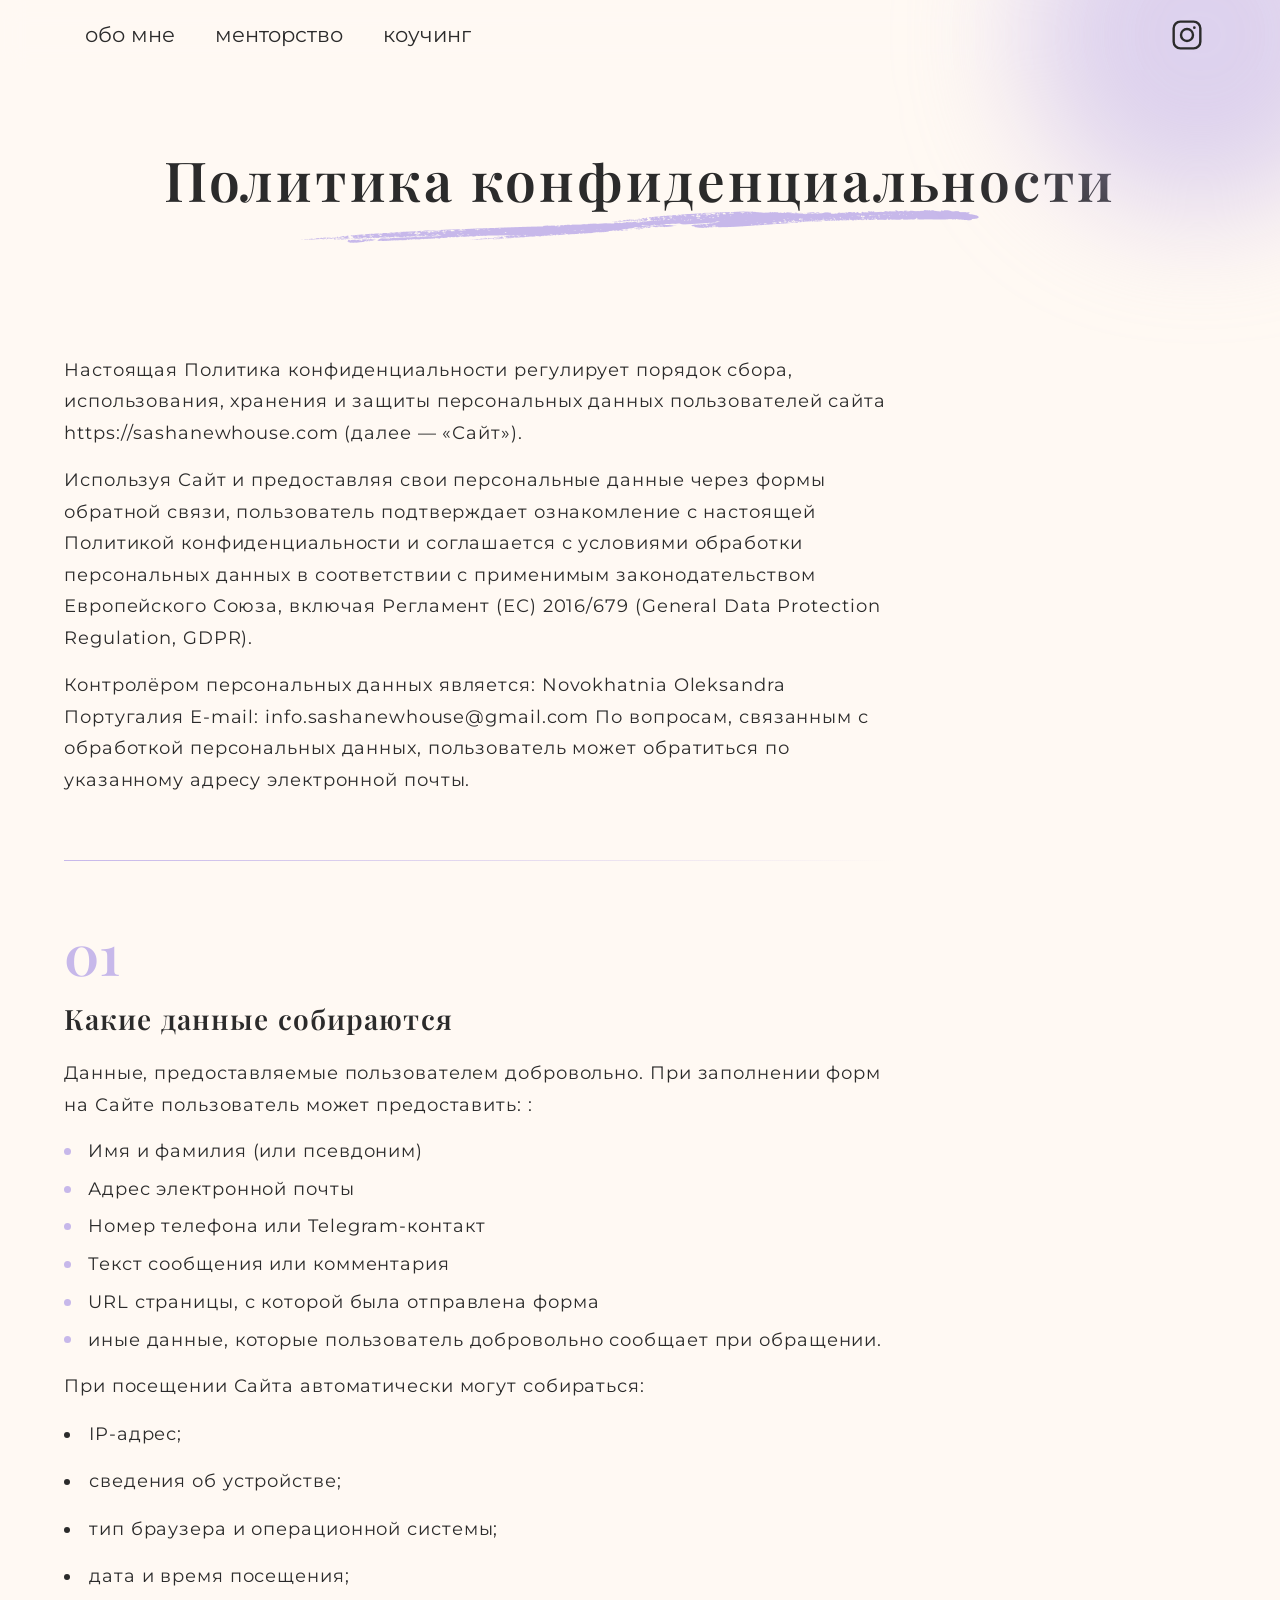
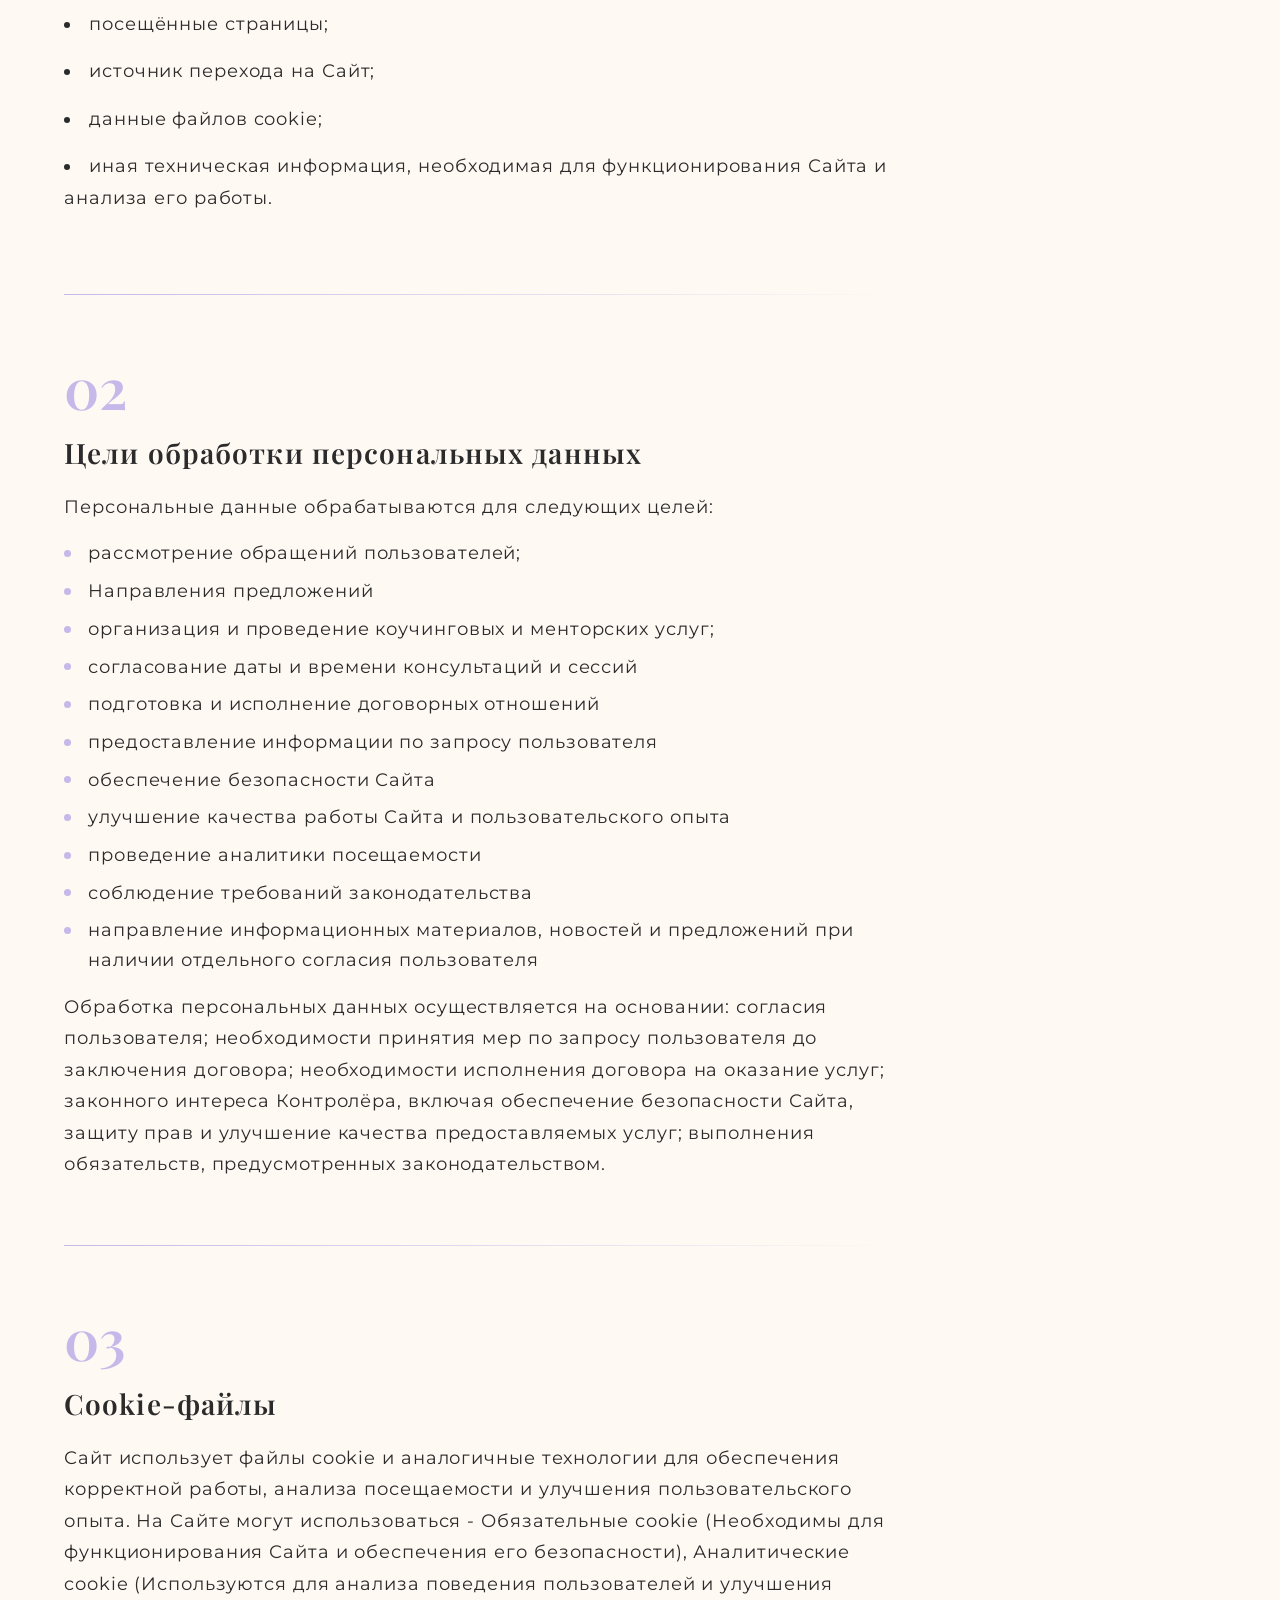
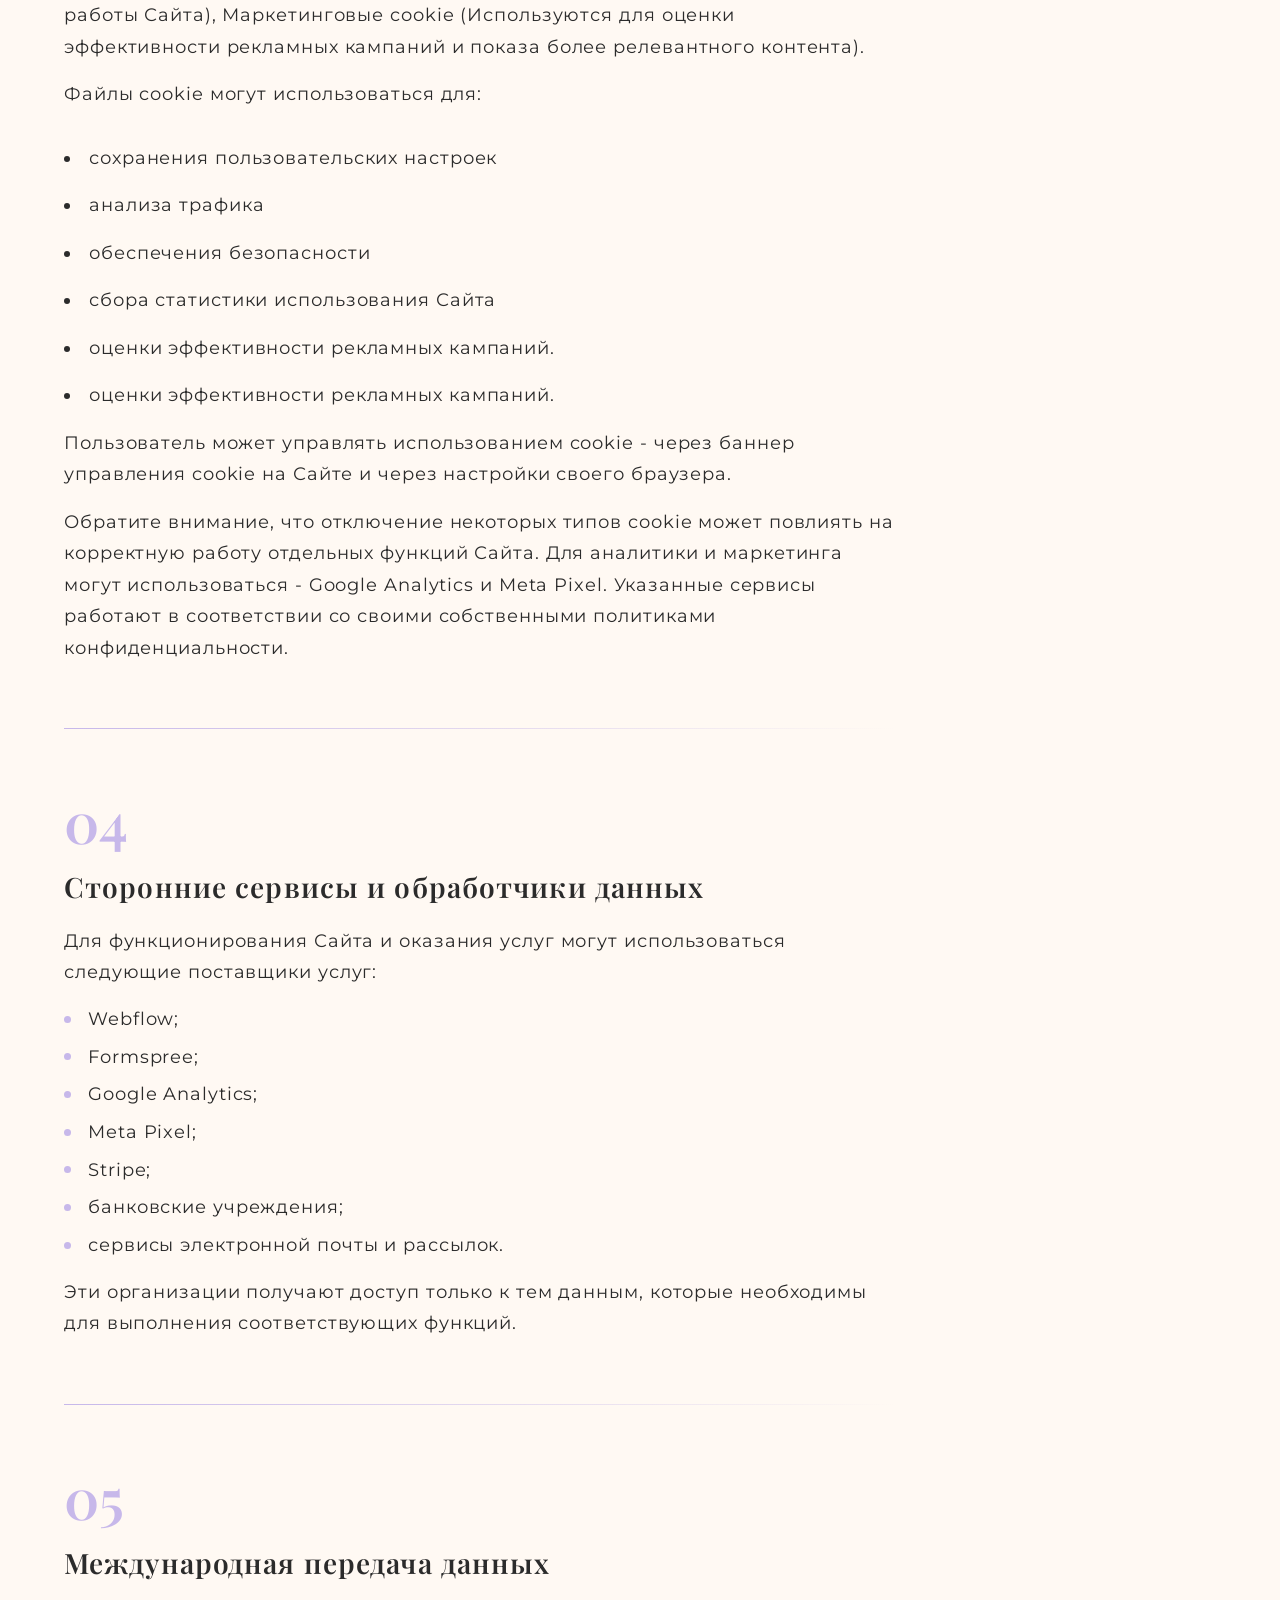
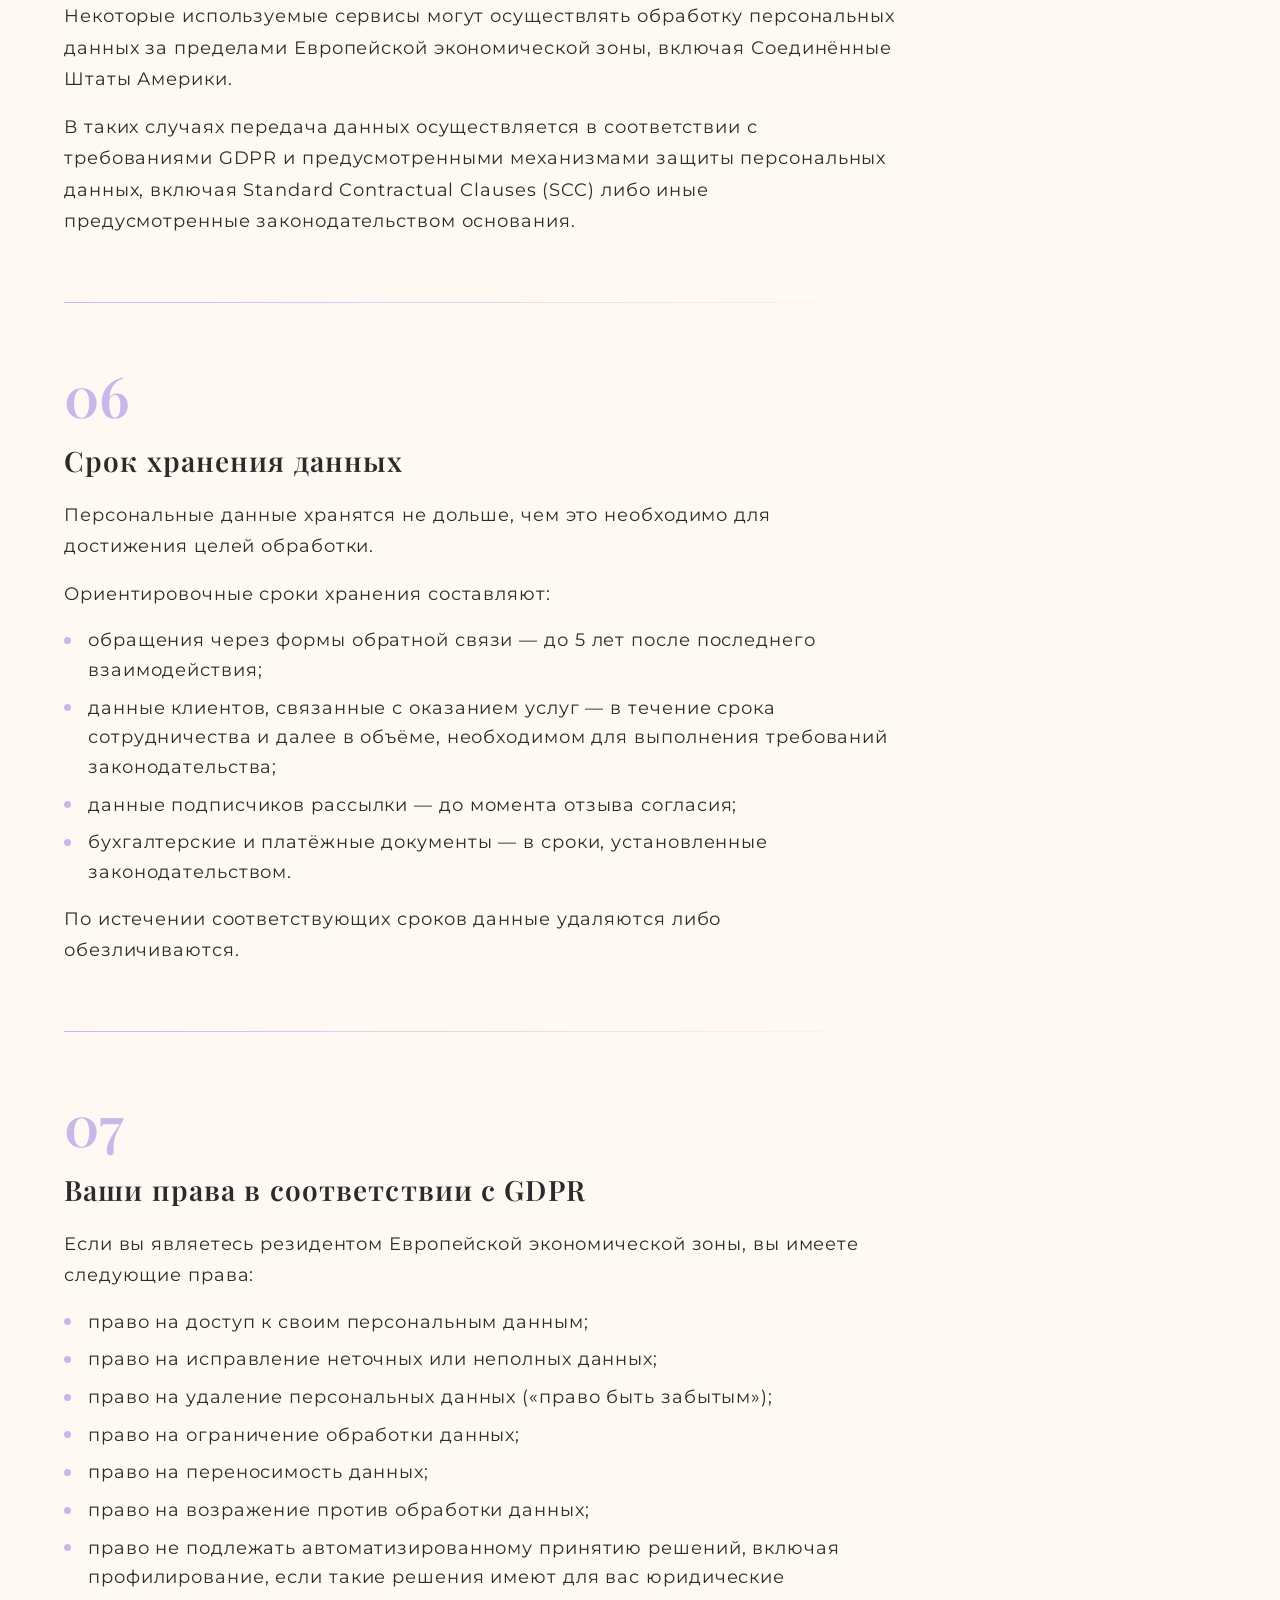
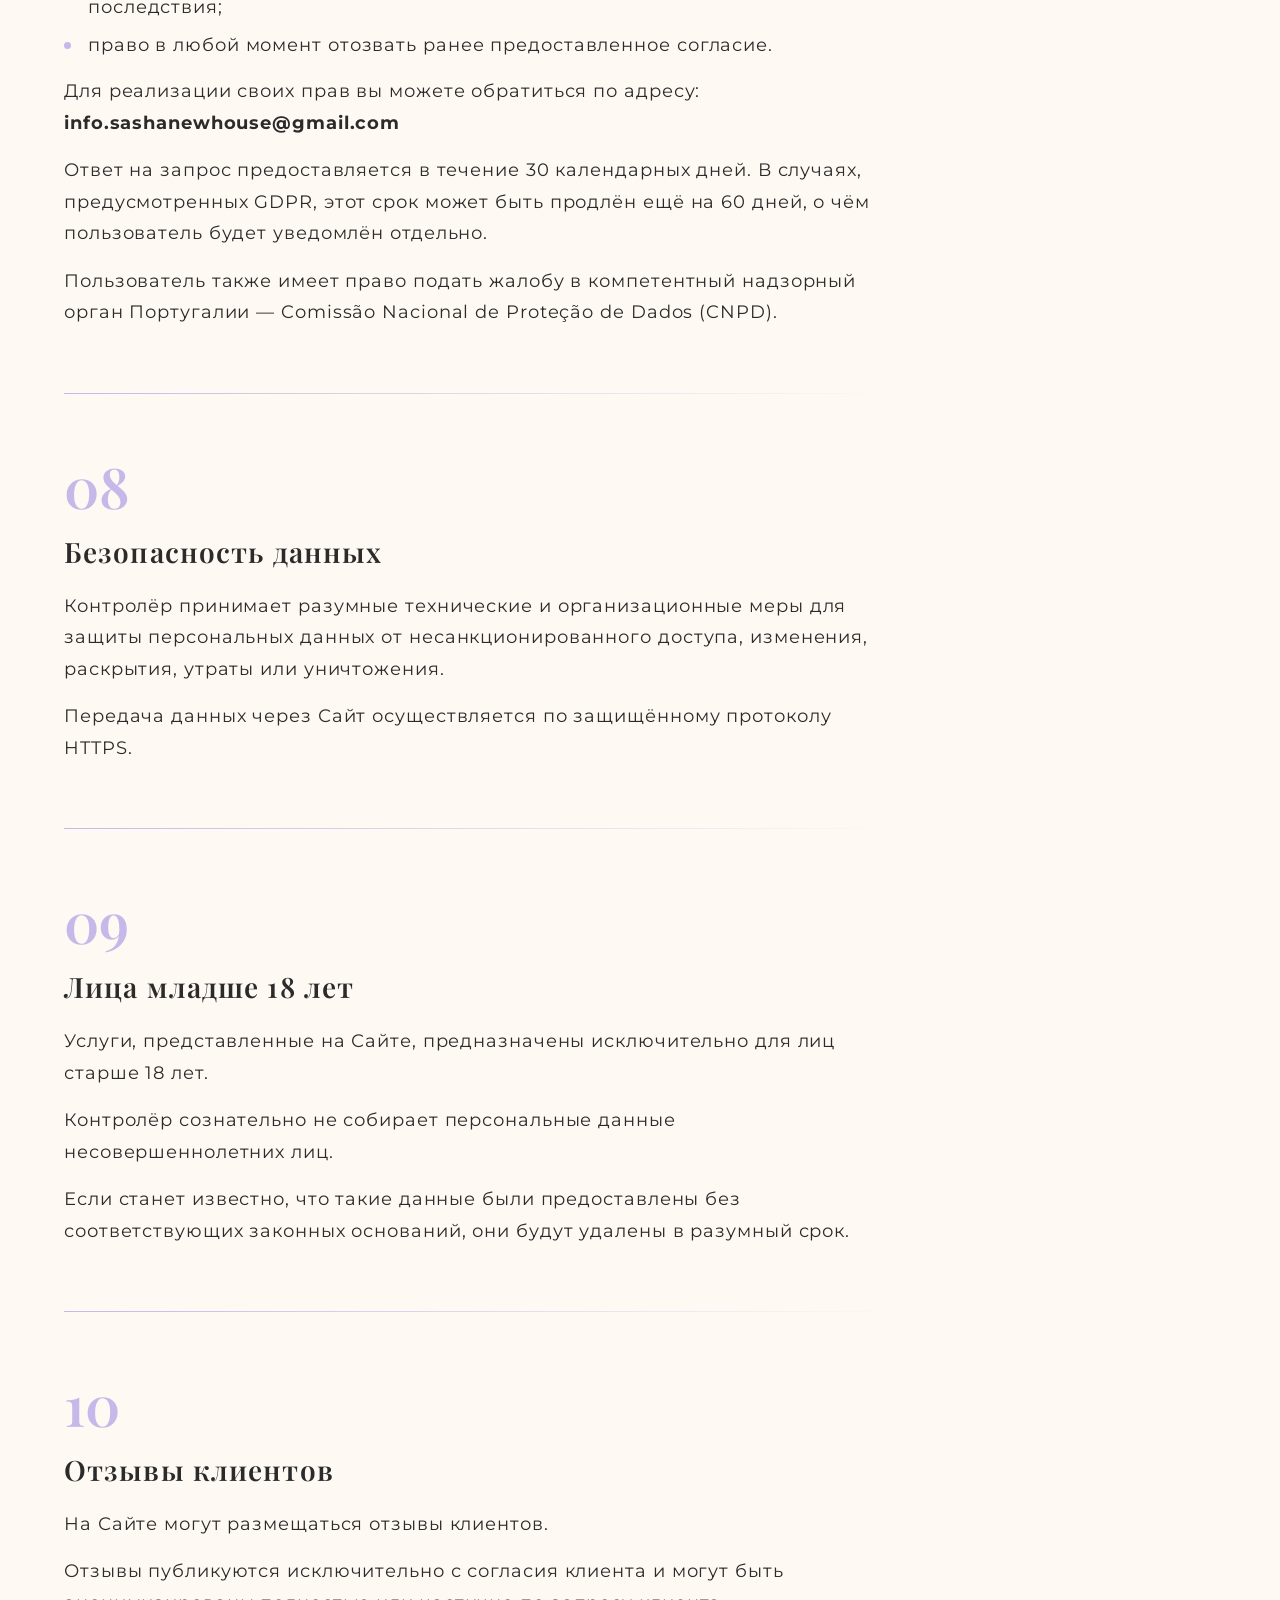
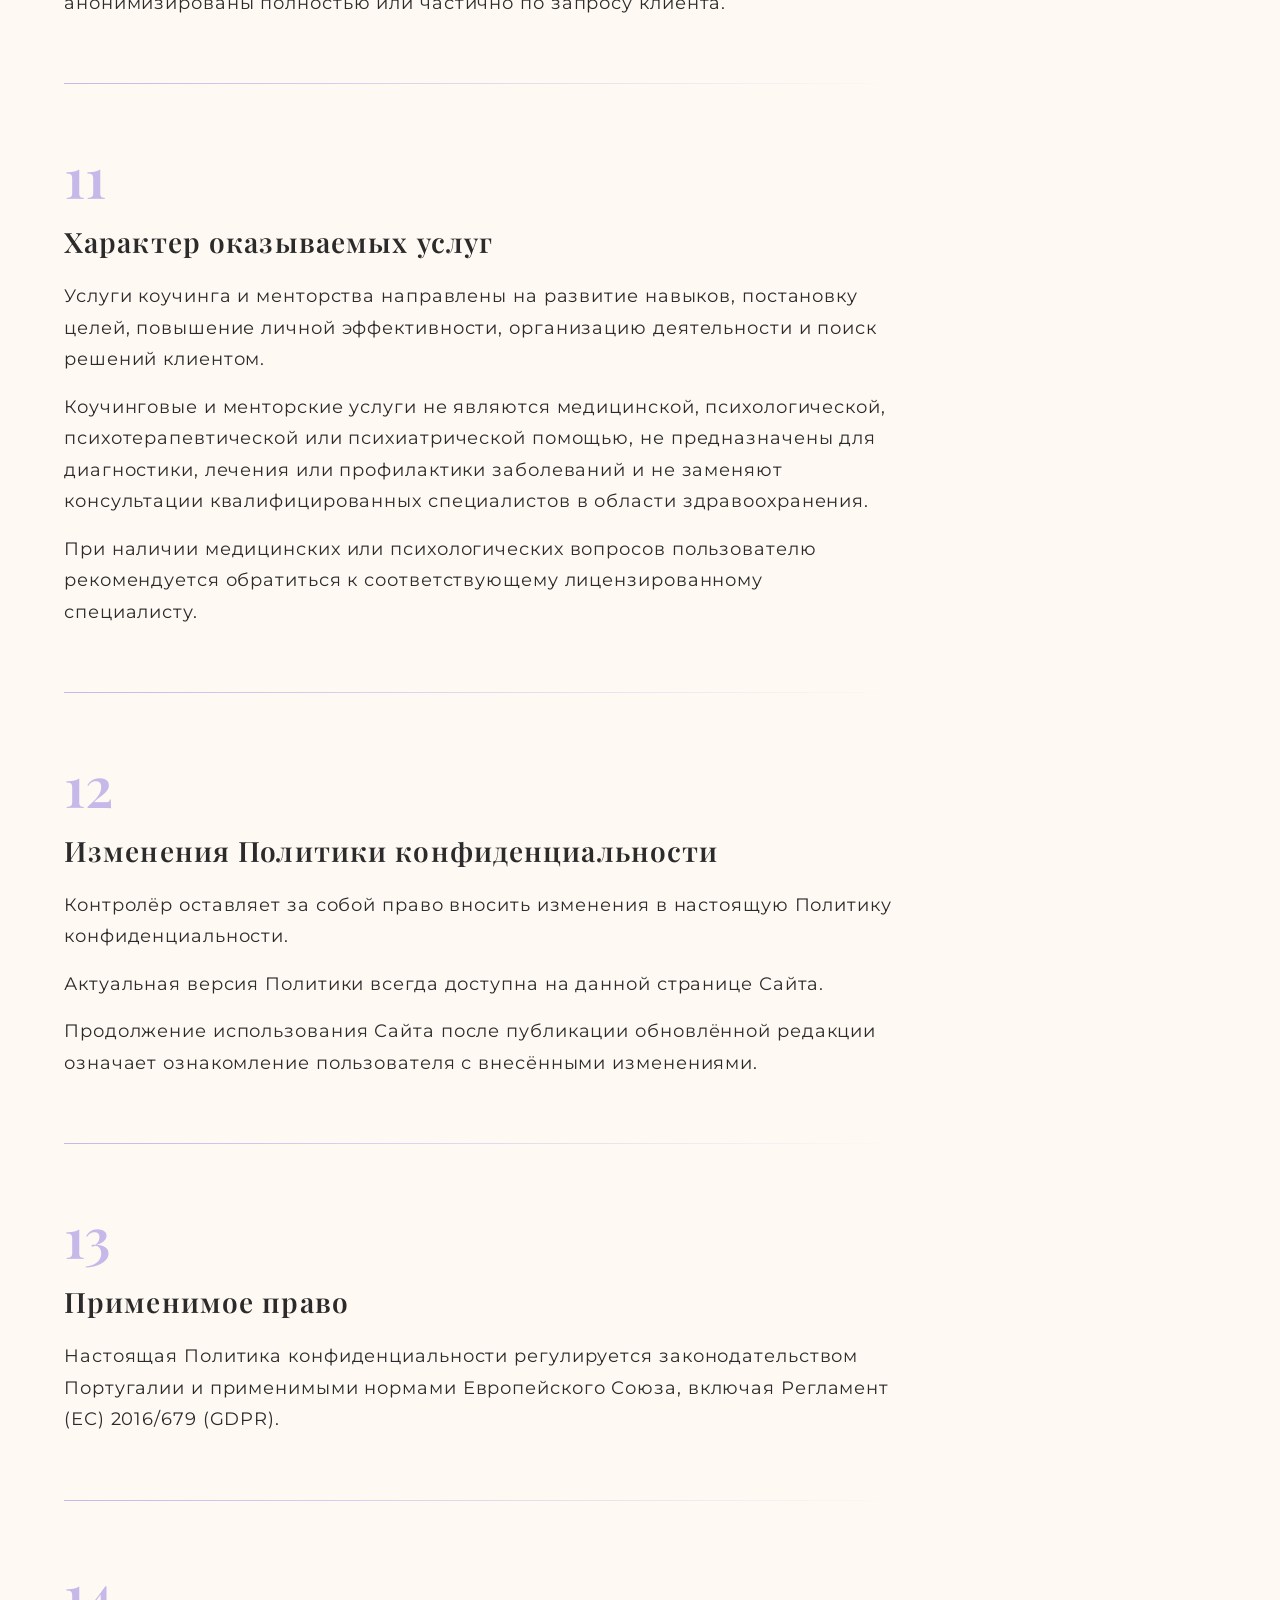
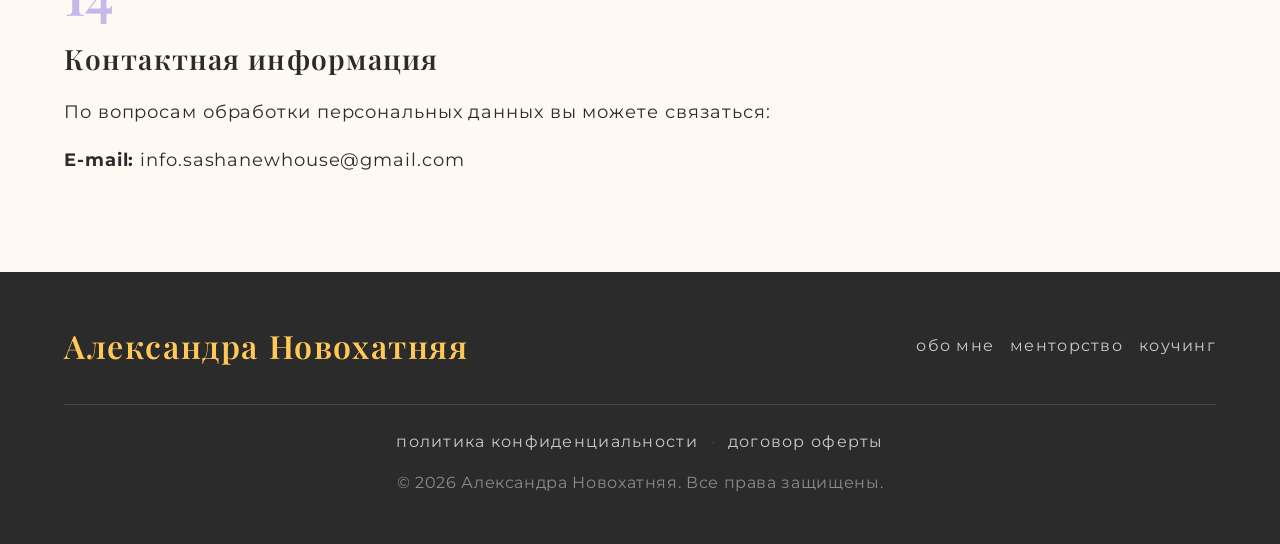
<file: privacy-policy.html>
<!DOCTYPE html>
<html lang="ru">
<head>
  <meta charset="UTF-8" />
  <meta name="viewport" content="width=device-width, initial-scale=1.0" />
  <meta name="description" content="Политика конфиденциальности — Александра Новохатняя" />
  <title>Политика конфиденциальности</title>
  <link rel="icon" type="image/png" href="assets/favicon.png" />
  <link rel="apple-touch-icon" href="favicon.png" />
  <link rel="preconnect" href="https://fonts.googleapis.com" />
  <link rel="preconnect" href="https://fonts.gstatic.com" crossorigin />
  <link href="https://fonts.googleapis.com/css2?family=Playfair+Display:wght@600&family=Montserrat:wght@400;500;600&display=swap" rel="stylesheet" />

  <style>
    /* =====================================================
       RESET & CSS CUSTOM PROPERTIES
       ===================================================== */
    *, *::before, *::after {
      box-sizing: border-box;
      margin: 0;
      padding: 0;
    }

    :root {
      --clr-bg:       #FFF9F3;
      --clr-text:     #2B2B2B;
      --clr-lavender: #C7B8EA;
      --clr-amber:    #FFC857;
      --clr-white:    #FFFFFF;
      --clr-black:    #000000;

      --blur-lavender: rgba(199, 184, 234, 0.6);
      --blur-amber:    rgba(255, 200, 87, 0.5);

      --font-heading: 'Playfair Display', Georgia, serif;
      --font-body:    'Montserrat', sans-serif;

      --text-xs:  clamp(0.875rem, 1.5vw, 1rem);
      --text-sm:  clamp(1rem, 1.8vw, 1.125rem);
      --text-md:  clamp(1rem, 2vw, 1.3125rem);
      --text-lg:  clamp(1.375rem, 3vw, 2rem);
      --text-xl:  clamp(1.625rem, 3.5vw, 2.75rem);
      --text-hero:clamp(1.75rem, 5vw, 3.4375rem);

      --sp-1:  0.5rem;
      --sp-2:  1rem;
      --sp-3:  1.5rem;
      --sp-4:  2rem;
      --sp-5:  2.5rem;
      --sp-6:  3rem;
      --sp-8:  4rem;
      --sp-10: 5rem;
      --sp-12: 6rem;

      --max-width:    1280px;
      --container-px: clamp(1rem, 5vw, 5rem);
      --header-h:     4.375rem;

      --radius-pill: 2.1875rem;
      --radius-card: 1.25rem;
    }

    html {
      scroll-behavior: smooth;
      -webkit-text-size-adjust: 100%;
    }

    body {
      background-color: var(--clr-bg);
      color: var(--clr-text);
      font-family: var(--font-body);
      font-size: 1rem;
      line-height: 1.6;
      overflow-x: hidden;
      min-height: 100vh;
      display: flex;
      flex-direction: column;
    }

    img {
      max-width: 100%;
      height: auto;
      display: block;
    }

    a {
      text-decoration: none;
      color: inherit;
    }

    ul[role="list"] { list-style: none; }

    /* =====================================================
       BUTTONS
       ===================================================== */
    .btn {
      display: inline-flex;
      align-items: center;
      justify-content: center;
      font-family: var(--font-body);
      font-size: var(--text-xs);
      font-weight: 400;
      letter-spacing: 0.08em;
      text-transform: uppercase;
      text-decoration: none;
      border: 2px solid transparent;
      border-radius: var(--radius-pill);
      padding: 0.875rem 2.25rem;
      cursor: pointer;
      transition: transform 0.2s ease, box-shadow 0.2s ease, background 0.2s ease;
      white-space: nowrap;
    }

    .btn--lavender {
      background-color: var(--clr-lavender);
      border-color: var(--clr-lavender);
      color: var(--clr-text);
    }

    .btn--lavender:hover,
    .btn--lavender:focus-visible {
      background-color: #b0a0d8;
      border-color: #b0a0d8;
      transform: translateY(-2px);
      box-shadow: 0 6px 20px rgba(199, 184, 234, 0.45);
    }

    .btn--amber {
      background-color: var(--clr-amber);
      border-color: var(--clr-amber);
      color: var(--clr-text);
    }

    .btn--amber:hover,
    .btn--amber:focus-visible {
      background-color: #e8a800;
      border-color: #e8a800;
      transform: translateY(-2px);
      box-shadow: 0 6px 20px rgba(255, 200, 87, 0.4);
    }

    .btn:focus-visible {
      outline: 3px solid var(--clr-amber);
      outline-offset: 3px;
    }

    /* =====================================================
       HEADER
       ===================================================== */
    .header {
      position: fixed;
      top: 0;
      left: 0;
      right: 0;
      z-index: 100;
      display: flex;
      align-items: center;
      justify-content: space-between;
      height: var(--header-h);
      padding-inline: clamp(1.5rem, 5.86vw, 4.6875rem);
      background: rgba(255, 249, 243, 0.92);
      backdrop-filter: blur(12px);
      -webkit-backdrop-filter: blur(12px);
    }

    .header__nav-list {
      display: flex;
      align-items: center;
      gap: 1.25rem;
      list-style: none;
    }

    .header__nav-list li {
      display: flex;
      justify-content: center;
      align-items: center;
      padding: 0.625rem;
    }

    .header__nav-link {
      font-family: var(--font-body);
      font-size: var(--text-md);
      font-weight: 400;
      line-height: 1.0869;
      color: var(--clr-text);
      text-decoration: none;
      white-space: nowrap;
      transition: color 0.2s;
    }

    .header__nav-link:hover,
    .header__nav-link:focus-visible { color: #9b7fd4; }

    .header__insta {
      display: flex;
      align-items: center;
      justify-content: center;
      width: 2.3125rem;
      height: 2.3125rem;
      color: var(--clr-text);
      transition: opacity 0.2s;
      flex-shrink: 0;
    }

    .header__insta:hover,
    .header__insta:focus-visible { opacity: 0.6; }

    .header__right {
      display: flex;
      align-items: center;
      gap: 0.75rem;
      flex-shrink: 0;
    }

    /* Burger */
    .burger {
      display: none;
      flex-direction: column;
      justify-content: center;
      align-items: center;
      gap: 5px;
      width: 2.5rem;
      height: 2.5rem;
      background: none;
      border: none;
      cursor: pointer;
      z-index: 110;
    }

    .burger__line {
      display: block;
      width: 1.5rem;
      height: 2px;
      background: var(--clr-text);
      border-radius: 2px;
      transition: transform 0.3s ease, opacity 0.3s ease;
    }

    /* Mobile nav */
    .mobile-nav {
      display: none;
      position: fixed;
      top: var(--header-h);
      left: 0;
      right: 0;
      background: var(--clr-bg);
      border-bottom: 1px solid rgba(0,0,0,0.08);
      z-index: 150;
      padding: var(--sp-3) var(--container-px) var(--sp-4);
      flex-direction: column;
      gap: var(--sp-1);
      box-shadow: 0 8px 24px rgba(0,0,0,0.08);
    }

    .mobile-nav--open { display: flex; }

    .mobile-nav__link {
      font-family: var(--font-body);
      font-size: var(--text-md);
      font-weight: 400;
      color: var(--clr-text);
      text-decoration: none;
      padding: 0.625rem 0;
      border-bottom: 1px solid rgba(0,0,0,0.06);
      transition: color 0.2s;
    }

    .mobile-nav__link:last-child { border-bottom: none; }

    .mobile-nav__link:hover,
    .mobile-nav__link:focus-visible { color: #9b7fd4; }

    /* =====================================================
       HERO / PAGE HEADER
       ===================================================== */
    .legal-hero {
      padding: calc(var(--header-h) + var(--sp-10)) var(--container-px) var(--sp-8);
      position: relative;
      overflow: hidden;
      text-align: center;
    }

    .legal-hero__blur {
      position: absolute;
      border-radius: 50%;
      filter: blur(60px);
      pointer-events: none;
      z-index: 0;
    }

    .legal-hero__blur--lavender {
      width: 22rem;
      height: 22rem;
      background: var(--blur-lavender);
      right: -6rem;
      z-index: -1;
    }

    .legal-hero__blur--amber {
      width: 18rem;
      height: 18rem;
      background: var(--blur-amber);
      bottom: -4rem;
      left: -4rem;
    }

    .legal-hero__inner {
      position: relative;
      z-index: 1;
 
    }

    .hero__title-vector{
      display: flex;
    align-items: center;
    flex-direction: column;
    }

    .legal-hero__label {
      display: inline-block;
      font-family: var(--font-body);
      font-size: var(--text-xs);
      font-weight: 500;
      letter-spacing: 0.15em;
      text-transform: uppercase;
      color: var(--clr-lavender);
      margin-bottom: var(--sp-2);
    }

    .legal-hero__title {
      font-family: var(--font-heading);
      font-size: var(--text-hero);
      font-weight: 600;
      line-height: 1.0869;
      letter-spacing: 0.05em;
      color: var(--clr-text);
      position: relative;
      display: inline-block;
      text-align: center;
    }


    .legal-hero__meta {
      font-family: var(--font-body);
      font-size: var(--text-xs);
      color: #999;
      letter-spacing: 0.06em;
      margin-top: var(--sp-3);
    }

    /* =====================================================
       CONTENT
       ===================================================== */
    .legal-content {
      flex: 1;
      max-width: var(--max-width);
      margin-inline: auto;
      width: 100%;
      padding: var(--sp-6) var(--container-px) var(--sp-12);
    }

    .legal-content__inner {
      max-width: 52rem;
      display: flex;
      flex-direction: column;
      gap: var(--sp-8);
    }

    /* Divider */
    .legal-divider {
      border: none;
      height: 1px;
      background: linear-gradient(to right, var(--clr-lavender), transparent);
    }

    /* Single section */
    .legal-section {
      display: flex;
      flex-direction: column;
      gap: var(--sp-2);
    }

    .legal-section__num {
      font-family: var(--font-heading);
      font-size: clamp(2.5rem, 5vw, 3.5rem);
      font-weight: 600;
      line-height: 1;
      color: var(--clr-lavender);
    }

    .legal-section__title {
      font-family: var(--font-heading);
      font-size: clamp(1.25rem, 2.5vw, 1.75rem);
      font-weight: 600;
      letter-spacing: 0.04em;
      color: var(--clr-text);
    }

    .legal-section__body {
      font-family: var(--font-body);
      font-size: var(--text-sm);
      font-weight: 400;
      line-height: 1.75;
      letter-spacing: 0.05em;
      color: var(--clr-text);
      display: flex;
      flex-direction: column;
      gap: var(--sp-2);
    }

    .legal-section__list {
      list-style: none;
      display: flex;
      flex-direction: column;
      gap: var(--sp-1);
      padding: 0;
    }

    .legal-section__list li {
      padding-left: 1.5rem;
      position: relative;
      font-size: var(--text-sm);
      line-height: 1.65;
      letter-spacing: 0.05em;
    }

    .legal-section__list li::before {
      content: '';
      position: absolute;
      left: 0;
      top: 0.6em;
      width: 7px;
      height: 7px;
      border-radius: 50%;
      background: var(--clr-lavender);
    }

    /* =====================================================
       CTA CARD — reuses help__card pattern
       ===================================================== */
    .legal-cta {
      background: var(--clr-amber);
      border-radius: var(--radius-card);
      padding: var(--sp-6) var(--sp-5);
      display: flex;
      flex-direction: column;
      align-items: flex-start;
      gap: var(--sp-3);
      position: relative;
      overflow: hidden;
    }

    .legal-cta__blur {
      position: absolute;
      width: 14rem;
      height: 14rem;
      border-radius: 50%;
      background: rgba(199, 184, 234, 0.45);
      filter: blur(40px);
      pointer-events: none;
      bottom: -4rem;
      right: -3rem;
      z-index: 0;
    }

    .legal-cta__title {
      font-family: var(--font-heading);
      font-size: clamp(1.375rem, 2.5vw, 2rem);
      font-weight: 600;
      letter-spacing: 0.04em;
      color: var(--clr-text);
      position: relative;
      z-index: 1;
    }

    .legal-cta__sub {
      font-family: var(--font-body);
      font-size: var(--text-sm);
      letter-spacing: 0.06em;
      line-height: 1.5;
      color: var(--clr-text);
      position: relative;
      z-index: 1;
    }

    .legal-cta .btn {
      position: relative;
      z-index: 1;
    }

    /* =====================================================
       FOOTER
       ===================================================== */
    .footer {
      background: var(--clr-text);
      color: var(--clr-white);
      padding: var(--sp-6) var(--container-px);
    }

    .footer__top {
      display: flex;
      flex-direction: column;
      align-items: center;
      gap: var(--sp-3);
      text-align: center;
      padding-bottom: var(--sp-4);
      border-bottom: 1px solid rgba(255,255,255,0.12);
    }

    .footer__name {
      font-family: var(--font-heading);
      font-size: var(--text-lg);
      font-weight: 600;
      letter-spacing: 0.05em;
      color: var(--clr-amber);
    }

    .footer__nav {
      display: flex;
      flex-wrap: wrap;
      gap: var(--sp-2);
      justify-content: center;
      list-style: none;
    }

    .footer__nav-link {
      font-family: var(--font-body);
      font-size: var(--text-xs);
      font-weight: 400;
      letter-spacing: 0.08em;
      text-decoration: none;
      color: var(--clr-white);
      opacity: 0.75;
      transition: opacity 0.2s;
    }

    .footer__nav-link:hover,
    .footer__nav-link:focus-visible { opacity: 1; }

    .footer__bottom {
      padding-top: var(--sp-3);
      text-align: center;
      font-family: var(--font-body);
      font-size: var(--text-xs);
      color: rgba(255,255,255,0.45);
      letter-spacing: 0.04em;
      display: flex;
      flex-direction: column;
      align-items: center;
      gap: 1rem;
    }

    /* =====================================================
       RESPONSIVE
       ===================================================== */
    @media (max-width: 1023px) {
      .header__nav { display: none; }
      .burger { display: flex; }

      .legal-hero__blur--lavender {
        width: 12rem;
        height: 12rem;
      }
      .legal-hero__blur--amber {
        width: 10rem;
        height: 10rem;
      }
    }

    @media (min-width: 768px) {
      .footer__top {
        flex-direction: row;
        justify-content: space-between;
        align-items: center;
        text-align: left;
      }
      .footer__nav { justify-content: flex-end; }
    }

    @media (min-width: 1280px) {
      .header { padding-inline: 4.6875rem; }
    }
  </style>
</head>
<body>

  <!-- HEADER -->
  <header class="header" role="banner">
    <button class="burger" id="burger-btn" aria-label="Відкрити меню" aria-expanded="false" aria-controls="mobile-nav">
      <span class="burger__line"></span>
      <span class="burger__line"></span>
      <span class="burger__line"></span>
    </button>

    <nav class="header__nav" aria-label="Основна навігація">
      <ul class="header__nav-list" role="list">
        <li><a href="/" class="header__nav-link">обо мне</a></li>
        <li><a href="mentor/" class="header__nav-link">менторство</a></li>
        <li><a href="coaching/" class="header__nav-link">коучинг</a></li>
      </ul>
    </nav>

    <div class="header__right">
      <a href="https://www.instagram.com/sasha_newhouse" target="_blank" rel="noopener noreferrer"
         class="header__insta" aria-label="Перейти до Instagram">
        <svg width="32" height="32" viewBox="0 0 24 24" fill="none" xmlns="http://www.w3.org/2000/svg" aria-hidden="true" focusable="false">
          <rect x="2" y="2" width="20" height="20" rx="5" stroke="currentColor" stroke-width="1.8"/>
          <circle cx="12" cy="12" r="4.5" stroke="currentColor" stroke-width="1.8"/>
          <circle cx="17.5" cy="6.5" r="1" fill="currentColor"/>
        </svg>
      </a>
      <div class="legal-hero__blur legal-hero__blur--lavender" aria-hidden="true"></div>
    </div>
  </header>

  <!-- Mobile nav -->
  <nav class="mobile-nav" id="mobile-nav" aria-label="Мобільна навігація">
    <a href="/" class="mobile-nav__link">обо мне</a>
    <a href="mentor/" class="mobile-nav__link">менторство</a>
    <a href="coaching/" class="mobile-nav__link">коучинг</a>
  </nav>

  <main id="main-content">

    <!-- PAGE HERO -->
    <section class="legal-hero" aria-labelledby="privacy-title">

      <div class="legal-hero__inner">
        <h1 class="legal-hero__title" id="privacy-title">
          <span class="hero__title-vector">Политика конфиденциальности
          <img src="assets/vector_15__1_.png" alt="" class="" aria-hidden="true" />
          </span>
        </h1>
      </div>
    </section>

    <!-- CONTENT -->
    <section class="legal-content" aria-label="Текст политики конфиденциальности">
      <div class="legal-content__inner">

        <!-- Вступ -->
        <div class="legal-section">
          <div class="legal-section__body">
            <p>Настоящая Политика конфиденциальности регулирует порядок сбора, использования, хранения и защиты персональных данных пользователей сайта https://sashanewhouse.com (далее — «Сайт»).</p>
            <p>Используя Сайт и предоставляя свои персональные данные через формы обратной связи, пользователь подтверждает ознакомление с настоящей Политикой конфиденциальности и соглашается с условиями обработки персональных данных в соответствии с применимым законодательством Европейского Союза, включая Регламент (ЕС) 2016/679 (General Data Protection Regulation, GDPR).</p>
            <p>Контролёром персональных данных является:
              Novokhatnia Oleksandra
              Португалия
              E-mail: info.sashanewhouse@gmail.com
              По вопросам, связанным с обработкой персональных данных, пользователь может обратиться по указанному адресу электронной почты.
               </p>
          </div>
        </div>

        <hr class="legal-divider" />

        <!-- 01 -->
        <div class="legal-section">
          <span class="legal-section__num">01</span>
          <h2 class="legal-section__title">Какие данные собираются</h2>
          <div class="legal-section__body">
            <p>Данные, предоставляемые пользователем добровольно. При заполнении форм на Сайте пользователь может предоставить:
              :</p>
            <ul class="legal-section__list">
              <li>Имя и фамилия (или псевдоним)</li>
              <li>Адрес электронной почты</li>
              <li>Номер телефона или Telegram-контакт</li>
              <li>Текст сообщения или комментария</li>
              <li>URL страницы, с которой была отправлена форма</li>
              <li>иные данные, которые пользователь добровольно сообщает при обращении.</li>
            </ul>
            <p>При посещении Сайта автоматически могут собираться:
              <li>IP-адрес;</li>
              <li>сведения об устройстве;</li>
              <li>тип браузера и операционной системы;</li>
              <li>дата и время посещения;</li>
              <li>посещённые страницы;</li>
              <li>источник перехода на Сайт;</li>
              <li>данные файлов cookie;</li>
              <li>иная техническая информация, необходимая для функционирования Сайта и анализа его работы.</li>
              </p>
          </div>
        </div>

        <hr class="legal-divider" />

        <!-- 02 -->
        <div class="legal-section">
          <span class="legal-section__num">02</span>
          <h2 class="legal-section__title">Цели обработки персональных данных</h2>
          <div class="legal-section__body">
            <p>Персональные данные обрабатываются для следующих целей:</p>
            <ul class="legal-section__list">
              <li>рассмотрение обращений пользователей;</li>
              <li>Направления предложений</li>
              <li>организация и проведение коучинговых и менторских услуг;</li>
              <li>согласование даты и времени консультаций и сессий</li>
              <li>подготовка и исполнение договорных отношений</li>
              <li>предоставление информации по запросу пользователя</li>
              <li>обеспечение безопасности Сайта</li>
              <li>улучшение качества работы Сайта и пользовательского опыта</li>
              <li>проведение аналитики посещаемости</li>
              <li>соблюдение требований законодательства</li>
              <li>направление информационных материалов, новостей и предложений при наличии отдельного согласия пользователя</li>
            </ul>
            <p>Обработка персональных данных осуществляется на основании:
              согласия пользователя;
              необходимости принятия мер по запросу пользователя до заключения договора;
              необходимости исполнения договора на оказание услуг;
              законного интереса Контролёра, включая обеспечение безопасности Сайта, защиту прав и улучшение качества предоставляемых услуг;
              выполнения обязательств, предусмотренных законодательством.
              </p>
          </div>
        </div>

        <hr class="legal-divider" />

        <!-- 04 -->
        <div class="legal-section">
          <span class="legal-section__num">03</span>
          <h2 class="legal-section__title">Cookie-файлы</h2>
          <div class="legal-section__body">
            <p>Сайт использует файлы cookie и аналогичные технологии для обеспечения корректной работы, анализа посещаемости и улучшения пользовательского опыта.
              На Сайте могут использоваться - Обязательные cookie (Необходимы для функционирования Сайта и обеспечения его безопасности), Аналитические cookie
              (Используются для анализа поведения пользователей и улучшения работы Сайта),
              Маркетинговые cookie (Используются для оценки эффективности рекламных кампаний и показа более релевантного контента).
              </p>
            <p>Файлы cookie могут использоваться для:</p>
              <ul class="legal-section__list"></ul>
              <li>сохранения пользовательских настроек</li>
              <li>анализа трафика</li>
              <li>обеспечения безопасности</li>
              <li>сбора статистики использования Сайта</li>
              <li>оценки эффективности рекламных кампаний.</li>
              <li>оценки эффективности рекламных кампаний.</li>
            </ul>
            <p> Пользователь может управлять использованием cookie - через баннер управления cookie на Сайте и через настройки своего браузера.</p>
            <p>Обратите внимание, что отключение некоторых типов cookie может повлиять на корректную работу отдельных функций Сайта.
              Для аналитики и маркетинга могут использоваться - Google Analytics и Meta Pixel.
              Указанные сервисы работают в соответствии со своими собственными политиками конфиденциальности.
              </p>

          </div>
        </div>

        <hr class="legal-divider" />

        <!-- 05 -->

        <!-- 07 -->
        <div class="legal-section">
          <span class="legal-section__num">04</span>
          <h2 class="legal-section__title">Сторонние сервисы и обработчики данных</h2>
        
          <div class="legal-section__body">
            <p>
              Для функционирования Сайта и оказания услуг могут использоваться следующие поставщики услуг:
            </p>
        
            <ul class="legal-section__list">
              <li>Webflow;</li>
              <li>Formspree;</li>
              <li>Google Analytics;</li>
              <li>Meta Pixel;</li>
              <li>Stripe;</li>
              <li>банковские учреждения;</li>
              <li>сервисы электронной почты и рассылок.</li>
            </ul>
        
            <p>
              Эти организации получают доступ только к тем данным, которые необходимы
              для выполнения соответствующих функций.
            </p>
          </div>
        </div>
        
        <hr class="legal-divider" />
        
        <!-- 08 -->
        <div class="legal-section">
          <span class="legal-section__num">05</span>
          <h2 class="legal-section__title">Международная передача данных</h2>
        
          <div class="legal-section__body">
            <p>
              Некоторые используемые сервисы могут осуществлять обработку персональных
              данных за пределами Европейской экономической зоны, включая Соединённые
              Штаты Америки.
            </p>
        
            <p>
              В таких случаях передача данных осуществляется в соответствии с
              требованиями GDPR и предусмотренными механизмами защиты персональных
              данных, включая Standard Contractual Clauses (SCC) либо иные
              предусмотренные законодательством основания.
            </p>
          </div>
        </div>
        
        <hr class="legal-divider" />
        
        <!-- 09 -->
        <div class="legal-section">
          <span class="legal-section__num">06</span>
          <h2 class="legal-section__title">Срок хранения данных</h2>
        
          <div class="legal-section__body">
            <p>
              Персональные данные хранятся не дольше, чем это необходимо для достижения
              целей обработки.
            </p>
        
            <p>Ориентировочные сроки хранения составляют:</p>
        
            <ul class="legal-section__list">
              <li>
                обращения через формы обратной связи — до 5 лет после последнего
                взаимодействия;
              </li>
              <li>
                данные клиентов, связанные с оказанием услуг — в течение срока
                сотрудничества и далее в объёме, необходимом для выполнения требований
                законодательства;
              </li>
              <li>
                данные подписчиков рассылки — до момента отзыва согласия;
              </li>
              <li>
                бухгалтерские и платёжные документы — в сроки, установленные
                законодательством.
              </li>
            </ul>
        
            <p>
              По истечении соответствующих сроков данные удаляются либо обезличиваются.
            </p>
          </div>
        </div>
        
        <hr class="legal-divider" />
        
        <!-- 10 -->
        <div class="legal-section">
          <span class="legal-section__num">07</span>
          <h2 class="legal-section__title">Ваши права в соответствии с GDPR</h2>
        
          <div class="legal-section__body">
            <p>
              Если вы являетесь резидентом Европейской экономической зоны, вы имеете
              следующие права:
            </p>
        
            <ul class="legal-section__list">
              <li>право на доступ к своим персональным данным;</li>
              <li>право на исправление неточных или неполных данных;</li>
              <li>право на удаление персональных данных («право быть забытым»);</li>
              <li>право на ограничение обработки данных;</li>
              <li>право на переносимость данных;</li>
              <li>право на возражение против обработки данных;</li>
              <li>
                право не подлежать автоматизированному принятию решений, включая
                профилирование, если такие решения имеют для вас юридические последствия;
              </li>
              <li>
                право в любой момент отозвать ранее предоставленное согласие.
              </li>
            </ul>
        
            <p>
              Для реализации своих прав вы можете обратиться по адресу:
              <strong>info.sashanewhouse@gmail.com</strong>
            </p>
        
            <p>
              Ответ на запрос предоставляется в течение 30 календарных дней. В случаях,
              предусмотренных GDPR, этот срок может быть продлён ещё на 60 дней, о чём
              пользователь будет уведомлён отдельно.
            </p>
        
            <p>
              Пользователь также имеет право подать жалобу в компетентный надзорный
              орган Португалии — Comissão Nacional de Proteção de Dados (CNPD).
            </p>
          </div>
        </div>
        
        <hr class="legal-divider" />
        
        <!-- 11 -->
        <div class="legal-section">
          <span class="legal-section__num">08</span>
          <h2 class="legal-section__title">Безопасность данных</h2>
        
          <div class="legal-section__body">
            <p>
              Контролёр принимает разумные технические и организационные меры для защиты
              персональных данных от несанкционированного доступа, изменения,
              раскрытия, утраты или уничтожения.
            </p>
        
            <p>
              Передача данных через Сайт осуществляется по защищённому протоколу HTTPS.
            </p>
          </div>
        </div>
        
        <hr class="legal-divider" />
        
        <!-- 12 -->
        <div class="legal-section">
          <span class="legal-section__num">09</span>
          <h2 class="legal-section__title">Лица младше 18 лет</h2>
        
          <div class="legal-section__body">
            <p>
              Услуги, представленные на Сайте, предназначены исключительно для лиц
              старше 18 лет.
            </p>
        
            <p>
              Контролёр сознательно не собирает персональные данные несовершеннолетних
              лиц.
            </p>
        
            <p>
              Если станет известно, что такие данные были предоставлены без
              соответствующих законных оснований, они будут удалены в разумный срок.
            </p>
          </div>
        </div>
        
        <hr class="legal-divider" />
        
        <!-- 13 -->
        <div class="legal-section">
          <span class="legal-section__num">10</span>
          <h2 class="legal-section__title">Отзывы клиентов</h2>
        
          <div class="legal-section__body">
            <p>
              На Сайте могут размещаться отзывы клиентов.
            </p>
        
            <p>
              Отзывы публикуются исключительно с согласия клиента и могут быть
              анонимизированы полностью или частично по запросу клиента.
            </p>
          </div>
        </div>
        
        <hr class="legal-divider" />
        
        <!-- 14 -->
        <div class="legal-section">
          <span class="legal-section__num">11</span>
          <h2 class="legal-section__title">Характер оказываемых услуг</h2>
        
          <div class="legal-section__body">
            <p>
              Услуги коучинга и менторства направлены на развитие навыков, постановку
              целей, повышение личной эффективности, организацию деятельности и поиск
              решений клиентом.
            </p>
        
            <p>
              Коучинговые и менторские услуги не являются медицинской,
              психологической, психотерапевтической или психиатрической помощью, не
              предназначены для диагностики, лечения или профилактики заболеваний и не
              заменяют консультации квалифицированных специалистов в области
              здравоохранения.
            </p>
        
            <p>
              При наличии медицинских или психологических вопросов пользователю
              рекомендуется обратиться к соответствующему лицензированному специалисту.
            </p>
          </div>
        </div>
        
        <hr class="legal-divider" />
        
        <!-- 15 -->
        <div class="legal-section">
          <span class="legal-section__num">12</span>
          <h2 class="legal-section__title">Изменения Политики конфиденциальности</h2>
        
          <div class="legal-section__body">
            <p>
              Контролёр оставляет за собой право вносить изменения в настоящую Политику
              конфиденциальности.
            </p>
        
            <p>
              Актуальная версия Политики всегда доступна на данной странице Сайта.
            </p>
        
            <p>
              Продолжение использования Сайта после публикации обновлённой редакции
              означает ознакомление пользователя с внесёнными изменениями.
            </p>
          </div>
        </div>
        
        <hr class="legal-divider" />
        
        <!-- 16 -->
        <div class="legal-section">
          <span class="legal-section__num">13</span>
          <h2 class="legal-section__title">Применимое право</h2>
        
          <div class="legal-section__body">
            <p>
              Настоящая Политика конфиденциальности регулируется законодательством
              Португалии и применимыми нормами Европейского Союза, включая Регламент
              (ЕС) 2016/679 (GDPR).
            </p>
          </div>
        </div>
        
        <hr class="legal-divider" />
        
        <!-- 17 -->
        <div class="legal-section">
          <span class="legal-section__num">14</span>
          <h2 class="legal-section__title">Контактная информация</h2>
        
          <div class="legal-section__body">
            <p>
              По вопросам обработки персональных данных вы можете связаться:
            </p>
        
            <p>
              <strong>E-mail:</strong> info.sashanewhouse@gmail.com
            </p>
          </div>
        </div>


        <!-- CTA 
        <div class="legal-cta" role="complementary">
          <div class="legal-cta__blur" aria-hidden="true"></div>
          <p class="legal-cta__title">Остались вопросы?</p>
          <p class="legal-cta__sub">Напишите мне — я открыта к общению и отвечу на всё, что важно именно для вас.</p>
          <a href="https://www.instagram.com/sasha_newhouse" class="btn btn--lavender">написать</a>
        </div>

      </div>-->
    </section>

  </main>

  <!-- FOOTER -->
  <footer class="footer" role="contentinfo">
    <div class="footer__top">
      <p class="footer__name">Александра Новохатняя</p>
      <nav aria-label="Навігація в підвалі">
        <ul class="footer__nav" role="list">
          <li><a href="/" class="footer__nav-link">обо мне</a></li>
          <li><a href="mentor/" class="footer__nav-link">менторство</a></li>
          <li><a href="coaching/" class="footer__nav-link">коучинг</a></li>
        </ul>
      </nav>
    </div>
    <div class="footer__bottom">
      <nav aria-label="Юридичні документи">
        <a href="privacy-policy.html" class="footer__nav-link">политика конфиденциальности</a>
        <span style="opacity:0.3; margin-inline: 0.5rem;">·</span>
        <a href="oferta.html" class="footer__nav-link">договор оферты</a>
      </nav>
      <p>© 2026 Александра Новохатняя. Все права защищены.</p>
    </div>
  </footer>

  <script>
    const burgerBtn = document.getElementById('burger-btn');
    const mobileNav = document.getElementById('mobile-nav');

    if (burgerBtn && mobileNav) {
      burgerBtn.addEventListener('click', () => {
        const isOpen = mobileNav.classList.toggle('mobile-nav--open');
        burgerBtn.setAttribute('aria-expanded', String(isOpen));
      });

      mobileNav.querySelectorAll('.mobile-nav__link').forEach(link => {
        link.addEventListener('click', () => {
          mobileNav.classList.remove('mobile-nav--open');
          burgerBtn.setAttribute('aria-expanded', 'false');
        });
      });
    }
  </script>
</body>
</html>
</file>
<file: style.css>
/* =====================================================
   RESET & CSS CUSTOM PROPERTIES
   ===================================================== */
*, *::before, *::after {
  box-sizing: border-box;
  margin: 0;
  padding: 0;
}

:root {
  /* Brand colors */
  --clr-bg:       #FFF9F3;
  --clr-text:     #2B2B2B;
  --clr-lavender: #C7B8EA;
  --clr-amber:    #FFC857;
  --clr-white:    #FFFFFF;
  --clr-black:    #000000;

  /* Blur decorations */
  --blur-lavender: rgba(199, 184, 234, 0.6);
  --blur-amber:    rgba(255, 200, 87, 0.5);

  /* Typography */
  --font-heading: 'Playfair Display', Georgia, serif;
  --font-body:    'Montserrat', sans-serif;

  /* Fluid type scale */
  --text-xs:  clamp(0.875rem, 1.5vw, 1rem);
  --text-sm:  clamp(1rem, 1.8vw, 1.125rem);
  --text-md:  clamp(1rem, 2vw, 1.3125rem);    /* 21px at 1280 */
  --text-lg:  clamp(1.375rem, 3vw, 2rem);
  --text-xl:  clamp(1.625rem, 3.5vw, 2.75rem); /* section headings */
  --text-hero:clamp(1.75rem, 5vw, 3.4375rem);  /* 55px at 1280 */

  /* Spacing (8px grid) */
  --sp-1:  0.5rem;
  --sp-2:  1rem;
  --sp-3:  1.5rem;
  --sp-4:  2rem;
  --sp-5:  2.5rem;
  --sp-6:  3rem;
  --sp-8:  4rem;
  --sp-10: 5rem;
  --sp-12: 6rem;

  /* Layout */
  --max-width:    1280px;
  --container-px: clamp(1rem, 5vw, 5rem);
  --header-h:     4.375rem; /* 70px */

  /* Radii */
  --radius-pill: 2.1875rem; /* 35px */
  --radius-card: 1.25rem;
}

/* =====================================================
   BASE STYLES
   ===================================================== */
html {
  scroll-behavior: smooth;
  -webkit-text-size-adjust: 100%;
}

body {
  background-color: var(--clr-bg);
  color: var(--clr-text);
  font-family: var(--font-body);
  font-size: 1rem;
  line-height: 1.6;
  overflow-x: hidden;
}

img {
  max-width: 100%;
  height: auto;
  display: block;
}
a {
    text-decoration: none;
    color: inherit;
}

ul[role="list"] {
  list-style: none;
}

/* Visually hidden utility (for screen reader labels) */
.sr-only {
  position: absolute;
  width: 1px;
  height: 1px;
  padding: 0;
  margin: -1px;
  overflow: hidden;
  clip: rect(0, 0, 0, 0);
  white-space: nowrap;
  border-width: 0;
}

/* =====================================================
   LAYOUT UTILITY
   ===================================================== */
.container {
  width: 100%;
  max-width: var(--max-width);
  margin-inline: auto;
  padding-inline: var(--container-px);
}

/* =====================================================
   TYPOGRAPHY UTILITIES
   ===================================================== */
.section-title {
  font-family: var(--font-heading);
  font-size: var(--text-xl);
  font-weight: 600;
  letter-spacing: 0.05em;
  color: var(--clr-text);
  text-align: center;
  margin-bottom: var(--sp-6);
}

/* Decorative underline shared across headings */
.title-underline {
  display: block;
  width: 100%;
  height: 8px;
  background: var(--clr-lavender);
  border-radius: 4px;
  margin-top: 0.5rem;
}

/* =====================================================
   BUTTONS
   ===================================================== */
.btn {
  display: inline-flex;
  align-items: center;
  justify-content: center;
  font-family: var(--font-body);
  font-size: var(--text-xs);
  font-weight: 400;
  letter-spacing: 0.08em;
  text-transform: uppercase;
  text-decoration: none;
  border: 2px solid transparent;
  border-radius: var(--radius-pill);
  padding: 0.875rem 2.25rem;
  cursor: pointer;
  transition: transform 0.2s ease, box-shadow 0.2s ease, background 0.2s ease;
  white-space: nowrap;
}

.btn--lavender {
  background-color: var(--clr-lavender);
  border-color: var(--clr-lavender);
  color: var(--clr-text);
}

.btn--lavender:hover,
.btn--lavender:focus-visible {
  background-color: #b0a0d8;
  border-color: #b0a0d8;
  transform: translateY(-2px);
  box-shadow: 0 6px 20px rgba(199, 184, 234, 0.45);
}

.btn--amber {
  background-color: var(--clr-amber);
  border-color: var(--clr-amber);
  color: var(--clr-text);
}

.btn--amber:hover,
.btn--amber:focus-visible {
  background-color: #e8a800;
  border-color: #e8a800;
  transform: translateY(-2px);
  box-shadow: 0 6px 20px rgba(255, 200, 87, 0.4);
}

/* Focus ring for keyboard navigation */
.btn:focus-visible {
  outline: 3px solid var(--clr-amber);
  outline-offset: 3px;
}

/* =====================================================
   BLUR DECORATION UTILITY
   ===================================================== */
.blur-blob {
  position: absolute;
  width: 14rem;
  height: 14rem;
  border-radius: 50%;
  filter: blur(40px);
  pointer-events: none;
  z-index: 0;
}

.blur-blob--lavender { background: var(--blur-lavender); }
.blur-blob--amber    { background: var(--blur-amber); }

/* =====================================================
   HEADER
   Figma: absolute, 1280×70px, padding 0 75px
   Nav left, Instagram right — transparent over hero
   ===================================================== */
.header {
  position: absolute;
  top: 0;
  left: 0;
  right: 0;
  z-index: 100;
  display: flex;
  align-items: center;
  justify-content: space-between;
  height: var(--header-h);
  padding-inline: clamp(1.5rem, 5.86vw, 4.6875rem); /* scales to 75px at 1280px */
  background: transparent;
}

.header__nav-list {
  display: flex;
  align-items: center;
  gap: 1.25rem; /* 20px — Figma gap between nav items */
  list-style: none;
}

/* Each nav item: 142×43px with 10px padding — Figma Frame 72/73/74 */
.header__nav-list li {
  display: flex;
  justify-content: center;
  align-items: center;
  padding: 0.625rem;
}

.header__nav-link {
  font-family: var(--font-body);
  font-size: var(--text-md);
  font-weight: 400;
  line-height: 1.0869;
  color: var(--clr-text);
  text-decoration: none;
  white-space: nowrap;
  transition: color 0.2s;
}

.header__nav-link:hover,
.header__nav-link:focus-visible {
  color: #9b7fd4;
}

/* Instagram icon: 37×37px */
.header__insta {
  display: flex;
  align-items: center;
  justify-content: center;
  width: 2.3125rem;
  height: 2.3125rem;
  color: var(--clr-text);
  transition: opacity 0.2s;
  flex-shrink: 0;
}

.header__insta:hover,
.header__insta:focus-visible {
  opacity: 0.6;
}

.header__right {
  display: flex;
  align-items: center;
  gap: 0.75rem;
  flex-shrink: 0;
}

/* =====================================================
   LANGUAGE SWITCHER
   ===================================================== */
.lang { position: relative; }

.lang__btn {
  display: flex;
  align-items: center;
  gap: 0.25rem;
  background: none;
  border: 1px solid var(--clr-lavender);
  border-radius: var(--radius-pill);
  padding: 0.3rem 0.75rem;
  cursor: pointer;
  font-family: var(--font-body);
  font-size: 0.9375rem;
  font-weight: 400;
  color: var(--clr-text);
  letter-spacing: 0.05em;
  white-space: nowrap;
  transition: border-color 0.2s ease;
}

.lang__btn:hover { border-color: #b8a7df; }

.lang__arrow {
  flex-shrink: 0;
  transition: transform 0.25s ease;
}

.lang--open .lang__arrow { transform: rotate(180deg); }

.lang__dropdown {
  display: none;
  position: absolute;
  top: calc(100% + 0.375rem);
  right: 0;
  min-width: 100%;
  background: var(--clr-white);
  border: 1px solid var(--clr-lavender);
  border-radius: 0.9375rem;
  overflow: hidden;
  list-style: none;
  padding: 0.25rem 0;
  z-index: 200;
  box-shadow: 0 4px 12px rgba(0,0,0,0.08);
}

.lang__dropdown--open { display: block; }

.lang__option {
  padding: 0.4rem 0.875rem;
  font-family: var(--font-body);
  font-size: 0.9375rem;
  color: var(--clr-text);
  letter-spacing: 0.05em;
  cursor: pointer;
  transition: background 0.15s ease;
}

.lang__option:hover { background: rgba(199,184,234,0.2); }

.lang__option--active {
  font-weight: 500;
  color: var(--clr-lavender);
}

/* =====================================================
   HERO
   Header is position:absolute — hero starts at top:0 and fills
   full viewport. Photo right col covers full height from top.
   Content left col has internal padding-top to clear the header.
   ===================================================== */
.hero {
  display: grid;
  grid-template-columns: 1fr;
  min-height: 100svh;
  position: relative;
  overflow: visible; /* allow title to bleed into right column */
}

.hero__content {
  display: flex;
  flex-direction: column;
  justify-content: center;
  align-items: flex-start;
  gap: var(--sp-4);
  /* Push content down so it clears the transparent header */
  padding: calc(var(--header-h) + var(--sp-8)) var(--container-px) var(--sp-8);
  z-index: 2;
  position: relative;
}

.hero__title {
  font-family: var(--font-heading);
  font-size: var(--text-hero);
  font-weight: 600;
  line-height: 1.0869;
  letter-spacing: 0.05em;
  color: var(--clr-amber);
  /* Single line, bleeds into the right (photo) column */
  white-space: nowrap;
  /* Negative right margin lets the text overflow past the grid column boundary */
  margin-right: -8rem;
  margin-bottom: 1.5rem;
}

.hero__title-inner {
  display: inline-block;
  position: relative;
}

/* Vector 15: lavender wavy underline beneath the title
   Figma: width 677px, border 16px solid #C7B8EA, positioned below text */
.hero__title-vector {
  position: absolute;
  left: 0;
  bottom: -1.5rem;
  width: 100%;
  height: auto;
  pointer-events: none;
  z-index: -1;
}

.hero__subtitle,
.hero__description {
  font-size: var(--text-md);
  font-weight: 400;
  line-height: 1.5;
  letter-spacing: 0.1em;
  color: var(--clr-text);
}

.hero__content .btn--lavender {
  /* Figma: 328×60px, centered in left column */
  width: min(100%, 20.5rem);
  align-self: center;
  margin-top: var(--sp-2);
  padding-block: 0.9375rem; /* 15px top/bottom */
  font-size: var(--text-md);
  font-weight: 400;
  letter-spacing: 0.1em;
  text-transform: uppercase;
}

/* Image column — on mobile stacks below content */
.hero__image-wrap {
  position: relative;
  overflow: hidden;
  min-height: 55vw; /* reasonable height on mobile */
}

/* Dark overlay rgba(0,0,0,0.2) per Figma */
.hero__photo-overlay {
  position: absolute;
  inset: 0;
  background: rgba(0, 0, 0, 0.2);
  z-index: 2;
  pointer-events: none;
}

.hero__photo {
  width: 100%;
  height: 100%;
  object-fit: cover;
  object-position: center;
  display: block;
}

.hero__blur {
  position: absolute;
  border-radius: 50%;
  filter: blur(40px);
  pointer-events: none;
  z-index: 3; /* above photo */
}

/* Ellipse 43: amber blur, top-right of the photo — Figma: 227×227px */
.hero__blur--amber {
  width: 14.1875rem;  /* 227px */
  height: 14.1875rem;
  background: var(--blur-amber);
  top: -7.125rem;   /* -114px — bleeds above photo edge */
  right: -2.75rem;  /* -44px — bleeds outside right edge */
}

/* Lavender glow behind photo (atmospheric) */
.hero__blur--lavender {
  width: 31.25rem;
  height: 31.25rem;
  background: rgba(199, 184, 234, 0.35);
  bottom: 5rem;
  left: 50%;
  transform: translateX(-50%);
  filter: blur(70px);
}

/* =====================================================
   MARQUEE STRIP
   ===================================================== */
.marquee-strip {
  width: 100%;
  height: 3rem;
  background-color: var(--clr-amber);
  border-top: 1px solid var(--clr-text);
  border-bottom: 1px solid var(--clr-text);
  overflow: hidden;
  display: flex;
  align-items: center;
}

.marquee-track {
  display: flex;
  align-items: center;
  white-space: nowrap;
  width: max-content;
  animation: marquee-scroll 22s linear infinite;
}

.marquee-track span {
  font-family: var(--font-body);
  font-size: var(--text-md);
  color: var(--clr-text);
  padding-inline: 2rem;
}

@keyframes marquee-scroll {
  from { transform: translateX(0); }
  to   { transform: translateX(-50%); }
}

@media (prefers-reduced-motion: reduce) {
  .marquee-track { animation: none; }
}

/* =====================================================
   WHO I AM
   Screenshot: heading centered, lavender underline just below-right,
   two amber arrows arc outward, two text cards wide apart below
   ===================================================== */
.who {
  padding: var(--sp-12) var(--container-px) var(--sp-10);
  text-align: center;
}

.who__inner {
  max-width: 50.9375rem; /* 815px — Figma group width */
  margin-inline: auto;
  display: flex;
  flex-direction: column;
  align-items: center;
}

/* Heading + Vector 17 underline */
.who__heading-wrap {
  position: relative;
  display: inline-block;
  /* Space below for the vector line before the arrow area */
  margin-bottom: var(--sp-3);
  padding-bottom: 0.875rem;
}

.who__title {
  font-family: var(--font-heading);
  font-size: var(--text-xl);
  font-weight: 600;
  line-height: 1.0869;
  letter-spacing: 0.05em;
  color: var(--clr-text);
  white-space: nowrap;
}

/* Vector 17: lavender brush stroke below title, natural asset size */
.who__title-vector {
  position: absolute;
  bottom: 0;
  left: 0;
  width: auto;
  height: auto;
  pointer-events: none;
}

/* Arrow row: two amber arcs, spread wider than the title,
   pointing downward-outward toward each card.
   Screenshot: arrows span roughly 60% of the section width. */
.who__arrows {
  display: flex; /* hidden on mobile, shown ≥1024px */
  align-items: flex-start;
  justify-content: center;
  gap: 5rem; /* visual gap between the two arrows */
  width: 100%;
  margin-bottom: var(--sp-4);
}

.who__arrow {
  flex-shrink: 0;
  height: auto;
  width: clamp(5rem, 9vw, 8.75rem); /* scale with viewport */
}

/* Arrow 13 (left): curves down-left — Figma rotate(150.87deg) */
.who__arrow--left  { transform: rotate(0deg); }
/* Arrow 14 (right): Figma matrix transform, no flip */
.who__arrow--right { transform: none; }

/* Cards row: space-between on desktop */
.who__cards {
  display: flex;
  flex-direction: row;
  align-items: center;
  gap: var(--sp-4);
  width: 100%;
}

/* Each card — Figma Frame 85/86 */
.who__card {
  display: flex;
  justify-content: center;
  align-items: center;
  padding: 0.625rem;
}

/* Card text: Montserrat 21px, centered */
.who__card-text {
  font-family: var(--font-body);
  font-size: var(--text-md);
  font-weight: 400;
  line-height: 1.25;
  letter-spacing: 0.1em;
  text-align: center;
  color: var(--clr-black);
  max-width: 15.3125rem; /* 245px */
}

/* =====================================================
   ABOUT ME
   Two-column layout at all sizes — just scales down on smaller screens
   ===================================================== */
.about {
  max-width: var(--max-width);
  margin-inline: auto;
  padding: var(--sp-8) var(--container-px) var(--sp-12);
  display: flex;
  flex-direction: row;
  align-items: stretch; /* обидві колонки однакової висоти */
  gap: clamp(1.5rem, 6vw, 7.8125rem);
}

/* Ліва колонка — тягнеться до висоти правої */
.about__image-col {
  flex: 0 0 clamp(9rem, 35vw, 27.8125rem);
  display: flex;
  flex-direction: column;
}

.about__photo-wrap {
  flex: 1;
  position: relative;
  overflow: visible;
}

.about__photo {
  width: 100%;
  height: 100%;
  object-fit: cover;
  object-position: top center;
  border-radius: 4px;
  position: relative;
  z-index: 1;
}

/* Mobile адаптив — стовпчик: фото → контент */
@media (max-width: 767px) {
  .about {
    flex-direction: column;
    align-items: stretch;
    gap: var(--sp-4);
    padding: var(--sp-6) var(--container-px);
  }

  .about__image-col {
    flex: none;
    width: 100%;
  }

  .about__photo-wrap {
    flex: none;
  }

  .about__photo {
    width: 100%;
    height: auto;
    aspect-ratio: 445 / 420;
    object-position: top center;
  }

  .about__blur--amber,
  .about__blur--lavender {
    width: 8rem;
    height: 8rem;
  }

  .about__content {
    gap: var(--sp-3);
  }

  .about__stats {
    justify-content: space-between;
  }

  .about__stat {
    min-width: 0;
    flex: 1;
  }

  .about__heading-wrap {
    align-self: center;
    text-align: center;
  }
}

.about__blur {
  position: absolute;
  width: 14.1875rem;
  height: 14.1875rem;
  border-radius: 50%;
  filter: blur(40px);
  pointer-events: none;
  z-index: 0;
}

.about__blur--amber   { background: var(--blur-amber); top: -3rem; right: -1rem; }
.about__blur--lavender{ background: var(--blur-lavender); bottom: -3rem; left: -2rem; }

.about__content {
  display: flex;
  flex-direction: column;
  gap: var(--sp-4);
}

.about__heading-wrap {
  position: relative;
  display: inline-block;
  padding-bottom: 0.5rem;
}

.about__title {
  font-family: var(--font-heading);
  font-size: var(--text-xl);
  font-weight: 600;
  letter-spacing: 0.05em;
  color: var(--clr-text);
}

.about__title-vector {
  position: absolute;
  left: 0;
  bottom: -0.5rem;
  pointer-events: none;
}

.about__list {
  list-style: disc;
  padding-left: var(--sp-3);
  display: flex;
  flex-direction: column;
  gap: var(--sp-1);
}

.about__list li {
  font-size: var(--text-md);
  line-height: 1.25;
  letter-spacing: 0.1em;
  color: var(--clr-black);
}

.about__stats {
  display: flex;
  flex-wrap: wrap;
  gap: var(--sp-2);
}

.about__stat {
  display: flex;
  flex-direction: column;
  align-items: center;
  gap: var(--sp-1);
  padding: var(--sp-2);
  min-width: 7rem;
}

.about__stat-num {
  font-size: clamp(1.5rem, 3vw, 2rem);
  line-height: 1.25;
  letter-spacing: 0.1em;
  color: var(--clr-amber);
  font-weight: 400;
  text-align: center;
}

.about__stat-label {
  font-size: var(--text-xs);
  line-height: 1.25;
  letter-spacing: 0.1em;
  color: var(--clr-black);
  text-align: center;
}

/* =====================================================
   HELP / COACHING & MENTORING
   Figma: amber bg 1282×723px, two cards 488×528px each
   ===================================================== */
.help {
  background-color: var(--clr-amber);
  padding: var(--sp-8) 0;
}

.help__inner {
  max-width: var(--max-width);
  margin-inline: auto;
  padding-inline: clamp(1.25rem, 5vw, 5rem);
}

/* Heading + Vector_19 underline */
.help__heading-wrap {
  position: relative;
  display: flex;
  flex-direction: column;
  align-items: center;
  margin-bottom: var(--sp-6);
}

.help__heading-wrap .section-title {
  margin-bottom: 0.5rem;
}

/* Vector_19: brush stroke below title */
.help__title-vector {
  width: min(100%, 37rem);
  height: auto;
  pointer-events: none;
  margin-top: -0.25rem; /* tuck slightly under the title */
}

.help__cards {
  display: grid;
  grid-template-columns: 1fr;
  gap: var(--sp-6);
  padding-left: var(--sp-8);
  padding-right: var(--sp-8);
}

.help__card {
  background: var(--clr-bg);
  border-radius: var(--radius-card);
  padding: clamp(2rem, 5vw, 3.5rem) var(--sp-6) var(--sp-5);
  display: flex;
  flex-direction: column;
  gap: var(--sp-4);
  position: relative;
  overflow: hidden;
   -webkit-mask-image: -webkit-radial-gradient(white, black); /* примусове обрізання в Safari */
  transform: translateZ(0);
}

.help__blur {
  position: absolute;
  width: 14.1875rem;
  height: 14.1875rem;
  border-radius: 50%;
  background: rgba(199, 184, 234, 0.5);
  filter: blur(40px);
  pointer-events: none;
   z-index: -1;
}

.help__blur--tl { top: -7rem; left: -6rem; }
.help__blur--bl { bottom: -3.75rem; right: -3.75rem; }

.help__card-title {
  font-family: var(--font-heading);
  font-size: clamp(1.5rem, 3vw, 2.125rem);
  font-weight: 600;
  letter-spacing: 0.05em;
  color: var(--clr-text);
  text-align: center;
}

.help__card-text {
  font-size: var(--text-md);
  font-weight: 400;
  line-height: 1.5;
  letter-spacing: 0.1em;
  color: var(--clr-text);
  text-align: center;
  flex: 1;
}

.help__btn {
  margin-inline: auto;
  width: min(100%, 17.0625rem);
}

/* =====================================================
   FORMATS
   ===================================================== */
.formats {
  padding-block-start: var(--sp-8);
  overflow: visible;
}

.formats__heading-wrap {
  text-align: center;
  padding-inline: var(--container-px);
  margin-bottom: var(--sp-8);
}

.formats__title {
  font-family: var(--font-heading);
  font-size: var(--text-xl);
  font-weight: 600;
  letter-spacing: 0.05em;
  color: var(--clr-text);
}

.formats__title-vector {
  width: min(100%, 37rem);
  height: auto;
  pointer-events: none;
  margin-top: -0.25rem;
  display: block;
  margin-inline: auto;
}

.formats__layout {
  display: flex;
  flex-direction: column;
}

.formats__image-col {
  position: relative;
  overflow: visible;
}

.formats__blur {
  position: absolute;
  width: 14.1875rem;
  height: 14.1875rem;
  right: -5rem;
  top: -3.5rem;
  border-radius: 50%;
  background: var(--blur-amber);
  filter: blur(40px);
  pointer-events: none;
  z-index: -1;
}

.formats__photo {
  width: 100%;
  max-height: 60vw;
  object-fit: cover;
  object-position: top center;
  position: relative;
  z-index: 1;
  display: block;
}

.formats__cards-col {
  display: flex;
  flex-direction: column;
}

.formats__card {
  border: 2px solid var(--clr-black);
  padding: clamp(1.5rem, 4vw, 2.375rem) clamp(1.5rem, 5vw, 3.625rem);
  display: flex;
  flex-direction: column;
  gap: var(--sp-3);
  position: relative;
  overflow: hidden;
}

.formats__card--no-top::after {
  content: '';
  position: absolute;
  width: 14.1875rem;
  height: 14.1875rem;
  bottom: -5rem;
  left: 60rem;
  border-radius: 50%;
  background: rgba(199, 184, 234, 0.5);
  filter: blur(40px);
  pointer-events: none;
  z-index: -1;
}

.formats__card--no-top {
  border-top: none;
}

.formats__card-title {
  font-family: var(--font-heading);
  font-size: clamp(1.5rem, 3vw, 2.125rem);
  font-weight: 600;
  letter-spacing: 0.05em;
  color: var(--clr-text);
}

.formats__card-text {
  font-size: var(--text-md);
  font-weight: 400;
  line-height: 1.5;
  letter-spacing: 0.1em;
  color: var(--clr-text);
  flex: 1;
}

.formats__btn {
  width: min(100%, 17.0625rem);
  align-self: flex-end;
}

/* =====================================================
   CTA STRIP
   ===================================================== */
.cta-strip {
  background-color: var(--clr-amber);
  text-align: center;
  padding: var(--sp-8) var(--container-px);
  display: flex;
  flex-direction: column;
  align-items: center;
  gap: var(--sp-3);
}

.cta-strip__title {
  font-family: var(--font-heading);
  font-size: var(--text-xl);
  font-weight: 600;
  letter-spacing: 0.05em;
  color: var(--clr-black);
  max-width: 52rem;
}

.cta-strip__sub {
  font-size: var(--text-md);
  line-height: 1.25;
  letter-spacing: 0.1em;
  color: var(--clr-black);
  max-width: 42rem;
}

.cta-strip__btn {
  background: var(--clr-bg);
  border: 3px solid var(--clr-lavender);
  color: var(--clr-black);
  width: min(100%, 20.5rem);
  padding-block: 0.875rem;
  font-size: var(--text-md);
  font-weight: 400;
  letter-spacing: 0.1em;
}

.cta-strip__btn:hover,
.cta-strip__btn:focus-visible {
  background: #f0e8ff;
  transform: translateY(-2px);
}

/* =====================================================
   PROCESS
   ===================================================== */
.process {
  max-width: var(--max-width);
  margin-inline: auto;
  padding: var(--sp-8) var(--container-px) var(--sp-10);
  text-align: center;
}

.process__heading-wrap {
  display: inline-block;
  position: relative;
  margin-bottom: var(--sp-8);
}

.process__title {
  font-family: var(--font-heading);
  font-size: var(--text-xl);
  font-weight: 600;
  letter-spacing: 0.05em;
  color: var(--clr-text);
}

.process__title-vector {
  width: min(100%, 37rem);
  height: auto;
  pointer-events: none;
  margin-top: -0.25rem;
  display: block;
  margin-inline: auto;
}

/* Mobile: vertical list */
.process__steps {
  display: flex;
  flex-direction: column;
  align-items: flex-start;
  gap: var(--sp-6);
  list-style: none;
  margin-bottom: var(--sp-6);
  padding-left: var(--sp-2);
}

.process__step {
  display: flex;
  align-items: center;
  gap: var(--sp-3);
  text-align: left;
}

.process__arrow {
  width: 5.625rem;
  height: 2rem;
  object-fit: contain;
  transform: rotate(90deg);
  flex-shrink: 0;
  display: none; /* hidden on mobile */
}

.process__icon {
  width: 4.25rem;
  height: 4.25rem;
  object-fit: contain;
  flex-shrink: 0;
}

.process__label {
  font-size: var(--text-md);
  line-height: 1.25;
  letter-spacing: 0.1em;
  color: var(--clr-text);
}

.process__cta {
  display: flex;
  justify-content: center;
  margin-top: var(--sp-5);
}

.process__btn {
  background: var(--clr-lavender);
  border: none;
  color: var(--clr-black);
  width: min(100%, 20.5rem);
  font-size: var(--text-md);
  font-weight: 400;
  letter-spacing: 0.1em;
}

.process__btn:hover,
.process__btn:focus-visible {
  background: #b0a0d8;
  transform: translateY(-2px);
}

/* =====================================================
   REVIEWS
   ===================================================== */
.reviews {
  padding: var(--sp-8) 0 var(--sp-10);
  background: var(--clr-bg);
  overflow: hidden;
}

.reviews__heading-wrap {
  text-align: center;
  display: inline-flex;
  flex-direction: column;
  align-items: center;
  width: 100%;
  margin-bottom: var(--sp-8);
}

.reviews__title {
  font-family: var(--font-heading);
  font-size: var(--text-xl);
  font-weight: 600;
  letter-spacing: 0.05em;
  color: var(--clr-text);
}

.reviews__title-vector {
  width: min(100%, 37rem);
  height: auto;
  pointer-events: none;
  margin-top: -0.25rem;
  display: block;
  margin-inline: auto;
}

/* Mobile default: слайдер видимий, стек прихований */
.reviews__stack  { display: none; }

.reviews__slider {
  padding-inline: var(--container-px);
}

.reviews__slider-track-wrap {
  width: 100%;
  border-radius: 0.9375rem;
  overflow: hidden;
}

.reviews__slider-track {
  display: flex;
  overflow-x: scroll;
  scroll-snap-type: x mandatory;
  -webkit-overflow-scrolling: touch;
  scrollbar-width: none;
  -ms-overflow-style: none;
}

.reviews__slider-track::-webkit-scrollbar {
  display: none;
}

.reviews__slide {
  flex: 0 0 100%;
  width: 100%;
  scroll-snap-align: start;
  box-sizing: border-box;
}

.reviews__slide img {
  width: 100%;
  height: auto;
  display: block;
  border-radius: 0.9375rem;
  user-select: none;
  -webkit-user-drag: none;
}

.reviews__dots {
  display: flex;
  justify-content: center;
  gap: 0.5rem;
  margin-top: 1.25rem;
}

.reviews__dot {
  width: 0.625rem;
  height: 0.625rem;
  border-radius: 50%;
  border: none;
  background: rgba(43,43,43,0.25);
  cursor: pointer;
  padding: 0;
  transition: background 0.25s ease, transform 0.2s ease;
}

.reviews__dot--active {
  background: var(--clr-text);
  transform: scale(1.3);
}

/* Desktop stack card base */
.reviews__card {
  position: absolute;
  border-radius: 0.9375rem;
  overflow: hidden;
  transition: filter 0.35s ease, opacity 0.35s ease, transform 0.35s ease, box-shadow 0.35s ease;
}

.reviews__card-img {
  width: 100%;
  height: 100%;
  object-fit: cover;
  display: block;
  user-select: none;
  -webkit-user-drag: none;
  pointer-events: none;
}

.reviews__card--active {
  z-index: 3;
  filter: none;
  opacity: 1;
  cursor: default;
  box-shadow: 0 8px 32px rgba(0,0,0,0.15);
}

.reviews__card--back {
  z-index: 1;
  filter: blur(4px);
  opacity: 0.7;
  cursor: pointer;
}

.reviews__card--back:hover {
  filter: blur(0);
  opacity: 1;
  z-index: 4;
  transform: scale(1.02);
  box-shadow: 0 12px 40px rgba(0,0,0,0.2);
}

/* =====================================================
   CERTIFICATES
   ===================================================== */
.certs {
  max-width: var(--max-width);
  margin-inline: auto;
  padding: var(--sp-8) var(--container-px) var(--sp-10);
  text-align: center;
}

.certs__heading-wrap {
  display: inline-block;
  position: relative;
  margin-bottom: var(--sp-8);
}

.certs__title {
  font-family: var(--font-heading);
  font-size: var(--text-xl);
  font-weight: 600;
  letter-spacing: 0.05em;
  color: var(--clr-black);
}

.certs__title-vector {
  width: min(100%, 37rem);
  height: auto;
  pointer-events: none;
  margin-top: -0.25rem;
  display: block;
  margin-inline: auto;
}

.certs__grid {
  display: flex;
  flex-direction: column;
  align-items: center;
  gap: var(--sp-4);
}

.certs__card {
  margin: 0; /* reset figure margin */
}

.certs__img {
  width: 100%;
  max-width: 27.75rem;
  height: auto;
  border-radius: 4px;
  filter: drop-shadow(0 4px 4px rgba(0, 0, 0, 0.25));
}

/* Slider — прихований на десктопі */
.certs__slider { display: none; }

.certs__slider-track-wrap {
  width: 100%;
  border-radius: 4px;
  overflow: hidden;
}

.certs__slider-track {
  display: flex;
  overflow-x: scroll;
  scroll-snap-type: x mandatory;
  -webkit-overflow-scrolling: touch;
  scrollbar-width: none;
  -ms-overflow-style: none;
}

.certs__slider-track::-webkit-scrollbar {
  display: none;
}

.certs__slide {
  flex: 0 0 100%;
  width: 100%;
  scroll-snap-align: start;
  box-sizing: border-box;
  display: flex;
  justify-content: center;
}

.certs__slide img {
  width: 100%;
  max-width: 27.75rem;
  height: auto;
  display: block;
  border-radius: 4px;
  filter: drop-shadow(0 4px 4px rgba(0, 0, 0, 0.25));
  user-select: none;
  -webkit-user-drag: none;
}

.certs__dots {
  display: flex;
  justify-content: center;
  gap: 0.5rem;
  margin-top: 1.25rem;
}

.certs__dot {
  width: 0.625rem;
  height: 0.625rem;
  border-radius: 50%;
  border: none;
  background: rgba(43, 43, 43, 0.25);
  cursor: pointer;
  padding: 0;
  transition: background 0.25s ease, transform 0.2s ease;
}

.certs__dot--active {
  background: var(--clr-text);
  transform: scale(1.3);
}

/* Mobile/tablet (≤ 1024px): ховаємо grid і desktop-slider, показуємо мобільний слайдер */
@media (max-width: 1024px) {
  .certs__grid           { display: none; }
  .certs__slider         { display: block; }
  .certs__desktop-slider { display: none; }
}

/* Desktop certs slider — прихований за замовчуванням,
   JS показує його і ховає grid коли карток > 2 */
.certs__desktop-slider {
  display: none; /* JS додасть клас .certs__desktop-slider--active */
  flex-direction: column;
  align-items: center;
  gap: 1.25rem;
}

.certs__desktop-slider--active {
  display: flex;
}

.certs__desktop-track-wrap {
  display: flex;
  align-items: center;
  gap: 1.5rem;
  width: 100%;
  justify-content: center;
}

.certs__desktop-track-outer {
  overflow: hidden;
  width: min(64rem, 100%);
  border-radius: 4px;
}

.certs__desktop-track {
  display: flex;
  will-change: transform;
  transition: transform 0.4s ease;
}

.certs__desktop-slide {
  min-width: 50%;
  flex-shrink: 0;
  display: flex;
  justify-content: center;
  padding-block: 0.5rem;
  padding-inline: 0.75rem;
  box-sizing: border-box;
}

.certs__desktop-slide .certs__card {
  margin: 0;
  width: 100%;
  display: flex;
  justify-content: center;
}

.certs__desktop-slide .certs__img {
  width: 100%;
  max-width: 27.75rem;
  height: 21.125rem;
  object-fit: cover;
}

.certs__desktop-btn {
  display: flex;
  align-items: center;
  justify-content: center;
  width: 3rem;
  height: 3rem;
  border-radius: 50%;
  border: 2px solid var(--clr-lavender);
  background: transparent;
  font-size: 2rem;
  line-height: 1;
  color: var(--clr-text);
  cursor: pointer;
  flex-shrink: 0;
  transition: background 0.2s, border-color 0.2s, transform 0.2s;
}

.certs__desktop-btn:hover,
.certs__desktop-btn:focus-visible {
  background: var(--clr-lavender);
  border-color: var(--clr-lavender);
  transform: scale(1.08);
}

.certs__desktop-dots {
  display: flex;
  justify-content: center;
  gap: 0.5rem;
}

/* =====================================================
   FAQ
   ===================================================== */
.faq {
  max-width: var(--max-width);
  margin-inline: auto;
  padding: var(--sp-8) var(--container-px) var(--sp-10);
  position: relative;
}

.faq__header {
  display: flex;
  flex-direction: column;
  gap: var(--sp-4);
  margin-bottom: var(--sp-6);
}

.faq__heading-wrap {
  display: inline-block;
}

.faq__title {
  font-family: var(--font-heading);
  font-size: var(--text-xl);
  font-weight: 600;
  letter-spacing: 0.05em;
  color: var(--clr-black);
}

.faq__title-vector {
  height: auto;
  pointer-events: none;
  margin-top: -0.5rem;
  margin-left: -1rem;
  display: block;
}

.faq__sub {
  font-size: var(--text-md);
  line-height: 1.25;
  letter-spacing: 0.1em;
  color: var(--clr-black);
  max-width: 40rem;
}

.faq__layout {
  display: flex;
  flex-direction: column;
  gap: var(--sp-4);
}

.faq__questions {
  display: flex;
  flex-direction: column;
  gap: var(--sp-3);
}

.faq__q {
  width: 100%;
  min-height: 6.25rem;
  padding: 1.5625rem;
  display: flex;
  align-items: flex-start;
  border-radius: var(--radius-pill);
  border: 2px solid var(--clr-text);
  background: transparent;
  cursor: pointer;
  font-family: var(--font-body);
  font-size: var(--text-md);
  line-height: 1.25;
  letter-spacing: 0.1em;
  color: var(--clr-black);
  text-align: left;
  transition: background 0.25s, border-color 0.25s;
}

.faq__q--active {
  background: var(--clr-amber);
  border-color: var(--clr-amber);
}

.faq__q:hover:not(.faq__q--active) {
  border-color: var(--clr-lavender);
}

.faq__q:focus-visible {
  outline: 3px solid var(--clr-amber);
  outline-offset: 3px;
}

.faq__answer-box {
  border: 3px solid var(--clr-lavender);
  border-radius: var(--radius-pill);
  padding: clamp(1.5rem, 4vw, 2.8125rem);
  position: relative;
  overflow: hidden;
}


.faq__answer {
  position: relative;
  z-index: 1;
  font-size: var(--text-md);
  line-height: 1.25;
  letter-spacing: 0.1em;
  color: var(--clr-text);
  display: flex;
  flex-direction: column;
  gap: var(--sp-2);
}

.faq__answer--hidden { display: none; }

/* =====================================================
   CONTACT
   ===================================================== */
.contact {
  max-width: var(--max-width);
  margin-inline: auto;
  padding: var(--sp-8) var(--container-px) var(--sp-10);
  display: flex;
  flex-direction: column;
  align-items: top;
  gap: var(--sp-6);
  position: relative;
}

.contact__blur {
  position: absolute;
  width: 14.1875rem;
  height: 14.1875rem;
  left: -2.5rem;
  bottom: 3.75rem;
  border-radius: 50%;
  background: var(--blur-lavender);
  filter: blur(40px);
  pointer-events: none;
  z-index: 0;
}

.contact__text {
  font-size: var(--text-md);
  line-height: 1.25;
  letter-spacing: 0.1em;
  color: var(--clr-text);
  text-align: left;
  position: relative;
  z-index: 1;
}

.contact__form-wrap {
  width: 100%;
  max-width: 34.375rem;
  background: var(--clr-bg);
  border: 3px solid var(--clr-amber);
  border-radius: var(--radius-pill);
  padding: clamp(1.5rem, 4vw, 2.5rem);
  display: flex;
  flex-direction: column;
  gap: var(--sp-2);
  position: relative;
  z-index: 1;
}

.contact__field {
  width: 100%;
}

.contact__input {
  width: 100%;
  border: 1px solid var(--clr-lavender);
  border-radius: var(--radius-pill);
  padding: 1rem 1.5rem;
  font-family: var(--font-body);
  font-size: var(--text-md);
  font-variant: all-small-caps;
  color: #949494;
  background: transparent;
  outline: none;
  transition: border-color 0.2s;
  resize: none;
}

.contact__input:focus {
  border-color: var(--clr-amber);
  color: var(--clr-text);
}

.contact__textarea {
  min-height: 6.25rem;
  border-radius: 1.5rem;
  font-variant: normal;
}

.contact__submit {
  align-self: center;
  background: var(--clr-lavender);
  border: none;
  color: var(--clr-black);
  font-size: var(--text-md);
  font-weight: 400;
  letter-spacing: 0.1em;
}

.contact__submit:hover,
.contact__submit:focus-visible {
  background: #b0a0d8;
  transform: translateY(-2px);
}

.contact__privacy {
  font-family: var(--font-body);
  font-weight: 400;
  font-size: 11px;
  line-height: 1.5;
  letter-spacing: 0.04em;
  text-align: center;
  color: #949494;
  padding: 0 0.5rem;
}

/* =====================================================
   FOOTER
   ===================================================== */
.footer {
  background-color: var(--clr-lavender);
  padding: var(--sp-5) var(--container-px);
  display: flex;
  flex-direction: column;
  gap: var(--sp-4);
}

.footer__top {
  display: flex;
  flex-direction: column;
  align-items: center;
  gap: var(--sp-2);
  text-align: center;
}

.footer__name {
  font-size: var(--text-md);
  letter-spacing: 0.1em;
  color: var(--clr-text);
}

.footer__nav {
  display: flex;
  flex-wrap: wrap;
  justify-content: center;
  gap: var(--sp-1);
}

.footer__link {
  font-size: var(--text-md);
  color: var(--clr-text);
  text-decoration: none;
  padding: 0.375rem 0.625rem;
  transition: color 0.2s;
}

.footer__nav-link {
  text-decoration: none;
  padding: 0.375rem 0.625rem;
  transition: color 0.2s;
}

.footer__link:hover,
.footer__link:focus-visible {
  color: #4a2d7a;
}

.footer__socials {
  display: flex;
  justify-content: center;
  align-items: center;
  gap: var(--sp-3);
}

.footer__social-link {
  display: flex;
  align-items: center;
  transition: opacity 0.2s;
}

.footer__social-link:hover,
.footer__social-link:focus-visible {
  opacity: 0.7;
}

.footer__social-icon {
  height: 2rem;
  width: auto;
  display: block;
}

.footer__bottom {
       padding-top: var(--sp-3);
      text-align: center;
      font-family: var(--font-body);
      font-size: var(--text-xs);
      color: rgba(255,255,255,0.45);
      letter-spacing: 0.04em;
   display:flex;
   flex-direction: column;
   gap: 0.5rem;
}

/* =====================================================
   BURGER MENU (mobile only, hidden on desktop)
   ===================================================== */
.burger {
  display: none;
  flex-direction: column;
  justify-content: center;
  gap: 5px;
  width: 2rem;
  height: 2rem;
  background: none;
  border: none;
  cursor: pointer;
  padding: 0;
  z-index: 200;
  flex-shrink: 0;
}

.burger__line {
  display: block;
  width: 100%;
  height: 2px;
  background-color: var(--clr-text);
  border-radius: 2px;
  transition: transform 0.3s ease, opacity 0.3s ease;
}

/* Burger open state */
.burger--open .burger__line:nth-child(1) { transform: translateY(7px) rotate(45deg); }
.burger--open .burger__line:nth-child(2) { opacity: 0; }
.burger--open .burger__line:nth-child(3) { transform: translateY(-7px) rotate(-45deg); }

/* Mobile dropdown nav */
.mobile-nav {
  display: none;
  position: fixed;
  top: var(--header-h);
  left: 0;
  right: 0;
  background: var(--clr-bg);
  border-bottom: 1px solid rgba(0,0,0,0.08);
  z-index: 150;
  padding: var(--sp-3) var(--container-px) var(--sp-4);
  flex-direction: column;
  gap: var(--sp-1);
  box-shadow: 0 8px 24px rgba(0,0,0,0.08);
}

.mobile-nav--open {
  display: flex;
}

.mobile-nav__link {
  font-family: var(--font-body);
  font-size: var(--text-md);
  font-weight: 400;
  color: var(--clr-text);
  text-decoration: none;
  padding: 0.625rem 0;
  border-bottom: 1px solid rgba(0,0,0,0.06);
  transition: color 0.2s;
}

.mobile-nav__link:last-child {
  border-bottom: none;
}

.mobile-nav__link:hover,
.mobile-nav__link:focus-visible {
  color: #9b7fd4;
}

/* =====================================================
   RESPONSIVE — max 1023px (mobile/tablet hero & header)
   ===================================================== */
@media (max-width: 1023px) {
  /* Hide desktop nav, show burger */
  .header__nav {
    display: none;
  }

  .burger {
    display: flex;
  }

  /* Hero content: centered on mobile */
  .hero__content {
    align-items: center;
    text-align: center;
    padding-inline: var(--container-px);
  }

  .hero__title {
    white-space: normal;
    margin-right: 0;
    text-align: center;
  }

  /* Hide amber blur on mobile */
  .hero__blur--amber {
    display: none;
  }

  /* formats__blur — прибираємо вихід за правий край */
  .formats__blur {
    right: 0;
    width: 8rem;
    height: 8rem;
  }

  /* Smaller photo on mobile */
  .hero__image-wrap {
    min-height: 45vw;
  }

  .hero__photo {
    max-height: 65vw;
    object-position: center;
  }
}

/* =====================================================
   RESPONSIVE — 480px
   ===================================================== */
@media (min-width: 480px) {
  .who__cards {
    flex-direction: row;
    justify-content: center;
    gap: var(--sp-6);
  }

  .certs__grid {
    flex-direction: row;
    justify-content: center;
    flex-wrap: wrap;
    gap: var(--sp-5);
  }
}

/* =====================================================
   RESPONSIVE — max 767px (mobile: sticky card stack)
   ===================================================== */
@media (max-width: 767px) {
  .help__card {
    position: sticky;
    top: var(--sp-3);
    padding-inline: var(--sp-4);
  }

  .help__card:nth-child(1) { z-index: 1; }
  .help__card:nth-child(2) { z-index: 2; }
}

/* =====================================================
   RESPONSIVE — 768px
   ===================================================== */
@media (min-width: 768px) {
  .help__cards {
    grid-template-columns: repeat(2, 1fr);
    align-items: start;
  }

  .help__card {
    display: grid;
    grid-template-rows: subgrid;
    grid-row: span 3;
  }


  .formats__layout {
    flex-direction: row;
    align-items: stretch;
  }

  .formats__image-col {
    flex: 0 0 min(35%, 26rem);
  }

  .formats__photo {
    position: absolute;
    inset: 0;
    width: 100%;
    height: 100%;
    max-height: unset;
    object-fit: cover;
    object-position: top center;
  }

  .formats__cards-col {
    flex: 1;
  }

  .faq__header {
    flex-direction: row;
    justify-content: space-between;
    align-items: flex-start;
  }

  .faq__heading-wrap {
    flex-shrink: 0;
  }

  .footer__top {
    flex-direction: row;
    justify-content: space-between;
    align-items: center;
    text-align: left;
  }

  .footer__nav {
    justify-content: center;
  }

  /* Contact: row layout на планшеті+ */
  .contact {
    flex-direction: row;
    align-items: flex-start;
  }
}

/* =====================================================
   RESPONSIVE — 1024px
   ===================================================== */
@media (min-width: 1024px) {
  /* Hero: true 50/50 side-by-side, photo flush from top of viewport */
  .hero {
    grid-template-columns: 1fr 1fr;
    min-height: calc(100svh - 3.125rem); /* leave room for marquee strip (3rem + 2px borders) */
    align-items: stretch;
    overflow: visible;
  }

  .hero__content {
    /* Content clears the transparent header naturally with padding-top */
    padding-top: calc(var(--header-h) + var(--sp-8));
    padding-bottom: var(--sp-10);
    padding-right: var(--sp-6);
  }

  /* Photo column: flush from top, height matches hero (not full viewport) */
  .hero__image-wrap {
    height: calc(100svh - 3.125rem);
    min-height: unset;
    margin-top: 0;
    overflow: hidden;
  }

  .hero__photo {
    width: 100%;
    height: 100%;
    min-height: unset;
    object-fit: cover;
    object-position: center;
  }

  /* Who section: show arrows, switch cards to row with wide gap */
  .who__arrows {
    display: flex;
    gap: 12rem; /* arrows spread apart, pointing toward each card */
  }

  .who__cards {
    flex-direction: row;
    justify-content: space-between;
    align-items: flex-start;
    gap: var(--sp-4);
  }

  .who__card {
    flex: 0 0 16.5625rem; /* 265px */
  }

  /* Process: diagonal cascade layout */
  .process__steps {
    position: relative;
    flex-direction: row;
    align-items: flex-start;
    justify-content: space-between;
    width: 100%;
    min-height: 26.875rem;
    padding-left: 0;
    gap: 0;
  }

  .process__step {
    position: absolute;
    flex-direction: column;
    align-items: center;
    text-align: center;
    width: 13rem;
    gap: 0.75rem;
  }

  .process__step:nth-child(1) { left: 0;    top: 0; }
  .process__step:nth-child(2) { left: 25%;  top: 6.1875rem; }
  .process__step:nth-child(3) { left: 50%;  top: 12.25rem; }
  .process__step:nth-child(4) { left: 75%;  top: 16.25rem; }

  .process__arrow {
    display: block;
    position: absolute;
    top: 2.8125rem;
    left: calc(100% + 0.5rem);
    transform: none;
  }

  .process__label {
    text-align: center;
  }

  /* Reviews: показуємо стек, ховаємо слайдер */
  .reviews__stack {
    display: block;
    position: relative;
    width: min(72.4375rem, 100%);
    height: 29rem;
    margin-inline: auto;
    padding-inline: var(--container-px);
  }

  .reviews__slider { display: none; }

  /* Card positions (Figma) */
  .reviews__card[data-index="0"] { width: 34.5625rem;  left: 0;          top: 0; }
  .reviews__card[data-index="1"] { width: 46.1875rem; height: 11.5rem;    right: 0; bottom: 0; left: auto; top: auto; }
  .reviews__card[data-index="2"] { width: 28rem;       right: 0; top: 2rem; left: auto; }
  .reviews__card[data-index="3"] { width: 34.5625rem; height: 9.1875rem;  left: 45rem;          top: 10rem; }
  .reviews__card[data-index="4"] { width: 46.1875rem; height: 11.5rem;    right: 25rem; bottom: 5rem; left: auto; top: auto; }
  .reviews__card[data-index="5"] { width: 28rem;      height: 14.0625rem; right: 30rem; top: 2rem; left: auto; }

  /* FAQ side-by-side */
  .faq__layout {
    flex-direction: row;
    align-items: flex-start;
    gap: 2.3125rem;
  }

  .faq__questions {
    width: 31.25rem;
    flex-shrink: 0;
  }

  .faq__q {
    width: 100%;
  }

  .faq__answer-box {
    flex: 1;
    min-height: 21.75rem;
  }

  /* Certificates: two-column grid */
  .certs__grid {
    gap: 9.5rem;
  }

  .certs__img {
    width: 27.75rem;
    height: 21.125rem;
    object-fit: cover;
  }
}

/* =====================================================
   RESPONSIVE — 1280px
   ===================================================== */
@media (min-width: 1280px) {
  /* Header: align left edge with hero content (80px from left in Figma) */
  .header {
    padding-inline: 4.6875rem; /* 75px — exact Figma value */
  }

  /* Hero content: 80px left padding per Figma */
  .hero__content {
    padding-left: 5rem; /* 80px */
  }

  /* Who: restore Figma's 285px gap between cards */
  .who__cards {
    gap: 17.8125rem; /* 285px */
  }
}

/* =====================================================
   PRINT
   ===================================================== */
@media print {
  .header,
  .marquee-strip,
  .hero__blur,
  .faq__blur,
  .contact__blur { display: none; }

  .hero { padding-top: 0; }
}
</file>
<file: coaching/style.css>
/* ============================================================
   VARIABLES
   ============================================================ */
:root {
  --color-main-dark:   #2B2B2B;
  --color-title:       #FFC857;
  --color-accent:      #C7B8EA;
  --color-text:        #000000;
  --color-bg:          #FFF9F3;
  --color-ellipse:     rgba(255, 200, 87, 0.5);

  --font-display:      'Playfair Display', serif;
  --font-body:         'Montserrat', sans-serif;

  --header-height:     70px;
  --page-width:        1280px;
  --page-padding:      75px;
}

/* ============================================================
   RESET / BASE
   ============================================================ */
*, *::before, *::after {
  box-sizing: border-box;
  margin: 0;
  padding: 0;
}

html {
  font-size: 16px;
  scroll-behavior: smooth;
}

body {
  font-family: var(--font-body);
  background-color: var(--color-bg);
  color: var(--color-text);
  min-height: 100vh;
  overflow-x: hidden;
}

img {
  display: block;
  max-width: 100%;
}

a {
  text-decoration: none;
  color: inherit;
}

ul {
  list-style: none;
}

/* ============================================================
   HEADER
   ============================================================ */
.header {
  position: relative;
  z-index: 10;
  width: 100%;
  height: var(--header-height);
  background-color: transparent;
}

/* Декоративний blur-еліпс */
.header__decor-ellipse {
  position: absolute;
  width: clamp(100px, 17.7vw, 227px);
  height: clamp(100px, 17.7vw, 227px);
  right: 0;
  top: clamp(-80px, -8.9vw, -114px);
  background: var(--color-ellipse);
  filter: blur(clamp(20px, 3vw, 40px));
  border-radius: 50%;
  pointer-events: none;
  z-index: -1;
  /* обрізаємо через transform щоб blur не вилазив — Safari-сумісно */
  transform: translateZ(0);
}

/* ============================================================
   NAV — DESKTOP
   ============================================================ */
.nav {
  display: flex;
  flex-direction: row;
  align-items: center;
  justify-content: space-between;
  padding: 0 var(--page-padding);
  height: var(--header-height);
  max-width: var(--page-width);
  margin: 0 auto;
}

.nav__list {
  display: flex;
  flex-direction: row;
  align-items: center;
  gap: 20px;
}

.nav__item {
  display: flex;
}

.nav__link {
  display: flex;
  justify-content: center;
  align-items: center;
  padding: 10px;
  font-family: var(--font-body);
  font-weight: 400;
  font-size: 21px;
  line-height: 108.69%;
  color: var(--color-main-dark);
  transition: opacity 0.2s ease;
}

.nav__link:hover {
  opacity: 0.65;
}

.nav__social {
  display: flex;
  align-items: center;
  transition: opacity 0.2s ease;
}

.nav__social:hover {
  opacity: 0.65;
}

.nav__social-icon {
  width: 37px;
  height: 37px;
  display: block;
}

/* Обгортка іконки + мова — в потоці nav праворуч */
.nav__right {
  display: flex;
  align-items: center;
  gap: 0.75rem;
}
/* --- LANGUAGE SWITCHER --- */
.nav__lang {
  position: relative;
}

.nav__lang-btn {
  display: flex;
  align-items: center;
  gap: 0.25rem;
  background: none;
  border: 1px solid #C7B8EA;
  border-radius: 1.25rem;
  padding: 0.3rem 0.75rem;
  cursor: pointer;
  font-family: var(--font-body);
  font-weight: 400;
  font-size: 0.9375rem;
  color: var(--color-main-dark);
  letter-spacing: 0.05em;
  transition: border-color 0.2s ease;
  white-space: nowrap;
}

.nav__lang-btn:hover {
  border-color: #b8a7df;
}

.nav__lang-arrow {
  flex-shrink: 0;
  transition: transform 0.25s ease;
}

.nav__lang--open .nav__lang-arrow {
  transform: rotate(180deg);
}

.nav__lang-dropdown {
  display: none;
  position: absolute;
  top: calc(100% + 0.375rem);
  right: 0;
  min-width: 100%;
  background: #FFFFFF;
  border: 1px solid #C7B8EA;
  border-radius: 0.9375rem;
  overflow: hidden;
  list-style: none;
  padding: 0.25rem 0;
  z-index: 100;
  box-shadow: 0 4px 12px rgba(0,0,0,0.08);
}

.nav__lang-dropdown--open {
  display: block;
}

.nav__lang-option {
  padding: 0.4rem 0.875rem;
  font-family: var(--font-body);
  font-size: 0.9375rem;
  color: var(--color-main-dark);
  letter-spacing: 0.05em;
  cursor: pointer;
  transition: background 0.15s ease;
}

.nav__lang-option:hover {
  background: rgba(199, 184, 234, 0.2);
}

.nav__lang-option--active {
  font-weight: 500;
  color: #C7B8EA;
}

/* Mobile controls (Instagram + мова + бургер) — приховані на desktop */
.nav__mobile-controls {
  display: none;
}

.nav__mobile-right {
  display: none;
}

/* ============================================================
   BURGER BUTTON
   ============================================================ */
.burger {
  display: none;
  flex-direction: column;
  justify-content: center;
  gap: 5px;
  width: 2rem;
  height: 2rem;
  background: none;
  border: none;
  cursor: pointer;
  padding: 0;
  z-index: 200;
  flex-shrink: 0;
}

.burger__line {
  display: block;
  width: 100%;
  height: 2px;
  background-color: var(--color-main-dark);
  border-radius: 2px;
  transition: transform 0.3s ease, opacity 0.3s ease;
}

/* Анімація → хрестик */
.burger--open .burger__line:nth-child(1) { transform: translateY(7px) rotate(45deg); }
.burger--open .burger__line:nth-child(2) { opacity: 0; }
.burger--open .burger__line:nth-child(3) { transform: translateY(-7px) rotate(-45deg); }

/* ============================================================
   MOBILE DROPDOWN MENU
   ============================================================ */
.mobile-nav {
  display: none;
  position: fixed;
  top: var(--header-h);
  left: 0;
  right: 0;
  background: var(--color-bg);
  border-bottom: 1px solid rgba(0, 0, 0, 0.08);
  z-index: 150;
  padding: var(--sp-3, 16px) var(--page-padding) var(--sp-4, 24px);
  flex-direction: column;
  gap: 4px;
  box-shadow: 0 8px 24px rgba(0, 0, 0, 0.08);
}

.mobile-nav--open {
  display: flex;
}

.mobile-nav__link {
  font-family: var(--font-body);
  font-size: var(--text-md, 19px);
  font-weight: 400;
  color: var(--color-main-dark);
  text-decoration: none;
  padding: 10px 0;
  border-bottom: 1px solid rgba(0, 0, 0, 0.06);
  transition: color 0.2s;
}

.mobile-nav__link:last-child {
  border-bottom: none;
}

.mobile-nav__link:hover,
.mobile-nav__link:focus-visible {
  color: #9b7fd4;
}

/* ============================================================
   HERO
   ============================================================ */
.hero {
  position: relative;
  max-width: var(--page-width);
  margin: 0 auto;
  padding: 0 var(--page-padding) 80px;
  display: flex;
  flex-direction: row;
  align-items: flex-start;
  gap: 60px;
}

/* --- PHOTO --- */
.hero__photo-wrap {
  position: relative;
  flex-shrink: 0;
  width: 485px;
  z-index: 1;
  margin-top: 1.5625rem; /* 25px / 16 */
}

/* Gradient overlay поверх фото */
.hero__photo-wrap::after {
  content: '';
  position: absolute;
  inset: 0;
  background: linear-gradient(265.69deg, rgba(0, 0, 0, 0.2) 2.94%, rgba(102, 102, 102, 0) 94.23%);
  pointer-events: none;
  z-index: 2;
}

.hero__photo {
  width: 100%;
  height: 542px;
  object-fit: cover;
  display: block;
  position: relative;
  z-index: 1;
}

/* --- CONTENT --- */
.hero__content {
  position: relative;
  z-index: 1;
  display: flex;
  flex-direction: column;
  align-items: flex-end;
  padding-top: 66px;
  flex: 1;
  /* розтягуємо на всю висоту фото + його margin-top */
  min-height: calc(542px + 1.5625rem);
}

/* Title block */
.hero__title-wrap {
  margin-bottom: 32px;
  align-self: stretch;
}

.hero__title {
  font-family: var(--font-display);
  font-weight: 600;
  font-size: 55px;
  line-height: 108.69%;
  letter-spacing: 0.05em;
  color: var(--color-title);
  white-space: nowrap;
  text-align: right;
}

/* Decorative underline — vector_15.png (не обрізаємо) */
.hero__title-underline {
  display: block;
  margin-top: -4px;
  width: 100%;
  max-width: 678px;
  height: auto;
  margin-left: auto;
  overflow: visible;
}

/* Subtitle */
.hero__subtitle {
  font-family: var(--font-body);
  font-weight: 400;
  font-size: 21px;
  line-height: 26px;
  letter-spacing: 0.1em;
  color: var(--color-text);
  text-align: left;
  align-self: stretch;
  margin-bottom: 24px;
}

/* Description */
.hero__description {
  font-family: var(--font-body);
  font-weight: 400;
  font-size: 21px;
  line-height: 26px;
  letter-spacing: 0.1em;
  color: var(--color-text);
  text-align: left;
  align-self: stretch;
  margin-bottom: 48px;
}

.hero__quote{
    font-family: var(--font-body);
  font-weight: 400;
  font-size: 18px;
  line-height: 26px;
   font-style:italic;
  letter-spacing: 0.1em;
  color: var(--color-text);
  text-align: left;
  align-self: stretch;
  margin-bottom: auto; /* штовхає CTA вниз */
}

/* CTA Button — на рівні кінця hero__photo-wrap */
.hero__cta {
  display: inline-flex;
  justify-content: center;
  align-items: center;
  padding: 15px 25px;
  width: 396px;
  height: 60px;
  background-color: var(--color-accent);
  border-radius: 35px;
  font-family: var(--font-body);
  font-weight: 400;
  font-size: 21px;
  line-height: 150%;
  letter-spacing: 0.1em;
  color: var(--color-text);
  white-space: nowrap;
  align-self: center;
  margin-top: 40px;
  transition: background-color 0.25s ease, transform 0.15s ease;
}

.hero__cta:hover {
  background-color: #b8a7df;
  transform: translateY(-2px);
}

.hero__cta:active {
  transform: translateY(0);
}

/* ============================================================
   RESPONSIVE — TABLET (≤ 1024px)
   ============================================================ */
@media (max-width: 1024px) {
  :root {
    --page-padding: 40px;
  }

  /* --- NAV: ховаємо desktop-елементи, показуємо mobile/tablet --- */
  .nav__list {
    display: none;
  }

  .nav__right {
    display: none;
  }

  .nav__mobile-controls {
    display: flex;
    align-items: center;
    justify-content: space-between;
    width: 100%;
  }

  .nav__mobile-right {
    display: flex;
    align-items: center;
    gap: 0.75rem;
  }

  /* Показуємо бургер на tablet/mobile */
  .burger {
    display: flex;
  }

  /* Hero — пропорційне масштабування, розкладка незмінна */
  .hero {
    gap: clamp(24px, 4vw, 60px);
  }

  .hero__photo-wrap {
    width: clamp(280px, 40vw, 485px);
    margin-top: clamp(0.8rem, 1.5vw, 1.5625rem);
  }

  .hero__photo {
    height: clamp(310px, 46vw, 542px);
  }

  .hero__content {
    padding-top: clamp(30px, 5vw, 66px);
    min-height: clamp(310px, 46vw, 542px);
  }

  .hero__title {
    font-size: clamp(28px, 3.8vw, 48px);
    white-space: nowrap;
  }

  .hero__title-underline {
    max-width: clamp(320px, 58vw, 678px);
  }

  .hero__subtitle,
  .hero__description,
   .hero__quote {
    font-size: clamp(15px, 1.8vw, 21px);
    line-height: 1.4;
  }

  .hero__cta {
    width: clamp(260px, 35vw, 396px);
    height: clamp(48px, 6vw, 60px);
    font-size: clamp(15px, 1.8vw, 21px);
    padding: 12px 20px;
  }
}

/* ============================================================
   RESPONSIVE — MOBILE (≤ 768px)
   ============================================================ */
@media (max-width: 768px) {
  :root {
    --page-padding: 20px;
    --header-height: 60px;
  }

  /* Ховаємо еліпс на мобайлі */
  .header__decor-ellipse {
    display: none;
  }

  /* --- HERO: колонки → рядки, контент вгорі, фото внизу --- */
  .hero {
    flex-direction: column;
    align-items: stretch;
    padding-bottom: 60px;
    gap: 32px;
  }

  /* Контент — order: 1 (вгорі на мобайлі) */
  .hero__content {
    order: 1;
    padding-top: 24px;
    align-items: center;
    width: 100%;
    min-height: unset;
  }

  /* Фото — order: 2 (внизу на мобайлі) */
  .hero__photo-wrap {
    order: 2;
    width: 100%;
    max-width: 485px;
    align-self: center;
    margin-top: 0;
  }

  .hero__subtitle,
  .hero__description {
    font-size: 17px;
    text-align: center;
    align-self: center;
  }

  .hero__title {
    text-align: center;
  }

  .hero__title-underline {
    margin-left: auto;
    margin-right: auto;
  }

  .hero__description {
    margin-bottom: 32px;
  }

  .hero__photo {
    width: 100%;
    height: auto;
    aspect-ratio: 485 / 542;
  }

  .hero__title {
    font-size: 32px;
    white-space: normal;
  }

  .hero__subtitle,
  .hero__description {
    font-size: 17px;
  }
   .hero__quote{
      font-size: 15px;
       text-align: center;
   }

  .hero__cta {
    width: 100%;
    max-width: 396px;
    font-size: 17px;
  }
}


/* ============================================================
   REQUESTS SECTION
   ============================================================ */
.requests {
  width: 100%;
  padding: 80px var(--page-padding) 100px;
}

.requests__inner {
  max-width: var(--page-width);
  margin: 0 auto;
  display: flex;
  flex-direction: column;
  align-items: center;
  gap: 60px;
}

/* --- HEADING --- */
.requests__heading {
  display: flex;
  flex-direction: column;
  align-items: center;
  gap: 0;
}

.requests__title {
  font-family: var(--font-display);
  font-weight: 600;
  font-size: 2.75rem; /* 44px */
  line-height: 108.69%;
  letter-spacing: 0.05em;
  text-align: center;
  color: var(--color-main-dark);
}

/* Decorative underline — Vector_20.png */
.requests__underline {
  display: block;
  width: 100%;
  max-width: 46.375rem; /* 742px */
  height: auto;
  margin-top: -0.25rem;
  overflow: visible;
}

/* --- TAGS PYRAMID --- */
.requests__tags {
  display: flex;
  flex-direction: column;
  align-items: center;
  gap: 1.125rem; /* ~18px між рядками */
  width: 100%;
}

.requests__row {
  display: flex;
  flex-direction: row;
  justify-content: center;
  align-items: center;
  gap: 1.125rem;
  flex-wrap: wrap; /* fallback якщо теги широкі */
}

.requests__tag {
  display: inline-flex;
  justify-content: center;
  align-items: center;
  padding: 0.625rem 1.5rem; /* 10px 24px */
  height: 3.4375rem; /* 55px */
  min-width: 10rem;
  background-color: #FFC857;
  border-radius: 0.9375rem; /* 15px */
  font-family: var(--font-body);
  font-weight: 400;
  font-size: 1.3125rem; /* 21px */
  line-height: 1.625rem; /* 26px */
  letter-spacing: 0.1em;
  color: var(--color-text);
  white-space: nowrap;
  transition: filter 0.2s ease, transform 0.15s ease;
}

.requests__tag:hover {
  filter: brightness(0.95);
  transform: translateY(-2px);
}

/* ============================================================
   REQUESTS — TABLET (≤ 1024px)
   ============================================================ */
@media (max-width: 1024px) {
  .requests__title {
    font-size: 2.25rem; /* 36px */
  }

  .requests__tag {
    font-size: 1.125rem; /* 18px */
    height: auto;
    padding: 0.75rem 1.25rem;
    white-space: normal;
    text-align: center;
  }
}

/* ============================================================
   REQUESTS — MOBILE (≤ 768px)
   ============================================================ */
@media (max-width: 768px) {
  .requests {
    padding: 60px var(--page-padding) 60px;
  }

  .requests__inner {
    gap: 40px;
  }

  .requests__title {
    font-size: 1.75rem; /* 28px */
  }

  .requests__underline {
    max-width: 100%;
  }

  /* Всі рядки скидаємо — замість піраміди робимо єдину сітку */
  .requests__tags {
    display: grid;
    grid-template-columns: 1fr 1fr;
    gap: 0.625rem;
  }

  /* Рядки-обгортки більше не потрібні — розтягуємо на всю ширину */
  .requests__row {
    display: contents; /* діти виходять прямо в grid */
  }

  .requests__tag {
    width: 100%;
    min-width: unset;
    height: auto;
    padding: 0.625rem 0.5rem;
    font-size: 0.875rem; /* 14px */
    white-space: normal;
    text-align: center;
    letter-spacing: 0.05em;
  }
}

/* ============================================================
   REQUESTS — SMALL MOBILE (≤ 480px)
   ============================================================ */
@media (max-width: 480px) {
  .hero__title {
    font-size: 28px;
  }

  .hero__cta {
    font-size: 15px;
  }

  .requests__tag {
    font-size: 0.8125rem; /* 13px */
    padding: 0.5rem 0.375rem;
  }
}

/* ============================================================
   WORK SECTION
   ============================================================ */
.work {
  position: relative;
  width: 100%;
  padding: 80px var(--page-padding) 100px;
  overflow: hidden;
}

/* Декоративний фіолетовий blur-еліпс */
.work__decor-ellipse {
  position: absolute;
  width: 227px;
  height: 223px;
  right: -30px;
  bottom: 220px;
  background: rgba(199, 184, 234, 0.5);
  filter: blur(40px);
  border-radius: 50%;
  pointer-events: none;
  z-index: 0;
}

.work__inner {
  position: relative;
  z-index: 1;
  max-width: var(--page-width);
  margin: 0 auto;
  display: flex;
  flex-direction: column;
  align-items: center;
  gap: 3.75rem; /* 60px */
}

/* --- HEADING --- */
.work__heading {
  display: flex;
  flex-direction: column;
  align-items: center;
  gap: 0;
  width: 100%;
}

.work__title {
  font-family: var(--font-display);
  font-weight: 600;
  font-size: 2.75rem; /* 44px */
  line-height: 108.69%;
  letter-spacing: 0.05em;
  text-align: center;
  color: var(--color-main-dark);
}

.work__underline {
  display: block;
  width: 100%;
  max-width: 37.8125rem; /* 605px */
  height: auto;
  margin-top: -0.25rem;
  overflow: visible;
}

.work__lead {
  font-family: var(--font-body);
  font-weight: 400;
  font-size: 1.3125rem; /* 21px */
  line-height: 1.625rem;
  text-align: center;
  letter-spacing: 0.1em;
  color: var(--color-text);
  max-width: 58.125rem; /* 930px */
  margin-top: 1.375rem;
}

/* --- STEPS --- */
.work__steps {
  display: flex;
  flex-direction: row;
  align-items: stretch;
  gap: 0;
  width: 100%;
}

.work__step {
  flex: 1;
  display: flex;
  flex-direction: column;
  gap: 1.25rem;
  padding: 1.25rem; /* 20px */
  background: #FFF9F3;
  border: 2px solid #FFC857;
  border-radius: 1.5625rem; /* 25px */
  box-sizing: border-box;
}

.work__step-header {
  display: flex;
  flex-direction: row;
  justify-content: space-between;
  align-items: center;
}

.work__step-num {
  font-family: var(--font-display);
  font-weight: 600;
  font-size: 2.75rem; /* 44px */
  line-height: 108.69%;
  letter-spacing: 0.05em;
  color: #FFC857;
}

.work__step-icon {
  display: flex;
  align-items: center;
  justify-content: center;
  width: 4.25rem;  /* 68px */
  height: 4.25rem;
  flex-shrink: 0;
}

.work__step-icon svg {
  width: 3rem;
  height: 3rem;
}

.work__step-body {
  flex: 1;
  display: flex;
  flex-direction: column;
  gap: 0.625rem;
}

.work__step-title {
  font-family: var(--font-display);
  font-weight: 500;
  font-size: 1.75rem; /* 28px */
  line-height: 37px;
  letter-spacing: 0.05em;
  color: var(--color-text);
}

.work__step-text {
  font-family: var(--font-body);
  font-weight: 400;
  font-size: 1.125rem; /* 18px */
  line-height: 1.375rem;
  letter-spacing: 0.1em;
  color: var(--color-text);
}

.work__step-meta {
  display: flex;
  flex-direction: row;
  justify-content: space-between;
  align-items: center;
  gap: 0.3125rem;
  margin-top: auto;
}

.work__step-meta-item {
  display: flex;
  flex-direction: row;
  align-items: center;
  gap: 0.625rem;
  font-family: var(--font-body);
  font-weight: 400;
  font-size: 1rem; /* 16px */
  line-height: 1.25rem;
  letter-spacing: 0.1em;
  color: var(--color-text);
}

.work__step-meta-item svg {
  flex-shrink: 0;
}

/* Стрілка між кроками */
.work__arrow {
  flex-shrink: 0;
  align-self: center;
  width: 2.1875rem; /* 35px */
  height: 2px;
  background-color: #C7B8EA;
  margin: 0 0.25rem;
}

/* --- PRICING --- */
.work__pricing {
  display: flex;
  flex-direction: row;
  align-items: stretch;
  gap: 1.5rem;
  width: 100%;
}

/* Блок "Пакети сесій" */
.work__packages {
  flex: 1;
  display: flex;
  flex-direction: column;
  gap: 1.625rem;
  padding: 1.25rem;
  background: #FFF9F3;
  border: 2px solid #FFC857;
  border-radius: 1.5625rem;
  box-sizing: border-box;
}

.work__packages-header {
  display: flex;
  flex-direction: row;
  justify-content: space-between;
  align-items: center;
}

.work__packages-title {
  font-family: var(--font-display);
  font-weight: 600;
  font-size: 2.125rem; /* 34px */
  line-height: 45px;
  letter-spacing: 0.05em;
  color: var(--color-text);
}

.work__packages-badge {
  display: inline-flex;
  justify-content: center;
  align-items: center;
  padding: 0.625rem;
  background: rgba(199, 184, 234, 0.6);
  border-radius: 1.5625rem;
  font-family: var(--font-body);
  font-weight: 400;
  font-size: 1rem;
  line-height: 1.25rem;
  letter-spacing: 0.1em;
  color: var(--color-text);
  white-space: nowrap;
}

.work__packages-list {
  display: flex;
  flex-direction: row;
  justify-content: space-between;
  align-items: stretch;
  gap: 1rem;
}

.work__package {
  flex: 1;
  display: flex;
  flex-direction: column;
  align-items: center;
  justify-content: center;
  gap: 0.625rem;
  padding: 1.25rem;
  background: #FFFFFF;
  border: 2px solid #FFC857;
  border-radius: 1.5625rem;
}

.work__package--popular {
  background: #C7B8EA;
}

.work__package-name,
.work__package-price {
  font-family: var(--font-display);
  font-weight: 500;
  font-size: 1.75rem; /* 28px */
  line-height: 37px;
  text-align: center;
  letter-spacing: 0.05em;
  color: var(--color-text);
  align-self: stretch;
}

.work__package-divider {
  width: 100%;
  border: none;
  border-top: 1px solid #C7B8EA;
  margin: 0;
  align-self: stretch;
}

.work__package-divider--yellow {
  border-top-color: #FFC857;
}

/* Блок "Разова сесія" */
.work__single {
  width: 22.5rem; /* 360px */
  flex-shrink: 0;
  display: flex;
  flex-direction: column;
  align-items: center;
  justify-content: center;
  gap: 0.625rem;
  padding: 1.25rem;
  background: #FFF9F3;
  border: 2px solid #FFC857;
  border-radius: 1.5625rem;
  box-sizing: border-box;
}

.work__single-title,
.work__single-price {
  font-family: var(--font-display);
  font-weight: 500;
  font-size: 1.75rem;
  line-height: 37px;
  text-align: center;
  letter-spacing: 0.05em;
  color: var(--color-text);
  align-self: stretch;
}

.work__single-divider {
  width: 100%;
  border: none;
  border-top: 1px solid #C7B8EA;
  margin: 0;
}

/* --- INFO --- */
.work__info {
  display: flex;
  flex-direction: row;
  justify-content: center;
  align-items: center;
  gap: 0.625rem;
}

.work__info-item {
  display: flex;
  flex-direction: row;
  align-items: center;
  gap: 0.5625rem;
  font-family: var(--font-body);
  font-weight: 400;
  font-size: 1rem;
  line-height: 1.25rem;
  letter-spacing: 0.1em;
  color: var(--color-text);
}

.work__info-item svg {
  flex-shrink: 0;
}

.work__info-divider {
  width: 1px;
  height: 1.875rem;
  background-color: #C7B8EA;
  margin: 0 0.625rem;
}

/* --- CTA --- */
.work__cta {
  display: inline-flex;
  justify-content: center;
  align-items: center;
  padding: 15px 25px;
  height: 3.6875rem; /* 59px */
  background-color: var(--color-accent);
  border-radius: 2.1875rem;
  font-family: var(--font-body);
  font-weight: 400;
  font-size: 1.3125rem;
  line-height: 150%;
  letter-spacing: 0.1em;
  color: var(--color-text);
  white-space: nowrap;
  transition: background-color 0.25s ease, transform 0.15s ease;
}

.work__cta:hover {
  background-color: #b8a7df;
  transform: translateY(-2px);
}

.work__cta:active {
  transform: translateY(0);
}

/* ============================================================
   WORK — TABLET (≤ 1024px)
   ============================================================ */
@media (max-width: 1024px) {
  .work__title {
    font-size: 2.25rem;
  }

  .work__steps {
    gap: 0;
  }

  .work__step-title {
    font-size: 1.375rem;
  }

  .work__step-text {
    font-size: 1rem;
  }

  .work__packages-title {
    font-size: 1.625rem;
  }

  .work__package-name,
  .work__package-price,
  .work__single-title,
  .work__single-price {
    font-size: 1.375rem;
  }

  .work__single {
    width: auto;
    flex: 0 0 150px;
  }

  .work__cta {
    white-space: normal;
    text-align: center;
    height: auto;
    padding: 1rem 1.5rem;
  }
}

/* ============================================================
   WORK — MOBILE (≤ 768px)
   ============================================================ */
@media (max-width: 768px) {
  .work {
    padding: 60px var(--page-padding) 60px;
  }

  .work__inner {
    gap: 2.5rem;
  }

  .work__decor-ellipse {
    display: none;
  }

  /* Кроки — sticky scroll анімація */
  .work__steps {
    flex-direction: column;
    gap: 0;
    position: relative;
  }

  /* Стрілка між кроками — ховаємо (замінюється анімацією) */
  .work__arrow {
    display: none;
  }

  /* Кожен крок — sticky, з'являється поверх попереднього */
  .work__step {
    position: sticky;
    top: calc(var(--header-height) + 1rem);
    margin-bottom: 1rem;
    transition: opacity 0.35s ease, transform 0.35s ease;
    will-change: transform, opacity;
  }

  /* Стан: крок іде на задній план (попередній) */
  .work__step--behind {
    opacity: 0.35;
    transform: scale(0.94) translateY(-8px);
    z-index: 0;
  }

  /* Стан: активний крок */
  .work__step--active {
    opacity: 1;
    transform: scale(1) translateY(0);
    z-index: 1;
  }

  /* z-index за порядком щоб наступний перекривав */
  .work__step:nth-child(1) { z-index: 1; }
  .work__step:nth-child(3) { z-index: 2; }
  .work__step:nth-child(5) { z-index: 3; }

  /* Пакети — колонка */
  .work__pricing {
    flex-direction: column;
  }

  .work__single {
    width: 100%;
  }

  .work__packages-list {
    flex-wrap: wrap;
    justify-content: center;
  }

  .work__package {
    flex: 0 0 calc(50% - 0.5rem);
    min-width: 8rem;
  }

  .work__info {
    flex-direction: column;
    gap: 0.75rem;
    text-align: center;
  }

  .work__info-divider {
    width: 30px;
    height: 1px;
  }

  .work__cta {
    white-space: normal;
    text-align: center;
    height: auto;
    padding: 1rem 1.5rem;
    width: 100%;
  }
}

/* ============================================================
   WORK — SMALL MOBILE (≤ 480px)
   ============================================================ */
@media (max-width: 480px) {
  .work__packages-list {
    flex-direction: column;
  }

  .work__package {
    flex: 1 1 100%;
  }
}

/* ============================================================
   SESSION SECTION
   ============================================================ */
.session {
  position: relative;
  width: 100%;
  padding: 80px var(--page-padding) 100px;
  overflow: hidden;
}

/* Жовтий blur-еліпс ліворуч внизу */
.session__decor-ellipse {
  position: absolute;
  width: 227px;
  height: 227px;
  left: -30px;
  bottom: 180px;
  background: rgba(255, 200, 87, 0.5);
  filter: blur(40px);
  border-radius: 50%;
  pointer-events: none;
  z-index: 0;
}

.session__inner {
  position: relative;
  z-index: 1;
  max-width: var(--page-width);
  margin: 0 auto;
  display: flex;
  flex-direction: column;
  align-items: center;
  gap: 3.75rem;
}

/* --- HEADING --- */
.session__heading {
  display: flex;
  flex-direction: column;
  align-items: center;
}

.session__title {
  font-family: var(--font-display);
  font-weight: 600;
  font-size: 2.75rem; /* 44px */
  line-height: 108.69%;
  letter-spacing: 0.05em;
  text-align: center;
  color: var(--color-main-dark);
}

.session__underline {
  display: block;
  width: 100%;
  max-width: 46.375rem; /* 742px */
  height: auto;
  margin-top: -0.25rem;
  overflow: visible;
}

.session__lead {
  font-family: var(--font-body);
  font-weight: 400;
  font-size: 1.3125rem; /* 21px */
  line-height: 1.625rem;
  text-align: center;
  letter-spacing: 0.1em;
  color: var(--color-text);
  max-width: 58.625rem; /* 938px */
  margin-top: 1.375rem;
}

/* --- CARDS --- */
.session__cards {
  display: flex;
  flex-direction: row;
  align-items: stretch;
  gap: 2.5rem;
  width: 100%;
}

.session__card {
  flex: 1;
  display: flex;
  flex-direction: column;
  align-items: center;
  gap: 1.5625rem; /* 25px */
  padding: 1.25rem; /* 20px */
  background: #FFFFFF;
  border: 1px solid #FFC857;
  border-radius: 1.5625rem; /* 25px */
  box-sizing: border-box;
}

.session__card-title {
  font-family: var(--font-display);
  font-weight: 500;
  font-size: 1.75rem; /* 28px */
  line-height: 37px;
  text-align: center;
  letter-spacing: 0.05em;
  color: var(--color-main-dark);
  align-self: stretch;
}

.session__card-divider {
  width: 18.6875rem; /* 299px */
  border: none;
  border-top: 1px solid #C7B8EA;
  margin: 0;
  flex-shrink: 0;
}

.session__card-list {
  list-style: none;
  display: flex;
  flex-direction: column;
  gap: 0.75rem;
  align-self: stretch;
  padding: 0;
}

.session__card-item {
  font-family: var(--font-body);
  font-weight: 400;
  font-size: 1.3125rem; /* 21px */
  line-height: 1.625rem;
  letter-spacing: 0.19em;
  color: var(--color-text);
  padding-left: 1.25rem;
  position: relative;
}

/* bullet — крапка як у макеті */
.session__card-item::before {
  content: '·';
  position: absolute;
  left: 0;
  font-size: 1.5rem;
  line-height: 1.4;
  color: var(--color-text);
}

/* --- NOTE --- */
.session__note {
  font-family: var(--font-body);
  font-weight: 400;
  font-size: 1rem; /* 16px */
  line-height: 1.25rem;
  letter-spacing: 0.1em;
  color: var(--color-text);
  max-width: 61.875rem; /* 990px */
  text-align: left;
  align-self: stretch;
  margin: 0 auto;
}

/* --- FOOTER ROW --- */
.session__footer {
  display: flex;
  flex-direction: row;
  justify-content: space-between;
  align-items: center;
  gap: 2rem;
  width: 100%;
  padding: 1.25rem;
  border: 1px solid #FFC857;
  border-radius: 1.5625rem;
  box-sizing: border-box;
}

.session__footer-item {
  display: flex;
  flex-direction: row;
  align-items: center;
  gap: 0.625rem;
}

.session__footer-icon {
  display: flex;
  align-items: center;
  justify-content: center;
  width: 4.1875rem; /* 67px */
  height: 4.1875rem;
  flex-shrink: 0;
}

.session__footer-icon svg {
  width: 2.9375rem; /* 47px */
  height: 2.9375rem;
}

.session__footer-text {
  display: flex;
  flex-direction: column;
  align-items: center;
  gap: 0.625rem;
  font-family: var(--font-body);
  font-weight: 400;
  font-size: 1.125rem; /* 18px */
  line-height: 1.375rem;
  letter-spacing: 0.1em;
  color: var(--color-text);
  text-align: center;
}

.session__footer-divider {
  width: 8.3125rem; /* 133px */
  border: none;
  border-top: 1px solid #C7B8EA;
  margin: 0;
}

.session__footer-label {
  font-family: var(--font-body);
  font-weight: 400;
  font-size: 1.125rem;
  line-height: 1.375rem;
  letter-spacing: 0.1em;
  color: var(--color-text);
  max-width: 13.75rem;
  text-align: left;
}

/* CTA */
.session__cta {
  display: inline-flex;
  justify-content: center;
  align-items: center;
  padding: 15px 25px;
  width: 24.875rem; /* 398px */
  height: 3.6875rem;
  background-color: var(--color-accent);
  border-radius: 2.1875rem;
  font-family: var(--font-body);
  font-weight: 400;
  font-size: 1.3125rem;
  line-height: 150%;
  letter-spacing: 0.1em;
  color: var(--color-text);
  white-space: nowrap;
  flex-shrink: 0;
  transition: background-color 0.25s ease, transform 0.15s ease;
}

.session__cta:hover {
  background-color: #b8a7df;
  transform: translateY(-2px);
}

.session__cta:active {
  transform: translateY(0);
}

/* ============================================================
   SESSION — TABLET (≤ 1024px)
   ============================================================ */
@media (max-width: 1024px) {
  .session__title {
    font-size: 2.25rem;
  }

  .session__card-item {
    font-size: 1.125rem;
  }

  .session__cta {
    width: auto;
    padding: 1rem 1.5rem;
  }

  .session__footer {
    gap: 1rem;
    flex-direction: column;
    align-items: center;
  }
}

/* ============================================================
   SESSION — MOBILE (≤ 768px)
   ============================================================ */
@media (max-width: 768px) {
  .session {
    padding: 60px var(--page-padding) 60px;
  }

  .session__inner {
    gap: 2.5rem;
  }

  .session__decor-ellipse {
    display: none;
  }

  .session__title {
    font-size: 1.75rem;
  }

  .session__lead {
    font-size: 1rem;
  }

  .session__cards {
    flex-direction: column;
    gap: 1.25rem;
  }

  .session__card-divider {
    width: 100%;
  }

  .session__card-item {
    font-size: 1rem;
    letter-spacing: 0.1em;
  }

  .session__footer {
    flex-direction: column;
    align-items: center;
    text-align: center;
    gap: 1.5rem;
  }

  .session__footer-label {
    text-align: center;
  }

  .session__cta {
    width: 100%;
    white-space: normal;
    text-align: center;
    height: auto;
    padding: 1rem 1.5rem;
  }
}

/* ============================================================
   SESSION — SMALL MOBILE (≤ 480px)
   ============================================================ */
@media (max-width: 480px) {
  .session__title {
    font-size: 1.5rem;
  }

  .session__footer-item {
    flex-direction: column;
    text-align: center;
  }
}

/* ============================================================
   REVIEWS SECTION
   ============================================================ */
.reviews {
  width: 100%;
  padding: 80px var(--page-padding) 100px;
  background-color: var(--color-bg);
}

.reviews__inner {
  max-width: var(--page-width);
  margin: 0 auto;
  display: flex;
  flex-direction: column;
  align-items: center;
  gap: 3.75rem;
}

/* --- HEADING --- */
.reviews__heading {
  display: flex;
  flex-direction: column;
  align-items: center;
}

.reviews__title {
  font-family: var(--font-display);
  font-weight: 600;
  font-size: 2.75rem;
  line-height: 108.69%;
  letter-spacing: 0.05em;
  text-align: center;
  color: var(--color-main-dark);
}

.reviews__underline {
  display: block;
  width: 100%;
  max-width: 29.6875rem; /* 475px */
  height: auto;
  margin-top: -0.25rem;
  overflow: visible;
}

/* ============================================================
   DESKTOP STACK
   ============================================================ */
.reviews__stack {
  position: relative;
  width: 100%;
  max-width: 72.4375rem; /* ~1159px */
  height: 28.125rem;    /* 450px */
}

.reviews__slider { display: none; } /* hidden on desktop */

/* Base card styles */
.reviews__card {
  position: absolute;
  padding: 0;
  border-radius: 0.9375rem;
  background: transparent;
  overflow: hidden;
  cursor: pointer;
  transition:
    filter 0.4s ease,
    opacity 0.4s ease;
}

.reviews__card-img {
  width: 100%;
  height: auto;
  display: block;
  border-radius: 0.9375rem;
  user-select: none;
  -webkit-user-drag: none;
  pointer-events: none;
}

/* Active (front) card */
.reviews__card--active {
  z-index: 3;
  filter: none;
  opacity: 1;
  cursor: default;
}

/* Back cards — blurred */
.reviews__card--back {
  z-index: 1;
  filter: blur(3px);
  opacity: 0.75;
}

.reviews__card--back:hover {
  filter: blur(0);
  opacity: 1;
  z-index: 4; /* comes to front on hover */
}

/* Positions matching Figma layout */

/* Card 0 (active by default) — top-left: image_30 */
.reviews__card[data-index="0"] {
  width: 34.59rem;  /* ~553px */
  min-height: 9.2rem;
  left: 0;
  top: 0;
}

/* Card 1 — bottom-right: image_32 */
.reviews__card[data-index="1"] {
  width: 46.2rem;   /* ~739px */
  min-height: 11.48rem;
  right: 0;
  bottom: 0;
  left: auto;
  top: auto;
  display: flex;
  flex-direction: column;
  gap: 0.75rem;
}

/* Card 2 — top-right: image_33 */
.reviews__card[data-index="2"] {
  width: 28.03rem;  /* ~448px */
  min-height: 14.08rem;
  right: 0;
  top: 2rem;
  left: auto;
  display: flex;
  flex-direction: column;
  gap: 0.75rem;
}

/* Card 3 — top-right: image_33 */
.reviews__card[data-index="3"] {
  width: 28.03rem;  /* ~448px */
  min-height: 14.08rem;
  right: 0;
  top: 2rem;
  left: auto;
  display: flex;
  flex-direction: column;
  gap: 0.75rem;
}

/* Card 4 — top-right: image_33 */
.reviews__card[data-index="4"] {
  width: 28.03rem;  /* ~448px */
  min-height: 14.08rem;
  right: 10rem;
  top: 10rem;
  left: auto;
  display: flex;
  flex-direction: column;
  gap: 0.75rem;
}

/* Card 5 — top-right: image_33 */
.reviews__card[data-index="5"] {
  width: 28.03rem;  /* ~448px */
  min-height: 14.08rem;
  top: 10rem;
  left: 5rem;
  display: flex;
  flex-direction: column;
  gap: 0.75rem;
}

/* Content inside cards */
/* ============================================================
   MOBILE SLIDER
   ============================================================ */
@media (max-width: 768px) {
  .reviews__stack  { display: none; }
  .reviews__slider { display: block; width: 100%; }
   .reviews__title {font-size: 1.75rem;}

  .reviews__slider-track-wrap {
    overflow: hidden;
    width: 100%;
    border-radius: 0.9375rem;
  }

  .reviews__slider-track {
    display: flex;
    will-change: transform;
  }

  .reviews__slide {
    flex-shrink: 0;
    min-width: 100%;
    width: 100%;
    box-sizing: border-box;
  }

  .reviews__slide img {
    width: 100%;
    height: auto;
    display: block;
    border-radius: 0.9375rem;
    user-select: none;
    -webkit-user-drag: none;
  }

  /* Dots */
  .reviews__dots {
    display: flex;
    justify-content: center;
    gap: 0.5rem;
    margin-top: 1.25rem;
  }

  .reviews__dot {
    width: 0.625rem;
    height: 0.625rem;
    border-radius: 50%;
    border: none;
    background: rgba(43,43,43,0.25);
    cursor: pointer;
    padding: 0;
    transition: background 0.25s ease, transform 0.2s ease;
  }

  .reviews__dot--active {
    background: var(--color-main-dark);
    transform: scale(1.3);
  }
}

/* ============================================================
   REVIEWS — TABLET (≤ 1024px, desktop stack still visible)
   ============================================================ */
@media (max-width: 1024px) and (min-width: 769px) {
  .reviews__stack {
    height: auto;
    min-height: 26rem;
  }

  .reviews__card[data-index="0"] { width: 50%; }
  .reviews__card[data-index="1"] { width: 65%; }
  .reviews__card[data-index="2"] { width: 42%; }
}

/* ============================================================
   CERTS SECTION
   ============================================================ */
.certs {
  width: 100%;
  padding: 80px var(--page-padding) 100px;
}

.certs__inner {
  max-width: var(--page-width);
  margin: 0 auto;
  display: flex;
  flex-direction: column;
  align-items: center;
  gap: 3.75rem;
}

/* --- HEADING --- */
.certs__heading {
  display: flex;
  flex-direction: column;
  align-items: center;
}

.certs__title {
  font-family: var(--font-display);
  font-weight: 600;
  font-size: 2.75rem; /* 44px */
  line-height: 108.69%;
  letter-spacing: 0.05em;
  text-align: center;
  color: #000000;
}

.certs__underline {
  display: block;
  width: 100%;
  max-width: 21.0625rem; /* 337px */
  height: auto;
  margin-top: -0.25rem;
  overflow: visible;
}

/* --- DESKTOP 2-UP SLIDER --- */
.certs__grid-slider {
  display: flex;
  align-items: center;
  gap: 1rem;
  width: 100%;
}

.certs__grid-wrap {
  overflow: hidden;
  flex: 1;
  min-width: 0;
}

.certs__grid-track {
  display: flex;
  will-change: transform;
}

.certs__grid-slide {
  flex-shrink: 0;
  width: 50%;
  box-sizing: border-box;
  margin: 0;
  padding: 0 0.75rem;
}

.certs__grid-slide img {
  width: 100%;
  height: auto;
  display: block;
  box-shadow: 0px 4px 4px rgba(0, 0, 0, 0.25);
}

.certs__grid-arrow {
  flex-shrink: 0;
  width: 2.5rem;
  height: 2.5rem;
  border-radius: 50%;
  border: 1.5px solid rgba(43,43,43,0.3);
  background: transparent;
  cursor: pointer;
  display: flex;
  align-items: center;
  justify-content: center;
  color: #2B2B2B;
  transition: background 0.2s, border-color 0.2s;
}

.certs__grid-arrow:hover {
  background: rgba(43,43,43,0.06);
  border-color: #2B2B2B;
}

.certs__grid-arrow:disabled {
  opacity: 0.25;
  cursor: default;
}

/* --- SLIDER (hidden on desktop) --- */
.certs__slider { display: none; }

/* ============================================================
   CERTS — TABLET (≤ 1024px)
   ============================================================ */
@media (max-width: 1024px) {
  .certs__grid-slider { display: none; }
  .certs__slider { display: block; width: 100%; }

  .certs__slider-wrap {
    overflow: hidden;
    width: 100%;
    border-radius: 0.5rem;
  }

  .certs__slider-track {
    display: flex;
    will-change: transform;
  }

  .certs__slide {
    flex-shrink: 0;
    min-width: 100%;
    width: 100%;
    box-sizing: border-box;
  }

  .certs__slide img {
    width: 100%;
    height: auto;
    display: block;
    box-shadow: 0px 4px 4px rgba(0, 0, 0, 0.25);
    user-select: none;
    -webkit-user-drag: none;
  }

  .certs__dots {
    display: flex;
    justify-content: center;
    gap: 0.5rem;
    margin-top: 1.25rem;
  }

  .certs__dot {
    width: 0.625rem;
    height: 0.625rem;
    border-radius: 50%;
    border: none;
    background: rgba(43,43,43,0.25);
    cursor: pointer;
    padding: 0;
    transition: background 0.25s ease, transform 0.2s ease;
  }

  .certs__dot--active {
    background: var(--color-main-dark);
    transform: scale(1.3);
  }
}

/* ============================================================
   CERTS — MOBILE (≤ 768px)
   ============================================================ */
@media (max-width: 768px) {
  .certs {
    padding: 60px var(--page-padding) 60px;
  }

  .certs__title {
    font-size: 2rem;
  }
}

/* ============================================================
   CONTACT SECTION
   ============================================================ */
.contact {
  position: relative;
  width: 100%;
  padding: 80px var(--page-padding) 100px;
}

.contact__inner {
  max-width: var(--page-width);
  margin: 0 auto;
  display: flex;
  flex-direction: row;
  align-items: flex-start;
  gap: 4rem;
}

/* --- LEFT --- */
.contact__left {
  position: relative;
  flex: 0 0 34.5rem; /* ~552px */
  display: flex;
  flex-direction: column;
}

.contact__desc {
  font-family: var(--font-body);
  font-weight: 400;
  font-size: 1.3125rem; /* 21px */
  line-height: 1.625rem;
  letter-spacing: 0.1em;
  color: var(--color-main-dark);
  position: relative;
  z-index: 1;
}

/* Фіолетовий blur-еліпс */
.contact__ellipse {
  position: absolute;
  width: 227px;
  height: 227px;
  left: -2rem;
  top: 3rem;
  background: rgba(199, 184, 234, 0.6);
  filter: blur(40px);
  border-radius: 50%;
  pointer-events: none;
  z-index: 0;
}

/* --- RIGHT: form card --- */
.contact__form-wrap {
  flex: 1;
  background: #FFF9F3;
  border: 3px solid #FFC857;
  border-radius: 2.1875rem; /* 35px */
  padding: 2rem 2.5rem;
  box-sizing: border-box;
  max-width: 34.375rem; /* 550px */
}

/* --- FORM --- */
.contact__form {
  display: flex;
  flex-direction: column;
  gap: 1.125rem;
}

/* Field wrapper — label floats as placeholder */
.contact__field {
  position: relative;
}

.contact__label {
  position: absolute;
  left: 1.25rem;
  top: 50%;
  transform: translateY(-50%);
  font-family: 'Roboto', var(--font-body);
  font-weight: 400;
  font-size: 1.25rem; /* 20px */
  font-variant: all-small-caps;
  color: #949494;
  pointer-events: none;
  transition: opacity 0.2s ease;
}

/* Hide label when input has value or is focused 
.contact__input:focus + .contact__label,
.contact__input:not(:placeholder-shown) + .contact__label {
  opacity: 0;
}*/
.contact__field:has(.contact__input:focus) .contact__label,
.contact__field:has(.contact__input:not(:placeholder-shown)) .contact__label { opacity: 0; }

/* Textarea label — top-aligned */
.contact__field:has(.contact__input--textarea) .contact__label {
  top: 1rem;
  transform: none;
}

.contact__input:focus ~ .contact__label,
.contact__input--textarea:focus + .contact__label,
.contact__input--textarea:not(:placeholder-shown) + .contact__label {
  opacity: 0;
}

.contact__input {
  width: 100%;
  background: transparent;
  border: 1px solid #C7B8EA;
  border-radius: 2.1875rem; /* 35px */
  padding: 0.875rem 1.25rem;
  font-family: var(--font-body);
  font-size: 1rem;
  color: var(--color-text);
  outline: none;
  box-sizing: border-box;
  transition: border-color 0.2s ease;
  appearance: none;
  -webkit-appearance: none;
}

.contact__privacy {
  font-family: var(--font-body);
  font-weight: 400;
  font-size: 11px;
  line-height: 1.5;
  letter-spacing: 0.04em;
  text-align: center;
  color: #949494;
  padding: 0 0.5rem;
}


.contact__input:focus {
  border-color: #C7B8EA;
  box-shadow: 0 0 0 3px rgba(199, 184, 234, 0.25);
}

/* Textarea */
.contact__input--textarea {
  border-radius: 1.5625rem; /* softer for textarea */
  resize: none;
  min-height: 7.5rem;
  line-height: 1.5;
}

/* Submit button */
.contact__submit {
  align-self: center;
  display: inline-flex;
  justify-content: center;
  align-items: center;
  padding: 15px 25px;
  background: #C7B8EA;
  border: none;
  border-radius: 2.1875rem;
  font-family: var(--font-body);
  font-weight: 400;
  font-size: 1.3125rem; /* 21px */
  line-height: 150%;
  letter-spacing: 0.1em;
  color: var(--color-text);
  cursor: pointer;
  white-space: nowrap;
  min-width: 45%;
  transition: background-color 0.25s ease, transform 0.15s ease;
}

.contact__submit:hover {
  background-color: #b8a7df;
  transform: translateY(-2px);
}

.contact__submit:active {
  transform: translateY(0);
}

/* ============================================================
   CONTACT — TABLET (≤ 1024px)
   ============================================================ */
@media (max-width: 1024px) {
  .contact__left {
    flex: 0 0 auto;
    width: 40%;
  }

  .contact__form-wrap {
    flex: 1;
    max-width: none;
  }

  .contact__desc {
    font-size: 1.125rem;
  }
}

/* ============================================================
   CONTACT — MOBILE (≤ 768px)
   ============================================================ */
@media (max-width: 768px) {
  .contact {
    padding: 60px var(--page-padding) 60px;
  }

  .contact__inner {
    flex-direction: column;
    gap: 2.5rem;
  }

  .contact__left {
    width: 100%;
    flex: none;
  }

  .contact__ellipse {
    width: 160px;
    height: 160px;
    left: -1rem;
    top: 2rem;
  }

  .contact__form-wrap {
    width: 100%;
    max-width: none;
    padding: 1.5rem;
  }

  .contact__submit {
    width: 100%;
    min-width: unset;
  }
}

/* ============================================================
   FOOTER
   ============================================================ */
.footer {
  width: 100%;
  background: #FFC857;
  min-height: 198px;
  display: flex;
  align-items: center;
}

.footer__inner {
  width: 100%;
  max-width: var(--page-width);
  margin: 0 auto;
  padding: 0 var(--page-padding);
  display: flex;
  flex-direction: column;
  gap: 0;
}

/* Рядок 1: ім'я + навігація */
.footer__top {
  display: flex;
  flex-direction: row;
  justify-content: space-between;
  align-items: center;
  height: 57px;
}

.footer__name {
  font-family: var(--font-body);
  font-weight: 400;
  font-size: 1.3125rem; /* 21px */
  line-height: 1.625rem;
  letter-spacing: 0.1em;
  color: #2B2B2B;
}

.footer__nav {
  display: flex;
  flex-direction: row;
  align-items: center;
  gap: 1.25rem;
}

.footer__nav-link {
  display: flex;
  justify-content: center;
  align-items: center;
  padding: 0.625rem;
  font-family: var(--font-body);
  font-weight: 400;
  font-size: 1.3125rem; /* 21px */
  line-height: 108.69%;
  color: #2B2B2B;
  transition: opacity 0.2s ease;
}

.footer__nav-link:hover {
  opacity: 0.65;
}

/* Рядок 2: іконки по центру */
.footer__socials {
  display: flex;
  flex-direction: row;
  justify-content: center;
  align-items: center;
  gap: 0.5rem;
  padding-top: 0.75rem;
  padding-bottom: 0.5rem;
}

.footer__social-link {
  display: flex;
  align-items: center;
  transition: opacity 0.2s ease, transform 0.15s ease;
}

.footer__social-link:hover {
  opacity: 0.8;
  transform: translateY(-2px);
}

.footer__social-icon {
  width: 3.375rem;  /* ~54px як у Figma */
  height: 3.375rem;
  display: block;
}
.footer__bottom {
       padding-top: var(--sp-3);
      text-align: center;
      font-family: var(--font-body);
      font-size: var(--text-xs);
      color: rgba(255,255,255,0.45);
      letter-spacing: 0.04em;
}
/* ============================================================
   FOOTER — TABLET (≤ 1024px)
   ============================================================ */
@media (max-width: 1024px) {
  .footer__nav {
    gap: 0.5rem;
  }

  .footer__nav-link {
    font-size: 1.125rem;
    padding: 0.5rem;
  }

  .footer__name {
    font-size: 1.125rem;
  }
}

/* ============================================================
   FOOTER — MOBILE (≤ 768px)
   ============================================================ */
@media (max-width: 768px) {
  .footer {
    min-height: auto;
    padding: 2rem 0;
  }

  .footer__inner {
    align-items: center;
    gap: 1.25rem;
  }

  .footer__top {
    flex-direction: column;
    height: auto;
    gap: 1rem;
    align-items: center;
  }

  .footer__nav {
    flex-wrap: wrap;
    justify-content: center;
    gap: 0.25rem;
  }

  .footer__nav-link {
    font-size: 1rem;
  }

  .footer__name {
    font-size: 1rem;
  }

  .footer__social-icon {
    width: 2.75rem;
    height: 2.75rem;
  }
}
</file>
<file: mentor/style.css>
/* ============================================================
   VARIABLES
   ============================================================ */
:root {
  --color-main-dark:   #2B2B2B;
  --color-title:       #C7B8EA;      /* H1 — лавандовий (на відміну від готового де жовтий) */
  --color-accent:      #FFC857;      /* CTA-кнопка — жовтий */
  --color-text:        #000000;
  --color-bg:          #FFF9F3;
  --color-ellipse:     rgba(199, 184, 234, 0.5); /* фіолетовий еліпс */

  --font-display:      'Playfair Display', serif;
  --font-body:         'Montserrat', sans-serif;

  --header-height:     70px;
  --page-width:        1280px;
  --page-padding:      75px;
}

/* ============================================================
   RESET / BASE
   ============================================================ */
*, *::before, *::after {
  box-sizing: border-box;
  margin: 0;
  padding: 0;
}

html {
  font-size: 16px;
  scroll-behavior: smooth;
}

body {
  font-family: var(--font-body);
  background-color: var(--color-bg);
  color: var(--color-text);
  min-height: 100vh;
  -webkit-font-smoothing: antialiased;
}

img {
  display: block;
  max-width: 100%;
}

a {
  text-decoration: none;
  color: inherit;
}

ul {
  list-style: none;
}

/* ============================================================
   HEADER
   ============================================================ */
.header {
  position: relative;
  z-index: 10;
  width: 100%;
  height: var(--header-height);
  background-color: transparent;
}

/* Декоративний blur-еліпс — правий верхній кут, під контентом */
.header__decor-ellipse {
  position: absolute;
  width: 227px;
  height: 227px;
  right: -30px;
  top: -114px;
  background: var(--color-ellipse);
  filter: blur(40px);
  border-radius: 50%;
  pointer-events: none;
  z-index: -1;
}

/* ============================================================
   NAV — DESKTOP
   ============================================================ */
.nav {
  display: flex;
  flex-direction: row;
  align-items: center;
  justify-content: space-between;
  padding: 0 var(--page-padding);
  height: var(--header-height);
  max-width: var(--page-width);
  margin: 0 auto;
}

.nav__list {
  display: flex;
  flex-direction: row;
  align-items: center;
  gap: 20px;
}

.nav__item {
  display: flex;
}

.nav__link {
  display: flex;
  justify-content: center;
  align-items: center;
  padding: 10px;
  font-family: var(--font-body);
  font-weight: 400;
  font-size: 21px;
  line-height: 108.69%;
  color: var(--color-main-dark);
  transition: opacity 0.2s ease;
}

.nav__link:hover,
.nav__link:focus-visible {
  opacity: 0.65;
  outline: 2px solid var(--color-title);
  outline-offset: 2px;
  border-radius: 4px;
}

.nav__social {
  display: flex;
  align-items: center;
  transition: opacity 0.2s ease;
}

.nav__social:hover,
.nav__social:focus-visible {
  opacity: 0.65;
}

.nav__social-icon {
  width: 37px;
  height: 37px;
}

.nav__right {
  position: absolute;
  right: var(--page-padding);
  top: 50%;
  transform: translateY(-50%);
  display: flex;
  align-items: center;
  gap: 0.75rem;
  z-index: 2;
}

/* --- LANGUAGE SWITCHER --- */
.nav__lang {
  position: relative;
}

.nav__lang-btn {
  display: flex;
  align-items: center;
  gap: 0.25rem;
  background: none;
  border: 1px solid #C7B8EA;
  border-radius: 1.25rem;
  padding: 0.3rem 0.75rem;
  cursor: pointer;
  font-family: var(--font-body);
  font-weight: 400;
  font-size: 0.9375rem;
  color: var(--color-main-dark);
  letter-spacing: 0.05em;
  transition: border-color 0.2s ease;
  white-space: nowrap;
}

.nav__lang-btn:hover {
  border-color: #b8a7df;
}

.nav__lang-arrow {
  flex-shrink: 0;
  transition: transform 0.25s ease;
}

.nav__lang--open .nav__lang-arrow {
  transform: rotate(180deg);
}

.nav__lang-dropdown {
  display: none;
  position: absolute;
  top: calc(100% + 0.375rem);
  right: 0;
  min-width: 100%;
  background: #FFFFFF;
  border: 1px solid #C7B8EA;
  border-radius: 0.9375rem;
  overflow: hidden;
  list-style: none;
  padding: 0.25rem 0;
  z-index: 100;
  box-shadow: 0 4px 12px rgba(0,0,0,0.08);
}

.nav__lang-dropdown--open {
  display: block;
}

.nav__lang-option {
  padding: 0.4rem 0.875rem;
  font-family: var(--font-body);
  font-size: 0.9375rem;
  color: var(--color-main-dark);
  letter-spacing: 0.05em;
  cursor: pointer;
  transition: background 0.15s ease;
}

.nav__lang-option:hover {
  background: rgba(199, 184, 234, 0.2);
}

.nav__lang-option--active {
  font-weight: 500;
  color: #C7B8EA;
}

.nav__mobile-right {
  display: none;
}

/* Mobile controls (Instagram + бургер) — приховані на desktop */
.nav__mobile-controls {
  display: none;
}

/* ============================================================
/* ============================================================
   BURGER BUTTON
   ============================================================ */
.burger {
  display: none;
  flex-direction: column;
  justify-content: center;
  gap: 5px;
  width: 2rem;
  height: 2rem;
  background: none;
  border: none;
  cursor: pointer;
  padding: 0;
  z-index: 200;
  flex-shrink: 0;
}

.burger__line {
  display: block;
  width: 100%;
  height: 2px;
  background-color: var(--color-main-dark);
  border-radius: 2px;
  transition: transform 0.3s ease, opacity 0.3s ease;
}

/* Анімація → хрестик */
.burger--open .burger__line:nth-child(1) { transform: translateY(7px) rotate(45deg); }
.burger--open .burger__line:nth-child(2) { opacity: 0; }
.burger--open .burger__line:nth-child(3) { transform: translateY(-7px) rotate(-45deg); }

/* ============================================================
   MOBILE DROPDOWN MENU
   ============================================================ */
.mobile-nav {
  display: none;
  position: fixed;
  top: var(--header-h);
  left: 0;
  right: 0;
  background: var(--color-bg);
  border-bottom: 1px solid rgba(0, 0, 0, 0.08);
  z-index: 150;
  padding: var(--sp-3, 16px) var(--page-padding) var(--sp-4, 24px);
  flex-direction: column;
  gap: 4px;
  box-shadow: 0 8px 24px rgba(0, 0, 0, 0.08);
}

.mobile-nav--open {
  display: flex;
}

.mobile-nav__link {
  font-family: var(--font-body);
  font-size: var(--text-md, 19px);
  font-weight: 400;
  color: var(--color-main-dark);
  text-decoration: none;
  padding: 10px 0;
  border-bottom: 1px solid rgba(0, 0, 0, 0.06);
  transition: color 0.2s;
}

.mobile-nav__link:last-child {
  border-bottom: none;
}

.mobile-nav__link:hover,
.mobile-nav__link:focus-visible {
  color: #9b7fd4;
}
/* ============================================================
   HERO
   ============================================================ */
.hero {
  position: relative;
  max-width: var(--page-width);
  margin: 0 auto;
  padding: 0 var(--page-padding) 80px;
  display: flex;
  flex-direction: row;
  align-items: flex-start;
  gap: 60px;
}

/* --- CONTENT (ліворуч) --- */
.hero__content {
  position: relative;
  z-index: 1;
  display: flex;
  flex-direction: column;
  padding-top: 66px;
  flex: 1;
  /* висота = фото + його margin-top, щоб нижній край збігався */
  min-height: calc(542px + 1.5625rem);
}

/* Title block */
.hero__title-wrap {
  margin-bottom: 32px;
  align-self: stretch;
}

.hero__title {
  font-family: var(--font-display);
  font-weight: 600;
  font-size: 55px;
  line-height: 108.69%;
  letter-spacing: 0.05em;
  color: var(--color-title);
  white-space: nowrap;
}

.hero__title-underline {
  display: block;
  margin-top: -4px;
  width: 100%;
  max-width: 678px;
  height: auto;
  overflow: visible;
}

/* Subtitle */
.hero__subtitle {
  font-family: var(--font-body);
  font-weight: 400;
  font-size: 21px;
  line-height: 26px;
  letter-spacing: 0.1em;
  color: var(--color-text);
  align-self: stretch;
  margin-bottom: 24px;
}

/* Description */
.hero__description {
  font-family: var(--font-body);
  font-weight: 400;
  font-size: 21px;
  line-height: 26px;
  letter-spacing: 0.1em;
  color: var(--color-text);
  align-self: stretch;
  margin-bottom: 24px;
}

.hero__quote{
    font-family: var(--font-body);
    font-weight: 400;
    font-size: 18px;
    line-height: 26px;
    font-style: italic;
    letter-spacing: 0.1em;
    color: var(--color-text);
    text-align: left;
    align-self: stretch;
    margin-bottom: auto;
}

/* CTA Button */
.hero__cta {
  display: inline-flex;
  justify-content: center;
  align-items: center;
  padding: 15px 25px;
  width: 313px;
  height: 60px;
  background-color: var(--color-accent);
  border-radius: 35px;
  font-family: var(--font-body);
  font-weight: 400;
  font-size: 21px;
  line-height: 150%;
  letter-spacing: 0.1em;
  color: var(--color-text);
  white-space: nowrap;
  align-self: flex-start;
  margin-top: 36px;
  transition: filter 0.25s ease, transform 0.15s ease;
}

.hero__cta:hover {
  filter: brightness(0.92);
  transform: translateY(-2px);
}

.hero__cta:active {
  transform: translateY(0);
}

/* Duration badge — унікальний елемент цього лендінгу */
.hero__badge {
  display: flex;
  flex-direction: row;
  align-items: center;
  margin-top: 14px;
  gap: 0;
}

.hero__badge-icon {
  display: block;
  flex-shrink: 0;
  width: 26px;
  height: 26px;
}

.hero__badge-text {
  padding: 10px;
  font-family: var(--font-body);
  font-weight: 400;
  font-size: 16px;
  line-height: 20px;
  letter-spacing: 0.1em;
  color: var(--color-text);
}

/* --- PHOTO (праворуч) --- */
.hero__photo-wrap {
  position: relative;
  flex-shrink: 0;
  width: 485px;
  z-index: 1;
  margin-top: 1.5625rem;
}

/* Gradient overlay поверх фото */
.hero__photo-wrap::after {
  content: '';
  position: absolute;
  inset: 0;
  background: linear-gradient(265.69deg, rgba(0, 0, 0, 0.2) 2.94%, rgba(102, 102, 102, 0) 94.23%);
  pointer-events: none;
  z-index: 2;
}

.hero__photo {
  width: 100%;
  height: 542px;
  object-fit: cover;
  display: block;
  position: relative;
  z-index: 1;
}

/* ============================================================
   RESPONSIVE — TABLET (≤ 1024px)
   ============================================================ */
@media (max-width: 1024px) {
  :root {
    --page-padding: 32px;
  }

  /* Tablet nav — ховаємо десктоп меню, показуємо mobile-controls */
  .nav__list {
    display: none;
  }

  .nav__right {
    display: none;
  }

  .nav__mobile-controls {
    display: flex;
    align-items: center;
    justify-content: space-between;
    width: 100%;
  }

  .nav__mobile-right {
    display: flex;
    align-items: center;
    gap: 0.75rem;
  }

  .burger {
    display: flex;
  }

  /* Hero — зберігаємо розташування, лише масштабуємо */
  .hero {
    gap: 32px;
    padding-bottom: 60px;
  }

  .hero__content {
    padding-top: 48px;
    min-height: 0;
  }

  /* H1 пропорційно менший */
  .hero__title {
    font-size: 40px;
    white-space: nowrap;
  }

  .hero__title-underline {
    max-width: 100%;
  }

  .hero__subtitle {
    font-size: 17px;
    margin-top: 36px;
  }

  .hero__description {
    font-size: 17px;
  }

   .hero__quote{
      font-size: 15px;
   }
  .hero__cta {
    font-size: 17px;
    height: 52px;
    min-width: 260px;
    width: auto;
  }

  .hero__badge-text {
    font-size: 14px;
  }

  /* Фото — зберігаємо пропорцію desktop (485×542) ~89.5% */
  .hero__photo-wrap {
    flex-shrink: 0;
    width: 360px;
    margin-top: 1.5625rem;
  }

  .hero__photo {
    height: 403px;
  }
}

/* ============================================================
   RESPONSIVE — TABLET SMALL (≤ 860px)
   ============================================================ */
@media (max-width: 860px) {
  .hero__title {
    font-size: 34px;
    white-space: normal;
  }

  .hero__photo-wrap {
    width: 300px;
  }

  .hero__photo {
    height: 335px;
  }

  .hero__subtitle,
  .hero__description{
    font-size: 15px;
  }
   .hero__quote{
    font-size: 14px;
  }

  .hero__cta {
    font-size: 15px;
    height: 48px;
    min-width: 220px;
  }
}

/* ============================================================
   RESPONSIVE — MOBILE (≤ 768px)
   ============================================================ */
@media (max-width: 768px) {
  :root {
    --page-padding: 20px;
    --header-height: 60px;
  }

  /* Еліпс прибираємо на мобайлі */
  .header__decor-ellipse {
    display: none;
  }

  /* Показуємо мобайл-контролі, ховаємо десктоп */
  .nav__list {
    display: none;
  }

  .nav__right {
    display: none;
  }

  .nav__mobile-right {
    display: flex;
    align-items: center;
    gap: 0.75rem;
  }

  .nav__mobile-controls {
    display: flex;
    align-items: center;
    justify-content: space-between;
    width: 100%;
  }

  /* Hero — вертикальний стек: контент зверху, фото знизу */
  .hero {
    flex-direction: column;
    padding-bottom: 48px;
    gap: 0;
  }

  .hero__content {
    padding-top: 40px;
    order: 1;
    min-height: auto;
    align-items: center;
    text-align: center;
  }



  .hero__title {
    font-size: 32px;
    white-space: normal;
    text-align: center;
  }

  .hero__title-underline {
    max-width: 320px;
    margin-left: auto;
    margin-right: auto;
  }

  .hero__subtitle {
    font-size: 16px;
    text-align: center;
  }

  .hero__description {
    font-size: 16px;
    text-align: center;
  }

   .hero__quote{
    font-size: 15px;
   margin-bottom: 0;
    text-align: center;
  }

  .hero__cta {
    width: 100%;
    max-width: none;
    align-self: stretch;
  }

  .hero__badge {
    width: 100%;
    justify-content: center;
  }

  .hero__photo-wrap {
    order: 2;
    width: 100%;
    margin-top: 32px;
    border-radius: 12px;
    overflow: hidden;
  }

  .hero__photo {
    height: 420px;
  }
}

/* ============================================================
   RESPONSIVE — SMALL MOBILE (≤ 480px)
   ============================================================ */
@media (max-width: 480px) {
  .hero__title {
    font-size: 28px;
  }

  .hero__photo {
    height: 320px;
  }
}

/* ============================================================
   ABOUT SECTION — Что это и как работает
   ============================================================ */
.about {
  width: 100%;
  padding: 80px 0 100px;
  overflow: hidden; /* фото виходить за край */
}

.about__inner {
  max-width: var(--page-width);
  margin: 0 auto;
  padding: 0 var(--page-padding);
}

/* --- HEADING --- */
.about__heading {
  display: flex;
  flex-direction: column;
  align-items: center;
  margin-bottom: 60px;
}

.about__title {
  font-family: var(--font-display);
  font-weight: 600;
  font-size: 44px;
  line-height: 108.69%;
  letter-spacing: 0.05em;
  text-align: center;
  color: var(--color-main-dark);
}

.about__underline {
  display: block;
  width: 100%;
  max-width: 742px;
  height: auto;
  margin-top: -4px;
}

/* --- BODY: два стовпці --- */
.about__body {
  display: flex;
  flex-direction: row;
  align-items: flex-start;
  gap: 60px;
  /* фото виходить за лівий край контейнера на ~15px згідно макету */
  margin-left: -15px;
}

/* --- PHOTO --- */
.about__photo-wrap {
  flex-shrink: 0;
  width: 455px;
}

.about__photo {
  width: 100%;
  height: 504px;
  object-fit: cover;
  object-position: center;
  display: block;
}

/* --- TEXT --- */
.about__text {
  display: flex;
  flex-direction: column;
  gap: 26px;
  padding-top: 60px; /* вирівнювання тексту по вертикалі відносно фото */
  max-width: 717px;
}

.about__paragraph {
  font-family: var(--font-body);
  font-weight: 400;
  font-size: 21px;
  line-height: 26px;
  letter-spacing: 0.1em;
  color: var(--color-text);
}

/* ============================================================
   ABOUT — TABLET (≤ 1024px)
   ============================================================ */
@media (max-width: 1024px) {
  .about__body {
    gap: 40px;
    margin-left: 0; /* скидаємо негативний відступ */
  }

  .about__photo-wrap {
    width: 360px;
  }

  .about__photo {
    height: 420px;
  }

  .about__title {
    font-size: 36px;
  }

  .about__paragraph {
    font-size: 18px;
  }
}

/* ============================================================
   ABOUT — MOBILE (≤ 768px)
   ============================================================ */
@media (max-width: 768px) {
  .about {
    padding: 60px 0 60px;
  }

  .about__heading {
    margin-bottom: 40px;
  }

  .about__title {
    font-size: 28px;
  }

  .about__underline {
    max-width: 100%;
  }

  .about__body {
    flex-direction: column;
    align-items: center;
    gap: 32px;
    margin-left: 0;
  }

  .about__photo-wrap {
    width: 100%;
  }

  .about__photo {
    height: 320px;
    border-radius: 12px;
  }

  .about__text {
    padding-top: 0;
    gap: 20px;
  }

  .about__paragraph {
    font-size: 16px;
    text-align: center;
  }
}

/* ============================================================
   REQUESTS SECTION — Запросы с которыми приходят
   ============================================================ */
.requests {
  width: 100%;
  padding: 80px 0 100px;
}

.requests__inner {
  max-width: var(--page-width);
  margin: 0 auto;
  padding: 0 var(--page-padding);
}

/* --- HEADING --- */
.requests__heading {
  display: flex;
  flex-direction: column;
  align-items: center;
  margin-bottom: 60px;
}

.requests__title {
  font-family: var(--font-display);
  font-weight: 600;
  font-size: 44px;
  line-height: 108.69%;
  letter-spacing: 0.05em;
  text-align: center;
  color: var(--color-main-dark);
}

.requests__underline {
  display: block;
  width: 100%;
  max-width: 742px;
  height: auto;
  margin-top: -4px;
}

/* --- GRID 3×2 --- */
.requests__grid {
  display: grid;
  grid-template-columns: repeat(3, 380px);
  gap: 20px;
  justify-content: center;
}

/* --- CARD --- */
.requests__card {
  display: flex;
  flex-direction: row;
  justify-content: center;
  align-items: center;
  padding: 25px;
  gap: 20px;
  min-height: 146px;
  border: 3px solid var(--color-accent-soft, #C7B8EA);
  border-radius: 25px;
  background: transparent;
}

.requests__card-icon {
  flex-shrink: 0;
  width: 53px;
  height: 53px;
  object-fit: contain;
}

.requests__card-text {
  font-family: var(--font-body);
  font-weight: 400;
  font-size: 21px;
  line-height: 26px;
  letter-spacing: 0.1em;
  color: var(--color-text);
  flex: 1;
}

/* ============================================================
   REQUESTS — TABLET (≤ 1024px)
   ============================================================ */
@media (max-width: 1024px) {
  .requests__grid {
    grid-template-columns: repeat(2, 1fr);
  }

  .requests__title {
    font-size: 36px;
  }

  .requests__card-text {
    font-size: 18px;
  }
}

/* ============================================================
   REQUESTS — MOBILE (≤ 768px)
   ============================================================ */
@media (max-width: 768px) {
  .requests {
    padding: 60px 0 60px;
  }

  .requests__heading {
    margin-bottom: 40px;
  }

  .requests__title {
    font-size: 28px;
  }

  .requests__underline {
    max-width: 100%;
  }

  .requests__grid {
    grid-template-columns: 1fr;
    gap: 16px;
  }

  .requests__card {
    min-height: auto;
    padding: 20px;
  }

  .requests__card-text {
    font-size: 16px;
  }
}

/* ============================================================
   PROGRAM SECTION — Программа
   ============================================================ */
.program {
  position: relative;
  width: 100%;
  padding: 80px 0 60px;
}

/* Декоративний blur-еліпс — лівий верхній кут */
.program__ellipse {
  position: absolute;
  width: clamp(100px, 18vw, 227px);
  height: clamp(100px, 18vw, 227px);
  left: 0;
  top: 0;
  background: rgba(199, 184, 234, 0.5);
  filter: blur(40px);
  border-radius: 50%;
  pointer-events: none;
  z-index: 0;
  /* Не дозволяємо виходити за правий край */
  max-width: 50%;
}

.program__inner {
  position: relative;
  z-index: 1;
  max-width: var(--page-width);
  margin: 0 auto;
  padding: 0 var(--page-padding);
}

/* --- HEADING --- */
.program__heading {
  display: flex;
  flex-direction: column;
  align-items: center;
  margin-bottom: 60px;
}

.program__title {
  font-family: var(--font-display);
  font-weight: 600;
  font-size: 44px;
  line-height: 108.69%;
  letter-spacing: 0.05em;
  text-align: center;
  color: var(--color-main-dark);
}

.program__underline {
  display: block;
  width: 100%;
  max-width: 347px;
  height: auto;
  margin-top: -4px;
}

/* --- GRID 3 колонки --- */
.program__grid {
  display: grid;
  grid-template-columns: repeat(3, 376px);
  gap: 20px;
  justify-content: center;
}

/* --- CARD --- */
.program__card {
  display: flex;
  flex-direction: column;
  padding: 29px 39px 20px;
  gap: 20px;
  min-height: 414px;
  background: #FFFFFF;
  border: 3px solid #C7B8EA;
  border-radius: 25px;
  box-sizing: border-box;
}

/* Верхня частина картки: бейдж + заголовок */
.program__card-top {
  display: flex;
  flex-direction: column;
  align-items: center;
  gap: 20px;
  padding-bottom: 20px;
  border-bottom: 1px solid rgba(199, 184, 234, 0.4);
}

/* Нумерований бейдж */
.program__card-badge {
  display: flex;
  align-items: center;
  justify-content: center;
  width: 46px;
  height: 46px;
  background: #C7B8EA;
  border-radius: 50%;
  font-family: var(--font-display);
  font-weight: 500;
  font-size: 28px;
  line-height: 1;
  letter-spacing: 0.05em;
  color: var(--color-main-dark);
  flex-shrink: 0;
}

/* Заголовок картки */
.program__card-title {
  font-family: var(--font-display);
  font-weight: 500;
  font-size: 28px;
  line-height: 37px;
  letter-spacing: 0.05em;
  text-align: center;
  color: var(--color-main-dark);
  width: 100%;
}

/* Список пунктів */
.program__card-list {
  display: flex;
  flex-direction: column;
  gap: 6px;
  list-style: none;
  padding: 0;
}

.program__card-item {
  font-family: var(--font-body);
  font-weight: 400;
  font-size: 21px;
  line-height: 26px;
  letter-spacing: 0.1em;
  color: var(--color-text);
  padding-left: 1em;
  position: relative;
}

.program__card-item::before {
  content: '·';
  position: absolute;
  left: 0;
  color: var(--color-main-dark);
}

/* Підпис під сіткою */
.program__footnote {
  margin-top: 40px;
  font-family: var(--font-body);
  font-weight: 400;
  font-size: 16px;
  line-height: 20px;
  letter-spacing: 0.1em;
  text-align: center;
  color: var(--color-text);
}

/* ============================================================
   PROGRAM — TABLET (≤ 1024px)
   ============================================================ */
@media (max-width: 1024px) {
  .program__grid {
    grid-template-columns: repeat(2, 1fr);
  }

  /* Третя картка — по центру у своєму рядку */
  .program__card:last-child {
    grid-column: 1 / -1;
    max-width: 376px;
    justify-self: center;
  }

  .program__title {
    font-size: 36px;
  }

  .program__card-title {
    font-size: 24px;
  }

  .program__card-item {
    font-size: 18px;
  }
}

/* ============================================================
   PROGRAM — MOBILE (≤ 768px)
   ============================================================ */
@media (max-width: 768px) {
  .program {
    padding: 60px 0 60px;
  }

  .program__ellipse {
    width: 120px;
    height: 120px;
    left: -60px;
    top: -20px;
  }

  .program__heading {
    margin-bottom: 40px;
  }

  .program__title {
    font-size: 28px;
  }

  .program__underline {
    max-width: 220px;
  }

  .program__grid {
    grid-template-columns: 1fr;

  }

  .program__card:last-child {
    grid-column: auto;
    max-width: none;
    justify-self: auto;
  }

  .program__card {
    min-height: auto;
    padding: 24px;
    position: sticky;
    top: calc(var(--header-height) + 16px);
  }

  /* Кожна картка має свій z-index щоб наступна виїжджала поверх попередньої */
  .program__card:nth-child(1) { z-index: 1; }
  .program__card:nth-child(2) { z-index: 2; }
  .program__card:nth-child(3) { z-index: 3; }

  .program__card-title {
    font-size: 22px;
    line-height: 30px;
  }

  .program__card-item {
    font-size: 16px;
  }

  .program__footnote {
    font-size: 14px;
    margin-top: 28px;
  }
}

/* ============================================================
   RESULTS SECTION — В результате работы вы
   ============================================================ */
.results {
  width: 100%;
  padding: 80px 0 100px;
}

.results__inner {
  max-width: var(--page-width);
  margin: 0 auto;
  padding: 0 var(--page-padding);
}

/* --- HEADING — вліво, як у макеті --- */
.results__heading {
  display: flex;
  flex-direction: column;
  align-items: flex-start;
  margin-bottom: 60px;
}

.results__title {
  font-family: var(--font-display);
  font-weight: 600;
  font-size: 44px;
  line-height: 108.69%;
  letter-spacing: 0.05em;
  color: var(--color-main-dark);
}

.results__underline {
  display: block;
  width: 100%;
  max-width: 581px;
  height: auto;
  margin-top: -4px;
}

/* --- 5 іконок в ряд --- */
.results__items {
  display: flex;
  flex-direction: row;
  align-items: flex-start;
  justify-content: space-between;
  padding: 20px 0;
  gap: 16px;
  margin-bottom: 80px;
}

.results__item {
  display: flex;
  flex-direction: column;
  justify-content: center;
  align-items: center;
  gap: 15px;
  width: 224px;
  flex-shrink: 0;
}

.results__item-icon {
  width: 64px;
  height: 64px;
  object-fit: contain;
  flex-shrink: 0;
}

.results__item-text {
  font-family: var(--font-body);
  font-weight: 400;
  font-size: 18px;
  line-height: 22px;
  letter-spacing: 0.1em;
  text-align: center;
  color: var(--color-text);
  width: 100%;
}

/* --- Блок ціни --- */
.results__price {
  display: flex;
  flex-direction: row;
  justify-content: center;
  align-items: center;
  gap: 50px;
  padding: 0 40px;
  height: 119px;
  background: rgba(199, 184, 234, 0.5);
  border-radius: 25px;
}

.results__price-label {
  font-family: var(--font-display);
  font-weight: 600;
  font-size: 34px;
  line-height: 45px;
  letter-spacing: 0.05em;
  text-align: center;
  color: var(--color-text);
  white-space: nowrap;
}

/* Вертикальний роздільник */
.results__price-divider {
  display: block;
  width: 3px;
  height: 83px;
  background: #FFC857;
  flex-shrink: 0;
  border-radius: 2px;
}

.results__price-value {
  font-family: var(--font-display);
  font-weight: 600;
  font-size: 44px;
  line-height: 108.69%;
  letter-spacing: 0.05em;
  text-align: center;
  color: var(--color-text);
  white-space: nowrap;
}

/* Підпис під ціною */
.results__price-note {
  margin-top: 22px;
  font-family: var(--font-body);
  font-weight: 400;
  font-size: 18px;
  line-height: 22px;
  letter-spacing: 0.1em;
  text-align: center;
  color: var(--color-text);
}

/* ============================================================
   RESULTS — TABLET (≤ 1024px)
   ============================================================ */
@media (max-width: 1024px) {
  .results__items {
    flex-wrap: wrap;
    justify-content: center;
    gap: 32px;
  }

  .results__item {
    width: 180px;
  }

  .results__title {
    font-size: 36px;
  }

  .results__price-label {
    font-size: 28px;
  }

  .results__price-value {
    font-size: 36px;
  }
}

/* ============================================================
   RESULTS — MOBILE (≤ 768px)
   ============================================================ */
@media (max-width: 768px) {
  .results {
    padding: 60px 0 60px;
  }

  .results__heading {
    margin-bottom: 40px;
  }

  .results__title {
    font-size: 28px;
  }

  .results__underline {
    max-width: 100%;
  }

  .results__items {
    display: grid;
    grid-template-columns: repeat(2, 1fr);
    gap: 32px 16px;
    margin-bottom: 48px;
    padding: 0;
  }

  /* П'ятий елемент — по центру */
  .results__item:last-child {
    grid-column: 1 / -1;
    width: 224px;
    justify-self: center;
  }

  .results__item {
    width: auto;
  }

  .results__price {
    flex-direction: column;
    gap: 16px;
    height: auto;
    padding: 28px 24px;
  }

  .results__price-divider {
    width: 83px;
    height: 3px;
  }

  .results__price-label {
    font-size: 24px;
  }

  .results__price-value {
    font-size: 32px;
  }

  .results__price-note {
    font-size: 14px;
  }
}

/* ============================================================
   BOOKING SECTION — Как записаться
   ============================================================ */
.booking {
  position: relative;
  width: 100%;
  padding: 80px 0 100px;
}

/* Декоративний blur-еліпс — лівий край */
.booking__ellipse {
  position: absolute;
  width: 227px;
  height: 255px;
  left: -92px;
  top: 0;
  background: rgba(199, 184, 234, 0.35);
  filter: blur(40px);
  border-radius: 50%;
  pointer-events: none;
  z-index: 0;
}

.booking__inner {
  position: relative;
  z-index: 1;
  max-width: var(--page-width);
  margin: 0 auto;
  padding: 0 var(--page-padding);
}

/* --- HEADING по центру --- */
.booking__heading {
  display: flex;
  flex-direction: column;
  align-items: center;
  margin-bottom: 60px;
}

.booking__title {
  font-family: var(--font-display);
  font-weight: 600;
  font-size: 44px;
  line-height: 108.69%;
  letter-spacing: 0.05em;
  text-align: center;
  color: var(--color-main-dark);
}

.booking__underline {
  display: block;
  width: 100%;
  max-width: 473px;
  height: auto;
  margin-top: -4px;
}

/* --- BODY: два стовпці — на всю ширину сторінки --- */
.booking__body {
  display: flex;
  flex-direction: row;
  align-items: stretch;
}

/* --- STEPS ліворуч — 70% --- */
.booking__steps {
  display: flex;
  flex-direction: column;
  flex: 0 0 70%;
}

/* Базовий крок */
.booking__step {
  display: flex;
  flex-direction: row;
  align-items: center;
  padding: 20px 20px 20px 90px;
  gap: 35px;
  border-left: 2px solid var(--color-main-dark);
  border-right: 2px solid var(--color-main-dark);
}

/* 1-й і 2-й крок — без нижньої межі (вони з'єднуються) */
.booking__step--top {
  border-top: 2px solid var(--color-main-dark);
  border-bottom: none;
}

.booking__step--mid {
  border-top: 2px solid var(--color-main-dark);
  border-bottom: none;
}

/* 3-й крок — повна рамка */
.booking__step--bot {
  border: 2px solid var(--color-main-dark);
}

/* Велика цифра */
.booking__step-num {
  font-family: var(--font-display);
  font-weight: 600;
  font-size: 55px;
  line-height: 108.69%;
  letter-spacing: 0.05em;
  color: var(--color-title);   /* #C7B8EA */
  flex-shrink: 0;
  align-self: stretch;
  display: flex;
  align-items: center;
  min-width: 40px;
}

/* Текст кроку */
.booking__step-text {
  font-family: var(--font-body);
  font-weight: 400;
  font-size: 21px;
  line-height: 26px;
  letter-spacing: 0.1em;
  color: var(--color-main-dark);
  flex: 1;
}

/* --- ФОТО праворуч — 30%, висота = висота steps --- */
.booking__photo-wrap {
  flex: 1;
  overflow: hidden;
  align-self: stretch;
  display: flex;
}

.booking__photo {
  width: 100%;
  height: 100%;
  object-fit: cover;
  object-position: center;
  display: block;
}

/* --- CTA кнопки --- */
.booking__cta-group {
  display: flex;
  flex-direction: row;
  justify-content: center;
  align-items: center;
  gap: 35px;
  margin-top: 60px;
  flex-wrap: wrap;
}

.booking__cta {
  display: inline-flex;
  justify-content: center;
  align-items: center;
  padding: 15px 25px;
  height: 60px;
  border-radius: 35px;
  font-family: var(--font-body);
  font-weight: 400;
  font-size: 21px;
  line-height: 150%;
  letter-spacing: 0.1em;
  color: var(--color-text);
  white-space: nowrap;
  transition: filter 0.2s ease, transform 0.15s ease;
  cursor: pointer;
}

.booking__cta--fill {
  width: 313px;
  background: var(--color-accent);
  border: 2px solid transparent;
}

.booking__cta--outline {
  width: 370px;
  background: transparent;
  border: 2px solid var(--color-accent);
}

.booking__cta:hover {
  filter: brightness(0.92);
  transform: translateY(-2px);
}

.booking__cta:active {
  transform: translateY(0);
}

/* ============================================================
   BOOKING — TABLET (≤ 1024px)
   ============================================================ */
@media (max-width: 1024px) {
  .booking__body {
    gap: 0;
  }

  .booking__steps {
    flex: 0 0 57%;
  }

  .booking__photo-wrap {
    flex: 1;
  }

  .booking__step {
    padding: 20px 20px 20px 40px;
  }

  .booking__step-num {
    font-size: 44px;
  }

  .booking__title {
    font-size: 36px;
  }

  .booking__step-text {
    font-size: 18px;
  }

  .booking__cta--fill,
  .booking__cta--outline {
    width: auto;
    min-width: 240px;
  }
}

/* ============================================================
   BOOKING — MOBILE (≤ 768px)
   ============================================================ */
@media (max-width: 768px) {
  .booking {
    padding: 60px 0 60px;
  }

  .booking__ellipse {
    display: none;
  }

  .booking__heading {
    margin-bottom: 40px;
  }

  .booking__title {
    font-size: 28px;
  }

  .booking__underline {
    max-width: 100%;
  }

  /* Стек: кроки зверху, фото знизу */
  .booking__body {
    flex-direction: column;
    width: 100%;
  }

  .booking__steps {
    flex: none;
    width: 100%;
  }

  .booking__step {
    padding: 20px 16px 20px 24px;
    gap: 20px;
  }

  .booking__step-num {
    font-size: 36px;
    min-width: 28px;
  }

  .booking__step-text {
    font-size: 16px;
  }

  .booking__photo-wrap {
    flex: none;
    width: 100%;
    height: 280px;
  }

  .booking__photo {
    height: 280px;
  }

  .booking__cta-group {
    flex-direction: column;
    align-items: stretch;
    gap: 16px;
    margin-top: 40px;
  }

  .booking__cta--fill,
  .booking__cta--outline {
    width: 100%;
    text-align: center;
  }
}

/* ============================================================
   REVIEWS SECTION
   ============================================================ */
.reviews {
  width: 100%;
  padding: 80px var(--page-padding) 100px;
}

.reviews__inner {
  max-width: var(--page-width);
  margin: 0 auto;
  display: flex;
  flex-direction: column;
  align-items: center;
  gap: 3.75rem;
}

.reviews__heading {
  display: flex;
  flex-direction: column;
  align-items: center;
}

.reviews__title {
  font-family: var(--font-display);
  font-weight: 600;
  font-size: 2.75rem;
  line-height: 108.69%;
  letter-spacing: 0.05em;
  text-align: center;
  color: var(--color-main-dark);
}

.reviews__underline {
  display: block;
  width: 100%;
  max-width: 29.6875rem;
  height: auto;
  margin-top: -0.25rem;
  overflow: visible;
}

/* --- DESKTOP STACK --- */
.reviews__stack {
  position: relative;
  width: 100%;
  max-width: 72.4375rem;
  height: 28.125rem;
}

.reviews__slider { display: none; }

.reviews__card {
  position: absolute;
  border-radius: 0.9375rem;
  background: transparent;
  overflow: hidden;
  cursor: pointer;
  /* Scale + filter transition при активації */
  transition: filter 0.4s ease, opacity 0.4s ease, transform 0.4s ease, width 0.4s ease;
  /* Не виходити за межі стека */
  max-width: 100%;
}

.reviews__card-img {
  width: 100%;
  height: auto;
  display: block;
  border-radius: 0.9375rem;
  user-select: none;
  -webkit-user-drag: none;
  pointer-events: none;
  /* Зображення зменшується якщо занадто велике */
  max-width: 100%;
  object-fit: contain;
}

/* Активна картка — повний розмір, на передньому плані */
.reviews__card--active {
  z-index: 3;
  filter: none;
  opacity: 1;
  cursor: default;
  transform: scale(1);
}

/* Неактивні картки — зменшені та розмиті */
.reviews__card--back {
  z-index: 1;
  filter: blur(3px);
  opacity: 0.75;
  transform: scale(0.92);
}

.reviews__card--back:hover {
  filter: blur(0);
  opacity: 1;
  z-index: 4;
  transform: scale(0.96);
}

.reviews__card[data-index="0"] {
  width: min(34.59rem, 55%);
  left: 0;
  top: 0;
}

.reviews__card[data-index="1"] {
  width: min(46.2rem, 72%);
  right: 0;
  bottom: 0;
  left: auto;
  top: auto;
}

.reviews__card[data-index="2"] {
  width: min(28.03rem, 44%);
  right: 0;
  top: 2rem;
  left: auto;
}

.reviews__card[data-index="3"] {
  width: min(34.59rem, 55%);
  left: 0;
  bottom: 0;
  top: auto;
}

/* --- TABLET --- */
@media (max-width: 1024px) and (min-width: 769px) {
  .reviews__stack {
    height: auto;
    min-height: 26rem;
  }
  .reviews__card[data-index="0"] { width: min(50%, 28rem); }
  .reviews__card[data-index="1"] { width: min(65%, 36rem); }
  .reviews__card[data-index="2"] { width: min(42%, 24rem); }
  .reviews__card[data-index="3"] { width: min(50%, 28rem); }
}

/* --- MOBILE SLIDER --- */
@media (max-width: 768px) {
  .reviews {
    padding: 60px var(--page-padding) 60px;
  }

  .reviews__inner { gap: 2.5rem; }

  .reviews__title { font-size: 1.75rem; }

  .reviews__stack  { display: none; }
  .reviews__slider { display: block; width: 100%; }

  .reviews__slider-track-wrap {
    overflow: hidden;
    width: 100%;
    border-radius: 0.9375rem;
    /* Дозволяємо браузеру вертикальний скрол, але горизонтальний свайп — наш */
    touch-action: pan-y;
    /* Safari: ізолюємо stacking context */
    -webkit-transform: translateZ(0);
    transform: translateZ(0);
  }

  .reviews__slider-track {
    display: -webkit-box;
    display: -webkit-flex;
    display: flex;
    /* transition керується JS — не ставимо тут щоб не конфліктувати */
    -webkit-backface-visibility: hidden;
    backface-visibility: hidden;
    will-change: transform;
  }

  .reviews__slide {
    /* flex-shrink: 0 + width: 100% надійніше за min-width в Safari */
    -webkit-flex-shrink: 0;
    flex-shrink: 0;
    width: 100%;
    box-sizing: border-box;
  }

  .reviews__slide img {
    width: 100%;
    height: auto;
    display: block;
    border-radius: 0.9375rem;
    -webkit-user-select: none;
    user-select: none;
    -webkit-user-drag: none;
    /* Safari: запобігаємо розтягуванню зображень */
    -webkit-touch-callout: none;
  }

  .reviews__dots {
    display: flex;
    justify-content: center;
    gap: 0.5rem;
    margin-top: 1.25rem;
  }

  .reviews__dot {
    width: 0.625rem;
    height: 0.625rem;
    border-radius: 50%;
    border: none;
    background: rgba(43,43,43,0.25);
    cursor: pointer;
    padding: 0;
    transition: background 0.25s ease, transform 0.2s ease;
  }

  .reviews__dot--active {
    background: var(--color-main-dark);
    transform: scale(1.3);
  }
}

/* ============================================================
   CONTACT SECTION
   ============================================================ */
.contact {
  position: relative;
  width: 100%;
  padding: 80px var(--page-padding) 100px;
}

.contact__inner {
  max-width: var(--page-width);
  margin: 0 auto;
  display: flex;
  flex-direction: row;
  align-items: flex-start;
  gap: 4rem;
}

.contact__left {
  position: relative;
  flex: 0 0 34.5rem;
  display: flex;
  flex-direction: column;
}

.contact__desc {
  font-family: var(--font-body);
  font-weight: 400;
  font-size: 1.3125rem;
  line-height: 1.625rem;
  letter-spacing: 0.1em;
  color: var(--color-main-dark);
  position: relative;
  z-index: 1;
}

.contact__ellipse {
  position: absolute;
  width: 227px;
  height: 227px;
  left: -2rem;
  top: 3rem;
  background: rgba(199, 184, 234, 0.6);
  filter: blur(40px);
  border-radius: 50%;
  pointer-events: none;
  z-index: 0;
}

.contact__form-wrap {
  flex: 1;
  background: #FFF9F3;
  border: 3px solid #FFC857;
  border-radius: 2.1875rem;
  padding: 2rem 2.5rem;
  box-sizing: border-box;
  max-width: 34.375rem;
}

.contact__form {
  display: flex;
  flex-direction: column;
  gap: 1.125rem;
}

.contact__field {
  position: relative;
}

.contact__label {
  position: absolute;
  left: 1.25rem;
  top: 50%;
  transform: translateY(-50%);
  font-family: var(--font-body);
  font-weight: 400;
  font-size: 1.25rem;
  font-variant: all-small-caps;
  color: #949494;
  pointer-events: none;
  transition: opacity 0.2s ease;
}

.contact__input:focus + .contact__label,
.contact__input:not(:placeholder-shown) + .contact__label {
  opacity: 0;
}

.contact__field:has(.contact__input--textarea) .contact__label {
  top: 1rem;
  transform: none;
}

.contact__input {
  width: 100%;
  background: transparent;
  border: 1px solid #C7B8EA;
  border-radius: 2.1875rem;
  padding: 0.875rem 1.25rem;
  font-family: var(--font-body);
  font-size: 1rem;
  color: var(--color-text);
  outline: none;
  box-sizing: border-box;
  transition: border-color 0.2s ease;
  appearance: none;
  -webkit-appearance: none;
}

.contact__input:focus {
  border-color: #C7B8EA;
  box-shadow: 0 0 0 3px rgba(199, 184, 234, 0.25);
}

.contact__input--textarea {
  border-radius: 1.5625rem;
  resize: none;
  min-height: 7.5rem;
  line-height: 1.5;
}

.contact__submit {
  align-self: center;
  display: inline-flex;
  justify-content: center;
  align-items: center;
  padding: 15px 25px;
  background: #C7B8EA;
  border: none;
  border-radius: 2.1875rem;
  font-family: var(--font-body);
  font-weight: 400;
  font-size: 1.3125rem;
  line-height: 150%;
  letter-spacing: 0.1em;
  color: var(--color-text);
  cursor: pointer;
  white-space: nowrap;
  min-width: 45%;
  transition: background-color 0.25s ease, transform 0.15s ease;
}

.contact__submit:hover {
  background-color: #b8a7df;
  transform: translateY(-2px);
}

.contact__submit:active {
  transform: translateY(0);
}

.contact__privacy {
  font-family: var(--font-body);
  font-weight: 400;
  font-size: 11px;
  line-height: 1.5;
  letter-spacing: 0.04em;
  text-align: center;
  color: #949494;
  padding: 0 0.5rem;
}

@media (max-width: 1024px) {
  .contact__left {
    flex: 0 0 auto;
    width: 40%;
  }
  .contact__form-wrap {
    flex: 1;
    max-width: none;
  }
  .contact__desc {
    font-size: 1.125rem;
  }
}

@media (max-width: 768px) {
  .contact {
    padding: 60px var(--page-padding) 60px;
  }
  .contact__inner {
    flex-direction: column;
    gap: 2.5rem;
  }
  .contact__left {
    width: 100%;
    flex: none;
  }
  .contact__ellipse {
    width: 160px;
    height: 160px;
    left: -1rem;
    top: 2rem;
  }
  .contact__form-wrap {
    width: 100%;
    max-width: none;
    padding: 1.5rem;
  }
  .contact__submit {
    width: 100%;
    min-width: unset;
  }
}

/* ============================================================
   FOOTER
   ============================================================ */
.footer {
  width: 100%;
  background: #C7B8EA;
  min-height: 198px;
  display: flex;
  align-items: center;
}

.footer__inner {
  width: 100%;
  max-width: var(--page-width);
  margin: 0 auto;
  padding: 0 var(--page-padding);
  display: flex;
  flex-direction: column;
  gap: 0;
}

.footer__top {
  display: flex;
  flex-direction: row;
  justify-content: space-between;
  align-items: center;
  height: 57px;
}

.footer__name {
  font-family: var(--font-body);
  font-weight: 400;
  font-size: 1.3125rem;
  line-height: 1.625rem;
  letter-spacing: 0.1em;
  color: #2B2B2B;
}

.footer__nav {
  display: flex;
  flex-direction: row;
  align-items: center;
  gap: 1.25rem;
justify-content: center;
}

.footer__nav-link {
  display: flex;
  justify-content: center;
  align-items: center;
  padding: 0.625rem;
  font-family: var(--font-body);
  font-weight: 400;
  font-size: 1.3125rem;
  line-height: 108.69%;
  color: #2B2B2B;
  transition: opacity 0.2s ease;
}

.footer__nav-link:hover {
  opacity: 0.65;
}

.footer__socials {
  display: flex;
  flex-direction: row;
  justify-content: center;
  align-items: center;
  gap: 0.5rem;
  padding-top: 0.75rem;
  padding-bottom: 0.5rem;
}

.footer__social-link {
  display: flex;
  align-items: center;
  transition: opacity 0.2s ease, transform 0.15s ease;
}

.footer__social-link:hover {
  opacity: 0.8;
  transform: translateY(-2px);
}

.footer__social-icon {
  width: 3.375rem;
  height: 3.375rem;
  display: block;
}
.footer__bottom {
    padding-top: var(--sp-3);
    text-align: center;
    font-family: var(--font-body);
    font-size: var(--text-xs);
    color: rgba(255, 255, 255, 0.45);
    letter-spacing: 0.04em;
    display: flex;
    flex-direction: column;
    gap: 1rem;
   margin-bottom: 1rem;
   margin-top: 2rem;
}

@media (max-width: 1024px) {
  .footer__nav { gap: 0.5rem; }
  .footer__nav-link { font-size: 1.125rem; padding: 0.5rem; }
  .footer__name { font-size: 1.125rem; }
}

@media (max-width: 768px) {
  .footer {
    min-height: auto;
    padding: 2rem 0;
  }
  .footer__inner {
    align-items: center;
    gap: 1.25rem;
  }
  .footer__top {
    flex-direction: column;
    height: auto;
    gap: 1rem;
    align-items: center;
  }
  .footer__nav {
    flex-wrap: wrap;
    justify-content: center;
    gap: 0.25rem;
  }
  .footer__nav-link { font-size: 1rem; }
  .footer__name { font-size: 1rem; }
  .footer__social-icon {
    width: 2.75rem;
    height: 2.75rem;
  }
}
</file>
